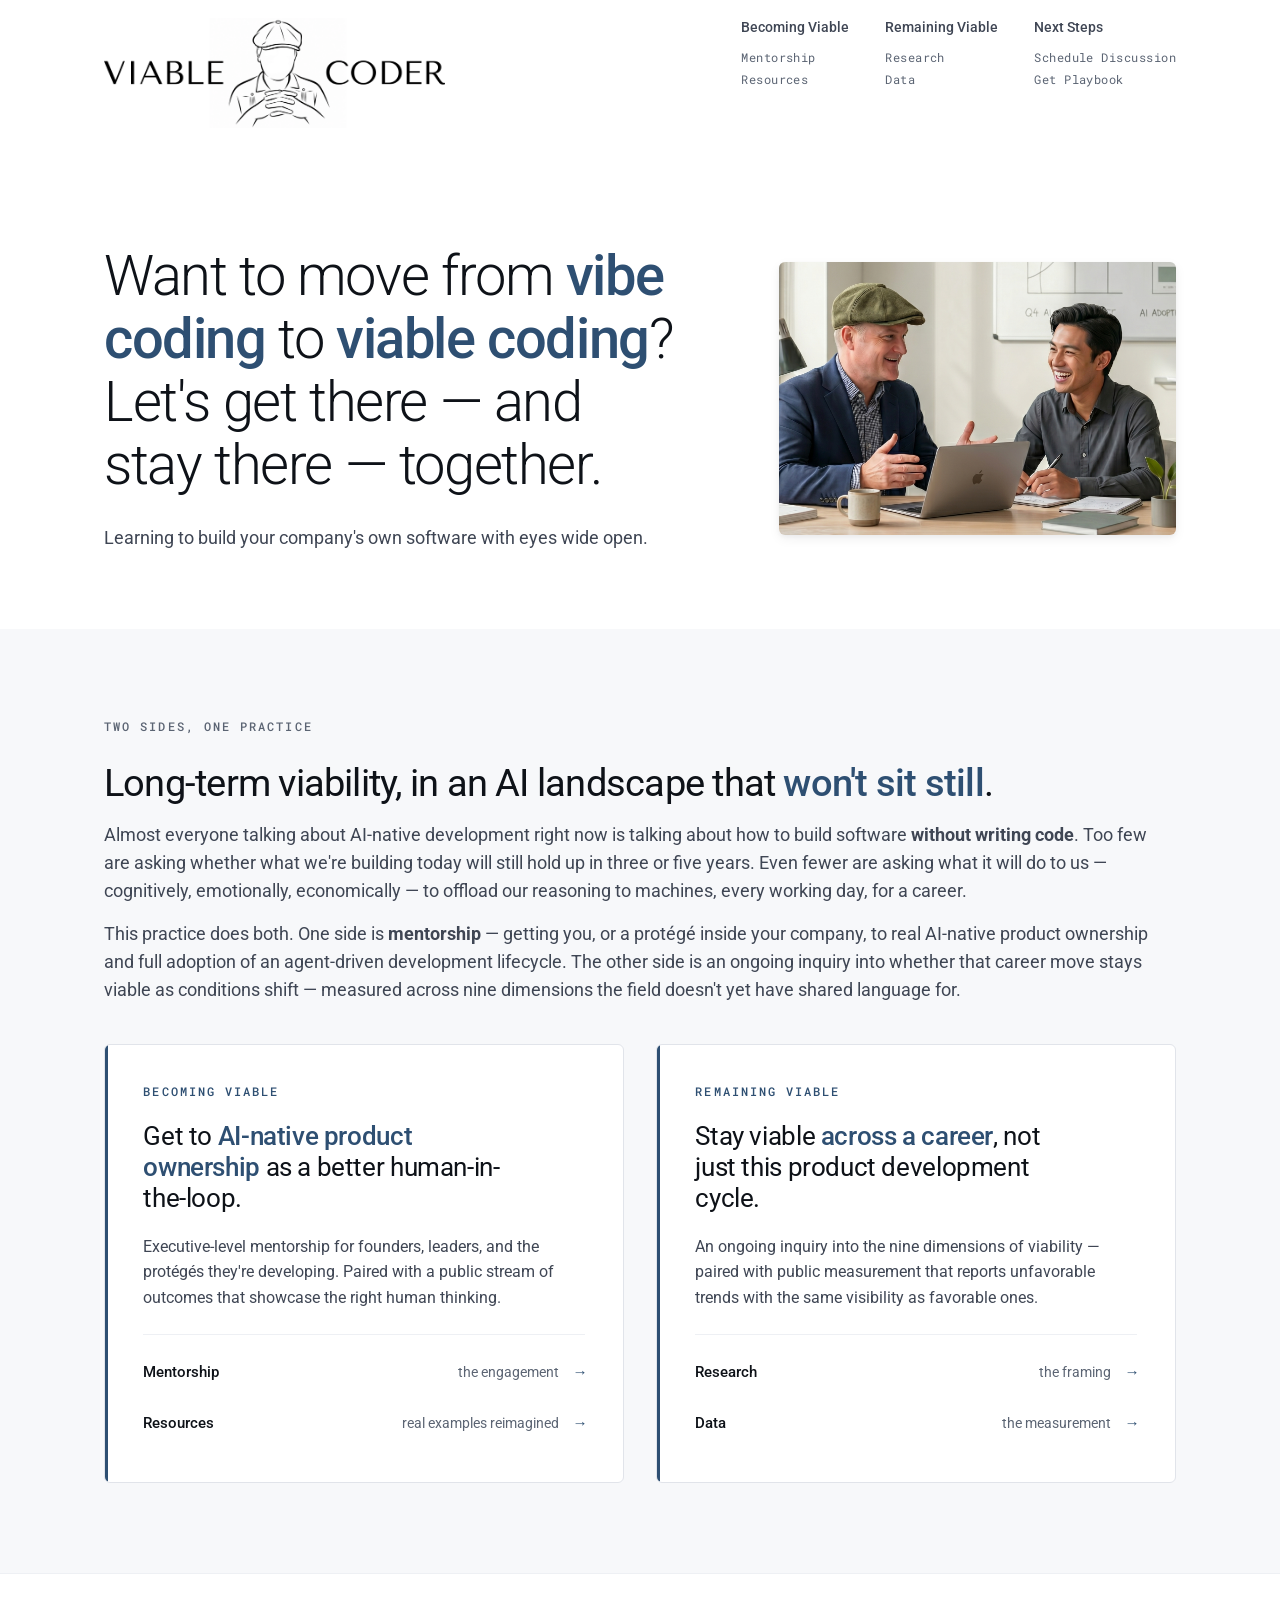
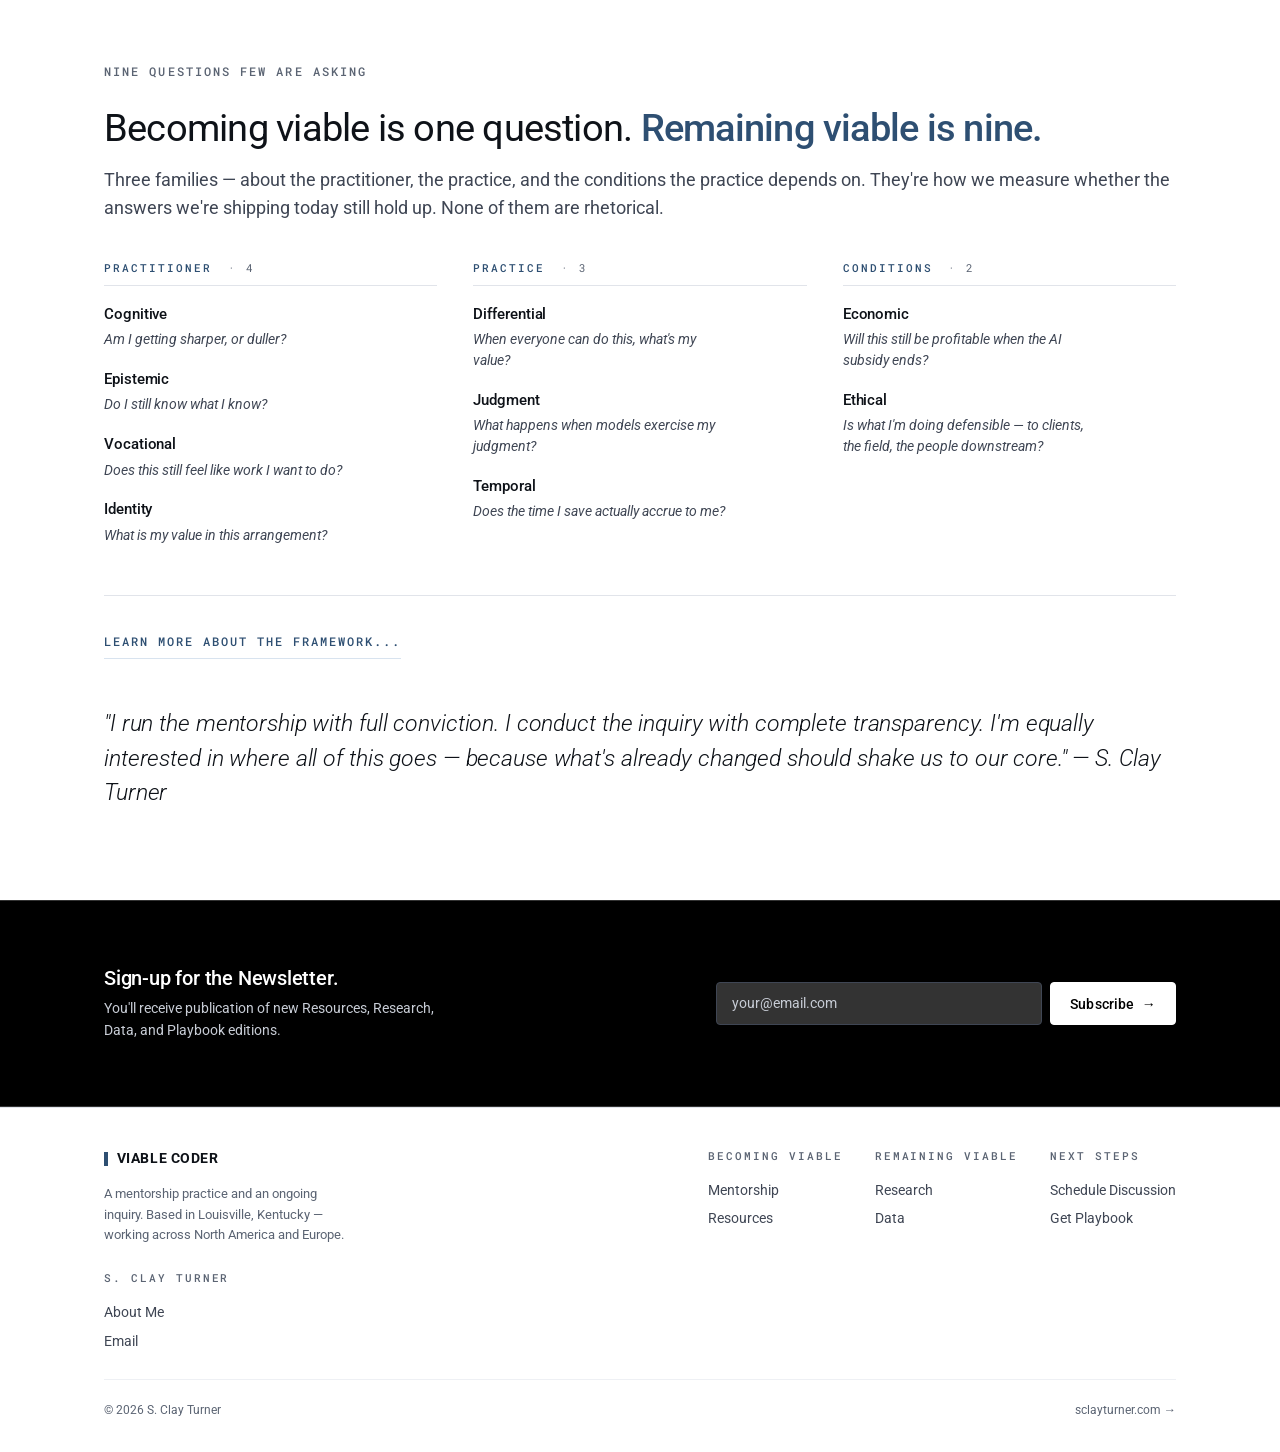
<file: website/public/index.html>
<!DOCTYPE html>
<html lang="en">
<head>
<meta charset="UTF-8">
<meta name="viewport" content="width=device-width, initial-scale=1.0">
<title>Viable Coder — From vibe coding to viable coding.</title>
<meta name="description" content="Want to move from vibe coding to viable coding? A mentorship practice and an ongoing inquiry from S. Clay Turner. Let's define what viable means — together.">

<meta property="og:title" content="Viable Coder — From vibe coding to viable coding.">
<meta property="og:description" content="A mentorship practice and an ongoing inquiry from S. Clay Turner. Let's define what viable means — together.">
<meta property="og:type" content="website">
<meta property="og:image" content="assets/clay-mentorship.jpg">
<meta name="twitter:card" content="summary_large_image">
<meta name="twitter:image" content="assets/clay-mentorship.jpg">

<link rel="preconnect" href="https://fonts.googleapis.com">
<link rel="preconnect" href="https://fonts.gstatic.com" crossorigin>
<link href="https://fonts.googleapis.com/css2?family=Roboto:wght@300;400;500;700&family=Roboto+Mono:wght@400;500&display=swap" rel="stylesheet">
<link rel="stylesheet" href="main.css?v=20260601">
</head>
<body>

<!-- NAV -->
<nav class="top">
  <div class="wrap">
    <div class="nav-row">
      <a href="index.html" class="wordmark" aria-label="Viable Coder — home">
        <img src="assets/viable-coder.png" alt="Viable Coder">
      </a>
      <button class="nav-toggle" type="button" aria-controls="nav-links" aria-expanded="false" aria-label="Open menu">
        <span class="nav-toggle-icon" aria-hidden="true"><span></span><span></span><span></span></span>
      </button>
      <div class="nav-links" id="nav-links">
        <div class="nav-col">
          <a href="becoming-viable.html" class="nav-top-link">Becoming Viable</a>
          <div class="nav-sub">
            <a href="mentorship.html">Mentorship</a>
            <a href="resources.html">Resources</a>
          </div>
        </div>
        <div class="nav-col">
          <a href="remaining-viable.html" class="nav-top-link">Remaining Viable</a>
          <div class="nav-sub">
            <a href="research.html">Research</a>
            <a href="data.html">Data</a>
          </div>
        </div>
        <div class="nav-col">
          <a href="next-steps.html" class="nav-top-link">Next Steps</a>
          <div class="nav-sub">
            <a href="https://calendly.com/sclayturner/advisory-session" target="_blank" rel="noopener">Schedule Discussion</a>
            <a href="playbook.html">Get Playbook</a>
          </div>
        </div>
      </div>
    </div>
  </div>
</nav>

<!-- HERO -->
<header class="q-hero">
  <div class="wrap">
    <div class="hero-grid">
      <div class="hero-text">
        <h1 class="question reveal delay-1">Want to move from <strong>vibe coding</strong> to <span class="accent">viable coding</span>? Let's get there — and stay there — together.</h1>
        <p class="sub reveal delay-2">Learning to build your company's own software with eyes wide open.</p>
      </div>
      <figure class="hero-media reveal delay-3">
        <img src="assets/clay-mentorship.jpg" alt="Clay mentoring a developer through an AI-native product roadmap" loading="eager">
      </figure>
    </div>
  </div>
</header>

<!-- § 01 — TWO SIDES, ONE PRACTICE -->
<section class="two-sides alt-bg">
  <div class="wrap">
    <div class="eyebrow reveal"><span class="num">01</span><span class="bar"></span> Two Sides, One Practice</div>
    <h2 class="section-title reveal">Long-term viability, in an AI landscape that <strong>won't sit still</strong>.</h2>
    <p class="lead reveal">Almost everyone talking about AI-native development right now is talking about how to build software <strong>without writing code</strong>. Too few are asking whether what we're building today will still hold up in three or five years. Even fewer are asking what it will do to us — cognitively, emotionally, economically — to offload our reasoning to machines, every working day, for a career.</p>
    <p class="lead reveal delay-1" style="margin-top: 1rem;">This practice does both. One side is <strong>mentorship</strong> — getting you, or a protégé inside your company, to real AI-native product ownership and full adoption of an agent-driven development lifecycle. The other side is an ongoing inquiry into whether that career move stays viable as conditions shift — measured across nine dimensions the field doesn't yet have shared language for.</p>

    <div class="faces-grid">
      <article class="face-card reveal">
        <span class="face-label">Becoming Viable</span>
        <h2>Get to <strong>AI-native product ownership</strong> as a better human-in-the-loop.</h2>
        <p>Executive-level mentorship for founders, leaders, and the protégés they're developing. Paired with a public stream of outcomes that showcase the right human thinking.</p>
        <div class="face-links">
          <a href="mentorship.html">
            <span>Mentorship</span>
            <span class="desc">the engagement</span>
            <span class="arrow">→</span>
          </a>
          <a href="resources.html">
            <span>Resources</span>
            <span class="desc">real examples reimagined</span>
            <span class="arrow">→</span>
          </a>
        </div>
      </article>

      <article class="face-card reveal delay-1">
        <span class="face-label">Remaining Viable</span>
        <h2>Stay viable <strong>across a career</strong>, not just this product development cycle.</h2>
        <p>An ongoing inquiry into the nine dimensions of viability — paired with public measurement that reports unfavorable trends with the same visibility as favorable ones.</p>
        <div class="face-links">
          <a href="research.html">
            <span>Research</span>
            <span class="desc">the framing</span>
            <span class="arrow">→</span>
          </a>
          <a href="data.html">
            <span>Data</span>
            <span class="desc">the measurement</span>
            <span class="arrow">→</span>
          </a>
        </div>
      </article>
    </div>
  </div>
</section>

<!-- § 02 — NINE QUESTIONS FEW ARE ASKING -->
<section class="dimensions-families-section">
  <div class="wrap">
    <div class="eyebrow reveal"><span class="num">02</span><span class="bar"></span> Nine Questions Few Are Asking</div>
    <h2 class="section-title reveal">Becoming viable is one question. <strong>Remaining viable is nine.</strong></h2>
    <p class="lead reveal">Three families — about the practitioner, the practice, and the conditions the practice depends on. They're how we measure whether the answers we're shipping today still hold up. None of them are rhetorical.</p>

    <div class="dimensions-families">
      <div class="dim-family reveal">
        <h4>Practitioner <span class="count">· 4</span></h4>
        <ul class="dim-list">
          <li>
            <span class="dim-name"><a href="remaining-viable.html#cognitive">Cognitive</a></span>
            <span class="dim-q">Am I getting sharper, or duller?</span>
          </li>
          <li>
            <span class="dim-name"><a href="remaining-viable.html#epistemic">Epistemic</a></span>
            <span class="dim-q">Do I still know what I know?</span>
          </li>
          <li>
            <span class="dim-name"><a href="remaining-viable.html#vocational">Vocational</a></span>
            <span class="dim-q">Does this still feel like work I want to do?</span>
          </li>
          <li>
            <span class="dim-name"><a href="remaining-viable.html#identity">Identity</a></span>
            <span class="dim-q">What is my value in this arrangement?</span>
          </li>
        </ul>
      </div>

      <div class="dim-family reveal delay-1">
        <h4>Practice <span class="count">· 3</span></h4>
        <ul class="dim-list">
          <li>
            <span class="dim-name"><a href="remaining-viable.html#differential">Differential</a></span>
            <span class="dim-q">When everyone can do this, what's my value?</span>
          </li>
          <li>
            <span class="dim-name"><a href="remaining-viable.html#judgment">Judgment</a></span>
            <span class="dim-q">What happens when models exercise my judgment?</span>
          </li>
          <li>
            <span class="dim-name"><a href="remaining-viable.html#temporal">Temporal</a></span>
            <span class="dim-q">Does the time I save actually accrue to me?</span>
          </li>
        </ul>
      </div>

      <div class="dim-family reveal delay-2">
        <h4>Conditions <span class="count">· 2</span></h4>
        <ul class="dim-list">
          <li>
            <span class="dim-name"><a href="remaining-viable.html#economic">Economic</a></span>
            <span class="dim-q">Will this still be profitable when the AI subsidy ends?</span>
          </li>
          <li>
            <span class="dim-name"><a href="remaining-viable.html#ethical">Ethical</a></span>
            <span class="dim-q">Is what I'm doing defensible — to clients, the field, the people downstream?</span>
          </li>
        </ul>
      </div>
    </div>

    <p class="explore-link reveal">
      <a href="remaining-viable.html">Learn more about the framework...</a>
    </p>

    <p class="practitioner-quote reveal">"I run the mentorship with full conviction. I conduct the inquiry with complete transparency. I'm equally interested in where all of this goes — because what's already changed should shake us to our core." — S. Clay Turner</p>
  </div>
</section>

<!-- NEWSLETTER -->
<section class="subscribe-band">
  <div class="wrap">
    <div class="sub-lede">
      <h3 class="reveal">Sign-up for the Newsletter.</h3>
      <p class="sub-note reveal">You'll receive publication of new Resources, Research, Data, and Playbook editions.</p>
    </div>
    <form class="subscribe-form reveal" action="https://buttondown.email/api/emails/embed-subscribe/viablecoder" method="post" target="popupwindow" onsubmit="window.open('https://buttondown.email/viablecoder', 'popupwindow')">
      <input type="email" name="email" placeholder="your@email.com" required>
      <button type="submit">Subscribe <span class="arrow">&rarr;</span></button>
    </form>
  </div>
</section>

<footer>
  <div class="wrap">
    <div>
      <a href="index.html" class="wordmark"><span class="bar"></span> VIABLE CODER</a>
      <p style="margin-top: 0.75rem; font-size: 0.8rem; color: var(--ink-3); max-width: 36ch;">A mentorship practice and an ongoing inquiry. Based in Louisville, Kentucky — working across North America and Europe.</p>
    </div>
    <div class="ft-col">
      <h5>Becoming Viable</h5>
      <a href="mentorship.html">Mentorship</a>
      <a href="resources.html">Resources</a>
    </div>
    <div class="ft-col">
      <h5>Remaining Viable</h5>
      <a href="research.html">Research</a>
      <a href="data.html">Data</a>
    </div>
    <div class="ft-col">
      <h5>Next Steps</h5>
      <a href="https://calendly.com/sclayturner/advisory-session" target="_blank" rel="noopener">Schedule Discussion</a>
      <a href="playbook.html">Get Playbook</a>
    </div>
    <div class="ft-col">
      <h5>S. Clay Turner</h5>
      <a href="about.html">About Me</a>
      <a href="mailto:clay@sclayturner.com">Email</a>
    </div>
    <div class="ft-bottom">
      <div>© <span id="year"></span> S. Clay Turner</div>
      <div><a href="https://sclayturner.com" target="_blank" rel="noopener">sclayturner.com →</a></div>
    </div>
  </div>
</footer>

<script src="main.js?v=20260529"></script>
</body>
</html>
</file>
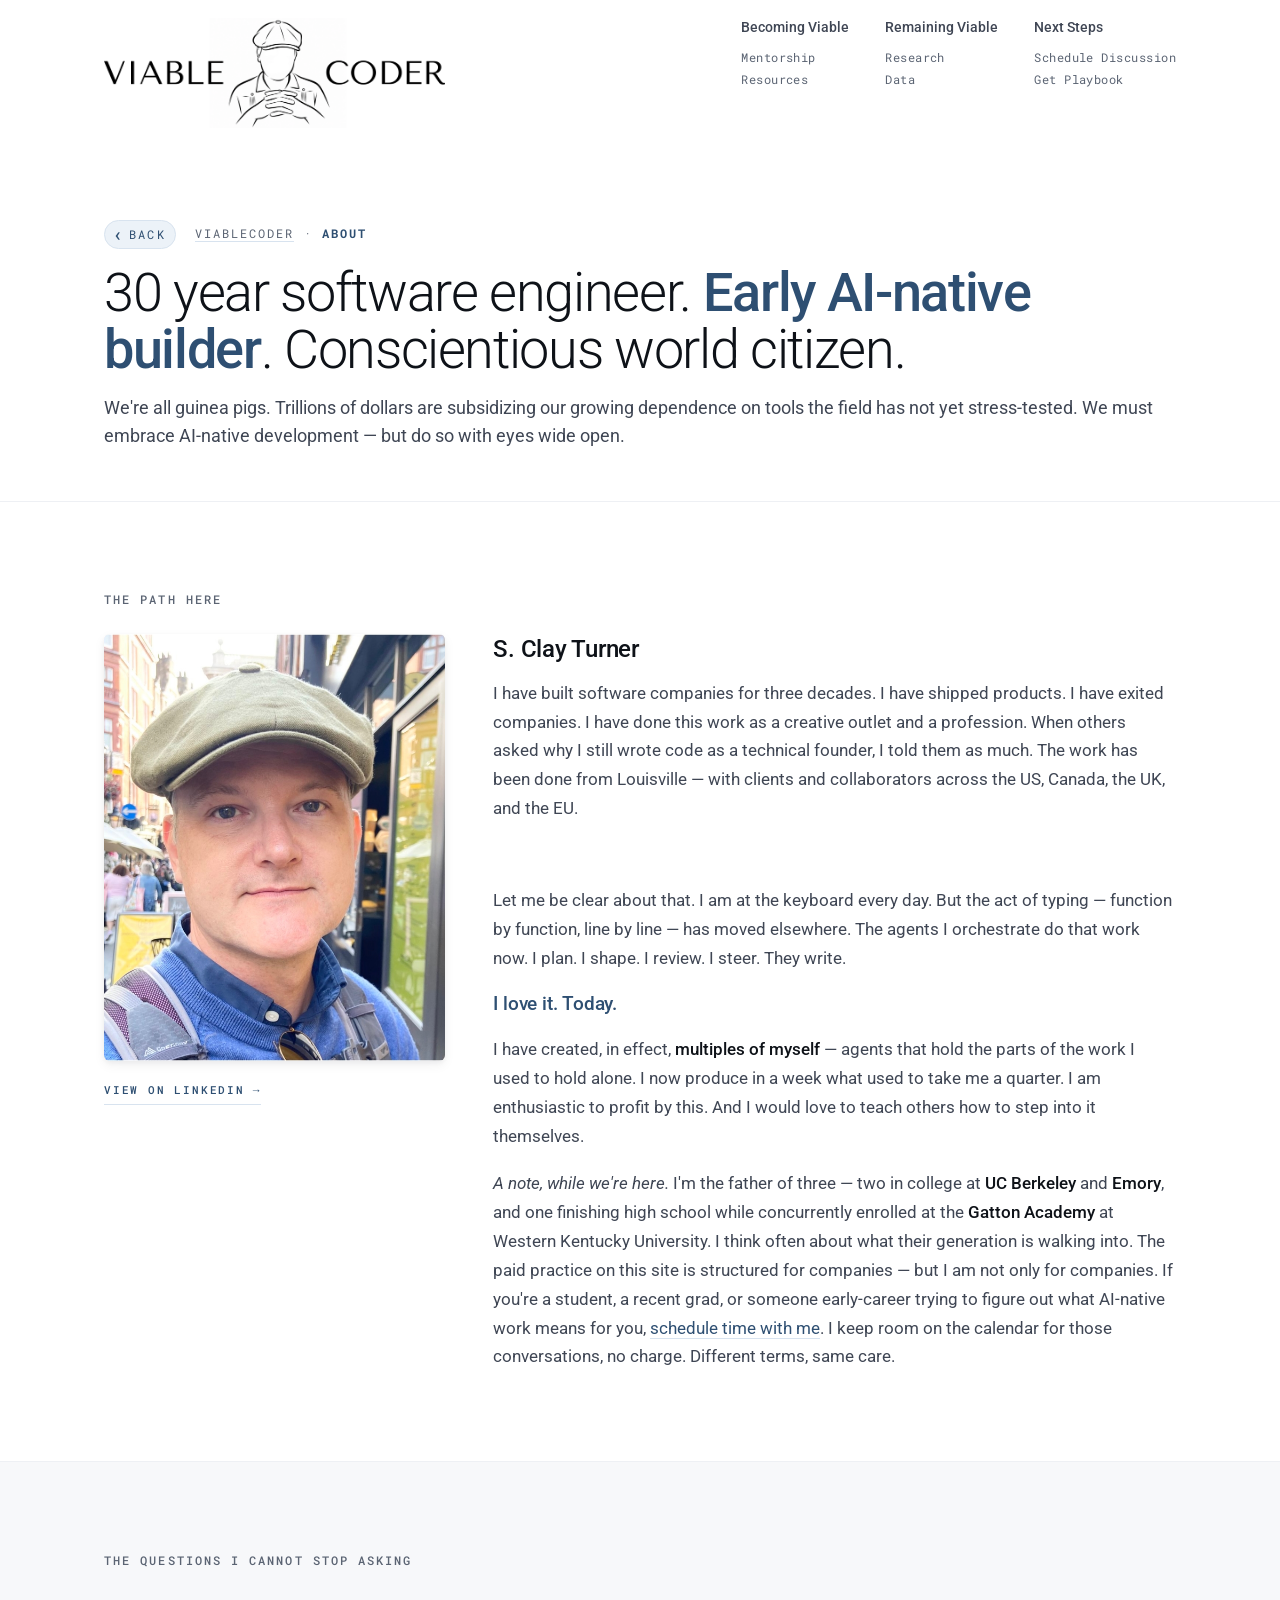
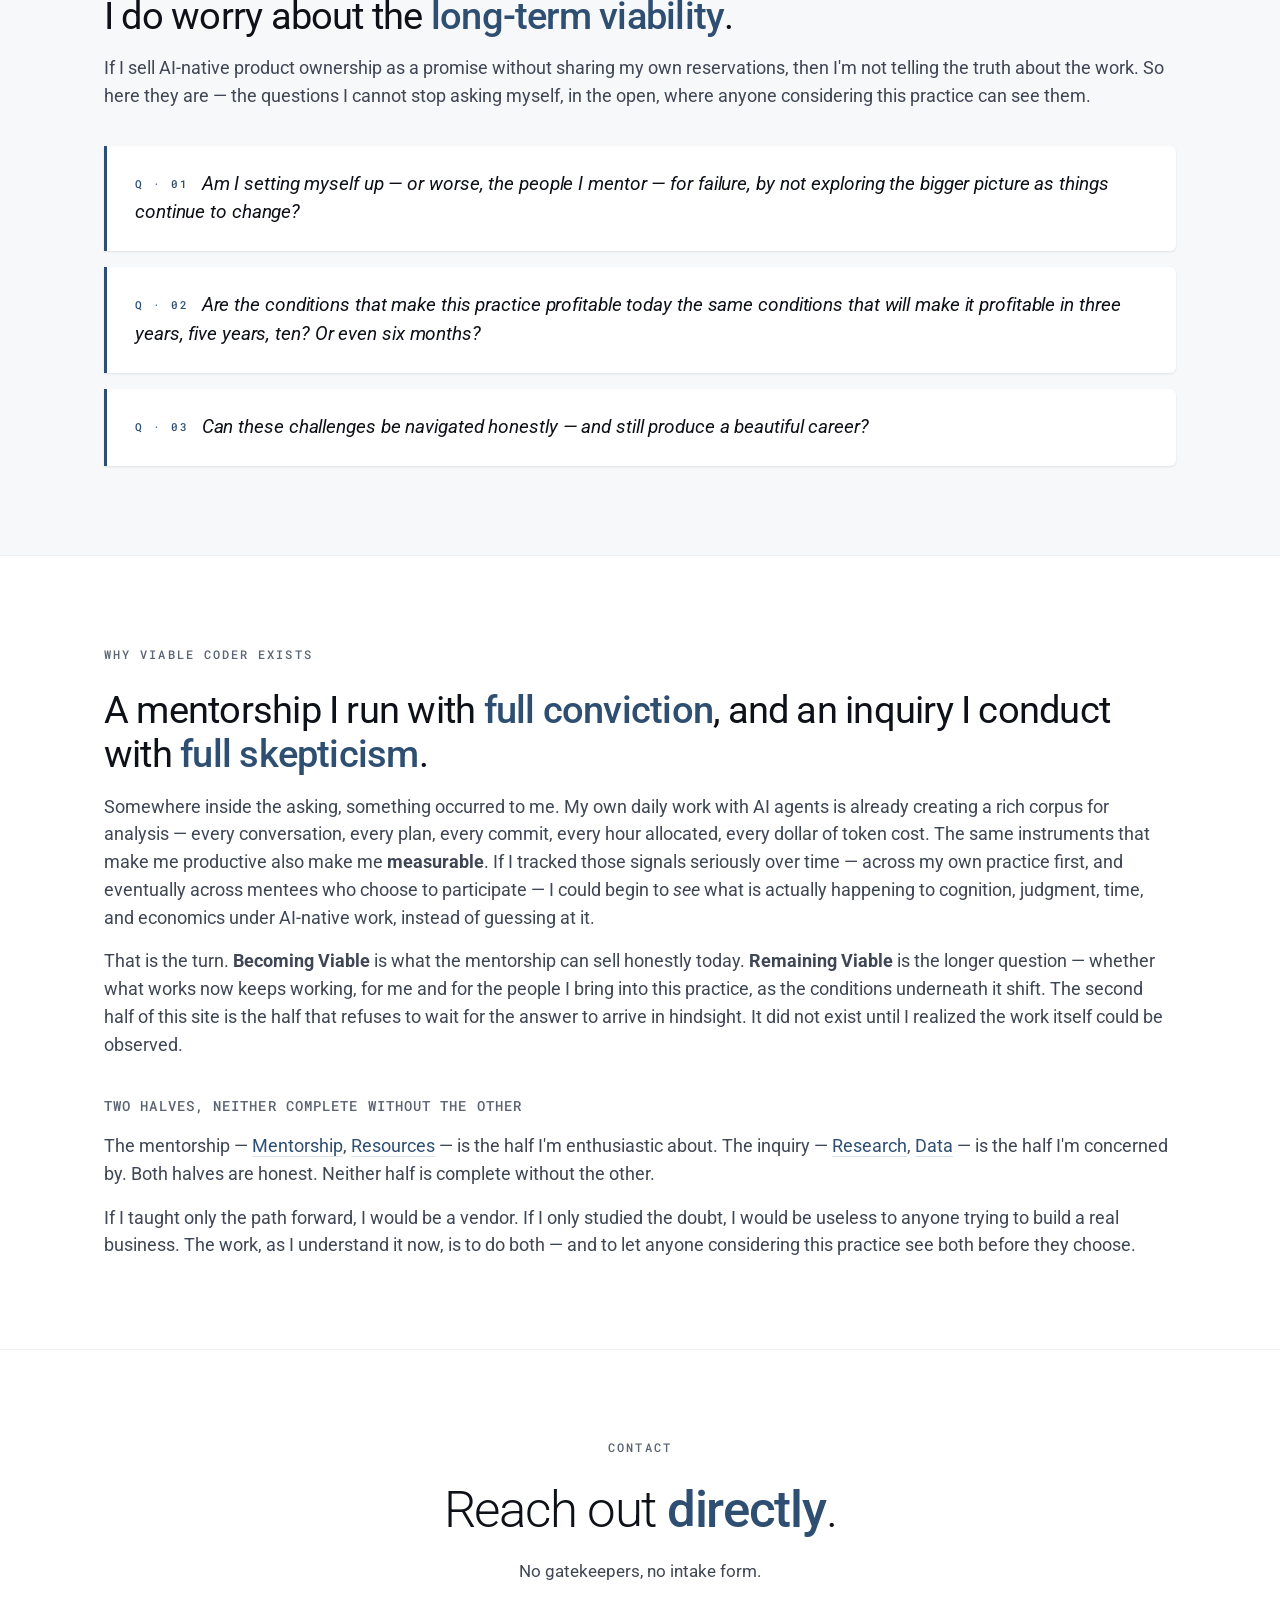
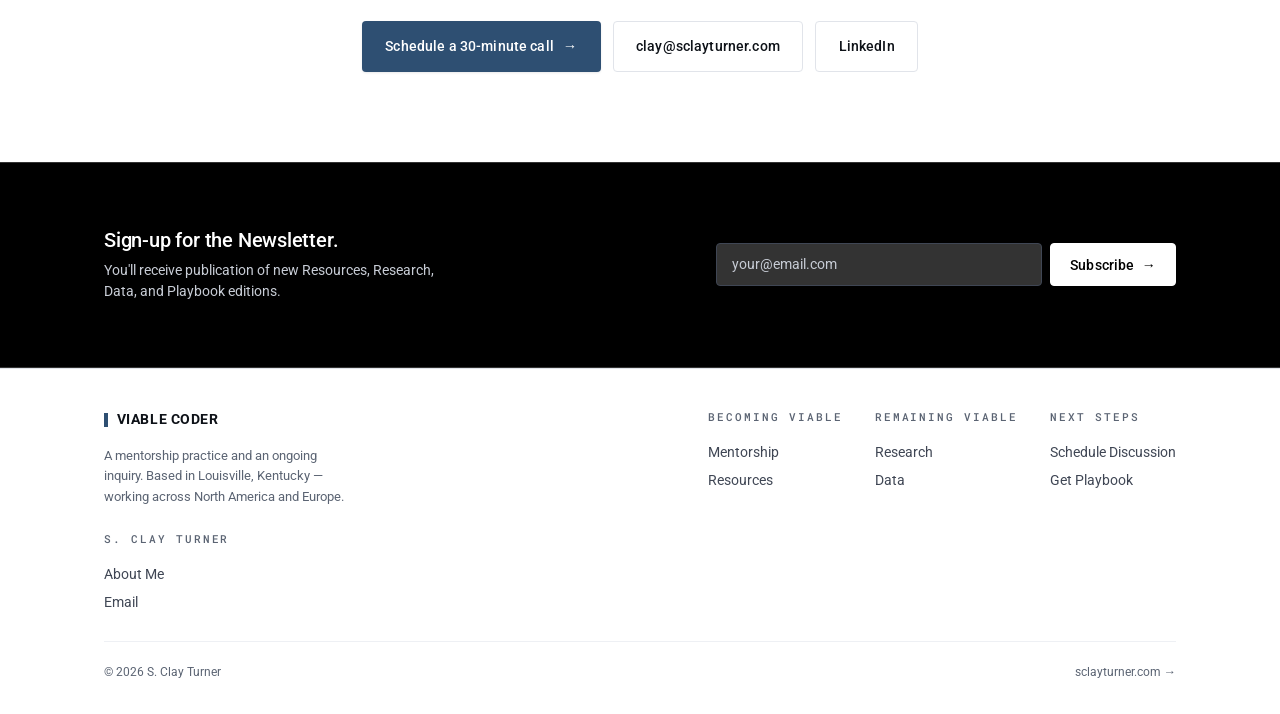
<file: website/public/about.html>
<!DOCTYPE html>
<html lang="en">
<head>
<meta charset="UTF-8">
<meta name="viewport" content="width=device-width, initial-scale=1.0">
<title>About — Viable Coder</title>
<meta name="description" content="S. Clay Turner — three decades building software companies. Currently technical co-founder of Soaring Titan and Maximum Automotive Intelligence.">

<link rel="preconnect" href="https://fonts.googleapis.com">
<link rel="preconnect" href="https://fonts.gstatic.com" crossorigin>
<link href="https://fonts.googleapis.com/css2?family=Roboto:wght@300;400;500;700&family=Roboto+Mono:wght@400;500&display=swap" rel="stylesheet">
<link rel="stylesheet" href="main.css?v=20260601">
</head>
<body>

<nav class="top">
  <div class="wrap">
    <div class="nav-row">
      <a href="index.html" class="wordmark" aria-label="Viable Coder — home">
        <img src="assets/viable-coder.png" alt="Viable Coder">
      </a>
      <button class="nav-toggle" type="button" aria-controls="nav-links" aria-expanded="false" aria-label="Open menu">
        <span class="nav-toggle-icon" aria-hidden="true"><span></span><span></span><span></span></span>
      </button>
      <div class="nav-links" id="nav-links">
        <div class="nav-col">
          <a href="becoming-viable.html" class="nav-top-link">Becoming Viable</a>
          <div class="nav-sub">
            <a href="mentorship.html">Mentorship</a>
            <a href="resources.html">Resources</a>
          </div>
        </div>
        <div class="nav-col">
          <a href="remaining-viable.html" class="nav-top-link">Remaining Viable</a>
          <div class="nav-sub">
            <a href="research.html">Research</a>
            <a href="data.html">Data</a>
          </div>
        </div>
        <div class="nav-col">
          <a href="next-steps.html" class="nav-top-link">Next Steps</a>
          <div class="nav-sub">
            <a href="https://calendly.com/sclayturner/advisory-session" target="_blank" rel="noopener">Schedule Discussion</a>
            <a href="playbook.html">Get Playbook</a>
          </div>
        </div>
      </div>
    </div>
  </div>
</nav>

<!-- PAGE BAND -->
<header class="page-band about-header">
  <div class="wrap">
    <div class="crumb reveal"><a href="index.html" class="crumb-back" aria-label="back to home"><span class="chevron">‹</span>BACK</a><a href="index.html">viablecoder</a> · <span class="accent">about</span></div>
    <h1 class="reveal delay-1">30 year software engineer. <strong>Early AI-native builder</strong>. Conscientious world citizen.</h1>
    <p class="kicker reveal delay-2">We're all guinea pigs. Trillions of dollars are subsidizing our growing dependence on tools the field has not yet stress-tested. We must embrace AI-native development — but do so with eyes wide open.</p>
  </div>
</header>

<!-- §1 — THE PATH HERE -->
<section>
  <div class="wrap">
    <div class="eyebrow reveal"><span class="num">01</span><span class="bar"></span> The Path Here</div>
    <div class="person-row" style="margin-top: 1.5rem; align-items: flex-start;">
      <div class="person-side reveal">
        <figure class="person-portrait">
          <img src="assets/clay-turner.jpg" alt="S. Clay Turner" loading="lazy">
        </figure>
        <a href="https://www.linkedin.com/in/sclayturner/" target="_blank" rel="noopener" class="profile-link">
          View on LinkedIn <span class="arrow">→</span>
        </a>
      </div>
      <div class="person-text narrative">
        <h3 class="reveal">S. Clay Turner</h3>
        <p class="reveal">I have built software companies for three decades. I have shipped products. I have exited companies. I have done this work as a creative outlet and a profession. When others asked why I still wrote code as a technical founder, I told them as much. The work has been done from Louisville — with clients and collaborators across the US, Canada, the UK, and the EU.</p>
        <p class="reveal"><span class="pull">In the last eighteen months, <strong>I stopped writing code.</strong></span></p>
        <p class="reveal">Let me be clear about that. I am at the keyboard every day. But the act of typing — function by function, line by line — has moved elsewhere. The agents I orchestrate do that work now. I plan. I shape. I review. I steer. They write.</p>
        <p class="reveal"><span class="pull"><strong>I love it. Today.</strong></span></p>
        <p class="reveal">I have created, in effect, <strong>multiples of myself</strong> — agents that hold the parts of the work I used to hold alone. I now produce in a week what used to take me a quarter. I am enthusiastic to profit by this. And I would love to teach others how to step into it themselves.</p>
        <p class="reveal"><em>A note, while we're here.</em> I'm the father of three — two in college at <strong>UC Berkeley</strong> and <strong>Emory</strong>, and one finishing high school while concurrently enrolled at the <strong>Gatton Academy</strong> at Western Kentucky University. I think often about what their generation is walking into. The paid practice on this site is structured for companies — but I am not only for companies. If you're a student, a recent grad, or someone early-career trying to figure out what AI-native work means for you, <a href="https://calendly.com/sclayturner/advisory-session" target="_blank" rel="noopener" style="color: var(--steel); border-bottom: 1px solid var(--steel-light);">schedule time with me</a>. I keep room on the calendar for those conversations, no charge. Different terms, same care.</p>
      </div>
    </div>
  </div>
</section>

<!-- §2 — THE QUESTIONS I CANNOT STOP ASKING -->
<section class="alt-bg">
  <div class="wrap">
    <div class="eyebrow reveal"><span class="num">02</span><span class="bar"></span> The Questions I Cannot Stop Asking</div>
    <h2 class="section-title reveal">I do worry about the <strong>long-term viability</strong>.</h2>
    <p class="lead reveal">If I sell AI-native product ownership as a promise without sharing my own reservations, then I'm not telling the truth about the work. So here they are — the questions I cannot stop asking myself, in the open, where anyone considering this practice can see them.</p>

    <div class="self-questions">
      <div class="self-question reveal">
        <span class="q-num">Q · 01</span>
        Am I setting myself up — or worse, the people I mentor — for failure, by not exploring the bigger picture as things continue to change?
      </div>
      <div class="self-question reveal delay-1">
        <span class="q-num">Q · 02</span>
        Are the conditions that make this practice profitable today the same conditions that will make it profitable in three years, five years, ten? Or even six months?
      </div>
      <div class="self-question reveal delay-2">
        <span class="q-num">Q · 03</span>
        Can these challenges be navigated honestly — and still produce a beautiful career?
      </div>
    </div>
  </div>
</section>

<!-- §3 — WHY VIABLE CODER EXISTS -->
<section>
  <div class="wrap">
    <div class="eyebrow reveal"><span class="num">03</span><span class="bar"></span> Why Viable Coder Exists</div>
    <h2 class="section-title reveal">A mentorship I run with <strong>full conviction</strong>, and an inquiry I conduct with <strong>full skepticism</strong>.</h2>
    <p class="lead reveal">Somewhere inside the asking, something occurred to me. My own daily work with AI agents is already creating a rich corpus for analysis — every conversation, every plan, every commit, every hour allocated, every dollar of token cost. The same instruments that make me productive also make me <strong>measurable</strong>. If I tracked those signals seriously over time — across my own practice first, and eventually across mentees who choose to participate — I could begin to <em>see</em> what is actually happening to cognition, judgment, time, and economics under AI-native work, instead of guessing at it.</p>
    <p class="lead reveal" style="margin-top: 1rem;">That is the turn. <strong>Becoming Viable</strong> is what the mentorship can sell honestly today. <strong>Remaining Viable</strong> is the longer question — whether what works now keeps working, for me and for the people I bring into this practice, as the conditions underneath it shift. The second half of this site is the half that refuses to wait for the answer to arrive in hindsight. It did not exist until I realized the work itself could be observed.</p>
    <h3 class="subhead reveal" style="margin-top: 2.5rem; font-family: var(--font-mono); font-size: 0.85rem; letter-spacing: 0.08em; text-transform: uppercase; color: var(--ink-3);">Two halves, neither complete without the other</h3>
    <p class="lead reveal" style="margin-top: 1rem;">The mentorship — <a href="mentorship.html" style="color: var(--steel); border-bottom: 1px solid var(--steel-light);">Mentorship</a>, <a href="resources.html" style="color: var(--steel); border-bottom: 1px solid var(--steel-light);">Resources</a> — is the half I'm enthusiastic about. The inquiry — <a href="research.html" style="color: var(--steel); border-bottom: 1px solid var(--steel-light);">Research</a>, <a href="data.html" style="color: var(--steel); border-bottom: 1px solid var(--steel-light);">Data</a> — is the half I'm concerned by. Both halves are honest. Neither half is complete without the other.</p>
    <p class="lead reveal" style="margin-top: 1rem;">If I taught only the path forward, I would be a vendor. If I only studied the doubt, I would be useless to anyone trying to build a real business. The work, as I understand it now, is to do both — and to let anyone considering this practice see both before they choose.</p>
  </div>
</section>

<!-- §5 — CONTACT -->
<section class="close">
  <div class="narrow">
    <div class="eyebrow reveal" style="justify-content: center;"><span class="num">04</span><span class="bar"></span> Contact</div>
    <h2 class="reveal">Reach out <span class="accent">directly</span>.</h2>
    <p class="reveal">No gatekeepers, no intake form.</p>
    <div class="ctas reveal">
      <a href="https://calendly.com/sclayturner/advisory-session" class="btn btn-primary" target="_blank" rel="noopener">
        Schedule a 30-minute call <span class="arrow">→</span>
      </a>
      <a href="mailto:clay@sclayturner.com" class="btn btn-ghost">clay@sclayturner.com</a>
      <a href="https://www.linkedin.com/in/sclayturner/" class="btn btn-ghost" target="_blank" rel="noopener">LinkedIn</a>
    </div>
  </div>
</section>

<!-- NEWSLETTER -->
<section class="subscribe-band">
  <div class="wrap">
    <div class="sub-lede">
      <h3 class="reveal">Sign-up for the Newsletter.</h3>
      <p class="sub-note reveal">You'll receive publication of new Resources, Research, Data, and Playbook editions.</p>
    </div>
    <form class="subscribe-form reveal" action="https://buttondown.email/api/emails/embed-subscribe/viablecoder" method="post" target="popupwindow" onsubmit="window.open('https://buttondown.email/viablecoder', 'popupwindow')">
      <input type="email" name="email" placeholder="your@email.com" required>
      <button type="submit">Subscribe <span class="arrow">&rarr;</span></button>
    </form>
  </div>
</section>

<footer>
  <div class="wrap">
    <div>
      <a href="index.html" class="wordmark"><span class="bar"></span> VIABLE CODER</a>
      <p style="margin-top: 0.75rem; font-size: 0.8rem; color: var(--ink-3); max-width: 36ch;">A mentorship practice and an ongoing inquiry. Based in Louisville, Kentucky — working across North America and Europe.</p>
    </div>
    <div class="ft-col">
      <h5>Becoming Viable</h5>
      <a href="mentorship.html">Mentorship</a>
      <a href="resources.html">Resources</a>
    </div>
    <div class="ft-col">
      <h5>Remaining Viable</h5>
      <a href="research.html">Research</a>
      <a href="data.html">Data</a>
    </div>
    <div class="ft-col">
      <h5>Next Steps</h5>
      <a href="https://calendly.com/sclayturner/advisory-session" target="_blank" rel="noopener">Schedule Discussion</a>
      <a href="playbook.html">Get Playbook</a>
    </div>
    <div class="ft-col">
      <h5>S. Clay Turner</h5>
      <a href="about.html">About Me</a>
      <a href="mailto:clay@sclayturner.com">Email</a>
    </div>
    <div class="ft-bottom">
      <div>© <span id="year"></span> S. Clay Turner</div>
      <div><a href="https://sclayturner.com" target="_blank" rel="noopener">sclayturner.com →</a></div>
    </div>
  </div>
</footer>

<script src="main.js?v=20260529"></script>
</body>
</html>
</file>
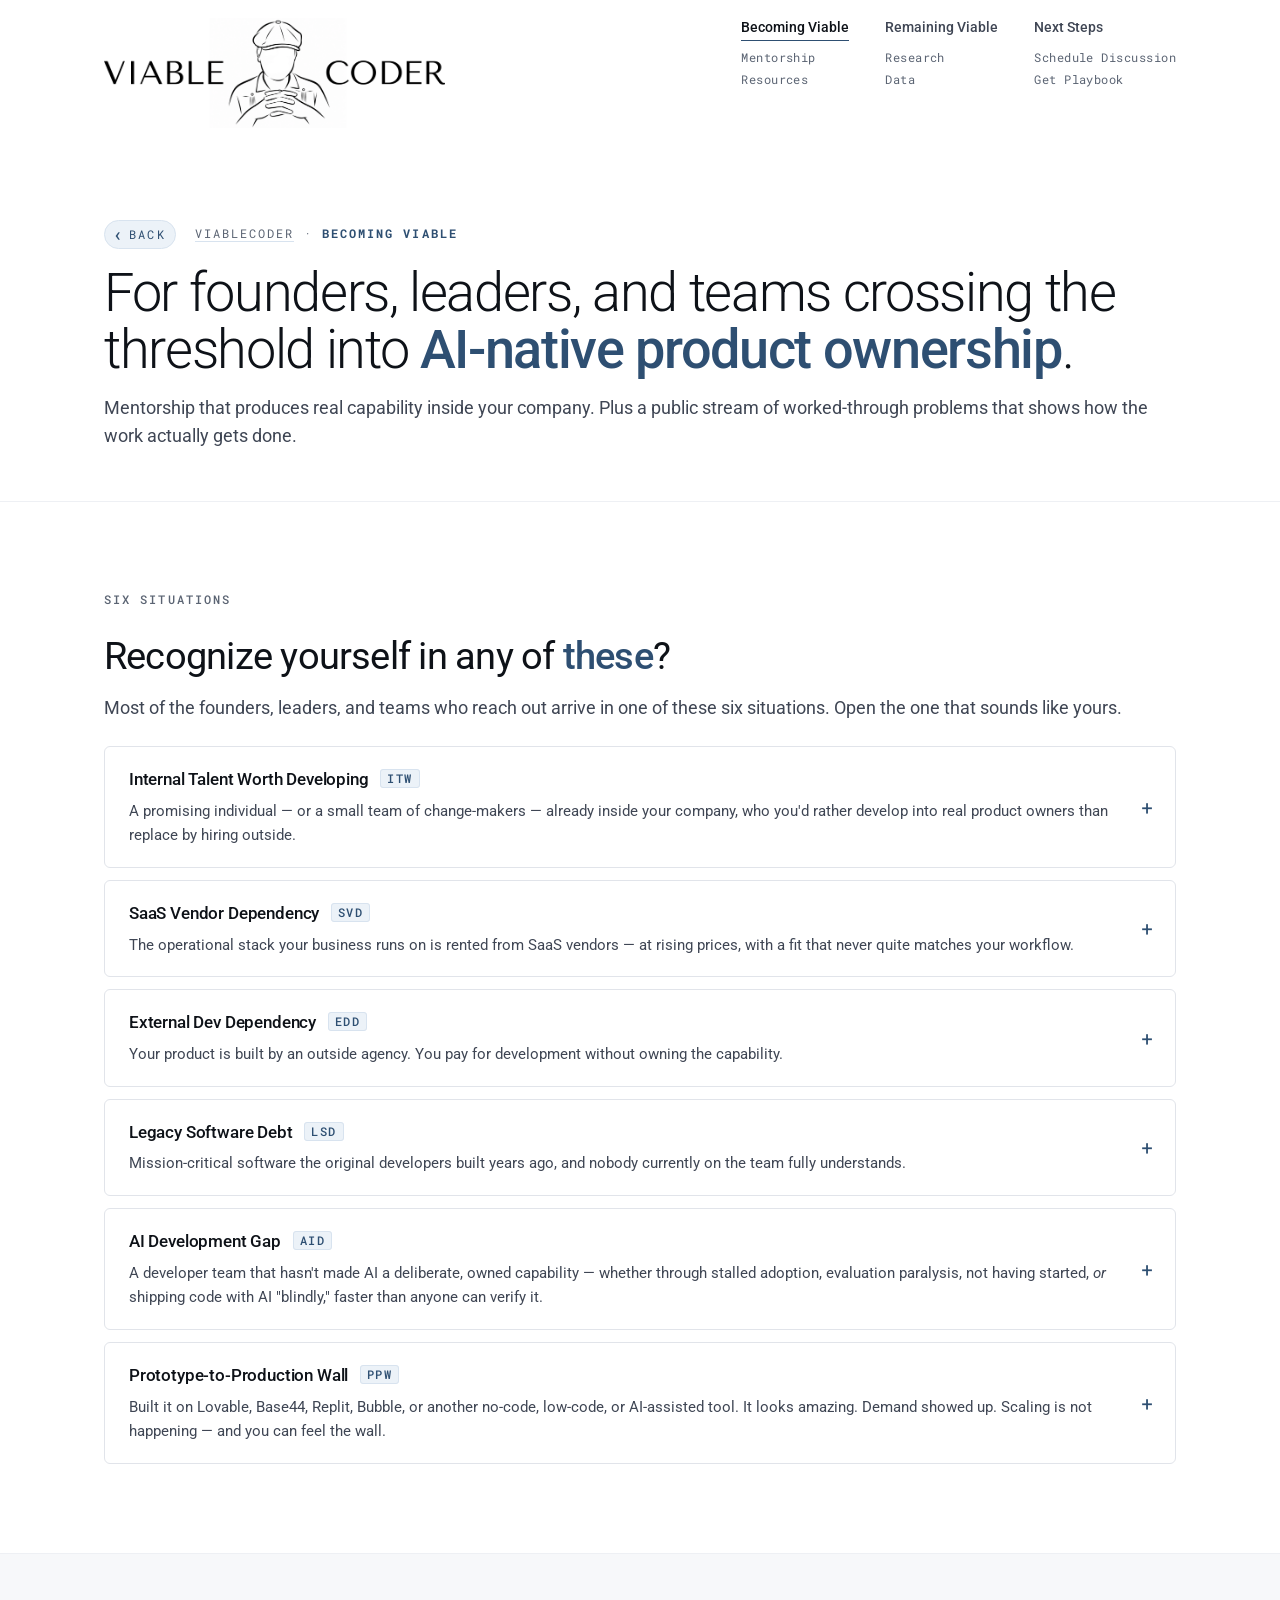
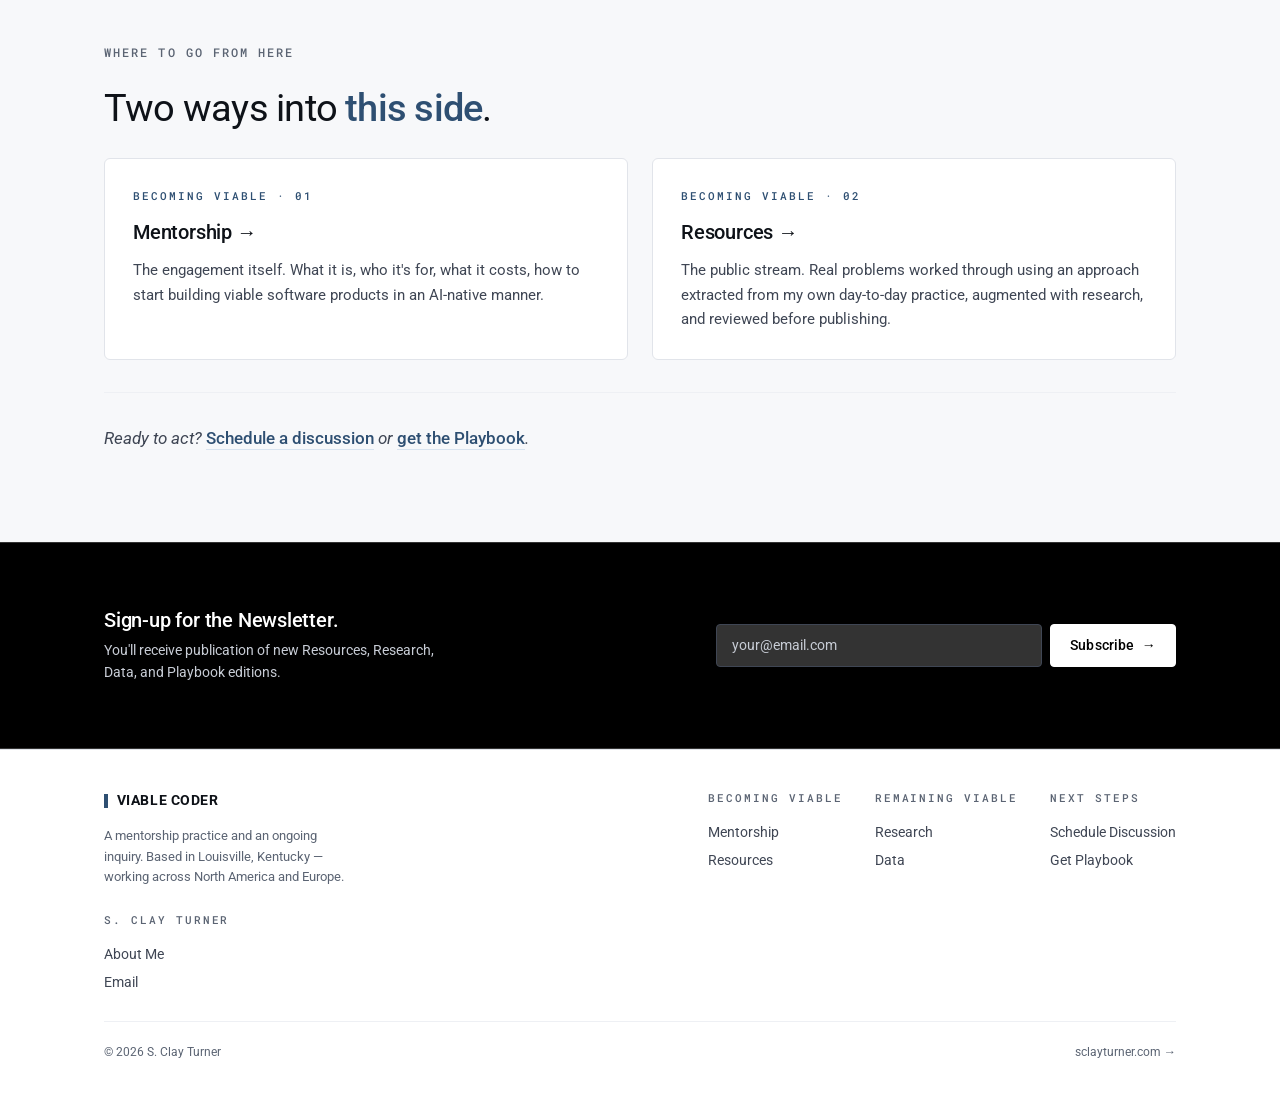
<file: website/public/becoming-viable.html>
<!DOCTYPE html>
<html lang="en">
<head>
<meta charset="UTF-8">
<meta name="viewport" content="width=device-width, initial-scale=1.0">
<title>Becoming Viable — Viable Coder</title>
<meta name="description" content="Mentorship and a public body of demonstration for founders, leaders, and teams crossing the threshold into AI-native product ownership.">

<link rel="preconnect" href="https://fonts.googleapis.com">
<link rel="preconnect" href="https://fonts.gstatic.com" crossorigin>
<link href="https://fonts.googleapis.com/css2?family=Roboto:wght@300;400;500;700&family=Roboto+Mono:wght@400;500&display=swap" rel="stylesheet">
<link rel="stylesheet" href="main.css?v=20260601">
</head>
<body>

<nav class="top">
  <div class="wrap">
    <div class="nav-row">
      <a href="index.html" class="wordmark" aria-label="Viable Coder — home">
        <img src="assets/viable-coder.png" alt="Viable Coder">
      </a>
      <button class="nav-toggle" type="button" aria-controls="nav-links" aria-expanded="false" aria-label="Open menu">
        <span class="nav-toggle-icon" aria-hidden="true"><span></span><span></span><span></span></span>
      </button>
      <div class="nav-links" id="nav-links">
        <div class="nav-col">
          <a href="becoming-viable.html" class="nav-top-link is-active">Becoming Viable</a>
          <div class="nav-sub">
            <a href="mentorship.html">Mentorship</a>
            <a href="resources.html">Resources</a>
          </div>
        </div>
        <div class="nav-col">
          <a href="remaining-viable.html" class="nav-top-link">Remaining Viable</a>
          <div class="nav-sub">
            <a href="research.html">Research</a>
            <a href="data.html">Data</a>
          </div>
        </div>
        <div class="nav-col">
          <a href="next-steps.html" class="nav-top-link">Next Steps</a>
          <div class="nav-sub">
            <a href="https://calendly.com/sclayturner/advisory-session" target="_blank" rel="noopener">Schedule Discussion</a>
            <a href="playbook.html">Get Playbook</a>
          </div>
        </div>
      </div>
    </div>
  </div>
</nav>

<!-- PAGE BAND -->
<header class="page-band">
  <div class="wrap">
    <div class="crumb reveal"><a href="index.html" class="crumb-back" aria-label="back to home"><span class="chevron">‹</span>BACK</a><a href="index.html">viablecoder</a> · <span class="accent">becoming viable</span></div>
    <h1 class="reveal delay-1">For founders, leaders, and teams crossing the threshold into <strong>AI-native product ownership</strong>.</h1>
    <p class="kicker reveal delay-2">Mentorship that produces real capability inside your company. Plus a public stream of worked-through problems that shows how the work actually gets done.</p>
  </div>
</header>

<!-- THE SIX ENTRY SHAPES -->
<section id="situations">
  <div class="wrap">
    <div class="eyebrow reveal"><span class="num">01</span><span class="bar"></span> Six Situations</div>
    <h2 class="section-title reveal">Recognize yourself in any of <strong>these</strong>?</h2>
    <p class="lead reveal">Most of the founders, leaders, and teams who reach out arrive in one of these six situations. Open the one that sounds like yours.</p>

    <div class="expand-list">
      <details class="expand-card reveal" id="ITW">
        <summary>
          <span class="title">Internal Talent Worth Developing <span class="code">ITW</span></span>
          <span class="summary-line">A promising individual — or a small team of change-makers — already inside your company, who you'd rather develop into real product owners than replace by hiring outside.</span>
        </summary>
        <div class="expand-body">
          <span class="field-label">The Situation</span>
          <p>You have seen something in this person — or in two or three of them. Maybe this one is in customer support and keeps proposing better workflows. Maybe one is in operations and built an internal tool with AI that actually works. Maybe it's a self-taught generalist who keeps finding ways to be useful in roles that didn't exist before. Sometimes it's a single standout. Sometimes it's a small group of change-makers — the handful who, if developed, would shift how your company actually builds. You don't want to lose them to a bigger company that develops talent faster, and you don't want to keep paying outside vendors when the right rawness to own the work is already on your payroll.</p>
          <span class="field-label">The Fear Underneath</span>
          <p class="fear">"I'll spend money on outside help again and still not have anyone internal who can own this. And eventually these people will leave because we didn't invest."</p>
          <span class="field-label">What You're After</span>
          <p>A multiplier on people you already trust. Capability that stays inside the company. A clear, structured path that doesn't require your employee — or your small bench — to disappear into a bootcamp or quit to attend a program. You want to be the leader who developed someone, or a handful of someones. That's a meaningful identity.</p>
        </div>
      </details>

      <details class="expand-card reveal" id="SVD">
        <summary>
          <span class="title">SaaS Vendor Dependency <span class="code">SVD</span></span>
          <span class="summary-line">The operational stack your business runs on is rented from SaaS vendors — at rising prices, with a fit that never quite matches your workflow.</span>
        </summary>
        <div class="expand-body">
          <span class="field-label">The Situation</span>
          <p>Your operational stack is a portfolio of monthly subscriptions — CRM, billing, support, analytics, workflow. Each solves a real problem. Each charges more this year than last. Each shapes your workflow rather than fitting it. You watch the line items grow and wonder when the math turns — when the rent on someone else's general-purpose product exceeds the cost of building exactly the tool your team needs. The 2026 "SaaSpocalypse" framing in the press makes it sound binary. In your business it's a question of which subscription, which year, and what would replace it.</p>
          <span class="field-label">The Fear Underneath</span>
          <p class="fear">"I'm paying premium prices for software that doesn't fit, locked in by switching costs that compound every quarter. The longer I wait, the more I owe to the lock-in."</p>
          <span class="field-label">What You're After</span>
          <p>A clear-eyed audit of which SaaS line items are insourceable now, which aren't, and what internal capability would have to exist to replace them. A staged path that doesn't require a "rip and replace" moment. The tailored fit and pricing leverage that comes from owning the tools you depend on.</p>
        </div>
      </details>

      <details class="expand-card reveal" id="EDD">
        <summary>
          <span class="title">External Dev Dependency <span class="code">EDD</span></span>
          <span class="summary-line">Your product is built by an outside agency. You pay for development without owning the capability.</span>
        </summary>
        <div class="expand-body">
          <span class="field-label">The Situation</span>
          <p>Your product lives at an outside shop. Every change is a negotiation. Every timeline is a hope. Every invoice is a small grief. The agency holds the keys, the context, and increasingly, the power. You built the company; someone else owns the engine.</p>
          <span class="field-label">The Fear Underneath</span>
          <p class="fear">"I don't actually own my product. If this vendor relationship ends, I have nothing."</p>
          <span class="field-label">What You're After</span>
          <p>Control. Leverage. Sovereignty. The ability to say "we'll handle that internally" and mean it. To stop discovering pricing changes in invoices. To know — for the first time — what's possible without asking permission.</p>
        </div>
      </details>

      <details class="expand-card reveal" id="LSD">
        <summary>
          <span class="title">Legacy Software Debt <span class="code">LSD</span></span>
          <span class="summary-line">Mission-critical software the original developers built years ago, and nobody currently on the team fully understands.</span>
        </summary>
        <div class="expand-body">
          <span class="field-label">The Situation</span>
          <p>The software runs your business. It works, mostly. But every change request feels riskier than it should. The team maintaining it inherited it from people who left. The documentation is partial. The knowledge is lossy. Every quarter brings a new "we should probably modernize this" conversation that gets tabled because the path forward is unclear and the risk of getting it wrong is enormous.</p>
          <span class="field-label">The Fear Underneath</span>
          <p class="fear">"This codebase is a liability and nobody can touch it without breaking something. Eventually it will fail in a way we can't fix."</p>
          <span class="field-label">What You're After</span>
          <p>First: stability. Second: an honest assessment of what you actually have, what's realistic to keep, and what isn't. Third: a path forward that doesn't require ripping everything out and starting over. You want clarity before action.</p>
        </div>
      </details>

      <details class="expand-card reveal" id="AID">
        <summary>
          <span class="title">AI Development Gap <span class="code">AID</span></span>
          <span class="summary-line">A developer team that hasn't made AI a deliberate, owned capability — whether through stalled adoption, evaluation paralysis, not having started, <em>or</em> shipping code with AI "blindly," faster than anyone can verify it.</span>
        </summary>
        <div class="expand-body">
          <span class="field-label">The Situation</span>
          <p>The gap shows up in two shapes, sometimes both in the same organization. The first is the team that hasn't moved. You have developers. Some bought Copilot seats. Some tried Cursor. Some haven't seriously evaluated any of it. None of you are operating AI-native — none of you are working meaningfully differently than you did three years ago. Meanwhile, every week brings another LinkedIn post from a competitor claiming 10x gains. You can't tell if those posts are real, exaggerated, or true and yours is the problem. You feel behind and don't know how far.</p>
          <p>The second shape is the opposite-looking team that turns out to have the same gap. AI is producing plenty of working code. PRs land fast. The team looks like it's adopted. But you fear — and you're right to — that the code is being shipped without anyone fully verifying or explaining it. Velocity is up. Standing behind what shipped is down. Either way, AI is not yet an <em>owned capability</em>: either you haven't taken it up, or you've taken it up without owning the half that matters.</p>
          <span class="field-label">The Fear Underneath</span>
          <p class="fear">"We're either falling behind in a way we can't measure, or we're racing ahead in a way we can't answer for. By the time either one shows up — in our financials, or in a customer-facing failure — it'll be too late."</p>
          <span class="field-label">What You're After</span>
          <p>Competitive parity first. Genuine advantage second. You want someone who can look at your team — whichever shape you're in — and say, with credibility, "here's what's actually possible, here's what isn't, and here's what we'd need to change so you own the capability, not just the output." You are exhausted by hype and starved for honest specifics.</p>
        </div>
      </details>

      <details class="expand-card reveal" id="PPW">
        <summary>
          <span class="title">Prototype-to-Production Wall <span class="code">PPW</span></span>
          <span class="summary-line">Built it on Lovable, Base44, Replit, Bubble, or another no-code, low-code, or AI-assisted tool. It looks amazing. Demand showed up. Scaling is not happening — and you can feel the wall.</span>
        </summary>
        <div class="expand-body">
          <span class="field-label">The Situation</span>
          <p>You went into this thinking the new tools had removed the engineering time and cost from the equation. And in a way, they had. You built it — often in days or weeks, not months. It looks amazing. Real users showed up. Maybe revenue. Maybe enough revenue to quit your day job. And now you're staring at the gap between your Lovable build, your Base44 app, your Replit-spun service, or your Cursor-vibe-coded thing and what it would actually take to serve 10x the users, integrate with real systems, pass a security review, or be acquired. The prototype was the easy part. The thing underneath wasn't built to hold. You feel both proud and exposed.</p>
          <span class="field-label">The Fear Underneath</span>
          <p class="fear">"What I built isn't real. I'm one outage, one security question, one big customer away from being exposed."</p>
          <span class="field-label">What You're After</span>
          <p>Legitimacy. The transformation from "I made a thing" to "I run a software business." You want to keep the speed you discovered but stop feeling like an imposter. A path that doesn't require throwing it all away and starting over with a traditional team.</p>
        </div>
      </details>
    </div>
  </div>
</section>

<!-- TWO ENTRANCES -->
<section class="alt-bg">
  <div class="wrap">
    <div class="eyebrow reveal"><span class="num">02</span><span class="bar"></span> Where to Go from Here</div>
    <h2 class="section-title reveal">Two ways into <strong>this side</strong>.</h2>

    <div class="entrances-grid">
      <a class="entrance-card reveal" href="mentorship.html">
        <span class="entrance-label">Becoming Viable · 01</span>
        <h3><span>Mentorship</span> <span class="arrow">→</span></h3>
        <p>The engagement itself. What it is, who it's for, what it costs, how to start building viable software products in an AI-native manner.</p>
      </a>
      <a class="entrance-card reveal delay-1" href="resources.html">
        <span class="entrance-label">Becoming Viable · 02</span>
        <h3><span>Resources</span> <span class="arrow">→</span></h3>
        <p>The public stream. Real problems worked through using an approach extracted from my own day-to-day practice, augmented with research, and reviewed before publishing.</p>
      </a>
    </div>

    <p class="soft-line reveal" style="margin-top: 2rem;">Ready to act? <a href="https://calendly.com/sclayturner/advisory-session" target="_blank" rel="noopener">Schedule a discussion</a> or <a href="playbook.html">get the Playbook</a>.</p>
  </div>
</section>

<!-- NEWSLETTER -->
<section class="subscribe-band">
  <div class="wrap">
    <div class="sub-lede">
      <h3 class="reveal">Sign-up for the Newsletter.</h3>
      <p class="sub-note reveal">You'll receive publication of new Resources, Research, Data, and Playbook editions.</p>
    </div>
    <form class="subscribe-form reveal" action="https://buttondown.email/api/emails/embed-subscribe/viablecoder" method="post" target="popupwindow" onsubmit="window.open('https://buttondown.email/viablecoder', 'popupwindow')">
      <input type="email" name="email" placeholder="your@email.com" required>
      <button type="submit">Subscribe <span class="arrow">&rarr;</span></button>
    </form>
  </div>
</section>

<footer>
  <div class="wrap">
    <div>
      <a href="index.html" class="wordmark"><span class="bar"></span> VIABLE CODER</a>
      <p style="margin-top: 0.75rem; font-size: 0.8rem; color: var(--ink-3); max-width: 36ch;">A mentorship practice and an ongoing inquiry. Based in Louisville, Kentucky — working across North America and Europe.</p>
    </div>
    <div class="ft-col">
      <h5>Becoming Viable</h5>
      <a href="mentorship.html">Mentorship</a>
      <a href="resources.html">Resources</a>
    </div>
    <div class="ft-col">
      <h5>Remaining Viable</h5>
      <a href="research.html">Research</a>
      <a href="data.html">Data</a>
    </div>
    <div class="ft-col">
      <h5>Next Steps</h5>
      <a href="https://calendly.com/sclayturner/advisory-session" target="_blank" rel="noopener">Schedule Discussion</a>
      <a href="playbook.html">Get Playbook</a>
    </div>
    <div class="ft-col">
      <h5>S. Clay Turner</h5>
      <a href="about.html">About Me</a>
      <a href="mailto:clay@sclayturner.com">Email</a>
    </div>
    <div class="ft-bottom">
      <div>© <span id="year"></span> S. Clay Turner</div>
      <div><a href="https://sclayturner.com" target="_blank" rel="noopener">sclayturner.com →</a></div>
    </div>
  </div>
</footer>

<script src="main.js?v=20260529"></script>
</body>
</html>
</file>
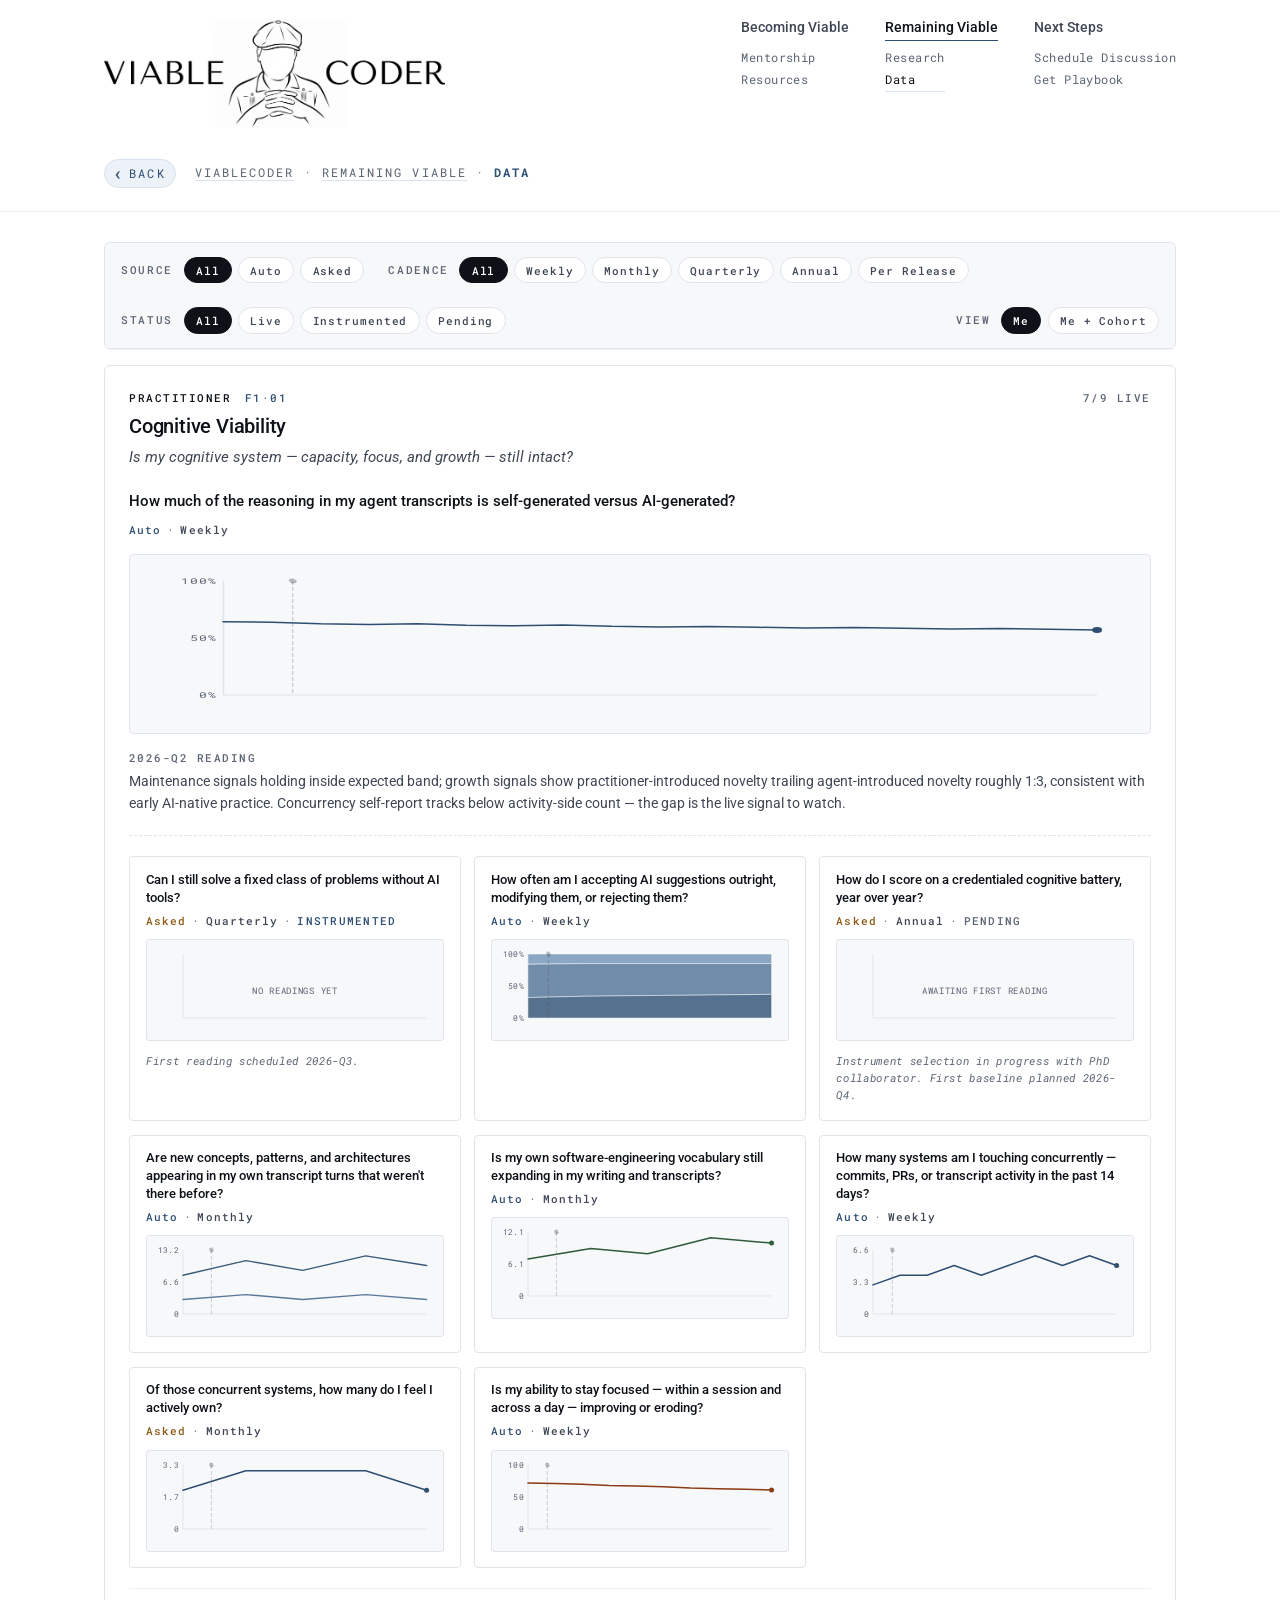
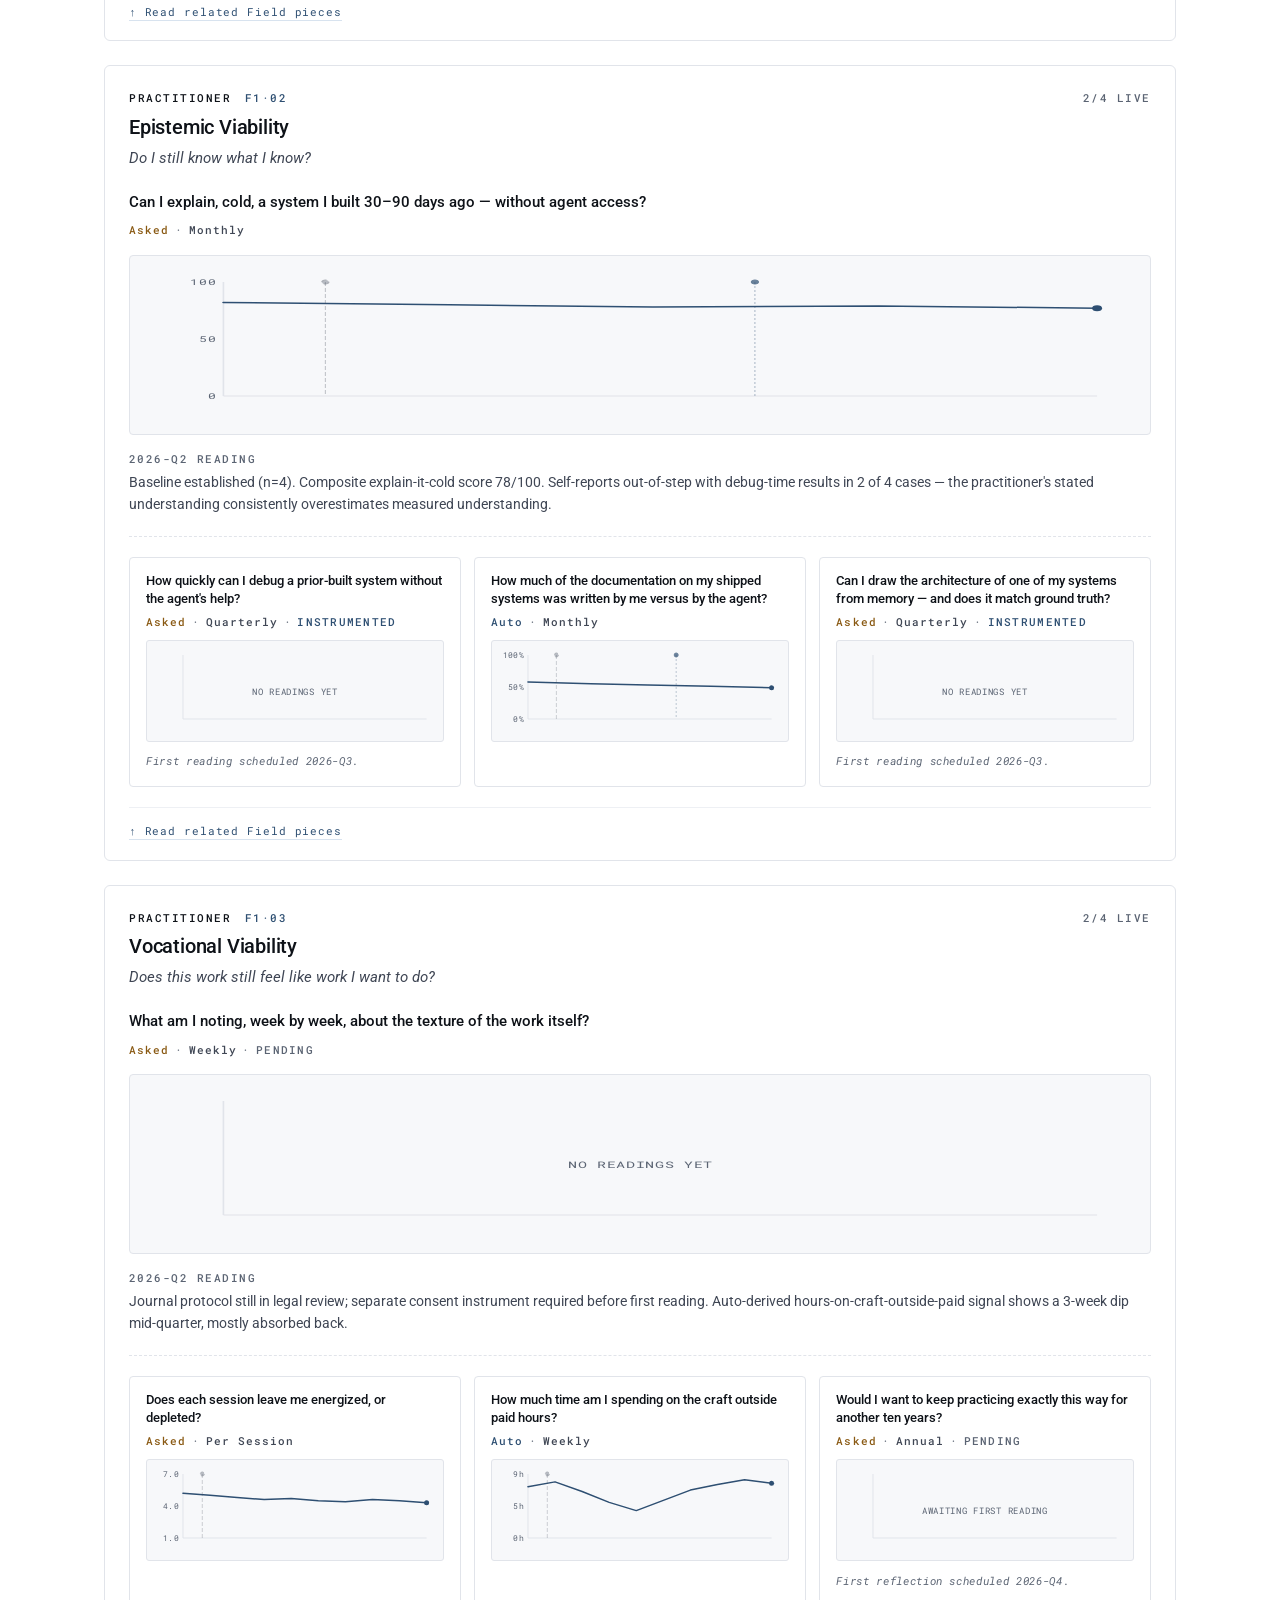
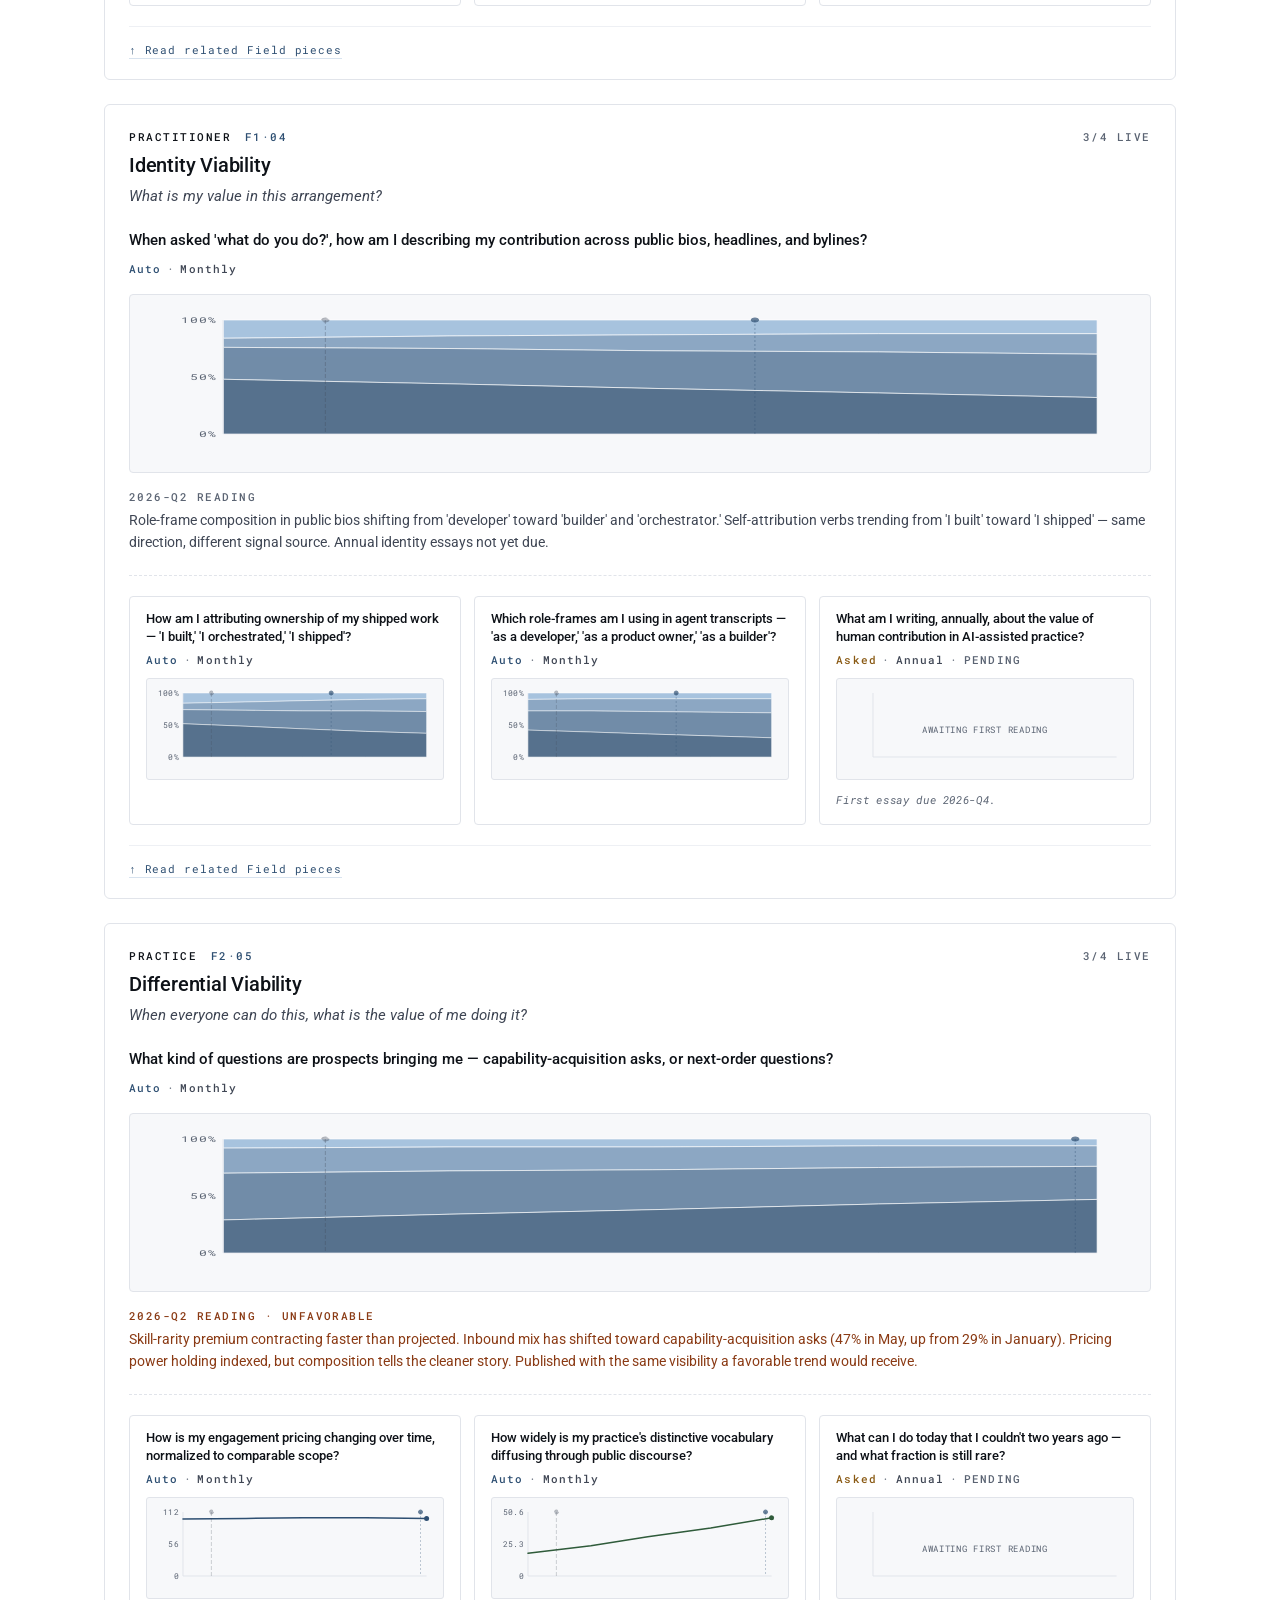
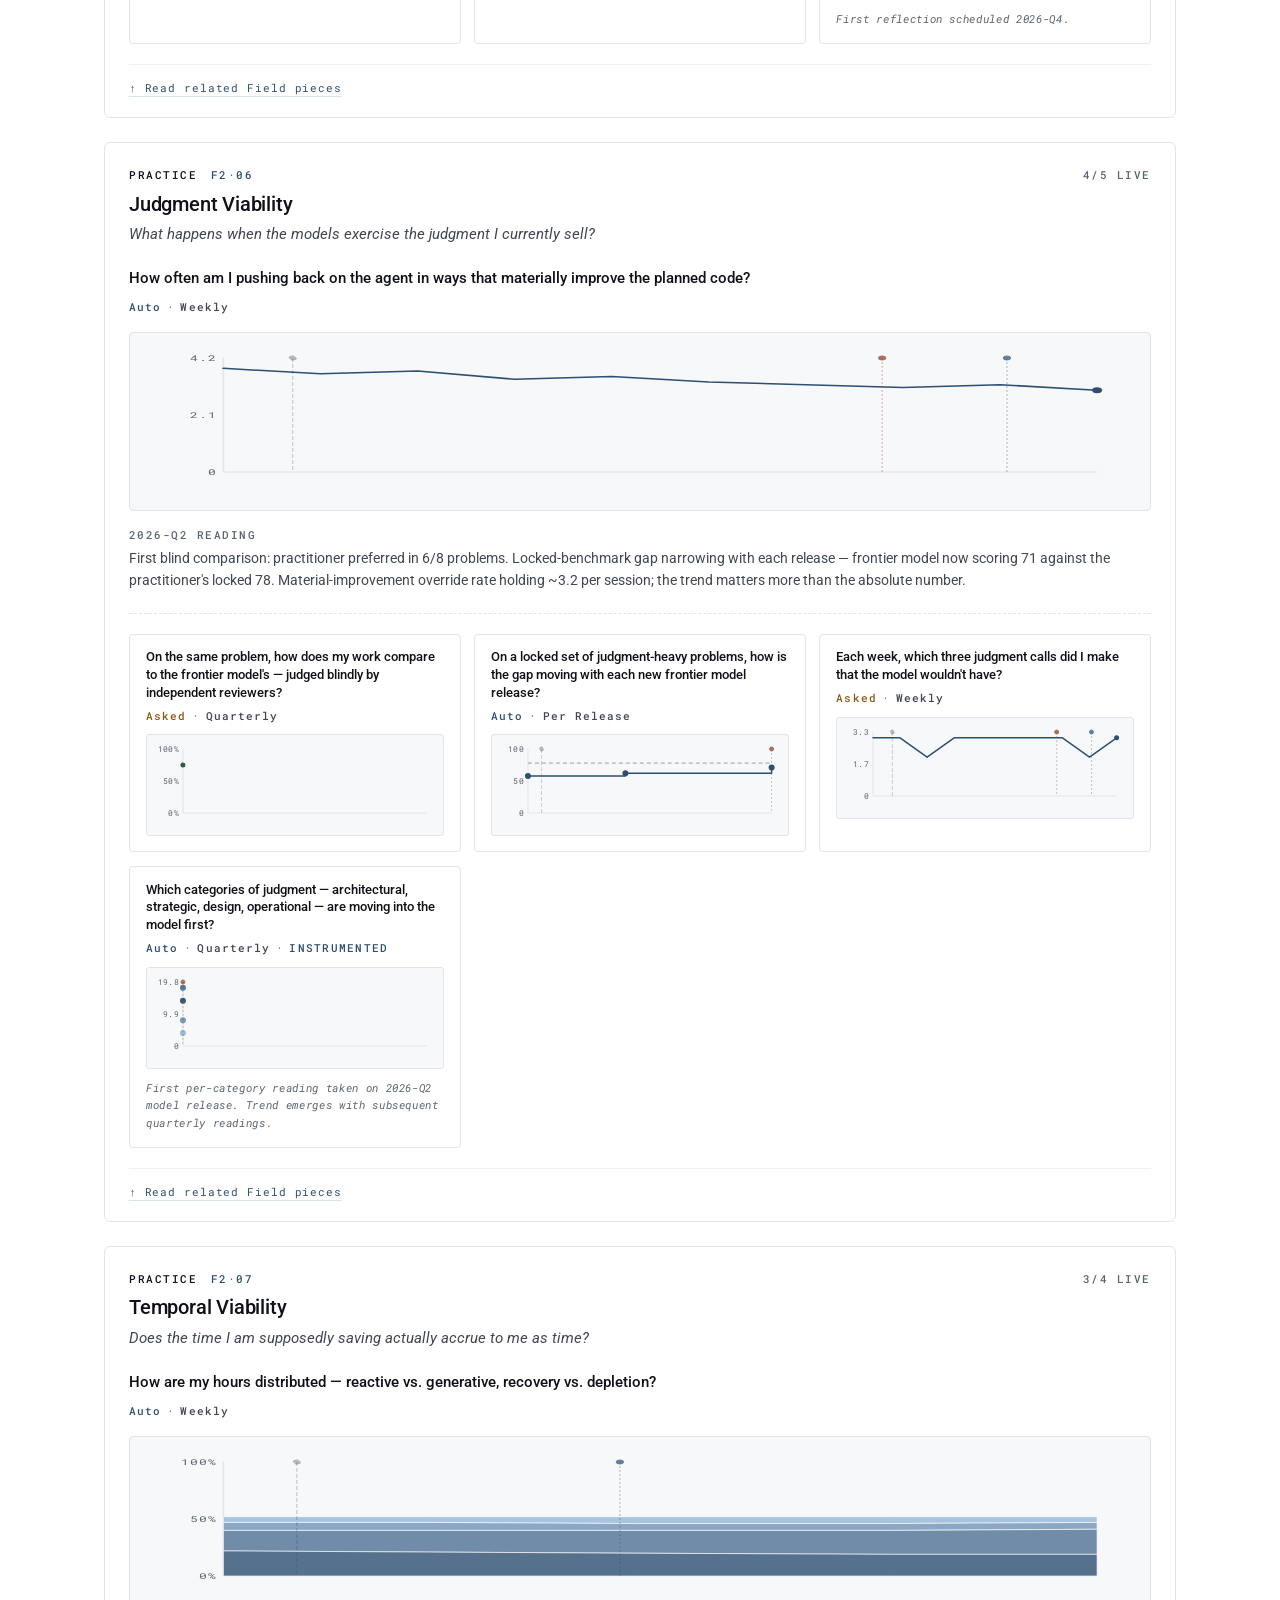
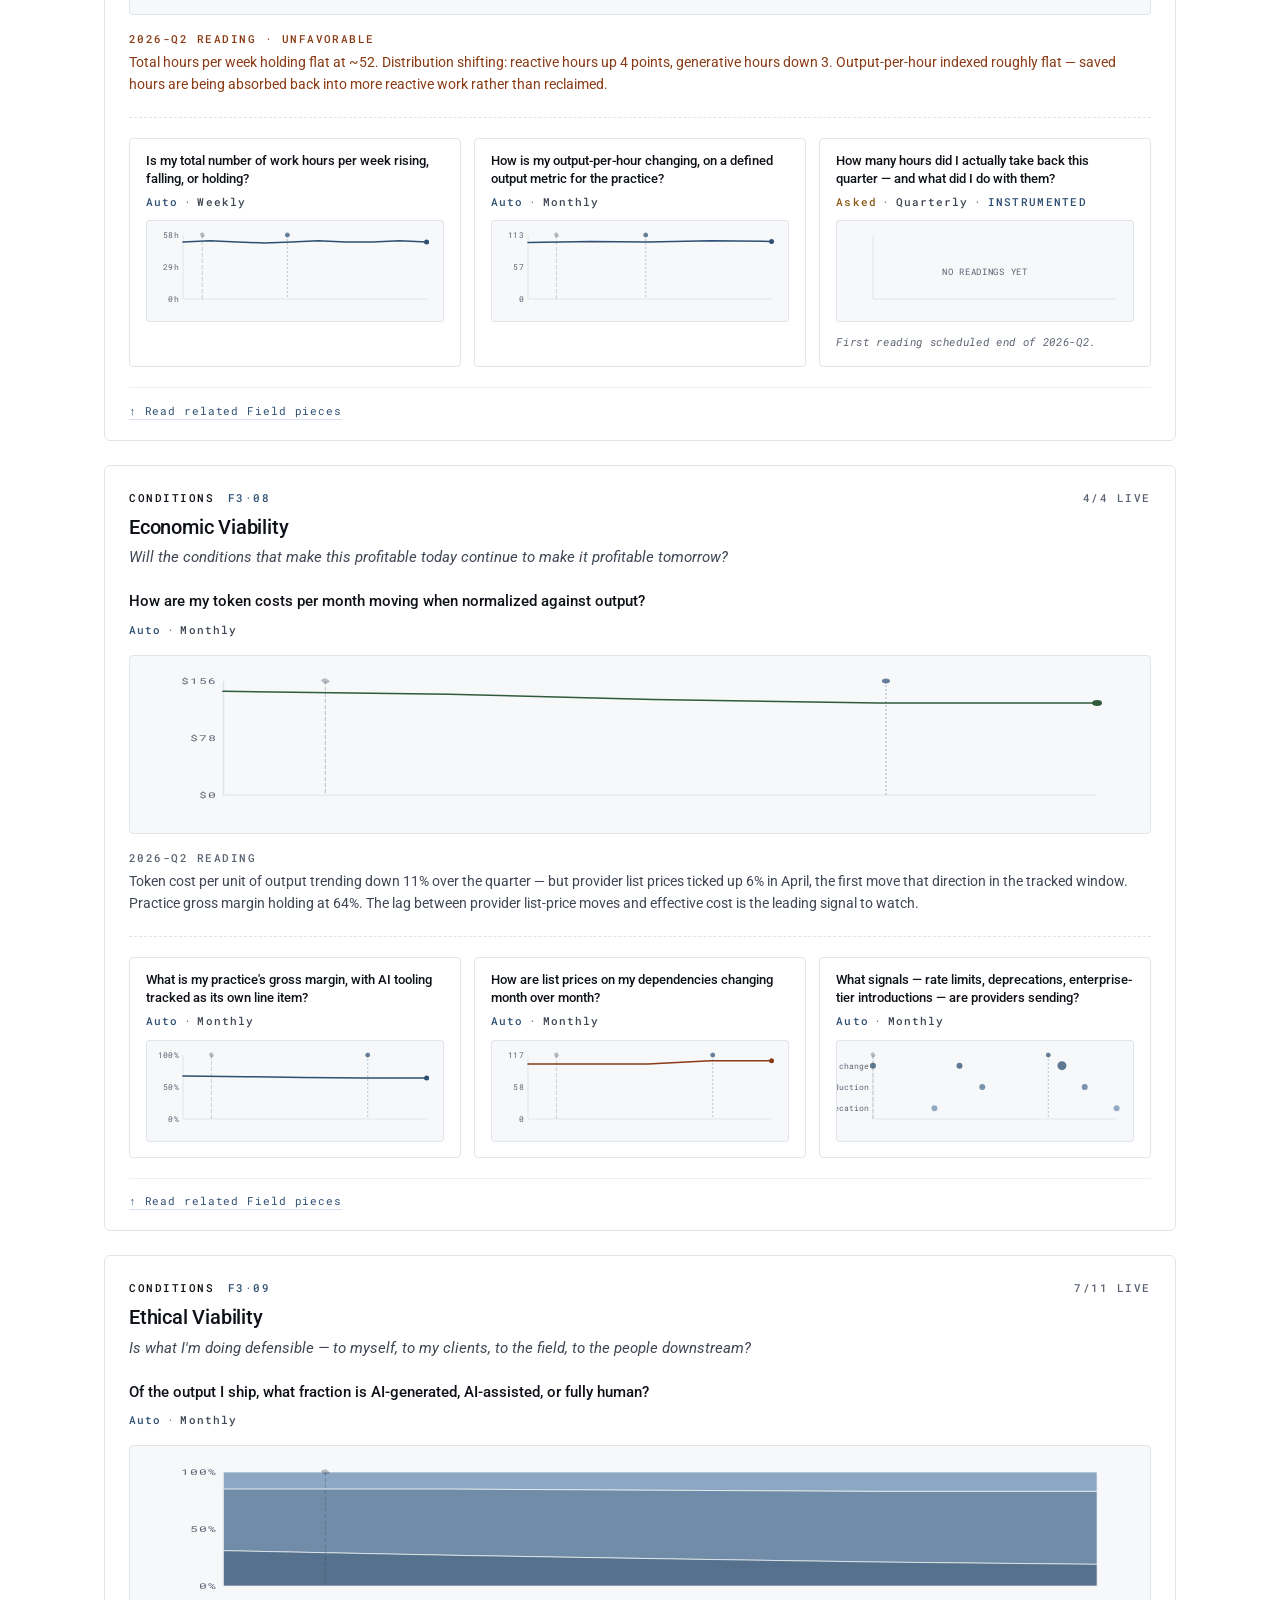
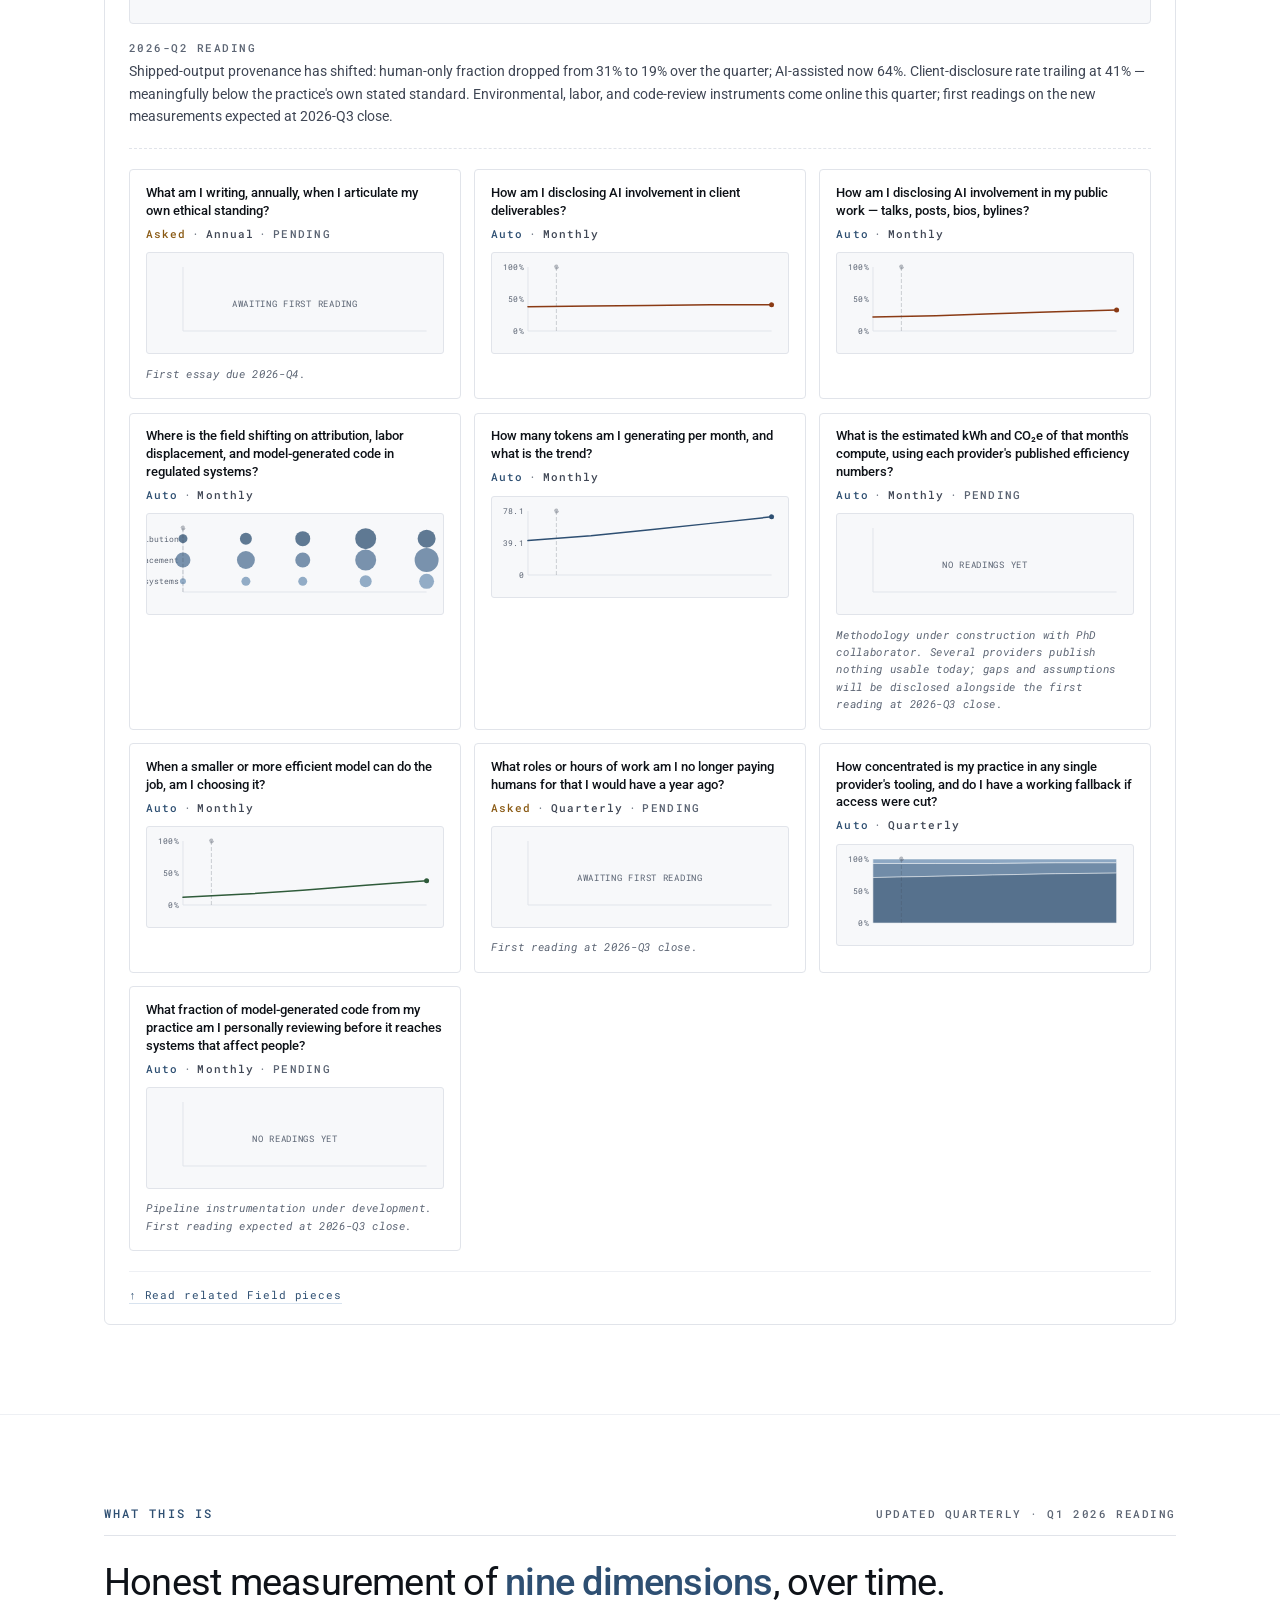
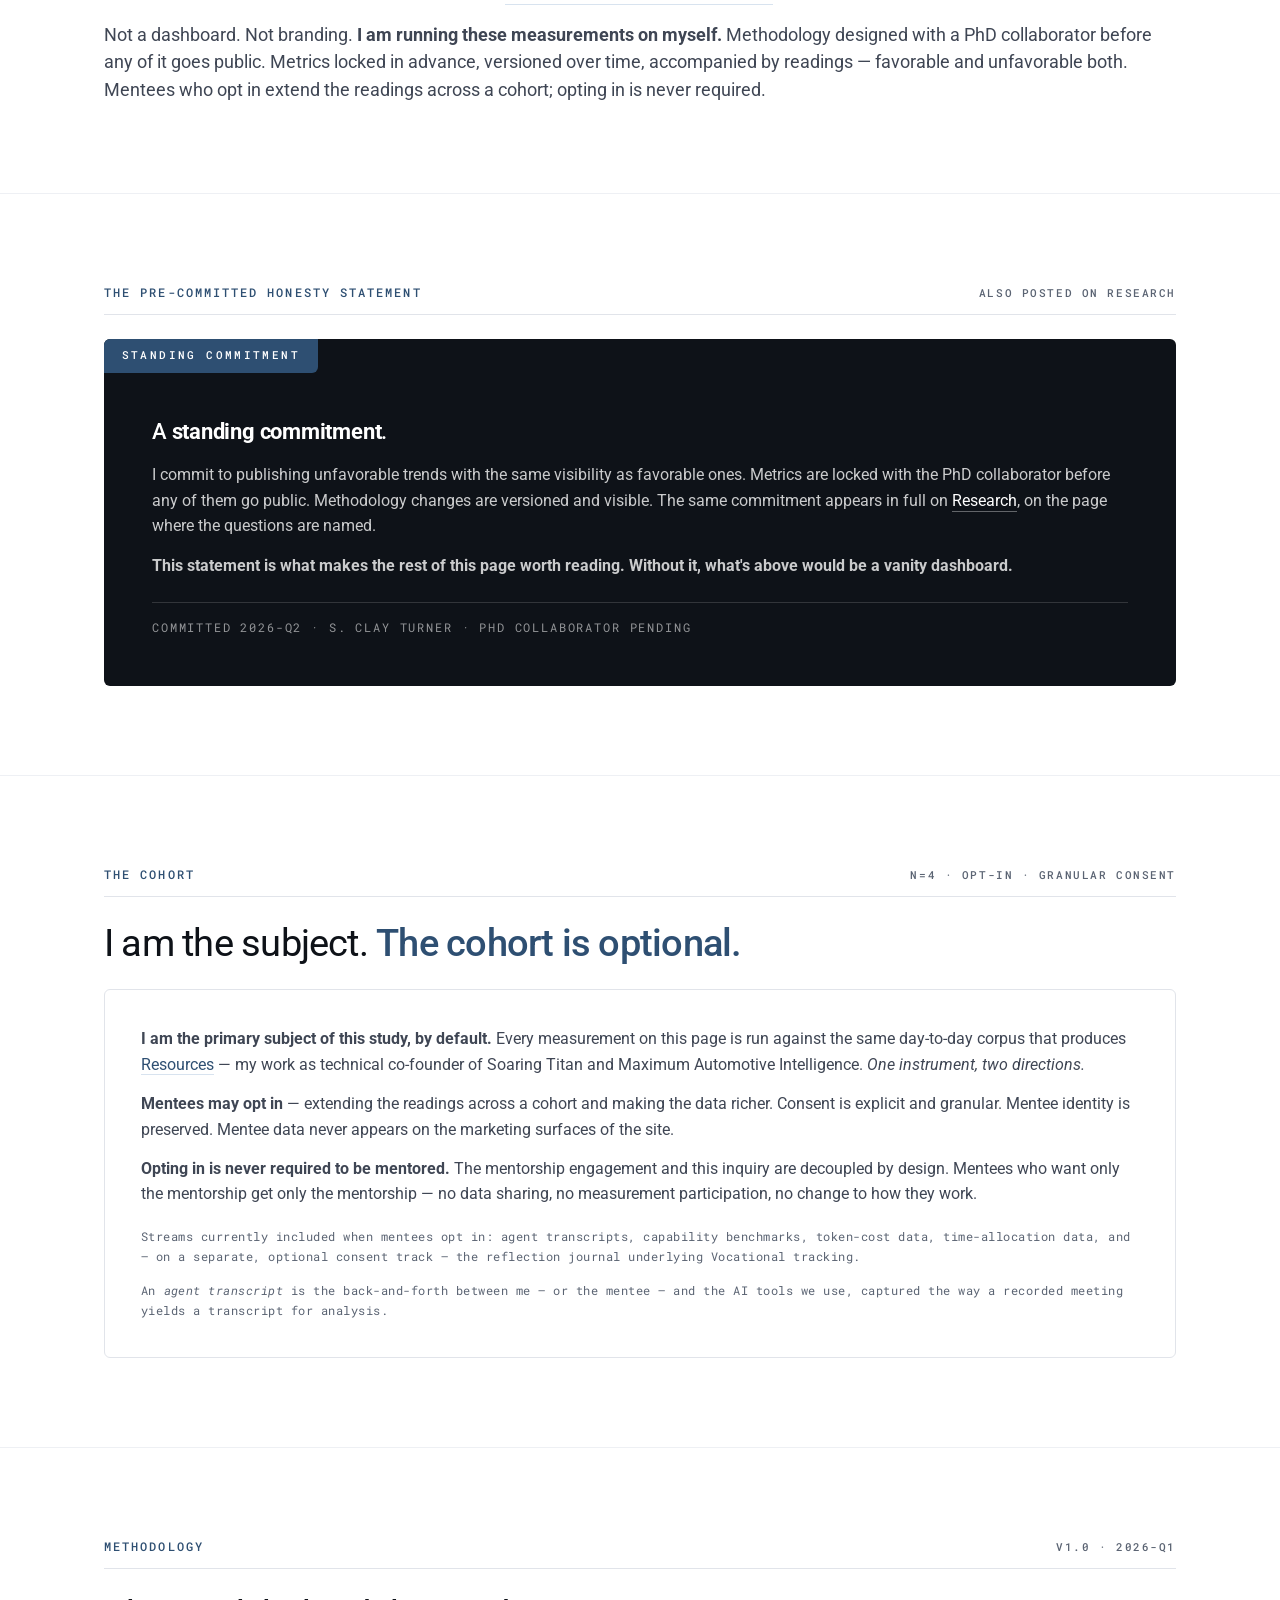
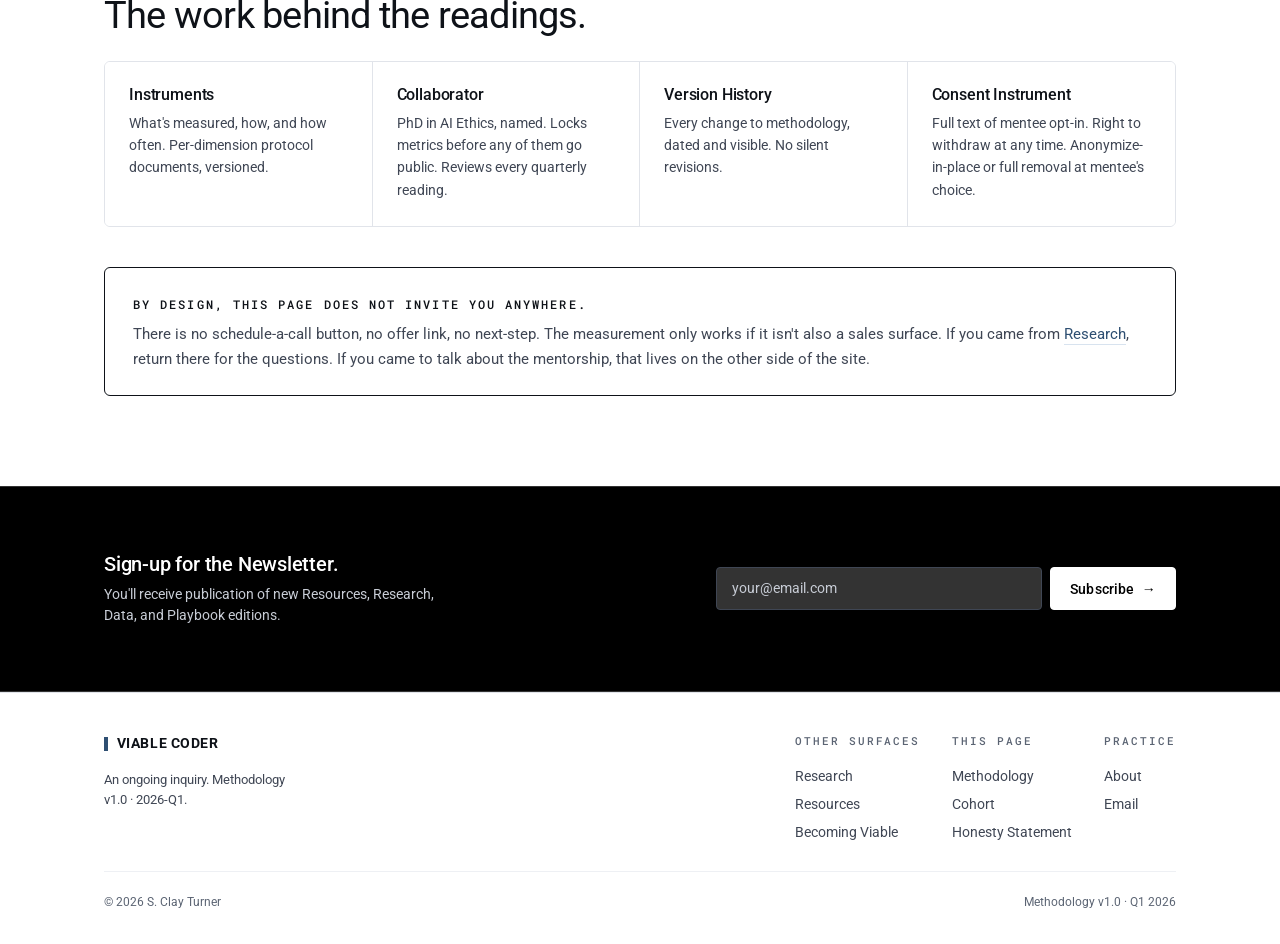
<file: website/public/data.html>
<!DOCTYPE html>
<html lang="en">
<head>
<meta charset="UTF-8">
<meta name="viewport" content="width=device-width, initial-scale=1.0">
<title>Data — Viable Coder</title>
<meta name="description" content="The empirical surface. Trend lines tracking what staying viable as a software practitioner actually looks like, dimension by dimension, over time.">

<link rel="preconnect" href="https://fonts.googleapis.com">
<link rel="preconnect" href="https://fonts.gstatic.com" crossorigin>
<link href="https://fonts.googleapis.com/css2?family=Roboto:wght@300;400;500;700&family=Roboto+Mono:wght@400;500;700&display=swap" rel="stylesheet">
<link rel="stylesheet" href="main.css?v=20260601">
<link rel="stylesheet" href="findings.css?v=20260529">
</head>
<body>

<nav class="top">
  <div class="wrap">
    <div class="nav-row">
      <a href="index.html" class="wordmark" aria-label="Viable Coder — home">
        <img src="assets/viable-coder.png" alt="Viable Coder">
      </a>
      <button class="nav-toggle" type="button" aria-controls="nav-links" aria-expanded="false" aria-label="Open menu">
        <span class="nav-toggle-icon" aria-hidden="true"><span></span><span></span><span></span></span>
      </button>
      <div class="nav-links" id="nav-links">
        <div class="nav-col">
          <a href="becoming-viable.html" class="nav-top-link">Becoming Viable</a>
          <div class="nav-sub">
            <a href="mentorship.html">Mentorship</a>
            <a href="resources.html">Resources</a>
          </div>
        </div>
        <div class="nav-col">
          <a href="remaining-viable.html" class="nav-top-link is-active">Remaining Viable</a>
          <div class="nav-sub">
            <a href="research.html">Research</a>
            <a href="data.html" class="is-active">Data</a>
          </div>
        </div>
        <div class="nav-col">
          <a href="next-steps.html" class="nav-top-link">Next Steps</a>
          <div class="nav-sub">
            <a href="https://calendly.com/sclayturner/advisory-session" target="_blank" rel="noopener">Schedule Discussion</a>
            <a href="playbook.html">Get Playbook</a>
          </div>
        </div>
      </div>
    </div>
  </div>
</nav>

<!-- PAGE BAND -->
<header class="page-band page-band-compact">
  <div class="wrap">
    <div class="crumb reveal"><a href="remaining-viable.html" class="crumb-back" aria-label="back to Remaining Viable"><span class="chevron">‹</span>BACK</a><a href="index.html">viablecoder</a> · <a href="remaining-viable.html">remaining viable</a> · <span class="accent">data</span></div>
  </div>
</header>

<!-- §1 — THE NINE CONCERNS AS TREND LINES (data-driven) -->
<section>
  <div class="wrap">
    <div id="findings-root">
      <div class="findings-loading">Loading findings…</div>
    </div>
  </div>
</section>

<!-- §2 — WHAT THIS IS -->
<section>
  <div class="wrap">
    <div class="instrument-header">
      <span class="num">§ 02</span>
      <span class="label">What This Is</span>
      <span class="right">Updated quarterly · Q1 2026 reading</span>
    </div>
    <h2 class="section-title reveal">Honest measurement of <a href="remaining-viable.html#nine-concerns" style="color: var(--steel); border-bottom: 1px solid var(--steel-light);"><strong>nine dimensions</strong></a>, over time.</h2>
    <p class="lead reveal">Not a dashboard. Not branding. <strong>I am running these measurements on myself.</strong> Methodology designed with a PhD collaborator before any of it goes public. Metrics locked in advance, versioned over time, accompanied by readings — favorable and unfavorable both. Mentees who opt in extend the readings across a cohort; opting in is never required.</p>
  </div>
</section>

<!-- §3 — THE PRE-COMMITTED HONESTY STATEMENT (dual placement) -->
<section>
  <div class="wrap">
    <div class="instrument-header">
      <span class="num">§ 03</span>
      <span class="label">The Pre-Committed Honesty Statement</span>
      <span class="right">Also posted on Research</span>
    </div>

    <div class="honesty-statement reveal">
      <h3>A <strong>standing commitment</strong>.</h3>
      <p>I commit to publishing unfavorable trends with the same visibility as favorable ones. Metrics are locked with the PhD collaborator before any of them go public. Methodology changes are versioned and visible. The same commitment appears in full on <a href="research.html">Research</a>, on the page where the questions are named.</p>
      <p><strong>This statement is what makes the rest of this page worth reading. Without it, what's above would be a vanity dashboard.</strong></p>
      <div class="signed">Committed 2026-Q2 · S. Clay Turner · PhD collaborator pending</div>
    </div>
  </div>
</section>

<!-- §4 — THE COHORT -->
<section>
  <div class="wrap">
    <div class="instrument-header">
      <span class="num">§ 04</span>
      <span class="label">The Cohort</span>
      <span class="right">n=4 · opt-in · granular consent</span>
    </div>
    <h2 class="section-title reveal">I am the subject. <strong>The cohort is optional.</strong></h2>
    <div class="cohort reveal">
      <p><strong>I am the primary subject of this study, by default.</strong> Every measurement on this page is run against the same day-to-day corpus that produces <a href="resources.html" style="color: var(--steel); border-bottom: 1px solid var(--steel-light);">Resources</a> — my work as technical co-founder of Soaring Titan and Maximum Automotive Intelligence. <em>One instrument, two directions.</em></p>
      <p><strong>Mentees may opt in</strong> — extending the readings across a cohort and making the data richer. Consent is explicit and granular. Mentee identity is preserved. Mentee data never appears on the marketing surfaces of the site.</p>
      <p><strong>Opting in is never required to be mentored.</strong> The mentorship engagement and this inquiry are decoupled by design. Mentees who want only the mentorship get only the mentorship — no data sharing, no measurement participation, no change to how they work.</p>
      <p style="font-family: var(--font-mono); font-size: 0.78rem; letter-spacing: 0.04em; color: var(--ink-3); margin-top: 1.25rem;">Streams currently included when mentees opt in: agent transcripts, capability benchmarks, token-cost data, time-allocation data, and — on a separate, optional consent track — the reflection journal underlying Vocational tracking.</p>

      <p style="font-family: var(--font-mono); font-size: 0.78rem; letter-spacing: 0.04em; color: var(--ink-3); margin-top: 0.5rem;">An <em>agent transcript</em> is the back-and-forth between me — or the mentee — and the AI tools we use, captured the way a recorded meeting yields a transcript for analysis.</p>
    </div>
  </div>
</section>

<!-- §5 — METHODOLOGY -->
<section>
  <div class="wrap">
    <div class="instrument-header">
      <span class="num">§ 05</span>
      <span class="label">Methodology</span>
      <span class="right">v1.0 · 2026-Q1</span>
    </div>
    <h2 class="section-title reveal">The work behind the readings.</h2>

    <div class="methodology-grid">
      <div class="method-cell">
        <h4>Instruments</h4>
        <p>What's measured, how, and how often. Per-dimension protocol documents, versioned.</p>
      </div>
      <div class="method-cell">
        <h4>Collaborator</h4>
        <p>PhD in AI Ethics, named. Locks metrics before any of them go public. Reviews every quarterly reading.</p>
      </div>
      <div class="method-cell">
        <h4>Version History</h4>
        <p>Every change to methodology, dated and visible. No silent revisions.</p>
      </div>
      <div class="method-cell">
        <h4>Consent Instrument</h4>
        <p>Full text of mentee opt-in. Right to withdraw at any time. Anonymize-in-place or full removal at mentee's choice.</p>
      </div>
    </div>

    <div class="no-cta-note">
      <strong>By design, this page does not invite you anywhere.</strong><br>
      There is no schedule-a-call button, no offer link, no next-step. The measurement only works if it isn't also a sales surface. If you came from <a href="research.html">Research</a>, return there for the questions. If you came to talk about the mentorship, that lives on the other side of the site.
    </div>
  </div>
</section>

<!-- NEWSLETTER -->
<section class="subscribe-band">
  <div class="wrap">
    <div class="sub-lede">
      <h3 class="reveal">Sign-up for the Newsletter.</h3>
      <p class="sub-note reveal">You'll receive publication of new Resources, Research, Data, and Playbook editions.</p>
    </div>
    <form class="subscribe-form reveal" action="https://buttondown.email/api/emails/embed-subscribe/viablecoder" method="post" target="popupwindow" onsubmit="window.open('https://buttondown.email/viablecoder', 'popupwindow')">
      <input type="email" name="email" placeholder="your@email.com" required>
      <button type="submit">Subscribe <span class="arrow">&rarr;</span></button>
    </form>
  </div>
</section>

<footer>
  <div class="wrap">
    <div>
      <a href="index.html" class="wordmark"><span class="bar"></span> VIABLE CODER</a>
      <p style="margin-top: 0.75rem; font-size: 0.8rem; max-width: 28ch;">An ongoing inquiry. Methodology v1.0 · 2026-Q1.</p>
    </div>
    <div class="ft-col">
      <h5>Other Surfaces</h5>
      <a href="research.html">Research</a>
      <a href="resources.html">Resources</a>
      <a href="becoming-viable.html">Becoming Viable</a>
    </div>
    <div class="ft-col">
      <h5>This Page</h5>
      <a href="data.html#methodology">Methodology</a>
      <a href="data.html#cohort">Cohort</a>
      <a href="data.html#commitment">Honesty Statement</a>
    </div>
    <div class="ft-col">
      <h5>Practice</h5>
      <a href="about.html">About</a>
      <a href="mailto:clay@sclayturner.com">Email</a>
    </div>
    <div class="ft-bottom">
      <div>© <span id="year"></span> S. Clay Turner</div>
      <div>Methodology v1.0 · Q1 2026</div>
    </div>
  </div>
</footer>

<script src="main.js?v=20260529"></script>
<script src="findings.js?v=20260529"></script>
</body>
</html>
</file>
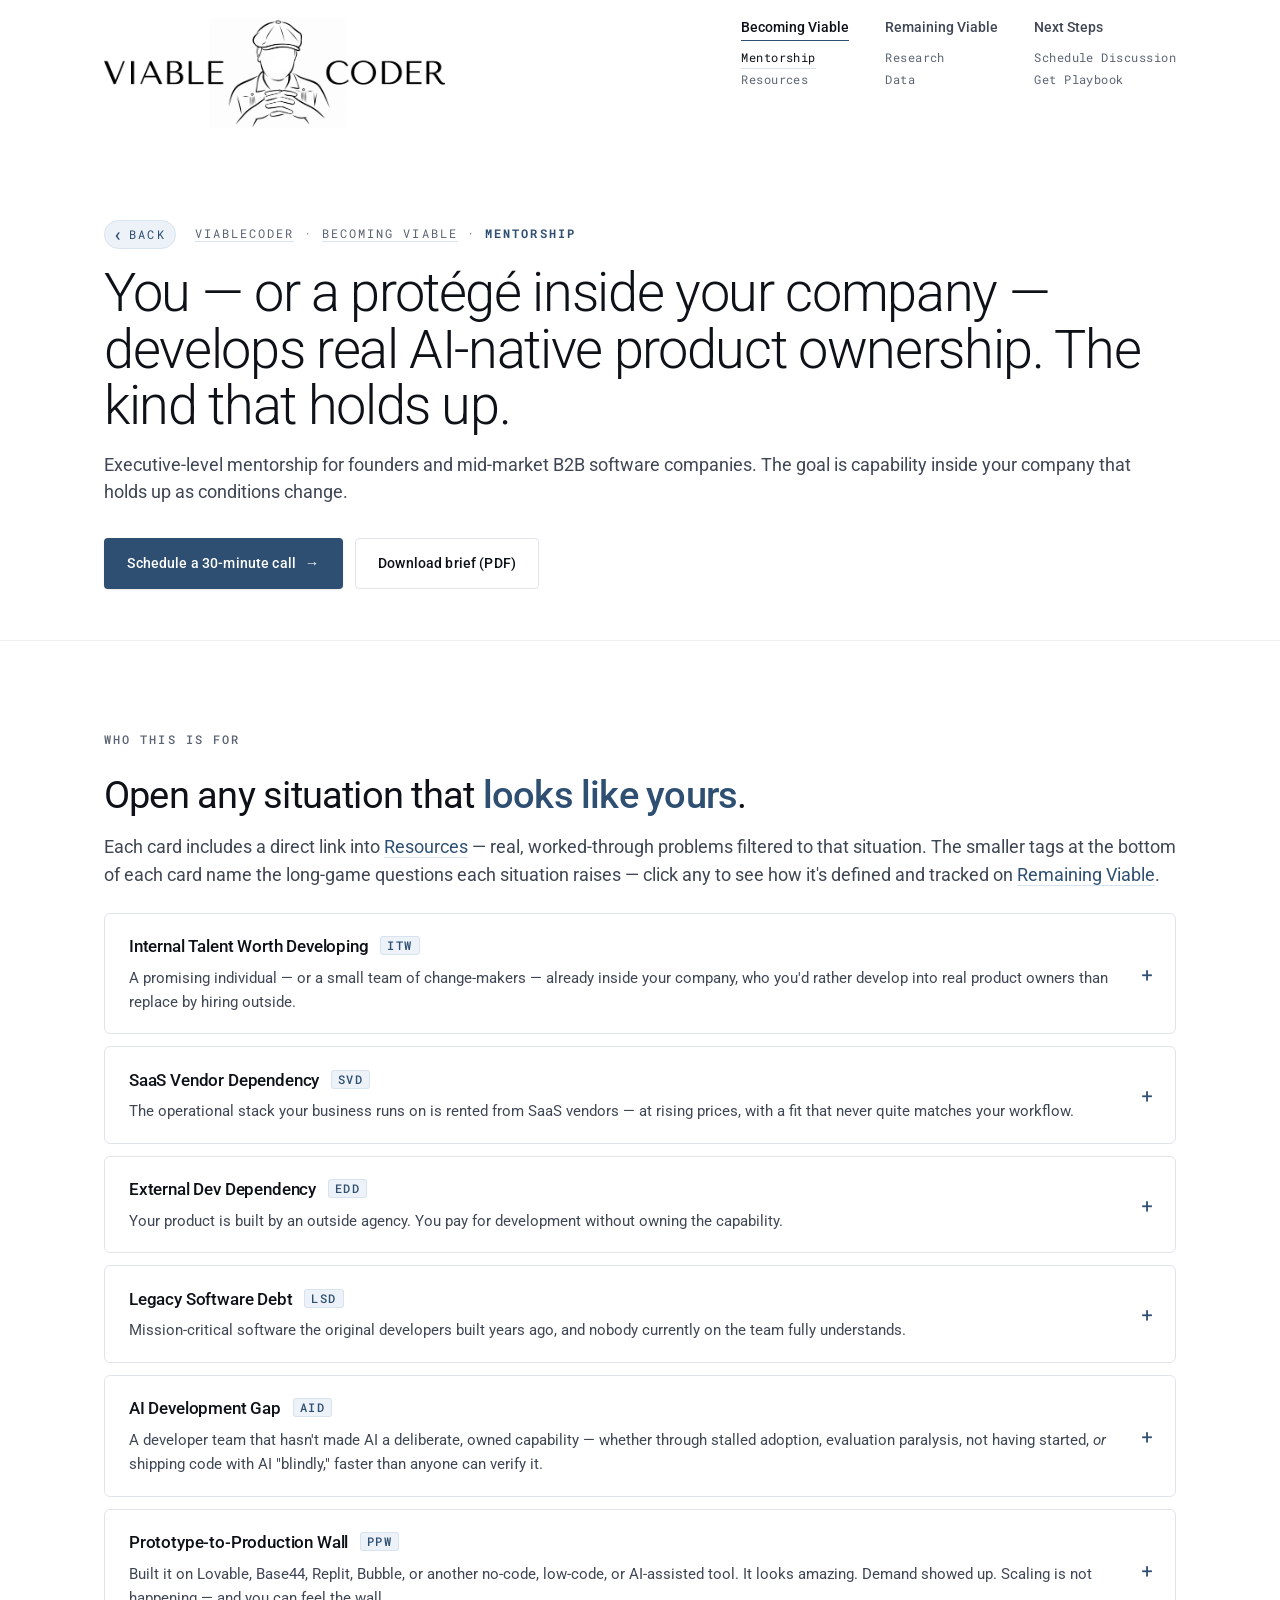
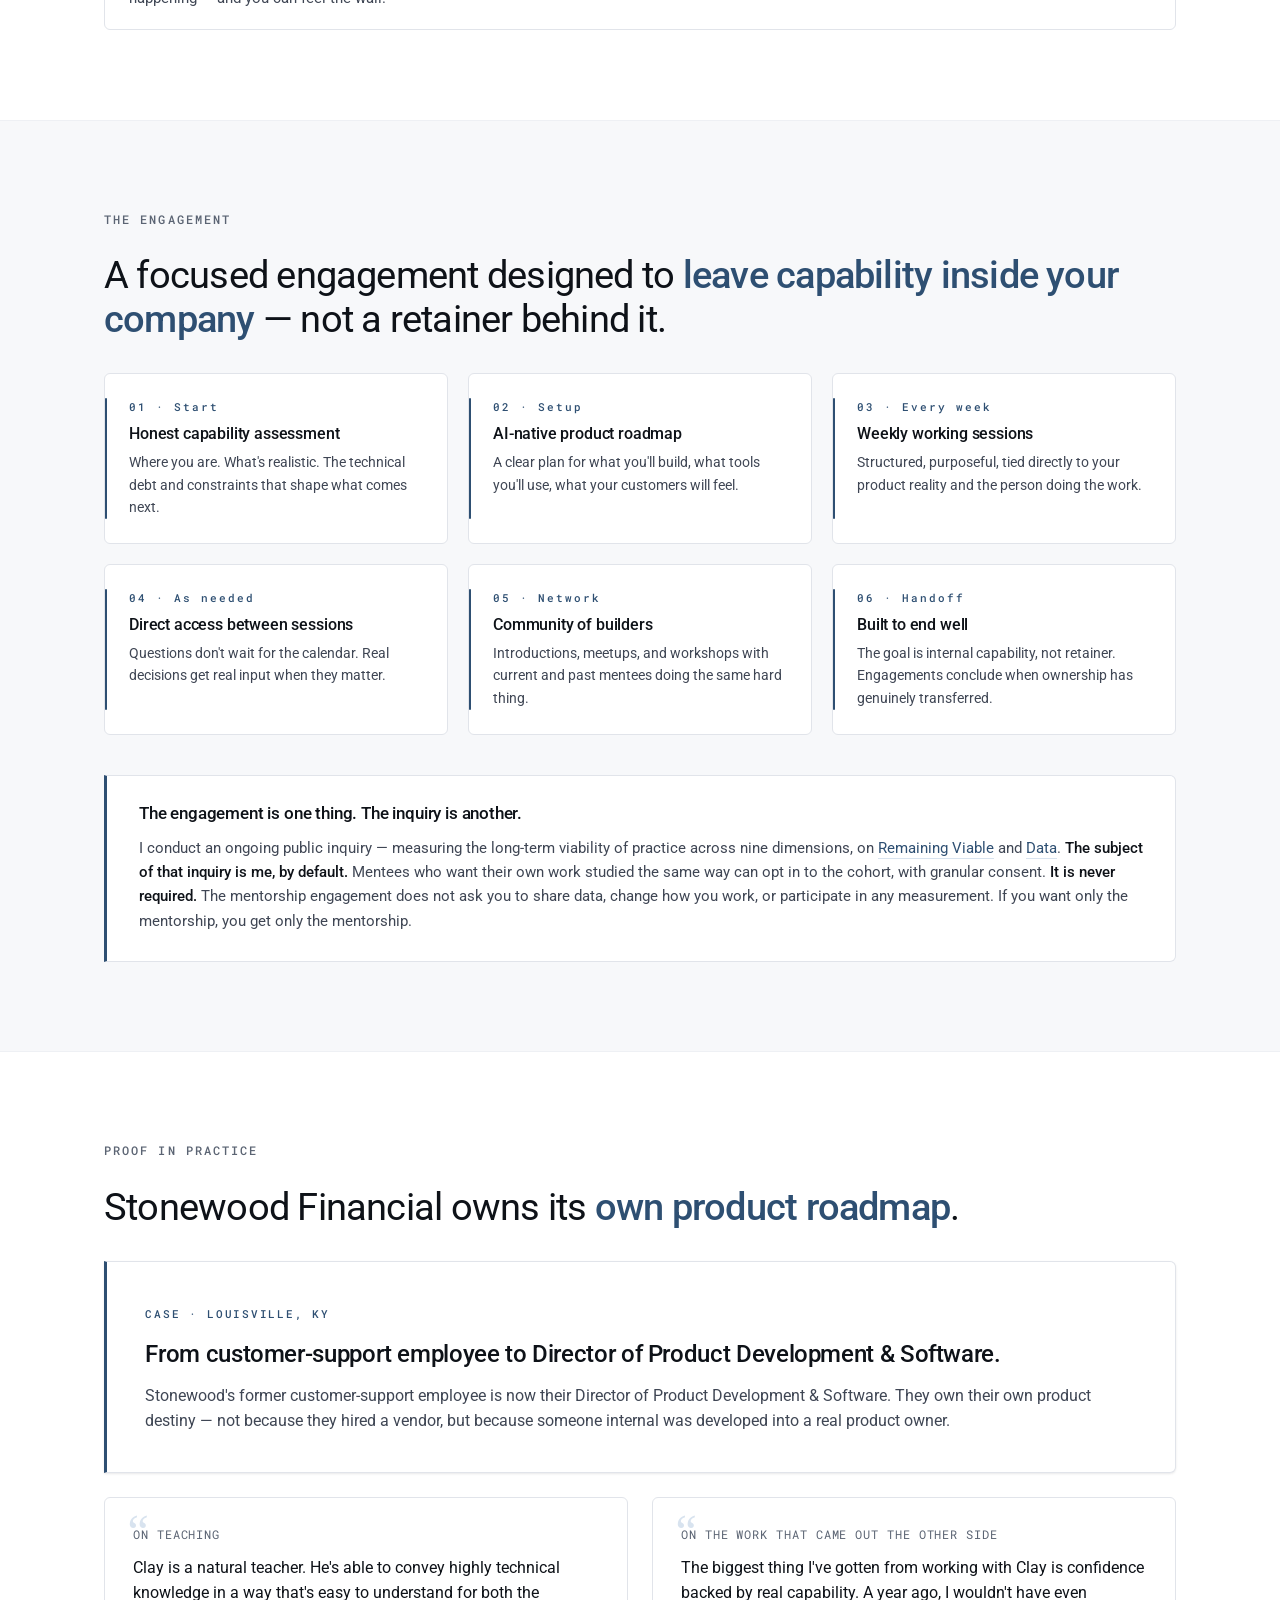
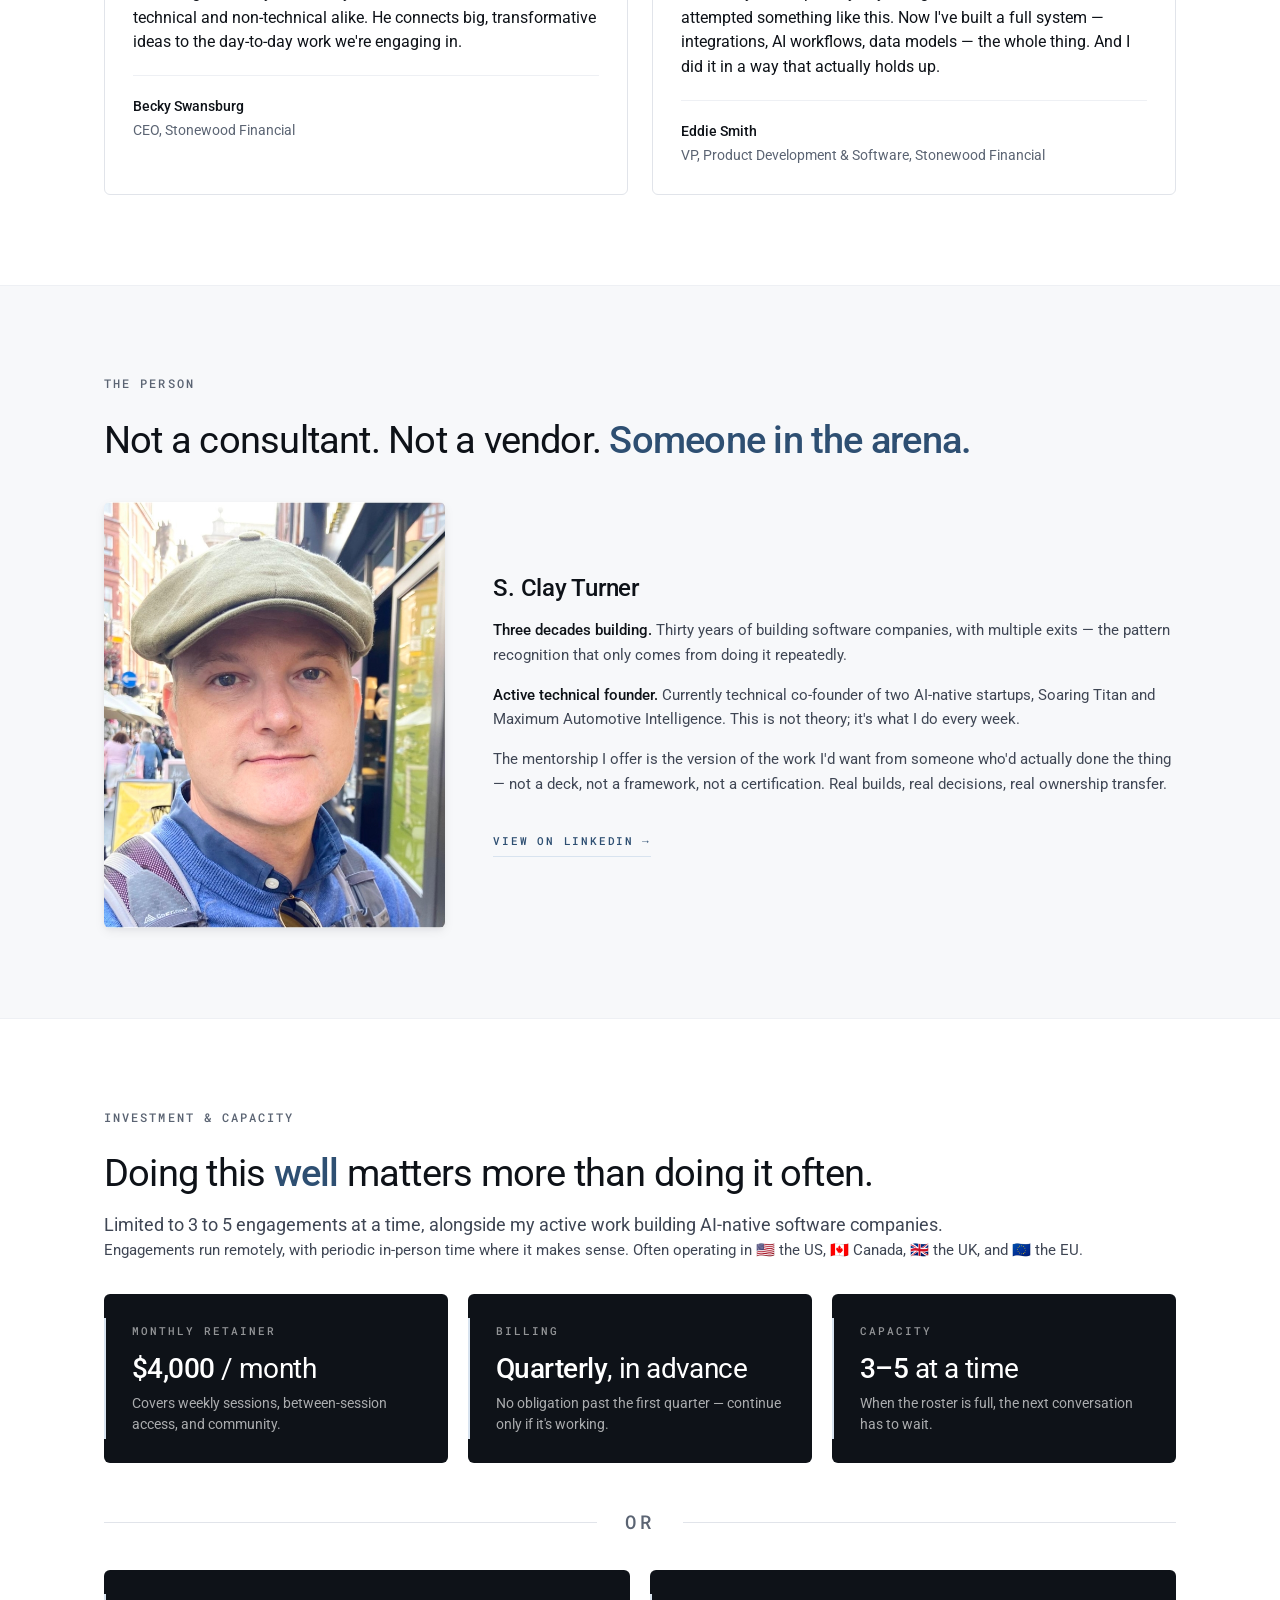
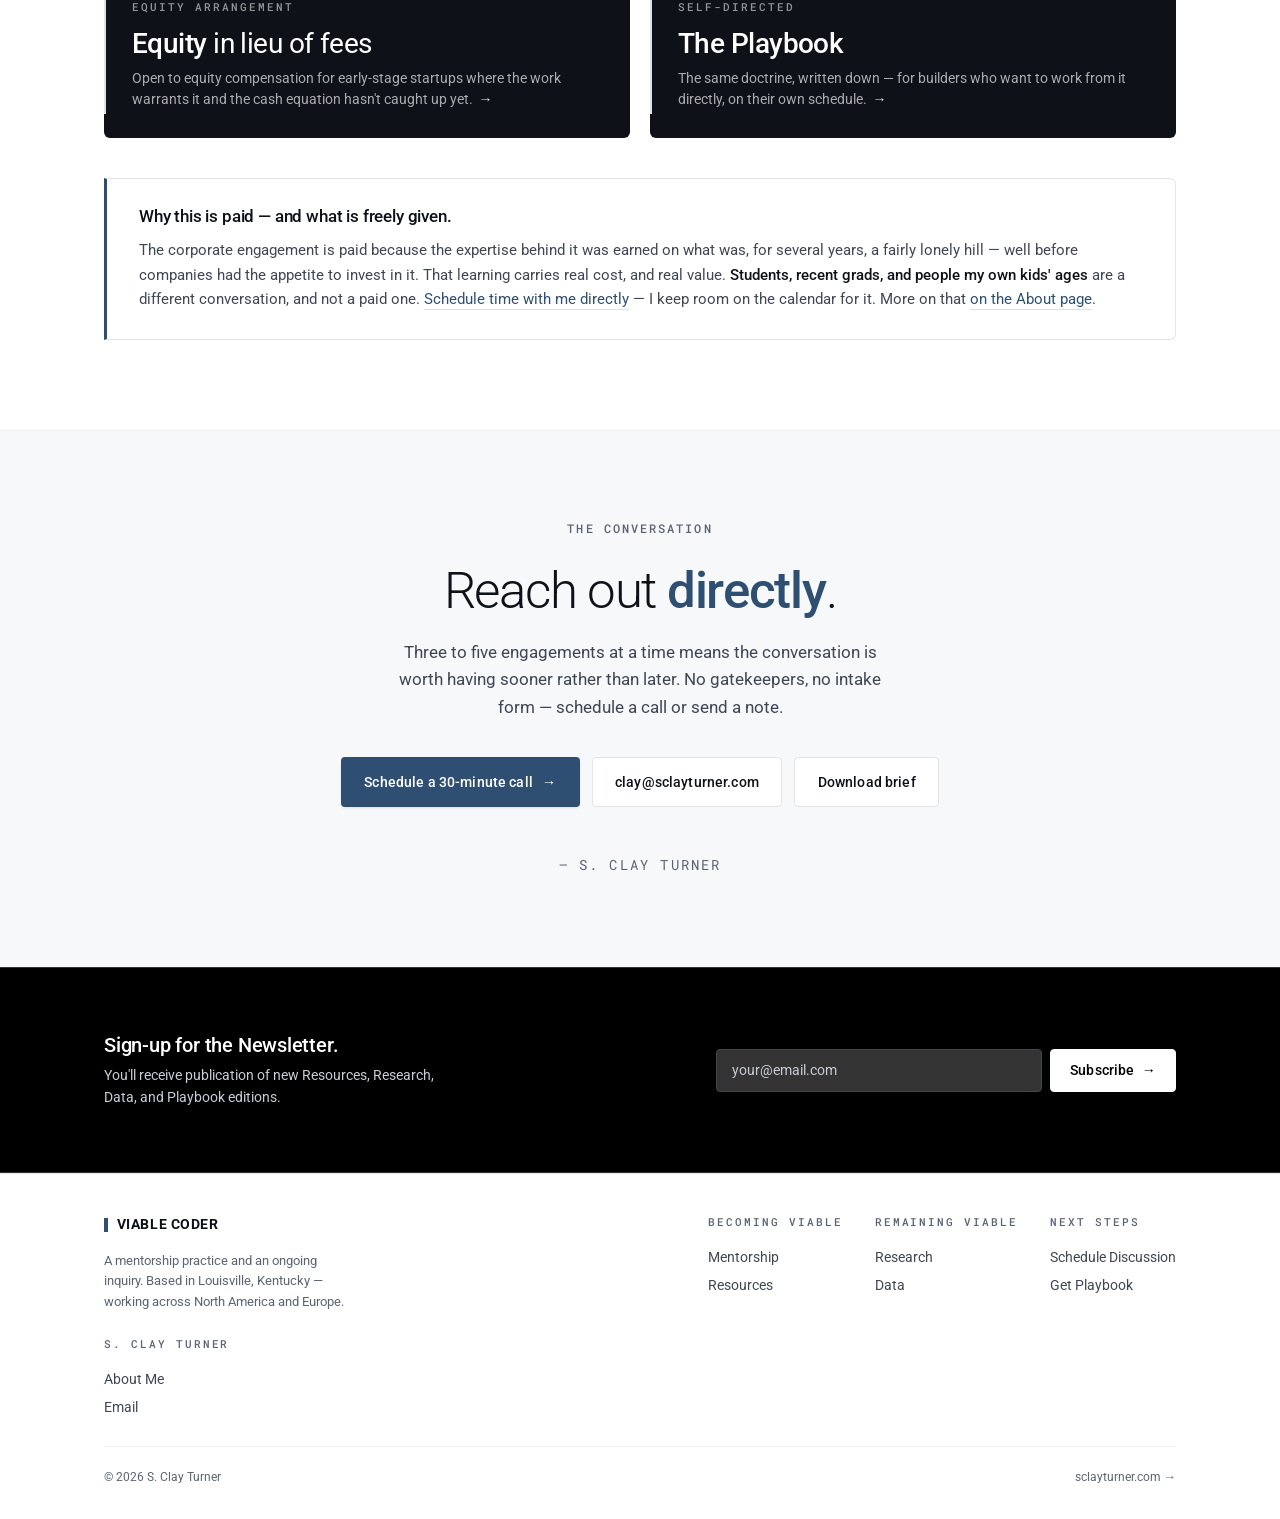
<file: website/public/mentorship.html>
<!DOCTYPE html>
<html lang="en">
<head>
<meta charset="UTF-8">
<meta name="viewport" content="width=device-width, initial-scale=1.0">
<title>Mentorship — Viable Coder</title>
<meta name="description" content="Executive-level mentorship for founders and mid-market B2B software companies. Capability that compounds — and stays viable.">

<meta property="og:title" content="Mentorship — Viable Coder">
<meta property="og:description" content="Executive-level mentorship for founders and mid-market B2B software companies. Capability that compounds — and stays viable.">
<meta property="og:type" content="website">
<meta property="og:image" content="assets/clay-mentorship.jpg">

<link rel="preconnect" href="https://fonts.googleapis.com">
<link rel="preconnect" href="https://fonts.gstatic.com" crossorigin>
<link href="https://fonts.googleapis.com/css2?family=Roboto:wght@300;400;500;700&family=Roboto+Mono:wght@400;500&display=swap" rel="stylesheet">
<link rel="stylesheet" href="main.css?v=20260601">
</head>
<body>

<nav class="top">
  <div class="wrap">
    <div class="nav-row">
      <a href="index.html" class="wordmark" aria-label="Viable Coder — home">
        <img src="assets/viable-coder.png" alt="Viable Coder">
      </a>
      <button class="nav-toggle" type="button" aria-controls="nav-links" aria-expanded="false" aria-label="Open menu">
        <span class="nav-toggle-icon" aria-hidden="true"><span></span><span></span><span></span></span>
      </button>
      <div class="nav-links" id="nav-links">
        <div class="nav-col">
          <a href="becoming-viable.html" class="nav-top-link is-active">Becoming Viable</a>
          <div class="nav-sub">
            <a href="mentorship.html" class="is-active">Mentorship</a>
            <a href="resources.html">Resources</a>
          </div>
        </div>
        <div class="nav-col">
          <a href="remaining-viable.html" class="nav-top-link">Remaining Viable</a>
          <div class="nav-sub">
            <a href="research.html">Research</a>
            <a href="data.html">Data</a>
          </div>
        </div>
        <div class="nav-col">
          <a href="next-steps.html" class="nav-top-link">Next Steps</a>
          <div class="nav-sub">
            <a href="https://calendly.com/sclayturner/advisory-session" target="_blank" rel="noopener">Schedule Discussion</a>
            <a href="playbook.html">Get Playbook</a>
          </div>
        </div>
      </div>
    </div>
  </div>
</nav>

<!-- PAGE BAND -->
<header class="page-band">
  <div class="wrap">
    <div class="crumb reveal"><a href="becoming-viable.html" class="crumb-back" aria-label="back to Becoming Viable"><span class="chevron">‹</span>BACK</a><a href="index.html">viablecoder</a> · <a href="becoming-viable.html">becoming viable</a> · <span class="accent">mentorship</span></div>
    <h1 class="reveal delay-1">You — or a protégé inside your company — develops real AI-native product ownership. The kind that holds up.</h1>
    <p class="kicker reveal delay-2">Executive-level mentorship for founders and mid-market B2B software companies. The goal is capability inside your company that holds up as conditions change.</p>
    <div class="ctas reveal delay-3" style="margin-top: 2rem;">
      <a href="https://calendly.com/sclayturner/advisory-session" class="btn btn-primary" target="_blank" rel="noopener">
        Schedule a 30-minute call <span class="arrow">→</span>
      </a>
      <a href="assets/clay-mentorship.pdf" class="btn btn-ghost" download target="_blank">
        Download brief (PDF)
      </a>
    </div>
  </div>
</header>

<!-- WHO THIS IS FOR — expandable cards with dimension-tag bridge -->
<section>
  <div class="wrap">
    <div class="eyebrow reveal"><span class="num">01</span><span class="bar"></span> Who This Is For</div>
    <h2 class="section-title reveal">Open any situation that <strong>looks like yours</strong>.</h2>
    <p class="lead reveal">Each card includes a direct link into <a href="resources.html" style="color: var(--steel); border-bottom: 1px solid var(--steel-light);">Resources</a> — real, worked-through problems filtered to that situation. The smaller tags at the bottom of each card name the long-game questions each situation raises — click any to see how it's defined and tracked on <a href="remaining-viable.html" style="color: var(--steel); border-bottom: 1px solid var(--steel-light);">Remaining Viable</a>.</p>

    <div class="expand-list">
      <details class="expand-card reveal">
        <summary>
          <span class="title">Internal Talent Worth Developing <span class="code">ITW</span></span>
          <span class="summary-line">A promising individual — or a small team of change-makers — already inside your company, who you'd rather develop into real product owners than replace by hiring outside.</span>
        </summary>
        <div class="expand-body">
          <span class="field-label">The Situation</span>
          <p>You have seen something in this person — or in two or three of them. Maybe this one is in customer support and keeps proposing better workflows. Maybe one is in operations and built an internal tool with AI that actually works. Maybe it's a self-taught generalist who keeps finding ways to be useful in roles that didn't exist before. Sometimes it's a single standout. Sometimes it's a small group of change-makers — the handful who, if developed, would shift how your company actually builds. You don't want to lose them to a bigger company that develops talent faster, and you don't want to keep paying outside vendors when the right rawness to own the work is already on your payroll.</p>
          <span class="field-label">The Fear Underneath</span>
          <p class="fear">"I'll spend money on outside help again and still not have anyone internal who can own this. And eventually these people will leave because we didn't invest."</p>
          <span class="field-label">What You're After</span>
          <p>A multiplier on people you already trust. Capability that stays inside the company. A clear, structured path that doesn't require your employee — or your small bench — to disappear into a bootcamp or quit to attend a program. You want to be the leader who developed someone, or a handful of someones. That's a meaningful identity.</p>
          <div class="card-cta-row">
            <a class="btn btn-ghost btn-sm" href="resources.html#ITW">See worked-through problems for ITW <span class="arrow">→</span></a>
          </div>
          <span class="field-label-secondary">Also raises long-game questions</span>
          <div class="dim-tags">
            <a class="dim-tag" href="remaining-viable.html#identity">Identity</a>
            <a class="dim-tag" href="remaining-viable.html#vocational">Vocational</a>
            <a class="dim-tag" href="remaining-viable.html#differential">Differential</a>
          </div>
        </div>
      </details>

      <details class="expand-card reveal">
        <summary>
          <span class="title">SaaS Vendor Dependency <span class="code">SVD</span></span>
          <span class="summary-line">The operational stack your business runs on is rented from SaaS vendors — at rising prices, with a fit that never quite matches your workflow.</span>
        </summary>
        <div class="expand-body">
          <span class="field-label">The Situation</span>
          <p>Your operational stack is a portfolio of monthly subscriptions — CRM, billing, support, analytics, workflow. Each solves a real problem. Each charges more this year than last. Each shapes your workflow rather than fitting it. You watch the line items grow and wonder when the math turns — when the rent on someone else's general-purpose product exceeds the cost of building exactly the tool your team needs. The 2026 "SaaSpocalypse" framing in the press makes it sound binary. In your business it's a question of which subscription, which year, and what would replace it.</p>
          <span class="field-label">The Fear Underneath</span>
          <p class="fear">"I'm paying premium prices for software that doesn't fit, locked in by switching costs that compound every quarter. The longer I wait, the more I owe to the lock-in."</p>
          <span class="field-label">What You're After</span>
          <p>A clear-eyed audit of which SaaS line items are insourceable now, which aren't, and what internal capability would have to exist to replace them. A staged path that doesn't require a "rip and replace" moment. The tailored fit and pricing leverage that comes from owning the tools you depend on.</p>
          <div class="card-cta-row">
            <a class="btn btn-ghost btn-sm" href="resources.html#SVD">See worked-through problems for SVD <span class="arrow">→</span></a>
          </div>
          <span class="field-label-secondary">Also raises long-game questions</span>
          <div class="dim-tags">
            <a class="dim-tag" href="remaining-viable.html#economic">Economic</a>
            <a class="dim-tag" href="remaining-viable.html#judgment">Judgment</a>
            <a class="dim-tag" href="remaining-viable.html#differential">Differential</a>
          </div>
        </div>
      </details>

      <details class="expand-card reveal">
        <summary>
          <span class="title">External Dev Dependency <span class="code">EDD</span></span>
          <span class="summary-line">Your product is built by an outside agency. You pay for development without owning the capability.</span>
        </summary>
        <div class="expand-body">
          <span class="field-label">The Situation</span>
          <p>Your product lives at an outside shop. Every change is a negotiation. Every timeline is a hope. Every invoice is a small grief. The agency holds the keys, the context, and increasingly, the power. You built the company; someone else owns the engine.</p>
          <span class="field-label">The Fear Underneath</span>
          <p class="fear">"I don't actually own my product. If this vendor relationship ends, I have nothing."</p>
          <span class="field-label">What You're After</span>
          <p>Control. Leverage. Sovereignty. The ability to say "we'll handle that internally" and mean it. To stop discovering pricing changes in invoices. To know — for the first time — what's possible without asking permission.</p>
          <div class="card-cta-row">
            <a class="btn btn-ghost btn-sm" href="resources.html#EDD">See worked-through problems for EDD <span class="arrow">→</span></a>
          </div>
          <span class="field-label-secondary">Also raises long-game questions</span>
          <div class="dim-tags">
            <a class="dim-tag" href="remaining-viable.html#differential">Differential</a>
            <a class="dim-tag" href="remaining-viable.html#epistemic">Epistemic</a>
            <a class="dim-tag" href="remaining-viable.html#economic">Economic</a>
          </div>
        </div>
      </details>

      <details class="expand-card reveal">
        <summary>
          <span class="title">Legacy Software Debt <span class="code">LSD</span></span>
          <span class="summary-line">Mission-critical software the original developers built years ago, and nobody currently on the team fully understands.</span>
        </summary>
        <div class="expand-body">
          <span class="field-label">The Situation</span>
          <p>The software runs your business. It works, mostly. But every change request feels riskier than it should. The team maintaining it inherited it from people who left. The documentation is partial. The knowledge is lossy. Every quarter brings a new "we should probably modernize this" conversation that gets tabled because the path forward is unclear and the risk of getting it wrong is enormous.</p>
          <span class="field-label">The Fear Underneath</span>
          <p class="fear">"This codebase is a liability and nobody can touch it without breaking something. Eventually it will fail in a way we can't fix."</p>
          <span class="field-label">What You're After</span>
          <p>First: stability. Second: an honest assessment of what you actually have, what's realistic to keep, and what isn't. Third: a path forward that doesn't require ripping everything out and starting over. You want clarity before action.</p>
          <div class="card-cta-row">
            <a class="btn btn-ghost btn-sm" href="resources.html#LSD">See worked-through problems for LSD <span class="arrow">→</span></a>
          </div>
          <span class="field-label-secondary">Also raises long-game questions</span>
          <div class="dim-tags">
            <a class="dim-tag" href="remaining-viable.html#epistemic">Epistemic</a>
            <a class="dim-tag" href="remaining-viable.html#judgment">Judgment</a>
            <a class="dim-tag" href="remaining-viable.html#economic">Economic</a>
          </div>
        </div>
      </details>

      <details class="expand-card reveal">
        <summary>
          <span class="title">AI Development Gap <span class="code">AID</span></span>
          <span class="summary-line">A developer team that hasn't made AI a deliberate, owned capability — whether through stalled adoption, evaluation paralysis, not having started, <em>or</em> shipping code with AI "blindly," faster than anyone can verify it.</span>
        </summary>
        <div class="expand-body">
          <span class="field-label">The Situation</span>
          <p>The gap shows up in two shapes, sometimes both in the same organization. The first is the team that hasn't moved. You have developers. Some bought Copilot seats. Some tried Cursor. Some haven't seriously evaluated any of it. None of you are operating AI-native — none of you are working meaningfully differently than you did three years ago. Meanwhile, every week brings another LinkedIn post from a competitor claiming 10x gains. You can't tell if those posts are real, exaggerated, or true and yours is the problem. You feel behind and don't know how far.</p>
          <p>The second shape is the opposite-looking team that turns out to have the same gap. AI is producing plenty of working code. PRs land fast. The team looks like it's adopted. But you fear — and you're right to — that the code is being shipped without anyone fully verifying or explaining it. Velocity is up. Standing behind what shipped is down. Either way, AI is not yet an <em>owned capability</em>: either you haven't taken it up, or you've taken it up without owning the half that matters.</p>
          <span class="field-label">The Fear Underneath</span>
          <p class="fear">"We're either falling behind in a way we can't measure, or we're racing ahead in a way we can't answer for. By the time either one shows up — in our financials, or in a customer-facing failure — it'll be too late."</p>
          <span class="field-label">What You're After</span>
          <p>Competitive parity first. Genuine advantage second. You want someone who can look at your team — whichever shape you're in — and say, with credibility, "here's what's actually possible, here's what isn't, and here's what we'd need to change so you own the capability, not just the output." You are exhausted by hype and starved for honest specifics.</p>
          <div class="card-cta-row">
            <a class="btn btn-ghost btn-sm" href="resources.html#AID">See worked-through problems for AID <span class="arrow">→</span></a>
          </div>
          <span class="field-label-secondary">Also raises long-game questions</span>
          <div class="dim-tags">
            <a class="dim-tag" href="remaining-viable.html#differential">Differential</a>
            <a class="dim-tag" href="remaining-viable.html#judgment">Judgment</a>
            <a class="dim-tag" href="remaining-viable.html#temporal">Temporal</a>
          </div>
        </div>
      </details>

      <details class="expand-card reveal">
        <summary>
          <span class="title">Prototype-to-Production Wall <span class="code">PPW</span></span>
          <span class="summary-line">Built it on Lovable, Base44, Replit, Bubble, or another no-code, low-code, or AI-assisted tool. It looks amazing. Demand showed up. Scaling is not happening — and you can feel the wall.</span>
        </summary>
        <div class="expand-body">
          <span class="field-label">The Situation</span>
          <p>You went into this thinking the new tools had removed the engineering time and cost from the equation. And in a way, they had. You built it — often in days or weeks, not months. It looks amazing. Real users showed up. Maybe revenue. Maybe enough revenue to quit your day job. And now you're staring at the gap between your Lovable build, your Base44 app, your Replit-spun service, or your Cursor-vibe-coded thing and what it would actually take to serve 10x the users, integrate with real systems, pass a security review, or be acquired. The prototype was the easy part. The thing underneath wasn't built to hold. You feel both proud and exposed.</p>
          <span class="field-label">The Fear Underneath</span>
          <p class="fear">"What I built isn't real. I'm one outage, one security question, one big customer away from being exposed."</p>
          <span class="field-label">What You're After</span>
          <p>Legitimacy. The transformation from "I made a thing" to "I run a software business." You want to keep the speed you discovered but stop feeling like an imposter. A path that doesn't require throwing it all away and starting over with a traditional team.</p>
          <div class="card-cta-row">
            <a class="btn btn-ghost btn-sm" href="resources.html#PPW">See worked-through problems for PPW <span class="arrow">→</span></a>
          </div>
          <span class="field-label-secondary">Also raises long-game questions</span>
          <div class="dim-tags">
            <a class="dim-tag" href="remaining-viable.html#epistemic">Epistemic</a>
            <a class="dim-tag" href="remaining-viable.html#identity">Identity</a>
            <a class="dim-tag" href="remaining-viable.html#cognitive">Cognitive</a>
          </div>
        </div>
      </details>
    </div>
  </div>
</section>

<!-- THE ENGAGEMENT -->
<section class="alt-bg">
  <div class="wrap">
    <div class="eyebrow reveal"><span class="num">02</span><span class="bar"></span> The Engagement</div>
    <h2 class="section-title reveal">A focused engagement designed to <strong>leave capability inside your company</strong> — not a retainer behind it.</h2>

    <div class="eng-grid">
      <article class="eng-card reveal">
        <span class="eng-num">01 · Start</span>
        <h4>Honest capability assessment</h4>
        <p>Where you are. What's realistic. The technical debt and constraints that shape what comes next.</p>
      </article>
      <article class="eng-card reveal">
        <span class="eng-num">02 · Setup</span>
        <h4>AI-native product roadmap</h4>
        <p>A clear plan for what you'll build, what tools you'll use, what your customers will feel.</p>
      </article>
      <article class="eng-card reveal">
        <span class="eng-num">03 · Every week</span>
        <h4>Weekly working sessions</h4>
        <p>Structured, purposeful, tied directly to your product reality and the person doing the work.</p>
      </article>
      <article class="eng-card reveal">
        <span class="eng-num">04 · As needed</span>
        <h4>Direct access between sessions</h4>
        <p>Questions don't wait for the calendar. Real decisions get real input when they matter.</p>
      </article>
      <article class="eng-card reveal">
        <span class="eng-num">05 · Network</span>
        <h4>Community of builders</h4>
        <p>Introductions, meetups, and workshops with current and past mentees doing the same hard thing.</p>
      </article>
      <article class="eng-card reveal">
        <span class="eng-num">06 · Handoff</span>
        <h4>Built to end well</h4>
        <p>The goal is internal capability, not retainer. Engagements conclude when ownership has genuinely transferred.</p>
      </article>
    </div>

    <aside class="engagement-note reveal">
      <h4>The engagement is one thing. The inquiry is another.</h4>
      <p>I conduct an ongoing public inquiry — measuring the long-term viability of practice across nine dimensions, on <a href="remaining-viable.html">Remaining Viable</a> and <a href="data.html">Data</a>. <strong>The subject of that inquiry is me, by default.</strong> Mentees who want their own work studied the same way can opt in to the cohort, with granular consent. <strong>It is never required.</strong> The mentorship engagement does not ask you to share data, change how you work, or participate in any measurement. If you want only the mentorship, you get only the mentorship.</p>
    </aside>
  </div>
</section>

<!-- THE PROOF — Stonewood -->
<section>
  <div class="wrap">
    <div class="eyebrow reveal"><span class="num">03</span><span class="bar"></span> Proof in Practice</div>
    <h2 class="section-title reveal">Stonewood Financial owns its <strong>own product roadmap</strong>.</h2>

    <div class="case-card reveal" style="margin-top: 2rem;">
      <span class="case-tag">Case · Louisville, KY</span>
      <h3>From customer-support employee to Director of Product Development &amp; Software.</h3>
      <p>Stonewood's former customer-support employee is now their Director of Product Development &amp; Software. They own their own product destiny — not because they hired a vendor, but because someone internal was developed into a real product owner.</p>
    </div>

    <div class="quote-row">
      <blockquote class="reveal">
        <span class="quote-caption">On teaching</span>
        <span class="quote-text">Clay is a natural teacher. He's able to convey highly technical knowledge in a way that's easy to understand for both the technical and non-technical alike. He connects big, transformative ideas to the day-to-day work we're engaging in.</span>
        <cite><strong>Becky Swansburg</strong>CEO, Stonewood Financial</cite>
      </blockquote>
      <blockquote class="reveal delay-1">
        <span class="quote-caption">On the work that came out the other side</span>
        <span class="quote-text">The biggest thing I've gotten from working with Clay is confidence backed by real capability. A year ago, I wouldn't have even attempted something like this. Now I've built a full system — integrations, AI workflows, data models — the whole thing. And I did it in a way that actually holds up.</span>
        <cite><strong>Eddie Smith</strong>VP, Product Development &amp; Software, Stonewood Financial</cite>
      </blockquote>
    </div>
  </div>
</section>

<!-- THE PERSON -->
<section class="alt-bg">
  <div class="wrap">
    <div class="eyebrow reveal"><span class="num">04</span><span class="bar"></span> The Person</div>
    <h2 class="section-title reveal">Not a consultant. Not a vendor. <strong>Someone in the arena.</strong></h2>
    <div class="person-row" style="margin-top: 2.5rem;">
      <figure class="person-portrait reveal">
        <img src="assets/clay-turner.jpg" alt="S. Clay Turner" loading="lazy">
      </figure>
      <div class="person-text">
        <h3 class="reveal">S. Clay Turner</h3>
        <p class="reveal"><strong>Three decades building.</strong> Thirty years of building software companies, with multiple exits — the pattern recognition that only comes from doing it repeatedly.</p>
        <p class="reveal"><strong>Active technical founder.</strong> Currently technical co-founder of two AI-native startups, Soaring Titan and Maximum Automotive Intelligence. This is not theory; it's what I do every week.</p>
        <p class="reveal">The mentorship I offer is the version of the work I'd want from someone who'd actually done the thing — not a deck, not a framework, not a certification. Real builds, real decisions, real ownership transfer.</p>
        <a href="https://www.linkedin.com/in/sclayturner/" target="_blank" rel="noopener" class="profile-link reveal">
          View on LinkedIn <span class="arrow">→</span>
        </a>
      </div>
    </div>
  </div>
</section>

<!-- INVESTMENT & CAPACITY -->
<section>
  <div class="wrap">
    <div class="eyebrow reveal"><span class="num">05</span><span class="bar"></span> Investment &amp; Capacity</div>
    <h2 class="section-title reveal">Doing this <strong>well</strong> matters more than doing it often.</h2>
    <p class="lead reveal">Limited to 3 to 5 engagements at a time, alongside my active work building AI-native software companies.</p>
    <p class="lead reveal" style="font-size: 0.95rem;">Engagements run remotely, with periodic in-person time where it makes sense. Often operating in 🇺🇸 the US, 🇨🇦 Canada, 🇬🇧 the UK, and 🇪🇺 the EU.</p>

    <div class="invest-grid">
      <div class="invest-item reveal">
        <div class="invest-label">Monthly retainer</div>
        <div class="invest-value"><strong>$4,000</strong> / month</div>
        <div class="invest-note">Covers weekly sessions, between-session access, and community.</div>
      </div>
      <div class="invest-item reveal">
        <div class="invest-label">Billing</div>
        <div class="invest-value"><strong>Quarterly</strong>, in advance</div>
        <div class="invest-note">No obligation past the first quarter — continue only if it's working.</div>
      </div>
      <div class="invest-item reveal">
        <div class="invest-label">Capacity</div>
        <div class="invest-value"><strong>3–5</strong> at a time</div>
        <div class="invest-note">When the roster is full, the next conversation has to wait.</div>
      </div>
    </div>

    <div class="invest-or reveal" aria-hidden="true">
      <span class="invest-or-line"></span>
      <span class="invest-or-text">Or</span>
      <span class="invest-or-line"></span>
    </div>

    <div class="invest-grid invest-grid-2">
      <a class="invest-item invest-item-link reveal" href="https://calendly.com/sclayturner/advisory-session" target="_blank" rel="noopener">
        <div class="invest-label">Equity arrangement</div>
        <div class="invest-value"><strong>Equity</strong> in lieu of fees</div>
        <div class="invest-note">Open to equity compensation for early-stage startups where the work warrants it and the cash equation hasn't caught up yet. <span class="arrow">→</span></div>
      </a>
      <a class="invest-item invest-item-link reveal" href="playbook.html">
        <div class="invest-label">Self-directed</div>
        <div class="invest-value"><strong>The Playbook</strong></div>
        <div class="invest-note">The same doctrine, written down — for builders who want to work from it directly, on their own schedule. <span class="arrow">→</span></div>
      </a>
    </div>

    <aside class="engagement-note reveal">
      <h4>Why this is paid — and what is freely given.</h4>
      <p>The corporate engagement is paid because the expertise behind it was earned on what was, for several years, a fairly lonely hill — well before companies had the appetite to invest in it. That learning carries real cost, and real value. <strong>Students, recent grads, and people my own kids' ages</strong> are a different conversation, and not a paid one. <a href="https://calendly.com/sclayturner/advisory-session" target="_blank" rel="noopener">Schedule time with me directly</a> — I keep room on the calendar for it. More on that <a href="about.html">on the About page</a>.</p>
    </aside>

  </div>
</section>

<!-- THE CONVERSATION -->
<section class="close alt-bg">
  <div class="narrow">
    <div class="eyebrow reveal" style="justify-content: center;"><span class="num">06</span><span class="bar"></span> The Conversation</div>
    <h2 class="reveal">Reach out <span class="accent">directly</span>.</h2>
    <p class="reveal">Three to five engagements at a time means the conversation is worth having sooner rather than later. No gatekeepers, no intake form — schedule a call or send a note.</p>
    <div class="ctas reveal">
      <a href="https://calendly.com/sclayturner/advisory-session" class="btn btn-primary" target="_blank" rel="noopener">
        Schedule a 30-minute call <span class="arrow">→</span>
      </a>
      <a href="mailto:clay@sclayturner.com" class="btn btn-ghost">clay@sclayturner.com</a>
      <a href="assets/clay-mentorship.pdf" class="btn btn-ghost" target="_blank" download>Download brief</a>
    </div>
    <div class="signature reveal">— S. CLAY TURNER</div>
  </div>
</section>

<!-- NEWSLETTER -->
<section class="subscribe-band">
  <div class="wrap">
    <div class="sub-lede">
      <h3 class="reveal">Sign-up for the Newsletter.</h3>
      <p class="sub-note reveal">You'll receive publication of new Resources, Research, Data, and Playbook editions.</p>
    </div>
    <form class="subscribe-form reveal" action="https://buttondown.email/api/emails/embed-subscribe/viablecoder" method="post" target="popupwindow" onsubmit="window.open('https://buttondown.email/viablecoder', 'popupwindow')">
      <input type="email" name="email" placeholder="your@email.com" required>
      <button type="submit">Subscribe <span class="arrow">&rarr;</span></button>
    </form>
  </div>
</section>

<footer>
  <div class="wrap">
    <div>
      <a href="index.html" class="wordmark"><span class="bar"></span> VIABLE CODER</a>
      <p style="margin-top: 0.75rem; font-size: 0.8rem; color: var(--ink-3); max-width: 36ch;">A mentorship practice and an ongoing inquiry. Based in Louisville, Kentucky — working across North America and Europe.</p>
    </div>
    <div class="ft-col">
      <h5>Becoming Viable</h5>
      <a href="mentorship.html">Mentorship</a>
      <a href="resources.html">Resources</a>
    </div>
    <div class="ft-col">
      <h5>Remaining Viable</h5>
      <a href="research.html">Research</a>
      <a href="data.html">Data</a>
    </div>
    <div class="ft-col">
      <h5>Next Steps</h5>
      <a href="https://calendly.com/sclayturner/advisory-session" target="_blank" rel="noopener">Schedule Discussion</a>
      <a href="playbook.html">Get Playbook</a>
    </div>
    <div class="ft-col">
      <h5>S. Clay Turner</h5>
      <a href="about.html">About Me</a>
      <a href="mailto:clay@sclayturner.com">Email</a>
    </div>
    <div class="ft-bottom">
      <div>© <span id="year"></span> S. Clay Turner</div>
      <div><a href="https://sclayturner.com" target="_blank" rel="noopener">sclayturner.com →</a></div>
    </div>
  </div>
</footer>

<script src="main.js?v=20260529"></script>
</body>
</html>
</file>
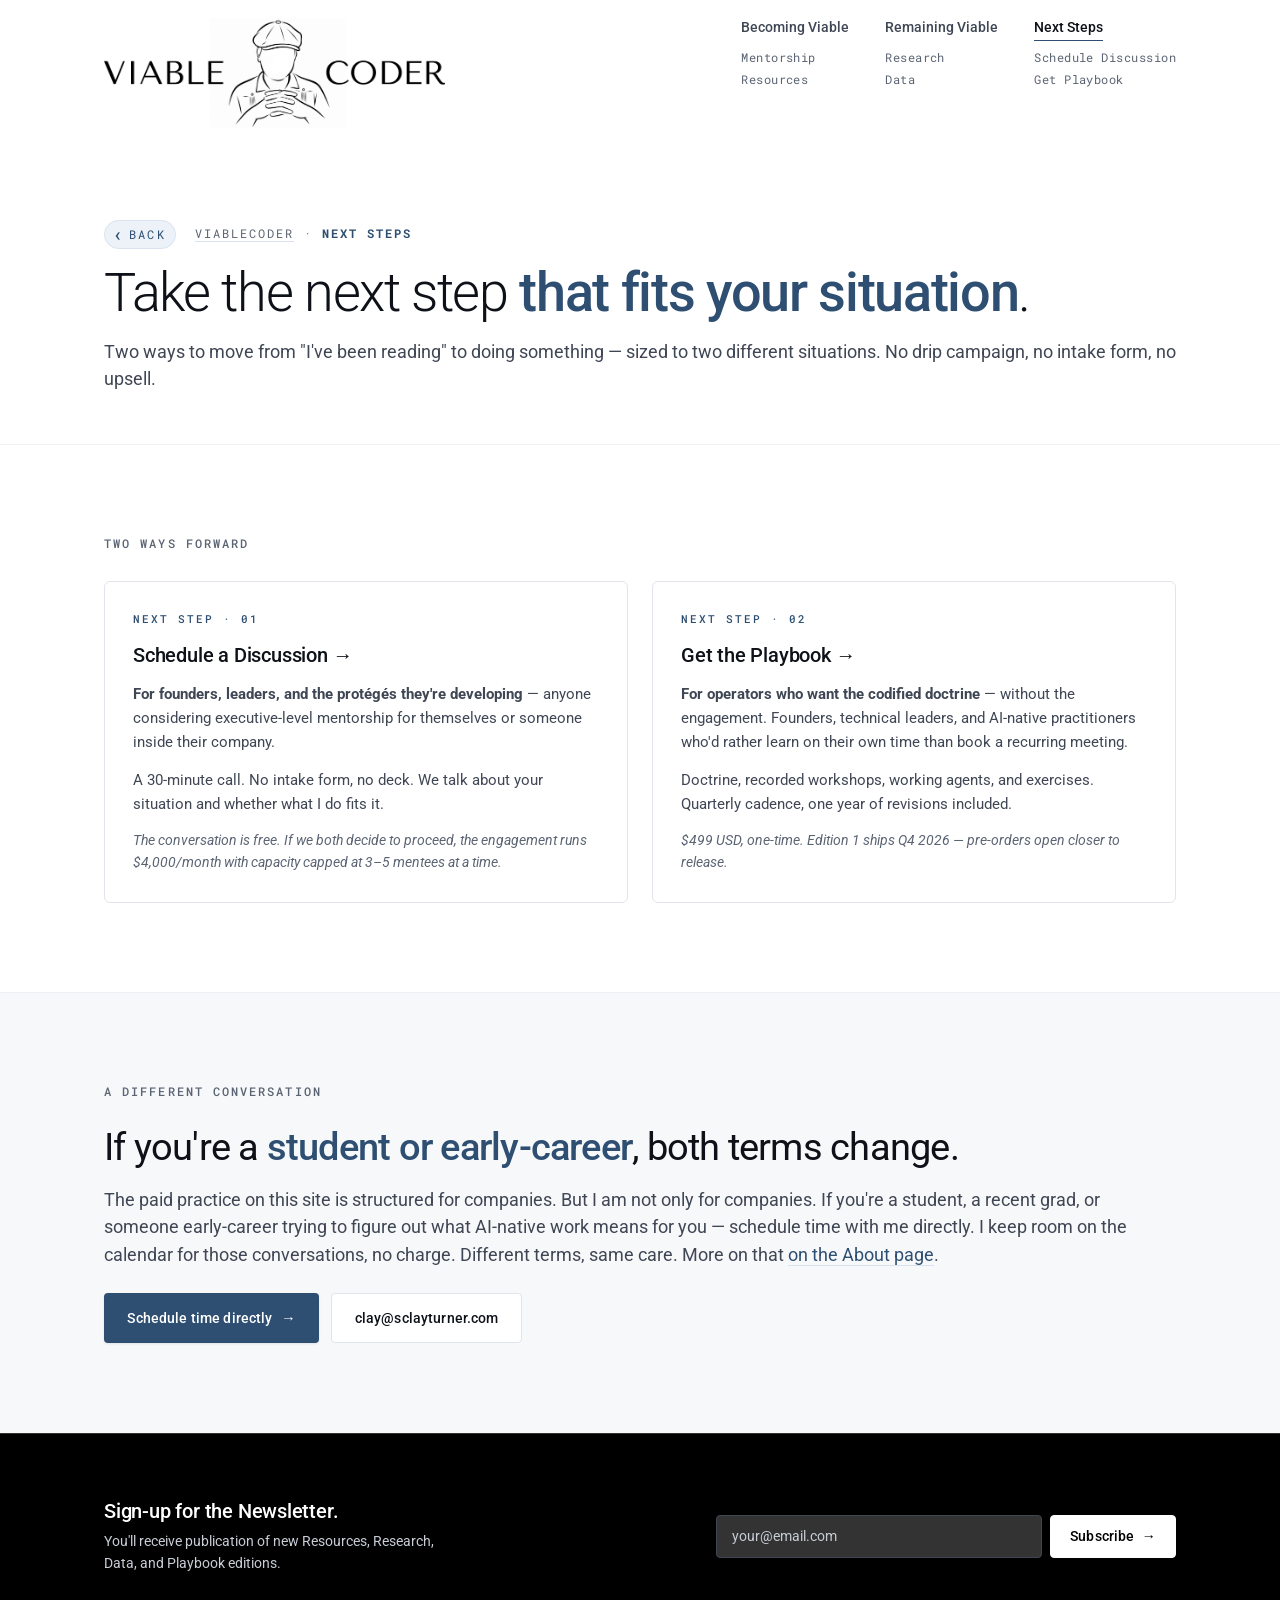
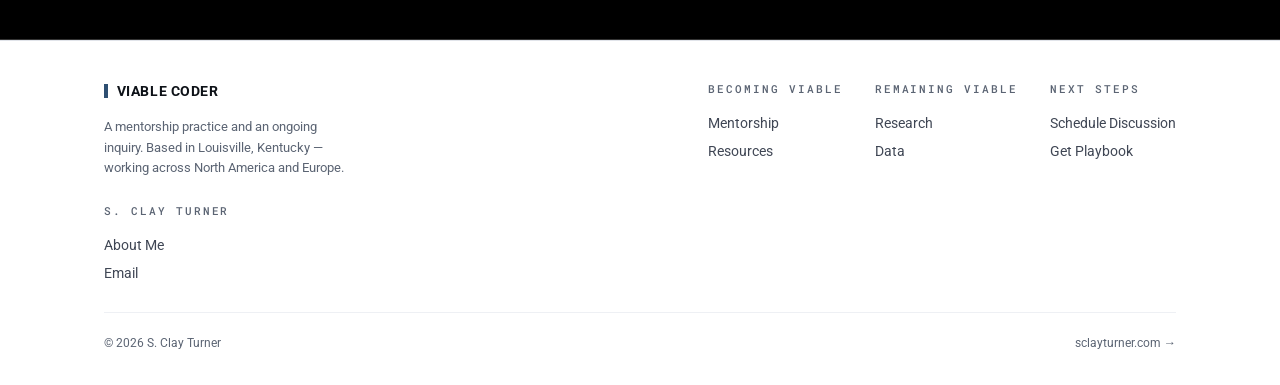
<file: website/public/next-steps.html>
<!DOCTYPE html>
<html lang="en">
<head>
<meta charset="UTF-8">
<meta name="viewport" content="width=device-width, initial-scale=1.0">
<title>Next Steps — Viable Coder</title>
<meta name="description" content="Two ways to move from reading about the practice to doing something — a 30-minute discussion about mentorship, or the Playbook delivered to your inbox.">

<meta property="og:title" content="Next Steps — Viable Coder">
<meta property="og:description" content="Two ways to move from reading about the practice to doing something.">
<meta property="og:type" content="website">
<meta property="og:image" content="assets/clay-mentorship.jpg">

<link rel="preconnect" href="https://fonts.googleapis.com">
<link rel="preconnect" href="https://fonts.gstatic.com" crossorigin>
<link href="https://fonts.googleapis.com/css2?family=Roboto:wght@300;400;500;700&family=Roboto+Mono:wght@400;500&display=swap" rel="stylesheet">
<link rel="stylesheet" href="main.css?v=20260601">
</head>
<body>

<nav class="top">
  <div class="wrap">
    <div class="nav-row">
      <a href="index.html" class="wordmark" aria-label="Viable Coder — home">
        <img src="assets/viable-coder.png" alt="Viable Coder">
      </a>
      <button class="nav-toggle" type="button" aria-controls="nav-links" aria-expanded="false" aria-label="Open menu">
        <span class="nav-toggle-icon" aria-hidden="true"><span></span><span></span><span></span></span>
      </button>
      <div class="nav-links" id="nav-links">
        <div class="nav-col">
          <a href="becoming-viable.html" class="nav-top-link">Becoming Viable</a>
          <div class="nav-sub">
            <a href="mentorship.html">Mentorship</a>
            <a href="resources.html">Resources</a>
          </div>
        </div>
        <div class="nav-col">
          <a href="remaining-viable.html" class="nav-top-link">Remaining Viable</a>
          <div class="nav-sub">
            <a href="research.html">Research</a>
            <a href="data.html">Data</a>
          </div>
        </div>
        <div class="nav-col">
          <a href="next-steps.html" class="nav-top-link is-active">Next Steps</a>
          <div class="nav-sub">
            <a href="https://calendly.com/sclayturner/advisory-session" target="_blank" rel="noopener">Schedule Discussion</a>
            <a href="playbook.html">Get Playbook</a>
          </div>
        </div>
      </div>
    </div>
  </div>
</nav>

<!-- PAGE BAND -->
<header class="page-band">
  <div class="wrap">
    <div class="crumb reveal"><a href="index.html" class="crumb-back" aria-label="back to home"><span class="chevron">‹</span>BACK</a><a href="index.html">viablecoder</a> · <span class="accent">next steps</span></div>
    <h1 class="reveal delay-1">Take the next step <strong>that fits your situation</strong>.</h1>
    <p class="kicker reveal delay-2">Two ways to move from "I've been reading" to doing something — sized to two different situations. No drip campaign, no intake form, no upsell.</p>
  </div>
</header>

<!-- §1 — TWO WAYS FORWARD -->
<section>
  <div class="wrap">
    <div class="eyebrow reveal"><span class="num">01</span><span class="bar"></span> Two Ways Forward</div>

    <div class="entrances-grid">
      <a class="entrance-card reveal" href="https://calendly.com/sclayturner/advisory-session" target="_blank" rel="noopener">
        <span class="entrance-label">Next Step · 01</span>
        <h3><span>Schedule a Discussion</span> <span class="arrow">→</span></h3>
        <p><strong>For founders, leaders, and the protégés they're developing</strong> — anyone considering executive-level mentorship for themselves or someone inside their company.</p>
        <p>A 30-minute call. No intake form, no deck. We talk about your situation and whether what I do fits it.</p>
        <p style="font-size: 0.85rem; color: var(--ink-3); font-style: italic;">The conversation is free. If we both decide to proceed, the engagement runs $4,000/month with capacity capped at 3–5 mentees at a time.</p>
      </a>
      <a class="entrance-card reveal delay-1" href="playbook.html">
        <span class="entrance-label">Next Step · 02</span>
        <h3><span>Get the Playbook</span> <span class="arrow">→</span></h3>
        <p><strong>For operators who want the codified doctrine</strong> — without the engagement. Founders, technical leaders, and AI-native practitioners who'd rather learn on their own time than book a recurring meeting.</p>
        <p>Doctrine, recorded workshops, working agents, and exercises. Quarterly cadence, one year of revisions included.</p>
        <p style="font-size: 0.85rem; color: var(--ink-3); font-style: italic;">$499 USD, one-time. Edition 1 ships Q4 2026 — pre-orders open closer to release.</p>
      </a>
    </div>
  </div>
</section>

<!-- §2 — STUDENTS / EARLY-CAREER CARVE-OUT -->
<section class="alt-bg">
  <div class="wrap">
    <div class="eyebrow reveal"><span class="num">02</span><span class="bar"></span> A Different Conversation</div>
    <h2 class="section-title reveal">If you're a <strong>student or early-career</strong>, both terms change.</h2>
    <p class="lead reveal">The paid practice on this site is structured for companies. But I am not only for companies. If you're a student, a recent grad, or someone early-career trying to figure out what AI-native work means for you — schedule time with me directly. I keep room on the calendar for those conversations, no charge. Different terms, same care. More on that <a href="about.html" style="color: var(--steel); border-bottom: 1px solid var(--steel-light);">on the About page</a>.</p>
    <div class="ctas reveal" style="margin-top: 1.5rem;">
      <a href="https://calendly.com/sclayturner/advisory-session" class="btn btn-primary" target="_blank" rel="noopener">
        Schedule time directly <span class="arrow">→</span>
      </a>
      <a href="mailto:clay@sclayturner.com" class="btn btn-ghost">clay@sclayturner.com</a>
    </div>
  </div>
</section>

<!-- NEWSLETTER -->
<section class="subscribe-band">
  <div class="wrap">
    <div class="sub-lede">
      <h3 class="reveal">Sign-up for the Newsletter.</h3>
      <p class="sub-note reveal">You'll receive publication of new Resources, Research, Data, and Playbook editions.</p>
    </div>
    <form class="subscribe-form reveal" action="https://buttondown.email/api/emails/embed-subscribe/viablecoder" method="post" target="popupwindow" onsubmit="window.open('https://buttondown.email/viablecoder', 'popupwindow')">
      <input type="email" name="email" placeholder="your@email.com" required>
      <button type="submit">Subscribe <span class="arrow">&rarr;</span></button>
    </form>
  </div>
</section>

<footer>
  <div class="wrap">
    <div>
      <a href="index.html" class="wordmark"><span class="bar"></span> VIABLE CODER</a>
      <p style="margin-top: 0.75rem; font-size: 0.8rem; color: var(--ink-3); max-width: 36ch;">A mentorship practice and an ongoing inquiry. Based in Louisville, Kentucky — working across North America and Europe.</p>
    </div>
    <div class="ft-col">
      <h5>Becoming Viable</h5>
      <a href="mentorship.html">Mentorship</a>
      <a href="resources.html">Resources</a>
    </div>
    <div class="ft-col">
      <h5>Remaining Viable</h5>
      <a href="research.html">Research</a>
      <a href="data.html">Data</a>
    </div>
    <div class="ft-col">
      <h5>Next Steps</h5>
      <a href="https://calendly.com/sclayturner/advisory-session" target="_blank" rel="noopener">Schedule Discussion</a>
      <a href="playbook.html">Get Playbook</a>
    </div>
    <div class="ft-col">
      <h5>S. Clay Turner</h5>
      <a href="about.html">About Me</a>
      <a href="mailto:clay@sclayturner.com">Email</a>
    </div>
    <div class="ft-bottom">
      <div>© <span id="year"></span> S. Clay Turner</div>
      <div><a href="https://sclayturner.com" target="_blank" rel="noopener">sclayturner.com →</a></div>
    </div>
  </div>
</footer>

<script src="main.js?v=20260530"></script>
</body>
</html>
</file>
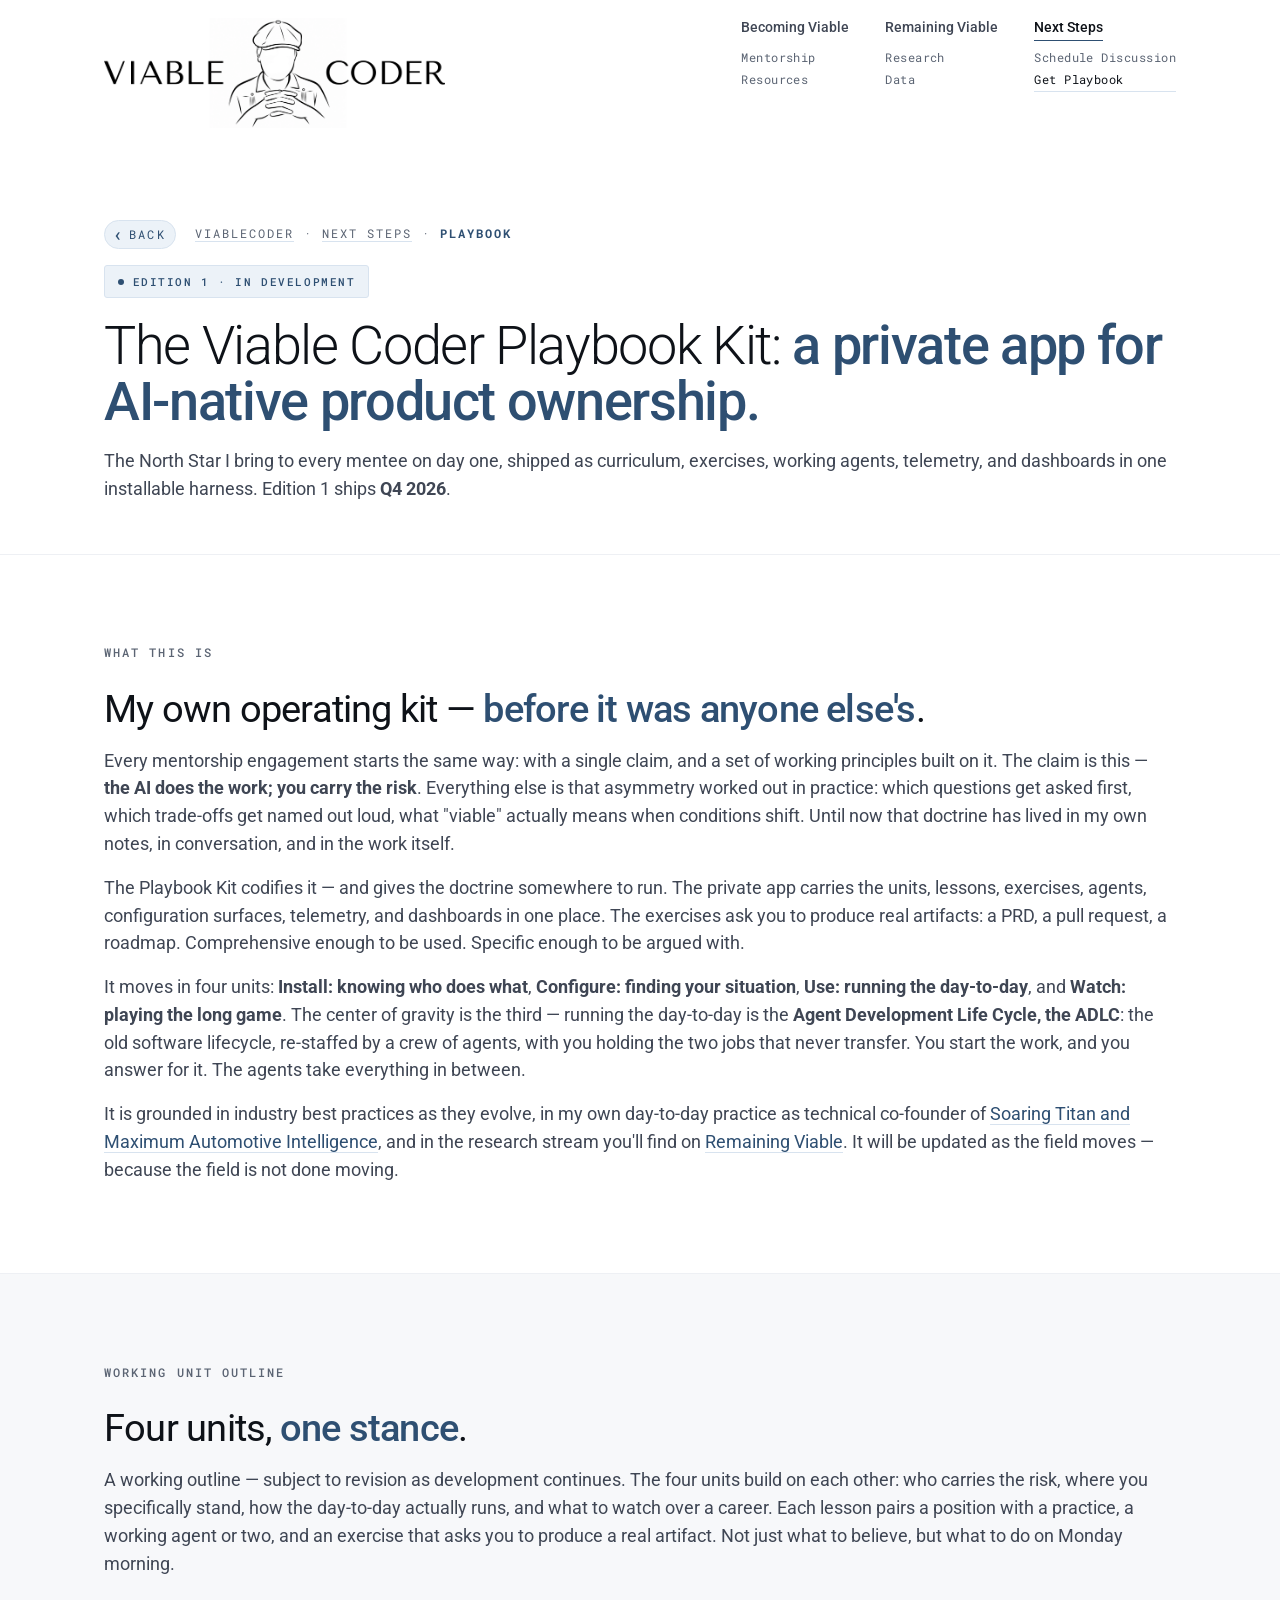
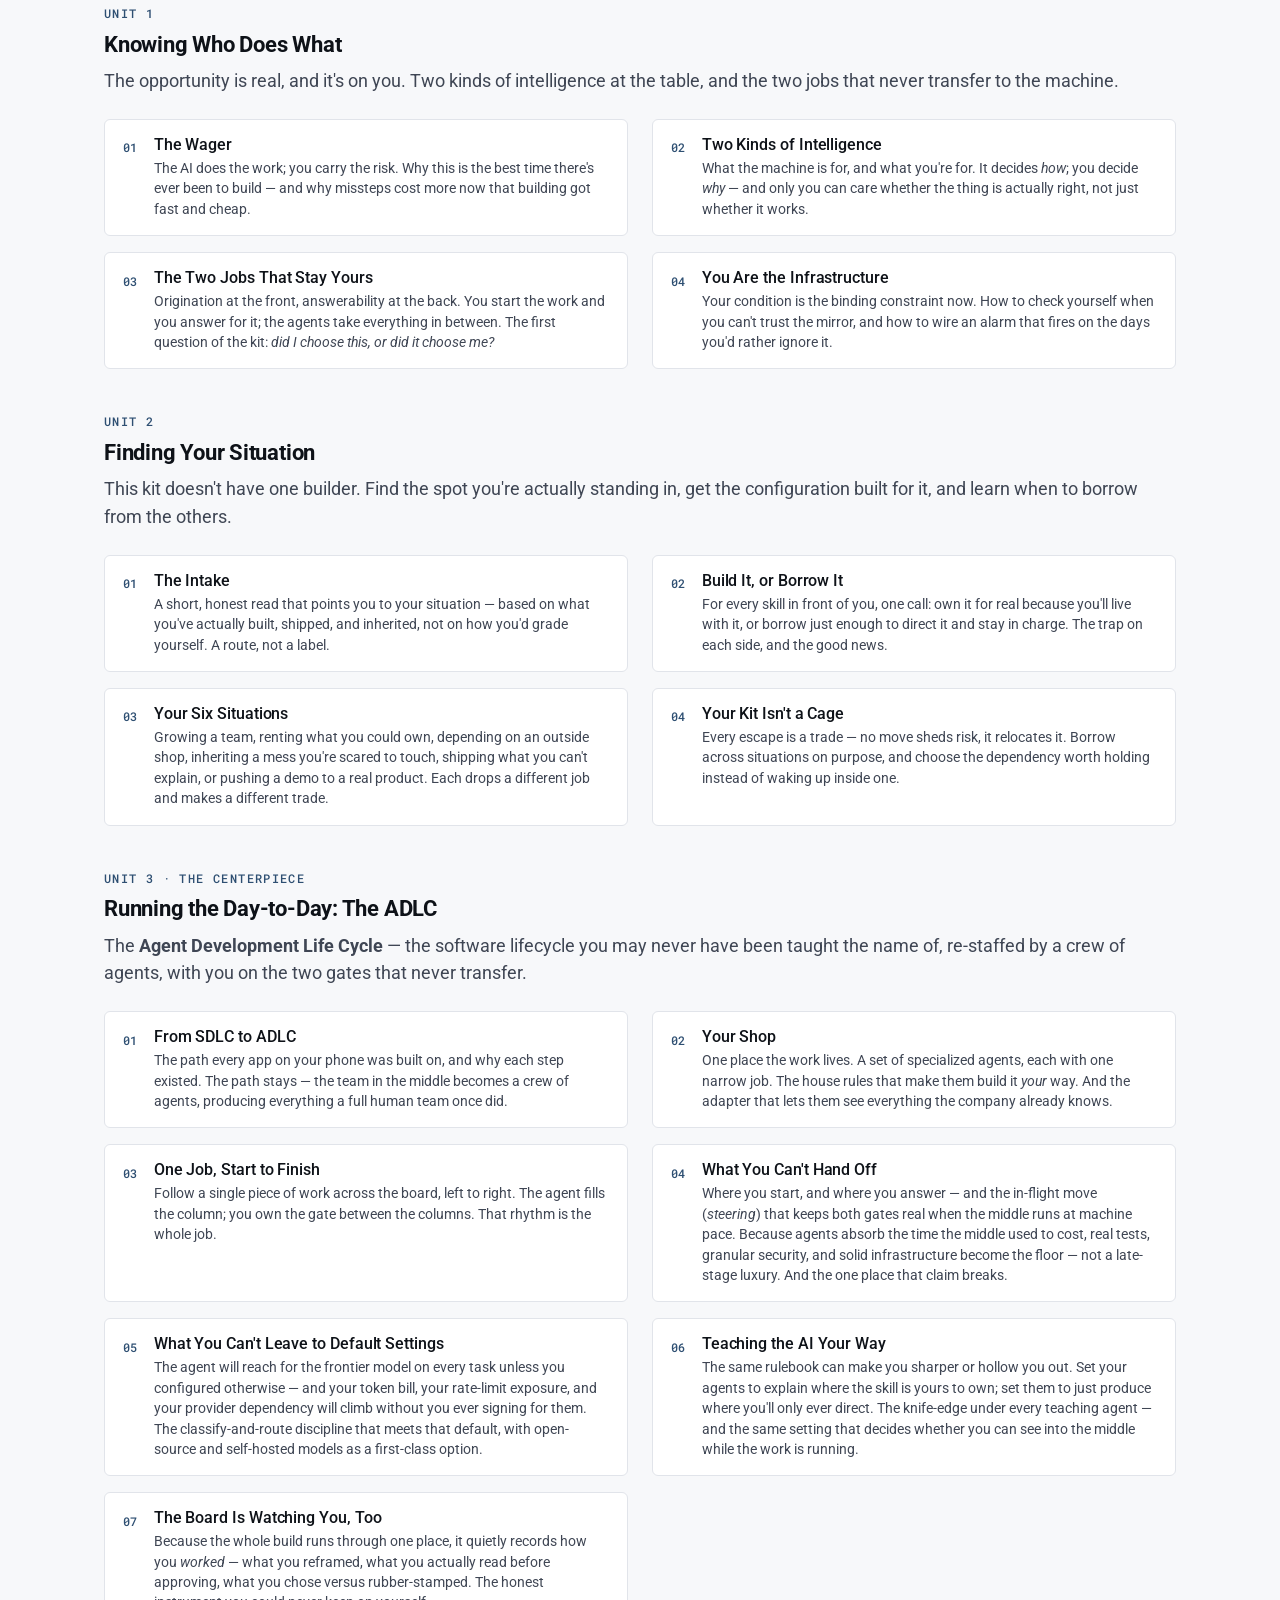
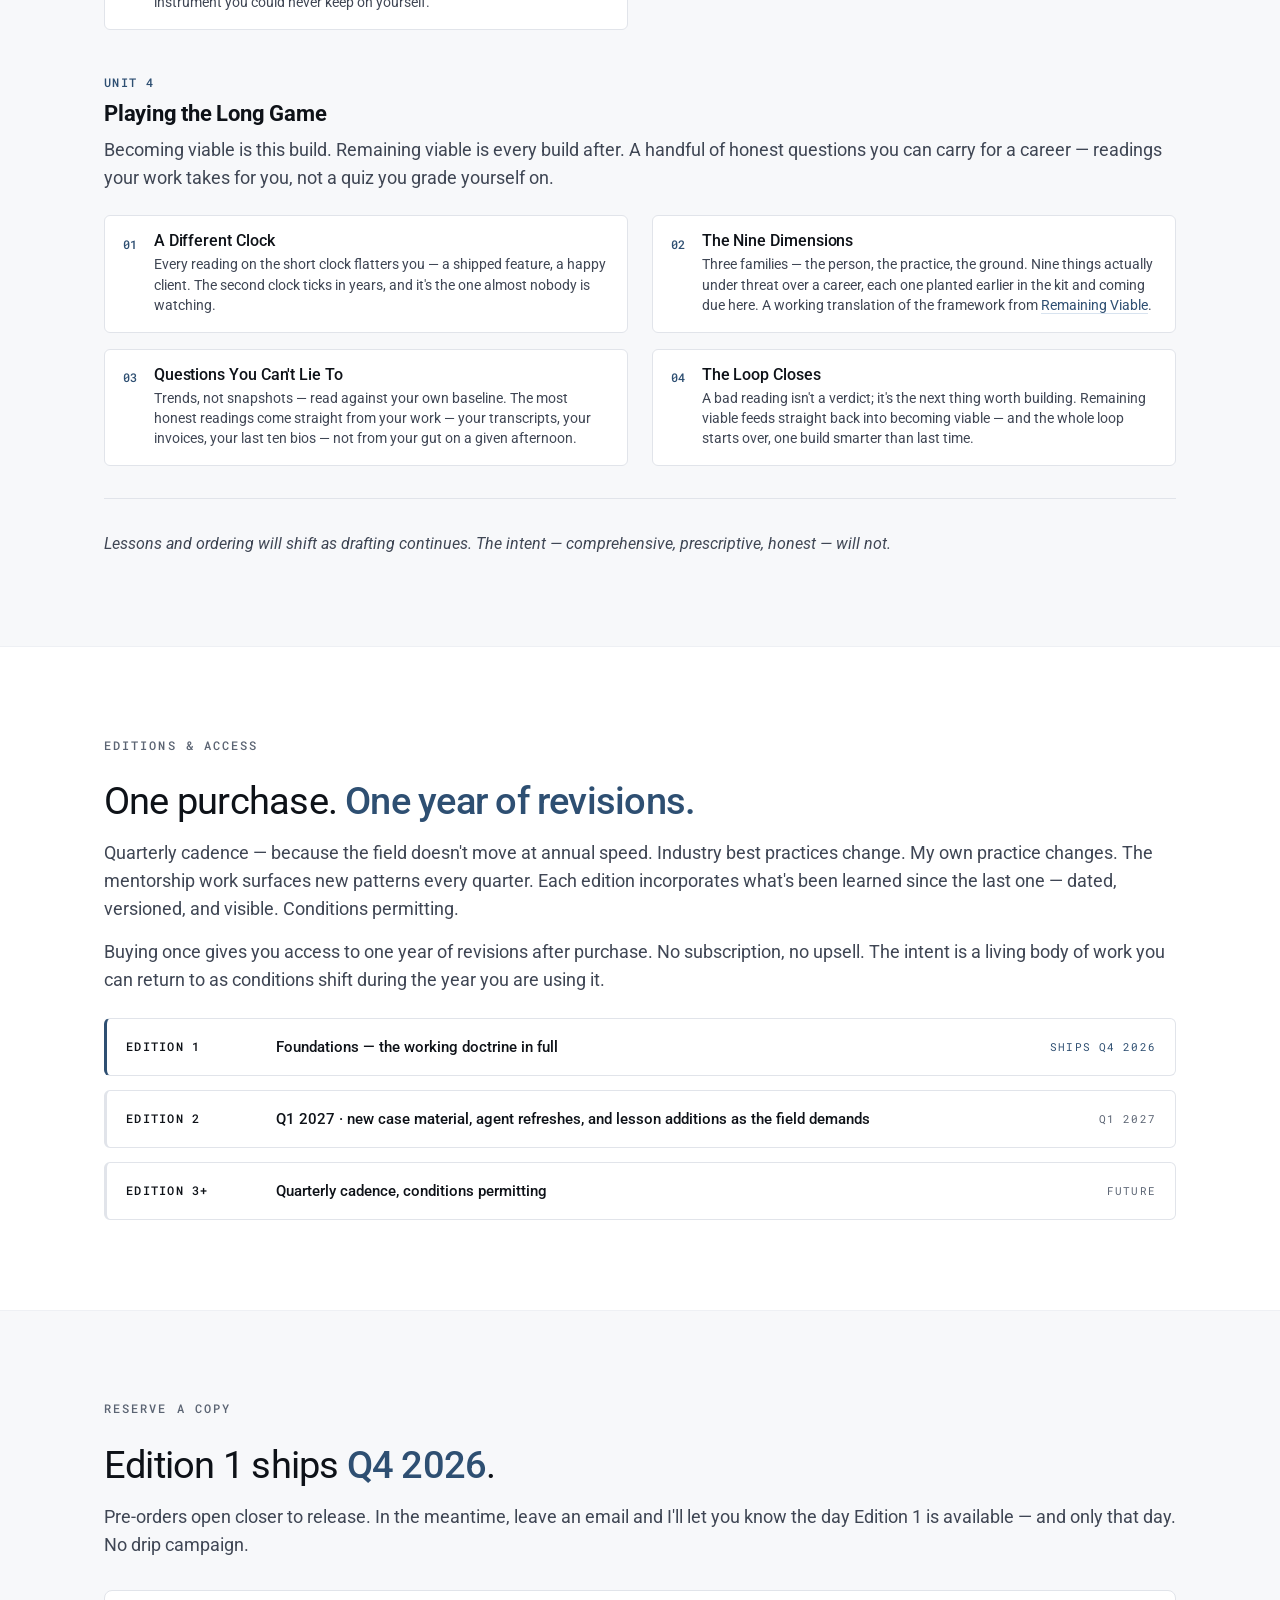
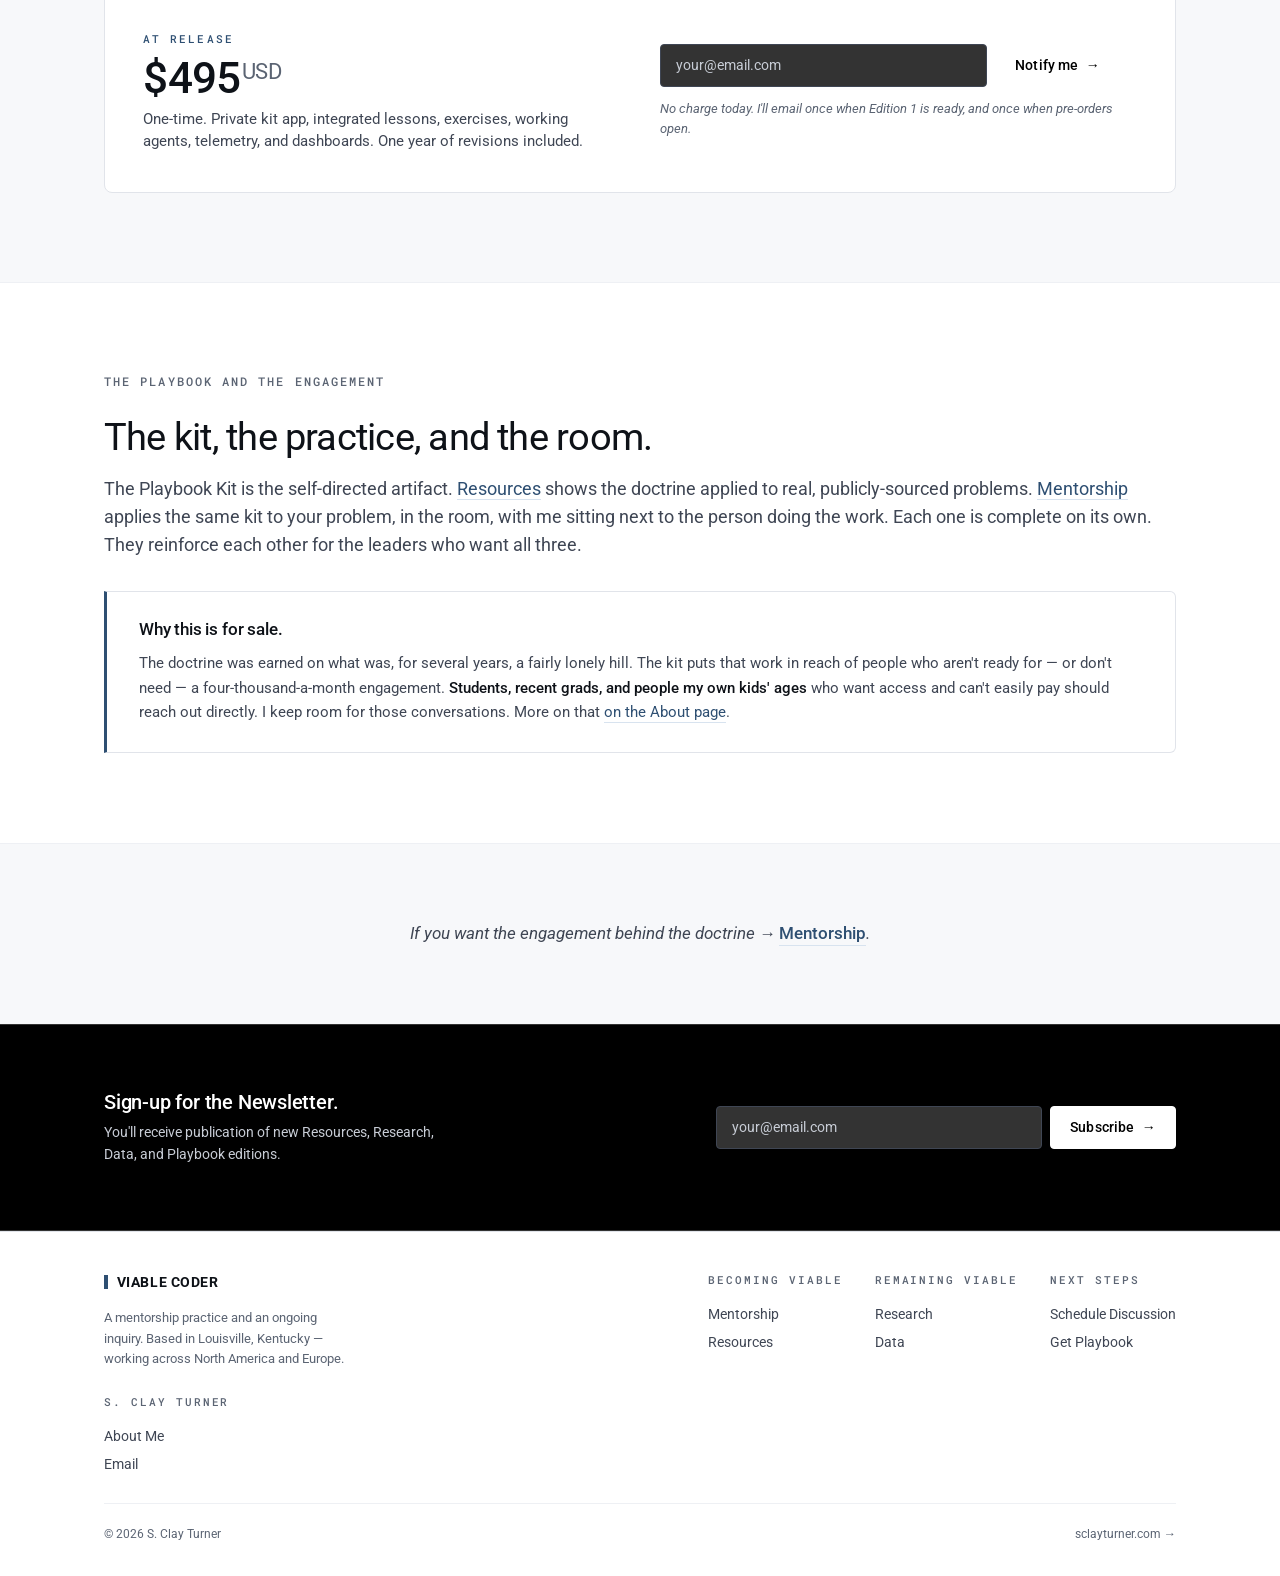
<file: website/public/playbook.html>
<!DOCTYPE html>
<html lang="en">
<head>
<meta charset="UTF-8">
<meta name="viewport" content="width=device-width, initial-scale=1.0">
<title>The Playbook Kit — Viable Coder</title>
<meta name="description" content="The Viable Coder Playbook Kit is a private app for AI-native product ownership: curriculum, exercises, agents, telemetry, and dashboards in one installable harness.">

<meta property="og:title" content="The Playbook Kit — Viable Coder">
<meta property="og:description" content="A private kit app for AI-native product ownership: curriculum, exercises, agents, telemetry, and dashboards in one installable harness.">
<meta property="og:type" content="website">
<meta property="og:image" content="assets/clay-mentorship.jpg">

<link rel="preconnect" href="https://fonts.googleapis.com">
<link rel="preconnect" href="https://fonts.gstatic.com" crossorigin>
<link href="https://fonts.googleapis.com/css2?family=Roboto:wght@300;400;500;700&family=Roboto+Mono:wght@400;500&display=swap" rel="stylesheet">
<link rel="stylesheet" href="main.css?v=20260601">
</head>
<body>

<nav class="top">
  <div class="wrap">
    <div class="nav-row">
      <a href="index.html" class="wordmark" aria-label="Viable Coder — home">
        <img src="assets/viable-coder.png" alt="Viable Coder">
      </a>
      <button class="nav-toggle" type="button" aria-controls="nav-links" aria-expanded="false" aria-label="Open menu">
        <span class="nav-toggle-icon" aria-hidden="true"><span></span><span></span><span></span></span>
      </button>
      <div class="nav-links" id="nav-links">
        <div class="nav-col">
          <a href="becoming-viable.html" class="nav-top-link">Becoming Viable</a>
          <div class="nav-sub">
            <a href="mentorship.html">Mentorship</a>
            <a href="resources.html">Resources</a>
          </div>
        </div>
        <div class="nav-col">
          <a href="remaining-viable.html" class="nav-top-link">Remaining Viable</a>
          <div class="nav-sub">
            <a href="research.html">Research</a>
            <a href="data.html">Data</a>
          </div>
        </div>
        <div class="nav-col">
          <a href="next-steps.html" class="nav-top-link is-active">Next Steps</a>
          <div class="nav-sub">
            <a href="https://calendly.com/sclayturner/advisory-session" target="_blank" rel="noopener">Schedule Discussion</a>
            <a href="playbook.html" class="is-active">Get Playbook</a>
          </div>
        </div>
      </div>
    </div>
  </div>
</nav>

<!-- PAGE BAND -->
<header class="page-band">
  <div class="wrap">
    <div class="crumb reveal"><a href="next-steps.html" class="crumb-back" aria-label="back to Next Steps"><span class="chevron">‹</span>BACK</a><a href="index.html">viablecoder</a> · <a href="next-steps.html">next steps</a> · <span class="accent">playbook</span></div>
    <div class="reveal delay-1"><span class="edition-banner"><span class="dot"></span>Edition 1 · In Development</span></div>
    <h1 class="reveal delay-1">The Viable Coder Playbook Kit: <strong>a private app for AI-native product ownership.</strong></h1>
    <p class="kicker reveal delay-2">The North Star I bring to every mentee on day one, shipped as curriculum, exercises, working agents, telemetry, and dashboards in one installable harness. Edition 1 ships <strong>Q4 2026</strong>.</p>
  </div>
</header>

<!-- §1 — WHAT THIS IS -->
<section>
  <div class="wrap">
    <div class="eyebrow reveal"><span class="num">01</span><span class="bar"></span> What This Is</div>
    <h2 class="section-title reveal">My own operating kit — <strong>before it was anyone else's</strong>.</h2>
    <p class="lead reveal">Every mentorship engagement starts the same way: with a single claim, and a set of working principles built on it. The claim is this — <strong>the AI does the work; you carry the risk</strong>. Everything else is that asymmetry worked out in practice: which questions get asked first, which trade-offs get named out loud, what "viable" actually means when conditions shift. Until now that doctrine has lived in my own notes, in conversation, and in the work itself.</p>
    <p class="lead reveal delay-1" style="margin-top: 1rem;">The Playbook Kit codifies it — and gives the doctrine somewhere to run. The private app carries the units, lessons, exercises, agents, configuration surfaces, telemetry, and dashboards in one place. The exercises ask you to produce real artifacts: a PRD, a pull request, a roadmap. Comprehensive enough to be used. Specific enough to be argued with.</p>
    <p class="lead reveal delay-2" style="margin-top: 1rem;">It moves in four units: <strong>Install: knowing who does what</strong>, <strong>Configure: finding your situation</strong>, <strong>Use: running the day-to-day</strong>, and <strong>Watch: playing the long game</strong>. The center of gravity is the third — running the day-to-day is the <strong>Agent Development Life Cycle, the ADLC</strong>: the old software lifecycle, re-staffed by a crew of agents, with you holding the two jobs that never transfer. You start the work, and you answer for it. The agents take everything in between.</p>
    <p class="lead reveal delay-2" style="margin-top: 1rem;">It is grounded in industry best practices as they evolve, in my own day-to-day practice as technical co-founder of <a href="about.html" style="color: var(--steel); border-bottom: 1px solid var(--steel-light);">Soaring Titan and Maximum Automotive Intelligence</a>, and in the research stream you'll find on <a href="research.html" style="color: var(--steel); border-bottom: 1px solid var(--steel-light);">Remaining Viable</a>. It will be updated as the field moves — because the field is not done moving.</p>
  </div>
</section>

<!-- §2 — WORKING TABLE OF CONTENTS -->
<section class="alt-bg">
  <div class="wrap">
    <div class="eyebrow reveal"><span class="num">02</span><span class="bar"></span> Working Unit Outline</div>
    <h2 class="section-title reveal">Four units, <strong>one stance</strong>.</h2>
    <p class="lead reveal">A working outline — subject to revision as development continues. The four units build on each other: who carries the risk, where you specifically stand, how the day-to-day actually runs, and what to watch over a career. Each lesson pairs a position with a practice, a working agent or two, and an exercise that asks you to produce a real artifact. Not just what to believe, but what to do on Monday morning.</p>

    <!-- SECTION 1 -->
    <div class="toc-section reveal" style="margin-top: 1.75rem;">
      <div style="font-family:'Roboto Mono',monospace; font-size:0.72rem; font-weight:500; letter-spacing:0.12em; text-transform:uppercase; color:var(--steel); margin-bottom:0.4rem;">Unit 1</div>
      <h3 style="font-size:1.4rem; font-weight:700; margin:0 0 0.5rem;">Knowing Who Does What</h3>
      <p class="lead" style="margin:0 0 1.4rem;">The opportunity is real, and it's on you. Two kinds of intelligence at the table, and the two jobs that never transfer to the machine.</p>
      <div class="toc-grid">
        <article class="toc-item reveal">
          <div class="toc-body">
            <h4>The Wager</h4>
            <p>The AI does the work; you carry the risk. Why this is the best time there's ever been to build — and why missteps cost more now that building got fast and cheap.</p>
          </div>
        </article>
        <article class="toc-item reveal">
          <div class="toc-body">
            <h4>Two Kinds of Intelligence</h4>
            <p>What the machine is for, and what you're for. It decides <em>how</em>; you decide <em>why</em> — and only you can care whether the thing is actually right, not just whether it works.</p>
          </div>
        </article>
        <article class="toc-item reveal">
          <div class="toc-body">
            <h4>The Two Jobs That Stay Yours</h4>
            <p>Origination at the front, answerability at the back. You start the work and you answer for it; the agents take everything in between. The first question of the kit: <em>did I choose this, or did it choose me?</em></p>
          </div>
        </article>
        <article class="toc-item reveal">
          <div class="toc-body">
            <h4>You Are the Infrastructure</h4>
            <p>Your condition is the binding constraint now. How to check yourself when you can't trust the mirror, and how to wire an alarm that fires on the days you'd rather ignore it.</p>
          </div>
        </article>
      </div>
    </div>

    <!-- SECTION 2 -->
    <div class="toc-section reveal" style="margin-top: 2.75rem;">
      <div style="font-family:'Roboto Mono',monospace; font-size:0.72rem; font-weight:500; letter-spacing:0.12em; text-transform:uppercase; color:var(--steel); margin-bottom:0.4rem;">Unit 2</div>
      <h3 style="font-size:1.4rem; font-weight:700; margin:0 0 0.5rem;">Finding Your Situation</h3>
      <p class="lead" style="margin:0 0 1.4rem;">This kit doesn't have one builder. Find the spot you're actually standing in, get the configuration built for it, and learn when to borrow from the others.</p>
      <div class="toc-grid">
        <article class="toc-item reveal">
          <div class="toc-body">
            <h4>The Intake</h4>
            <p>A short, honest read that points you to your situation — based on what you've actually built, shipped, and inherited, not on how you'd grade yourself. A route, not a label.</p>
          </div>
        </article>
        <article class="toc-item reveal">
          <div class="toc-body">
            <h4>Build It, or Borrow It</h4>
            <p>For every skill in front of you, one call: own it for real because you'll live with it, or borrow just enough to direct it and stay in charge. The trap on each side, and the good news.</p>
          </div>
        </article>
        <article class="toc-item reveal">
          <div class="toc-body">
            <h4>Your Six Situations</h4>
            <p>Growing a team, renting what you could own, depending on an outside shop, inheriting a mess you're scared to touch, shipping what you can't explain, or pushing a demo to a real product. Each drops a different job and makes a different trade.</p>
          </div>
        </article>
        <article class="toc-item reveal">
          <div class="toc-body">
            <h4>Your Kit Isn't a Cage</h4>
            <p>Every escape is a trade — no move sheds risk, it relocates it. Borrow across situations on purpose, and choose the dependency worth holding instead of waking up inside one.</p>
          </div>
        </article>
      </div>
    </div>

    <!-- SECTION 3 — THE CENTERPIECE -->
    <div class="toc-section reveal" style="margin-top: 2.75rem;">
      <div style="font-family:'Roboto Mono',monospace; font-size:0.72rem; font-weight:500; letter-spacing:0.12em; text-transform:uppercase; color:var(--steel); margin-bottom:0.4rem;">Unit 3 · The Centerpiece</div>
      <h3 style="font-size:1.4rem; font-weight:700; margin:0 0 0.5rem;">Running the Day-to-Day: The ADLC</h3>
      <p class="lead" style="margin:0 0 1.4rem;">The <strong>Agent Development Life Cycle</strong> — the software lifecycle you may never have been taught the name of, re-staffed by a crew of agents, with you on the two gates that never transfer.</p>
      <div class="toc-grid">
        <article class="toc-item reveal">
          <div class="toc-body">
            <h4>From SDLC to ADLC</h4>
            <p>The path every app on your phone was built on, and why each step existed. The path stays — the team in the middle becomes a crew of agents, producing everything a full human team once did.</p>
          </div>
        </article>
        <article class="toc-item reveal">
          <div class="toc-body">
            <h4>Your Shop</h4>
            <p>One place the work lives. A set of specialized agents, each with one narrow job. The house rules that make them build it <em>your</em> way. And the adapter that lets them see everything the company already knows.</p>
          </div>
        </article>
        <article class="toc-item reveal">
          <div class="toc-body">
            <h4>One Job, Start to Finish</h4>
            <p>Follow a single piece of work across the board, left to right. The agent fills the column; you own the gate between the columns. That rhythm is the whole job.</p>
          </div>
        </article>
        <article class="toc-item reveal">
          <div class="toc-body">
            <h4>What You Can't Hand Off</h4>
            <p>Where you start, and where you answer — and the in-flight move (<em>steering</em>) that keeps both gates real when the middle runs at machine pace. Because agents absorb the time the middle used to cost, real tests, granular security, and solid infrastructure become the floor — not a late-stage luxury. And the one place that claim breaks.</p>
          </div>
        </article>
        <article class="toc-item reveal">
          <div class="toc-body">
            <h4>What You Can't Leave to Default Settings</h4>
            <p>The agent will reach for the frontier model on every task unless you configured otherwise — and your token bill, your rate-limit exposure, and your provider dependency will climb without you ever signing for them. The classify-and-route discipline that meets that default, with open-source and self-hosted models as a first-class option.</p>
          </div>
        </article>
        <article class="toc-item reveal">
          <div class="toc-body">
            <h4>Teaching the AI Your Way</h4>
            <p>The same rulebook can make you sharper or hollow you out. Set your agents to explain where the skill is yours to own; set them to just produce where you'll only ever direct. The knife-edge under every teaching agent — and the same setting that decides whether you can see into the middle while the work is running.</p>
          </div>
        </article>
        <article class="toc-item reveal">
          <div class="toc-body">
            <h4>The Board Is Watching You, Too</h4>
            <p>Because the whole build runs through one place, it quietly records how you <em>worked</em> — what you reframed, what you actually read before approving, what you chose versus rubber-stamped. The honest instrument you could never keep on yourself.</p>
          </div>
        </article>
      </div>
    </div>

    <!-- SECTION 4 -->
    <div class="toc-section reveal" style="margin-top: 2.75rem;">
      <div style="font-family:'Roboto Mono',monospace; font-size:0.72rem; font-weight:500; letter-spacing:0.12em; text-transform:uppercase; color:var(--steel); margin-bottom:0.4rem;">Unit 4</div>
      <h3 style="font-size:1.4rem; font-weight:700; margin:0 0 0.5rem;">Playing the Long Game</h3>
      <p class="lead" style="margin:0 0 1.4rem;">Becoming viable is this build. Remaining viable is every build after. A handful of honest questions you can carry for a career — readings your work takes for you, not a quiz you grade yourself on.</p>
      <div class="toc-grid">
        <article class="toc-item reveal">
          <div class="toc-body">
            <h4>A Different Clock</h4>
            <p>Every reading on the short clock flatters you — a shipped feature, a happy client. The second clock ticks in years, and it's the one almost nobody is watching.</p>
          </div>
        </article>
        <article class="toc-item reveal">
          <div class="toc-body">
            <h4>The Nine Dimensions</h4>
            <p>Three families — the person, the practice, the ground. Nine things actually under threat over a career, each one planted earlier in the kit and coming due here. A working translation of the framework from <a href="remaining-viable.html" style="color: var(--steel); border-bottom: 1px solid var(--steel-light);">Remaining Viable</a>.</p>
          </div>
        </article>
        <article class="toc-item reveal">
          <div class="toc-body">
            <h4>Questions You Can't Lie To</h4>
            <p>Trends, not snapshots — read against your own baseline. The most honest readings come straight from your work — your transcripts, your invoices, your last ten bios — not from your gut on a given afternoon.</p>
          </div>
        </article>
        <article class="toc-item reveal">
          <div class="toc-body">
            <h4>The Loop Closes</h4>
            <p>A bad reading isn't a verdict; it's the next thing worth building. Remaining viable feeds straight back into becoming viable — and the whole loop starts over, one build smarter than last time.</p>
          </div>
        </article>
      </div>
    </div>

    <p class="explore-link reveal" style="margin-top: 2rem;">
      <em>Lessons and ordering will shift as drafting continues. The intent — comprehensive, prescriptive, honest — will not.</em>
    </p>
  </div>
</section>

<!-- §3 — EDITIONS & ACCESS -->
<section>
  <div class="wrap">
    <div class="eyebrow reveal"><span class="num">03</span><span class="bar"></span> Editions &amp; Access</div>
    <h2 class="section-title reveal">One purchase. <strong>One year of revisions.</strong></h2>
    <p class="lead reveal">Quarterly cadence — because the field doesn't move at annual speed. Industry best practices change. My own practice changes. The mentorship work surfaces new patterns every quarter. Each edition incorporates what's been learned since the last one — dated, versioned, and visible. Conditions permitting.</p>
    <p class="lead reveal delay-1" style="margin-top: 1rem;">Buying once gives you access to one year of revisions after purchase. No subscription, no upsell. The intent is a living body of work you can return to as conditions shift during the year you are using it.</p>

    <div class="editions-list">
      <div class="edition-row current reveal">
        <span class="edition-label">EDITION 1</span>
        <span class="edition-title">Foundations — the working doctrine in full</span>
        <span class="edition-status">Ships Q4 2026</span>
      </div>
      <div class="edition-row reveal">
        <span class="edition-label">EDITION 2</span>
        <span class="edition-title">Q1 2027 · new case material, agent refreshes, and lesson additions as the field demands</span>
        <span class="edition-status">Q1 2027</span>
      </div>
      <div class="edition-row reveal">
        <span class="edition-label">EDITION 3+</span>
        <span class="edition-title">Quarterly cadence, conditions permitting</span>
        <span class="edition-status">Future</span>
      </div>
    </div>
  </div>
</section>

<!-- §4 — PRICING / RESERVE -->
<section class="alt-bg">
  <div class="wrap">
    <div class="eyebrow reveal"><span class="num">04</span><span class="bar"></span> Reserve a Copy</div>
    <h2 class="section-title reveal">Edition 1 ships <strong>Q4 2026</strong>.</h2>
    <p class="lead reveal">Pre-orders open closer to release. In the meantime, leave an email and I'll let you know the day Edition 1 is available — and only that day. No drip campaign.</p>

    <div class="pricing-card reveal">
      <div class="price-block">
        <span class="price-label">At Release</span>
        <span class="price-amount">$495<sup>USD</sup></span>
        <p class="price-detail">One-time. Private kit app, integrated lessons, exercises, working agents, telemetry, and dashboards. One year of revisions included.</p>
      </div>
      <div class="price-action">
        <form class="subscribe-form" action="https://buttondown.email/api/emails/embed-subscribe/viablecoder-playbook" method="post" target="popupwindow" onsubmit="window.open('https://buttondown.email/viablecoder-playbook', 'popupwindow')">
          <input type="email" name="email" placeholder="your@email.com" required>
          <button type="submit">Notify me <span class="arrow">→</span></button>
        </form>
        <p class="micro">No charge today. I'll email once when Edition 1 is ready, and once when pre-orders open.</p>
      </div>
    </div>
  </div>
</section>

<!-- §5 — RELATIONSHIP TO MENTORSHIP -->
<section>
  <div class="wrap">
    <div class="eyebrow reveal"><span class="num">05</span><span class="bar"></span> The Playbook and the Engagement</div>
    <h2 class="section-title reveal">The kit, the practice, and the room.</h2>
    <p class="lead reveal">The Playbook Kit is the self-directed artifact. <a href="resources.html" style="color: var(--steel); border-bottom: 1px solid var(--steel-light);">Resources</a> shows the doctrine applied to real, publicly-sourced problems. <a href="mentorship.html" style="color: var(--steel); border-bottom: 1px solid var(--steel-light);">Mentorship</a> applies the same kit to your problem, in the room, with me sitting next to the person doing the work. Each one is complete on its own. They reinforce each other for the leaders who want all three.</p>

    <aside class="engagement-note reveal" style="margin-top: 2rem;">
      <h4>Why this is for sale.</h4>
      <p>The doctrine was earned on what was, for several years, a fairly lonely hill. The kit puts that work in reach of people who aren't ready for — or don't need — a four-thousand-a-month engagement. <strong>Students, recent grads, and people my own kids' ages</strong> who want access and can't easily pay should reach out directly. I keep room for those conversations. More on that <a href="about.html">on the About page</a>.</p>
    </aside>
  </div>
</section>

<!-- QUIET LINE -->
<section class="quiet-line">
  <div class="narrow">
    <p class="reveal">If you want the engagement behind the doctrine → <a href="mentorship.html">Mentorship</a>.</p>
  </div>
</section>

<!-- NEWSLETTER -->
<section class="subscribe-band">
  <div class="wrap">
    <div class="sub-lede">
      <h3 class="reveal">Sign-up for the Newsletter.</h3>
      <p class="sub-note reveal">You'll receive publication of new Resources, Research, Data, and Playbook editions.</p>
    </div>
    <form class="subscribe-form reveal" action="https://buttondown.email/api/emails/embed-subscribe/viablecoder" method="post" target="popupwindow" onsubmit="window.open('https://buttondown.email/viablecoder', 'popupwindow')">
      <input type="email" name="email" placeholder="your@email.com" required>
      <button type="submit">Subscribe <span class="arrow">&rarr;</span></button>
    </form>
  </div>
</section>

<footer>
  <div class="wrap">
    <div>
      <a href="index.html" class="wordmark"><span class="bar"></span> VIABLE CODER</a>
      <p style="margin-top: 0.75rem; font-size: 0.8rem; color: var(--ink-3); max-width: 36ch;">A mentorship practice and an ongoing inquiry. Based in Louisville, Kentucky — working across North America and Europe.</p>
    </div>
    <div class="ft-col">
      <h5>Becoming Viable</h5>
      <a href="mentorship.html">Mentorship</a>
      <a href="resources.html">Resources</a>
    </div>
    <div class="ft-col">
      <h5>Remaining Viable</h5>
      <a href="research.html">Research</a>
      <a href="data.html">Data</a>
    </div>
    <div class="ft-col">
      <h5>Next Steps</h5>
      <a href="https://calendly.com/sclayturner/advisory-session" target="_blank" rel="noopener">Schedule Discussion</a>
      <a href="playbook.html">Get Playbook</a>
    </div>
    <div class="ft-col">
      <h5>S. Clay Turner</h5>
      <a href="about.html">About Me</a>
      <a href="mailto:clay@sclayturner.com">Email</a>
    </div>
    <div class="ft-bottom">
      <div>© <span id="year"></span> S. Clay Turner</div>
      <div><a href="https://sclayturner.com" target="_blank" rel="noopener">sclayturner.com →</a></div>
    </div>
  </div>
</footer>

<script src="main.js?v=20260530"></script>
</body>
</html>
</file>
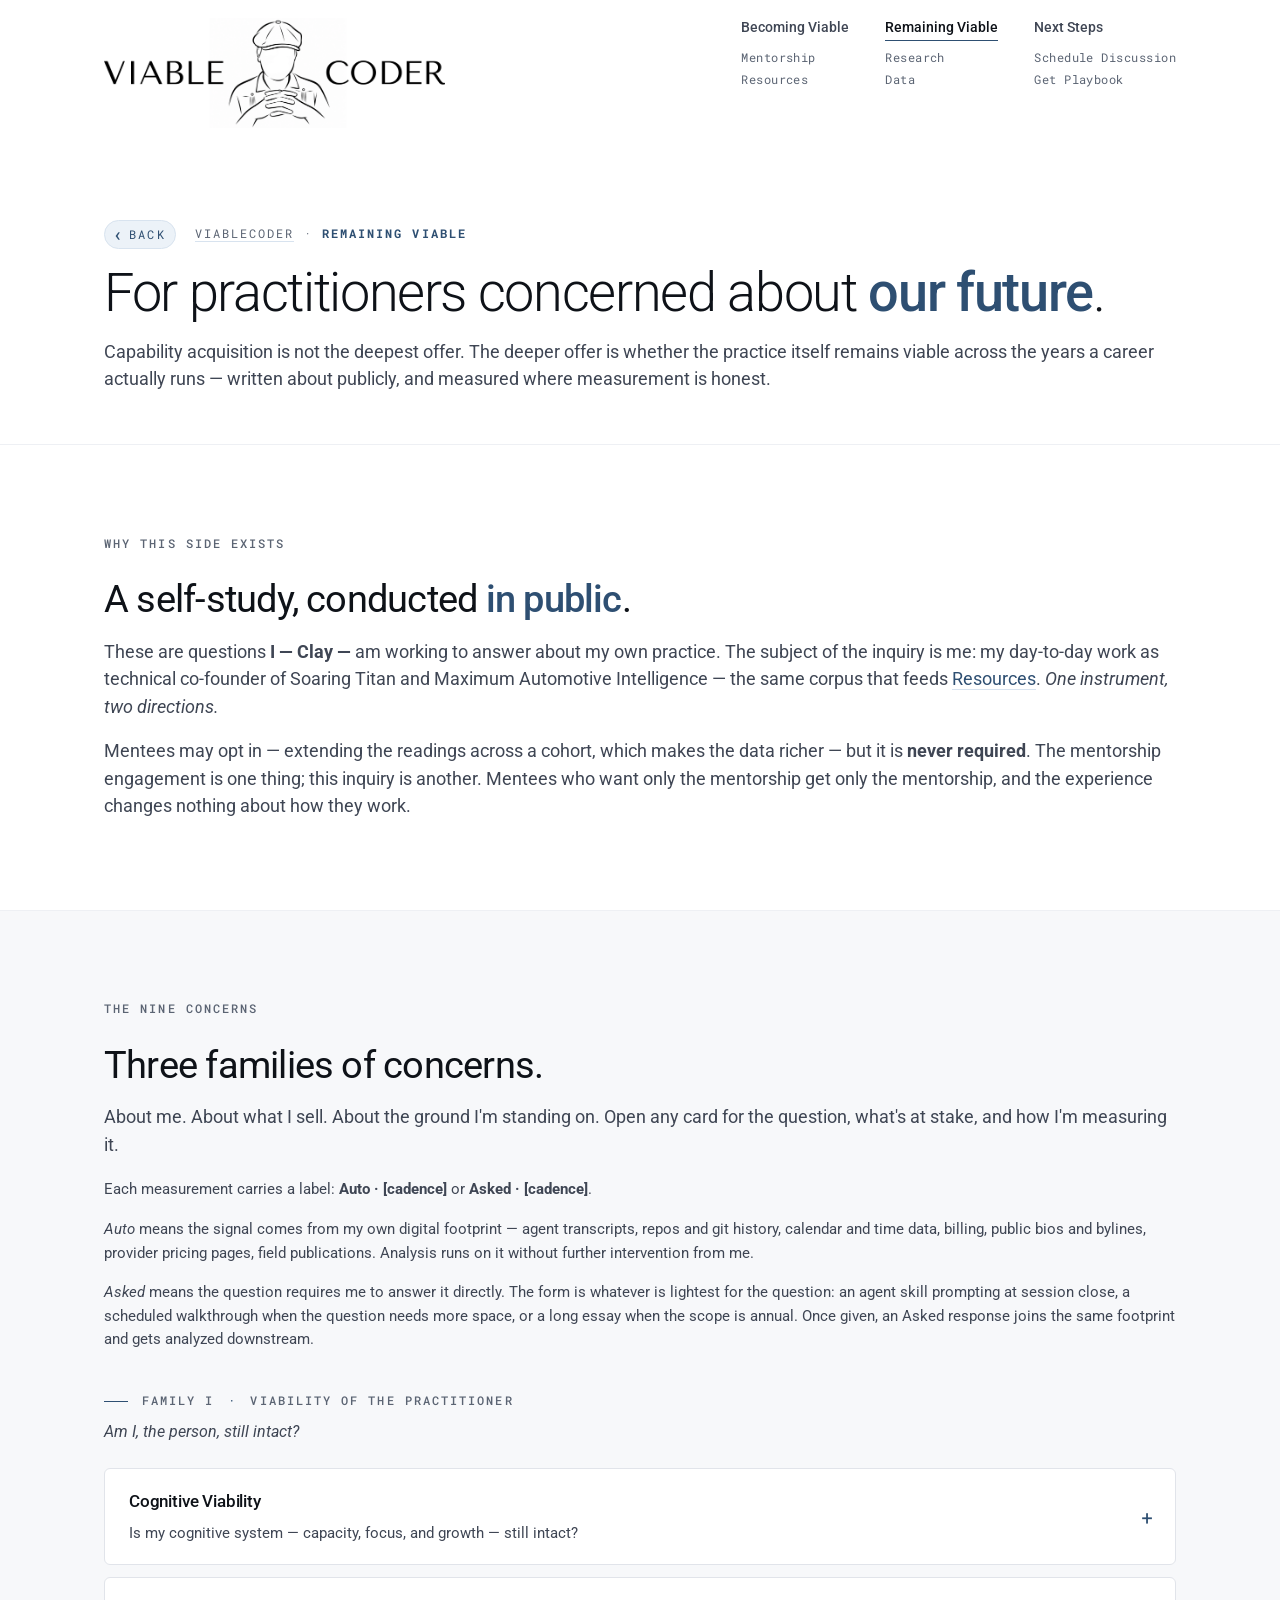
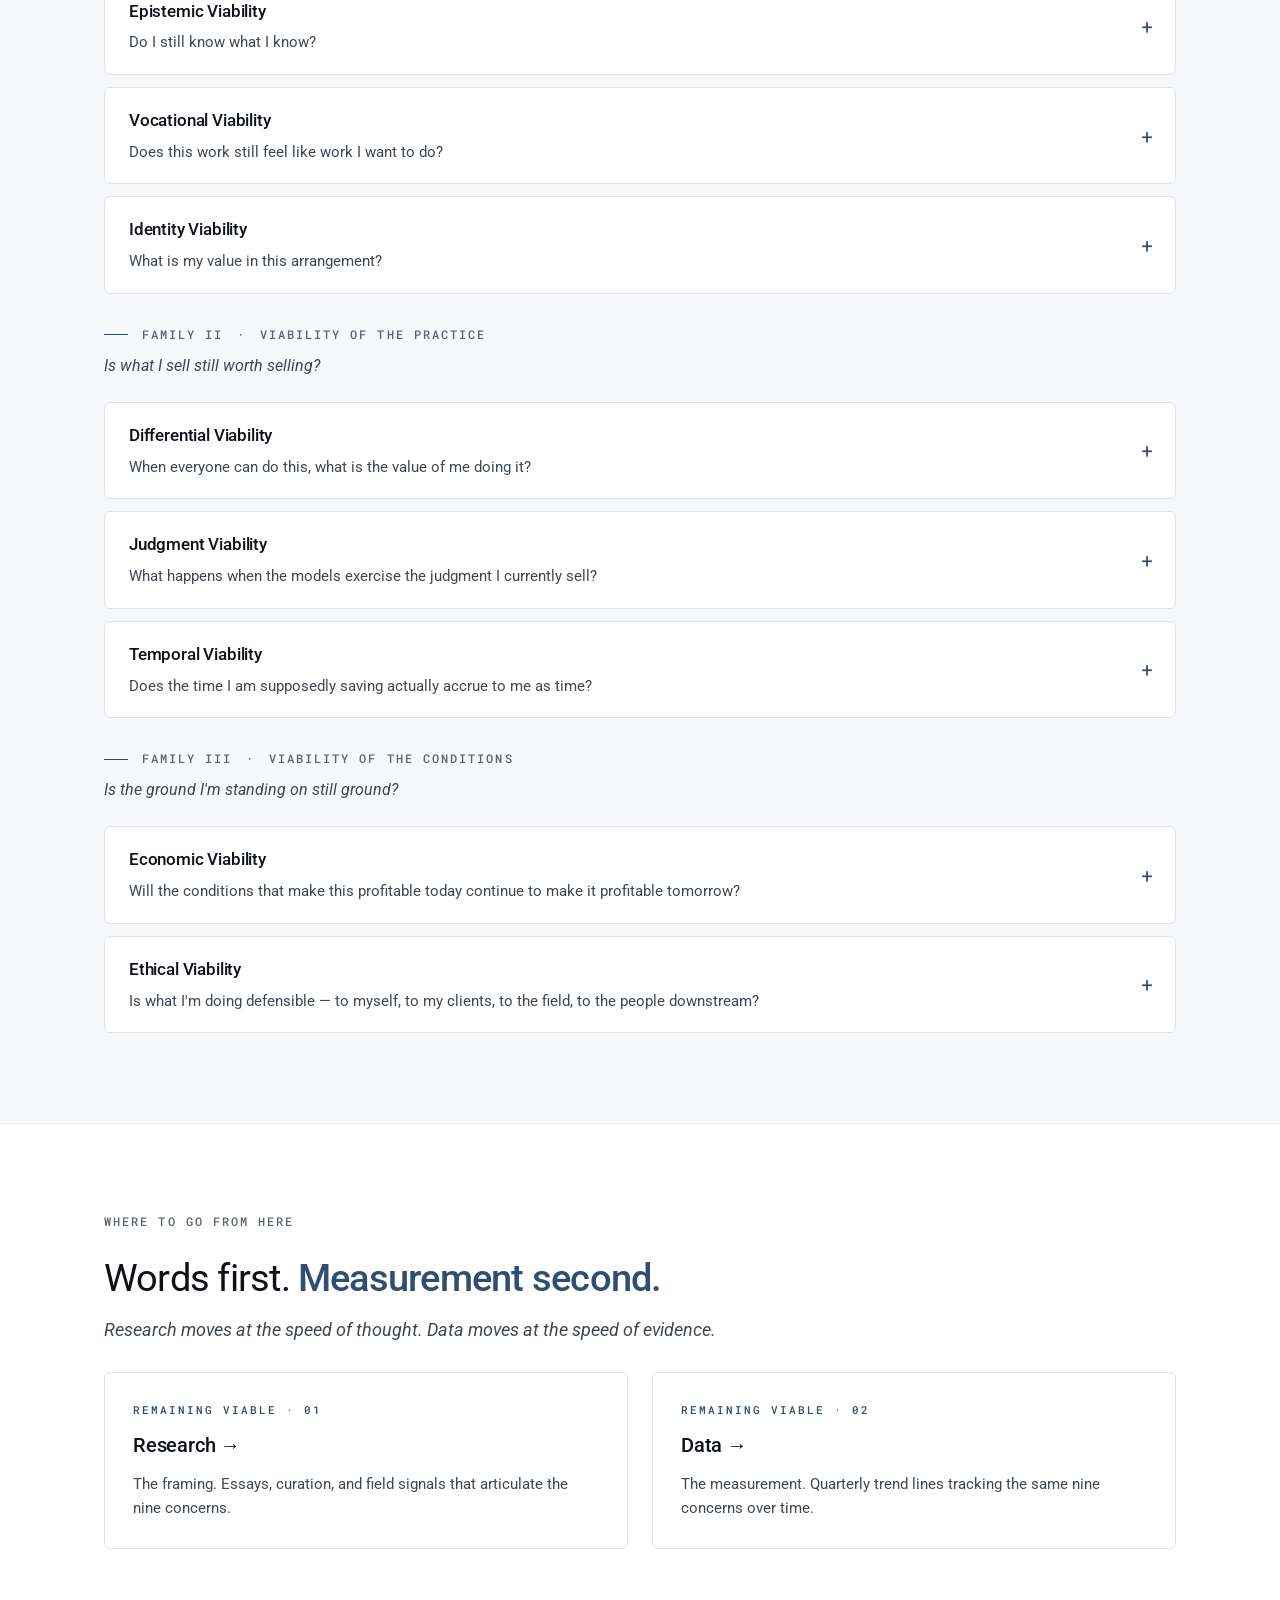
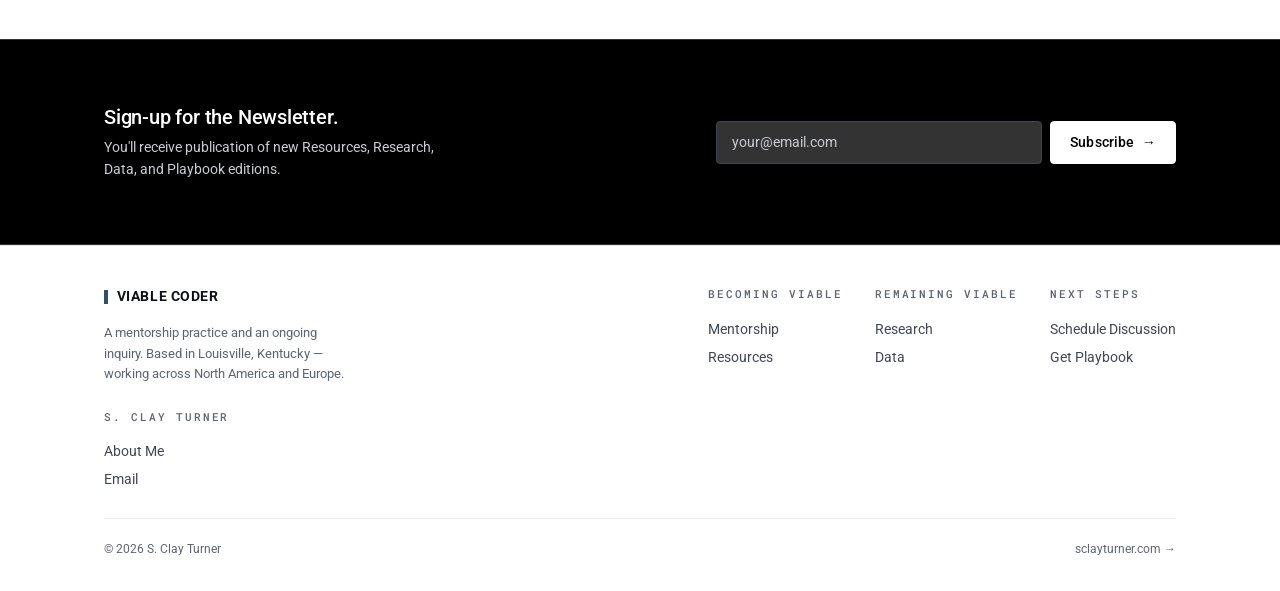
<file: website/public/remaining-viable.html>
<!DOCTYPE html>
<html lang="en">
<head>
<meta charset="UTF-8">
<meta name="viewport" content="width=device-width, initial-scale=1.0">
<title>Remaining Viable — Viable Coder</title>
<meta name="description" content="An ongoing inquiry into the nine dimensions of viability, paired with public measurement. For practitioners asking what holds up over time.">

<link rel="preconnect" href="https://fonts.googleapis.com">
<link rel="preconnect" href="https://fonts.gstatic.com" crossorigin>
<link href="https://fonts.googleapis.com/css2?family=Roboto:wght@300;400;500;700&family=Roboto+Mono:wght@400;500&display=swap" rel="stylesheet">
<link rel="stylesheet" href="main.css?v=20260601">
</head>
<body>

<nav class="top">
  <div class="wrap">
    <div class="nav-row">
      <a href="index.html" class="wordmark" aria-label="Viable Coder — home">
        <img src="assets/viable-coder.png" alt="Viable Coder">
      </a>
      <button class="nav-toggle" type="button" aria-controls="nav-links" aria-expanded="false" aria-label="Open menu">
        <span class="nav-toggle-icon" aria-hidden="true"><span></span><span></span><span></span></span>
      </button>
      <div class="nav-links" id="nav-links">
        <div class="nav-col">
          <a href="becoming-viable.html" class="nav-top-link">Becoming Viable</a>
          <div class="nav-sub">
            <a href="mentorship.html">Mentorship</a>
            <a href="resources.html">Resources</a>
          </div>
        </div>
        <div class="nav-col">
          <a href="remaining-viable.html" class="nav-top-link is-active">Remaining Viable</a>
          <div class="nav-sub">
            <a href="research.html">Research</a>
            <a href="data.html">Data</a>
          </div>
        </div>
        <div class="nav-col">
          <a href="next-steps.html" class="nav-top-link">Next Steps</a>
          <div class="nav-sub">
            <a href="https://calendly.com/sclayturner/advisory-session" target="_blank" rel="noopener">Schedule Discussion</a>
            <a href="playbook.html">Get Playbook</a>
          </div>
        </div>
      </div>
    </div>
  </div>
</nav>

<!-- PAGE BAND -->
<header class="page-band">
  <div class="wrap">
    <div class="crumb reveal"><a href="index.html" class="crumb-back" aria-label="back to home"><span class="chevron">‹</span>BACK</a><a href="index.html">viablecoder</a> · <span class="accent">remaining viable</span></div>
    <h1 class="reveal delay-1">For practitioners concerned about <strong>our future</strong>.</h1>
    <p class="kicker reveal delay-2">Capability acquisition is not the deepest offer. The deeper offer is whether the practice itself remains viable across the years a career actually runs — written about publicly, and measured where measurement is honest.</p>
  </div>
</header>

<!-- §1 — WHY THIS SIDE IS HERE -->
<section>
  <div class="wrap">
    <div class="eyebrow reveal"><span class="num">01</span><span class="bar"></span> Why This Side Exists</div>
    <h2 class="section-title reveal">A self-study, conducted <strong>in public</strong>.</h2>
    <p class="lead reveal">These are questions <strong>I — Clay —</strong> am working to answer about my own practice. The subject of the inquiry is me: my day-to-day work as technical co-founder of Soaring Titan and Maximum Automotive Intelligence — the same corpus that feeds <a href="resources.html" style="color: var(--steel); border-bottom: 1px solid var(--steel-light);">Resources</a>. <em>One instrument, two directions.</em></p>
    <p class="lead reveal delay-1" style="margin-top: 1rem;">Mentees may opt in — extending the readings across a cohort, which makes the data richer — but it is <strong>never required</strong>. The mentorship engagement is one thing; this inquiry is another. Mentees who want only the mentorship get only the mentorship, and the experience changes nothing about how they work.</p>
  </div>
</section>

<!-- §2 — THE NINE CONCERNS -->
<section class="alt-bg" id="nine-concerns">
  <div class="wrap">
    <div class="eyebrow reveal"><span class="num">02</span><span class="bar"></span> The Nine Concerns</div>
    <h2 class="section-title reveal">Three families of concerns.</h2>
    <p class="lead reveal">About me. About what I sell. About the ground I'm standing on. Open any card for the question, what's at stake, and how I'm measuring it.</p>
    <p class="lead reveal delay-1" style="margin-top: 1.25rem; font-size: 0.95em;">Each measurement carries a label: <strong>Auto · [cadence]</strong> or <strong>Asked · [cadence]</strong>.</p>

    <p class="lead reveal delay-1" style="margin-top: 1rem; font-size: 0.95em;"><em>Auto</em> means the signal comes from my own digital footprint — agent transcripts, repos and git history, calendar and time data, billing, public bios and bylines, provider pricing pages, field publications. Analysis runs on it without further intervention from me.</p>

    <p class="lead reveal delay-1" style="margin-top: 1rem; font-size: 0.95em;"><em>Asked</em> means the question requires me to answer it directly. The form is whatever is lightest for the question: an agent skill prompting at session close, a scheduled walkthrough when the question needs more space, or a long essay when the scope is annual. Once given, an Asked response joins the same footprint and gets analyzed downstream.</p>

    <div class="family-group" style="margin-top: 2.5rem;">
      <div class="family-label"><span class="bar"></span> Family I <span class="accent">·</span> Viability of the Practitioner</div>
      <p class="family-question reveal">Am I, the person, still intact?</p>
      <div class="expand-list">
        <details class="expand-card reveal" id="cognitive">
          <summary>
            <span class="title">Cognitive Viability</span>
            <span class="summary-line">Is my cognitive system — capacity, focus, and growth — still intact?</span>
          </summary>
          <div class="expand-body">
            <span class="field-label">What's Under Threat</span>
            <p>The thinking that built my judgment in the first place — and the focus that lets me hold a hard problem in my head for an hour. Three risks running in parallel: that my core capacity atrophies as I hand more of the work to the model; that my executive function erodes under AI-native conditions; and that I quietly stop picking up the new concepts and vocabulary that have always renewed the craft.</p>
            <span class="field-label">How It's Tracked — Maintenance Signals</span>
            <ul class="measure-list">
              <li>
                <span class="m-name">Can I still solve a fixed class of problems without AI tools?</span>
                <span class="m-meta">Asked <span class="sep">·</span> Quarterly</span>
              </li>
              <li>
                <span class="m-name">How much of the reasoning in my agent transcripts is self-generated versus AI-generated?</span>
                <span class="m-meta">Auto <span class="sep">·</span> Weekly</span>
              </li>
              <li>
                <span class="m-name">How often am I accepting AI suggestions outright, modifying them, or rejecting them?</span>
                <span class="m-meta">Auto <span class="sep">·</span> Weekly</span>
              </li>
              <li>
                <span class="m-name">How do I score on a credentialed cognitive battery, year over year?</span>
                <span class="m-meta">Asked <span class="sep">·</span> Annual</span>
              </li>
            </ul>
            <span class="field-label">How It's Tracked — Growth and Executive-Function Signals</span>
            <ul class="measure-list">
              <li>
                <span class="m-name">Are new concepts, patterns, and architectures appearing in my own transcript turns that weren't there before?</span>
                <span class="m-meta">Auto <span class="sep">·</span> Monthly</span>
              </li>
              <li>
                <span class="m-name">Is my own software-engineering vocabulary still expanding in my writing and transcripts?</span>
                <span class="m-meta">Auto <span class="sep">·</span> Monthly</span>
              </li>
              <li>
                <span class="m-name">How many systems am I touching concurrently — commits, PRs, or transcript activity in the past 14 days?</span>
                <span class="m-meta">Auto <span class="sep">·</span> Weekly</span>
              </li>
              <li>
                <span class="m-name">Of those concurrent systems, how many do I feel I actively own?</span>
                <span class="m-meta">Asked <span class="sep">·</span> Monthly</span>
              </li>
              <li>
                <span class="m-name">Is my ability to stay focused — within a session and across a day — improving or eroding?</span>
                <span class="m-meta">Auto <span class="sep">·</span> Weekly</span>
              </li>
            </ul>
          </div>
        </details>

        <details class="expand-card reveal" id="epistemic">
          <summary>
            <span class="title">Epistemic Viability</span>
            <span class="summary-line">Do I still know what I know?</span>
          </summary>
          <div class="expand-body">
            <span class="field-label">What's Under Threat</span>
            <p>Whether I still actually understand what I shipped. When a system gets built through dialogue with an agent, do I know it the way I knew code I wrote by hand?</p>
            <span class="field-label">How It's Tracked</span>
            <ul class="measure-list">
              <li>
                <span class="m-name">Can I explain, cold, a system I built 30–90 days ago — without agent access?</span>
                <span class="m-meta">Asked <span class="sep">·</span> Monthly</span>
              </li>
              <li>
                <span class="m-name">How quickly can I debug a prior-built system without the agent's help?</span>
                <span class="m-meta">Asked <span class="sep">·</span> Quarterly</span>
              </li>
              <li>
                <span class="m-name">How much of the documentation on my shipped systems was written by me versus by the agent?</span>
                <span class="m-meta">Auto <span class="sep">·</span> Monthly</span>
              </li>
              <li>
                <span class="m-name">Can I draw the architecture of one of my systems from memory — and does it match ground truth?</span>
                <span class="m-meta">Asked <span class="sep">·</span> Quarterly</span>
              </li>
            </ul>
          </div>
        </details>

        <details class="expand-card reveal" id="vocational">
          <summary>
            <span class="title">Vocational Viability</span>
            <span class="summary-line">Does this work still feel like work I want to do?</span>
          </summary>
          <div class="expand-body">
            <span class="field-label">What's Under Threat</span>
            <p>Whether the work still feels like work I want to be doing — as it shifts from sustained problem-solving to orchestration and review. This is the dimension most likely to be dismissed as soft. It is also the one most likely to predict who quietly leaves the field over the next decade.</p>
            <span class="field-label">How It's Tracked</span>
            <ul class="measure-list">
              <li>
                <span class="m-name">What am I noting, week by week, about the texture of the work itself?</span>
                <span class="m-meta">Asked <span class="sep">·</span> Weekly</span>
              </li>
              <li>
                <span class="m-name">Does each session leave me energized, or depleted?</span>
                <span class="m-meta">Asked <span class="sep">·</span> Per Session</span>
              </li>
              <li>
                <span class="m-name">How much time am I spending on the craft outside paid hours?</span>
                <span class="m-meta">Auto <span class="sep">·</span> Weekly</span>
              </li>
              <li>
                <span class="m-name">Would I want to keep practicing exactly this way for another ten years?</span>
                <span class="m-meta">Asked <span class="sep">·</span> Annual</span>
              </li>
            </ul>
            <p class="measure-note">Separate, granular consent required. Not all mentees will opt in — appropriate, given the personal nature of the data.</p>
          </div>
        </details>

        <details class="expand-card reveal" id="identity">
          <summary>
            <span class="title">Identity Viability</span>
            <span class="summary-line">What is my value in this arrangement?</span>
          </summary>
          <div class="expand-body">
            <span class="field-label">What's Under Threat</span>
            <p>The sense that what I'm bringing to the work is still meaningful. When an agent writes the code and I steer, what am I uniquely contributing — and can I stand behind it with pride? Less a question about who I am over time, more about whether what I bring is still something I recognize as valuable, important, and mine.</p>
            <span class="field-label">How It's Tracked</span>
            <ul class="measure-list">
              <li>
                <span class="m-name">When asked "what do you do?", how am I describing my contribution across public bios, headlines, and bylines?</span>
                <span class="m-meta">Auto <span class="sep">·</span> Monthly</span>
              </li>
              <li>
                <span class="m-name">How am I attributing ownership of my shipped work — "I built," "I orchestrated," "I shipped"?</span>
                <span class="m-meta">Auto <span class="sep">·</span> Monthly</span>
              </li>
              <li>
                <span class="m-name">Which role-frames am I using in agent transcripts — "as a developer," "as a product owner," "as a builder"?</span>
                <span class="m-meta">Auto <span class="sep">·</span> Monthly</span>
              </li>
              <li>
                <span class="m-name">What am I writing, annually, about the value of human contribution in AI-assisted practice?</span>
                <span class="m-meta">Asked <span class="sep">·</span> Annual</span>
              </li>
            </ul>
          </div>
        </details>
      </div>
    </div>

    <div class="family-group">
      <div class="family-label"><span class="bar"></span> Family II <span class="accent">·</span> Viability of the Practice</div>
      <p class="family-question reveal">Is what I sell still worth selling?</p>
      <div class="expand-list">
        <details class="expand-card reveal" id="differential">
          <summary>
            <span class="title">Differential Viability</span>
            <span class="summary-line">When everyone can do this, what is the value of me doing it?</span>
          </summary>
          <div class="expand-body">
            <span class="field-label">What's Under Threat</span>
            <p>The portion of what I get paid that comes from being early, not from being skilled. The premium on early adoption is, by definition, temporary.</p>
            <span class="field-label">How It's Tracked</span>
            <ul class="measure-list">
              <li>
                <span class="m-name">How is my engagement pricing changing over time, normalized to comparable scope?</span>
                <span class="m-meta">Auto <span class="sep">·</span> Monthly</span>
              </li>
              <li>
                <span class="m-name">What kind of questions are prospects bringing me — capability-acquisition asks, or next-order questions?</span>
                <span class="m-meta">Auto <span class="sep">·</span> Monthly</span>
              </li>
              <li>
                <span class="m-name">How widely is my practice's distinctive vocabulary diffusing through public discourse?</span>
                <span class="m-meta">Auto <span class="sep">·</span> Monthly</span>
              </li>
              <li>
                <span class="m-name">What can I do today that I couldn't two years ago — and what fraction is still rare?</span>
                <span class="m-meta">Asked <span class="sep">·</span> Annual</span>
              </li>
            </ul>
          </div>
        </details>

        <details class="expand-card reveal" id="judgment">
          <summary>
            <span class="title">Judgment Viability</span>
            <span class="summary-line">What happens when the models exercise the judgment I currently sell?</span>
          </summary>
          <div class="expand-body">
            <span class="field-label">What's Under Threat</span>
            <p>The architectural, strategic, and design judgment that AI tools currently accelerate but do not yet originate. The judgment senior practitioners sell is migrating into the models themselves at a rate nobody has fully reckoned with.</p>
            <span class="field-label">How It's Tracked</span>
            <ul class="measure-list">
              <li>
                <span class="m-name">On the same problem, how does my work compare to the frontier model's — judged blindly by independent reviewers?</span>
                <span class="m-meta">Asked <span class="sep">·</span> Quarterly</span>
              </li>
              <li>
                <span class="m-name">On a locked set of judgment-heavy problems, how is the gap moving with each new frontier model release?</span>
                <span class="m-meta">Auto <span class="sep">·</span> Per Release</span>
              </li>
              <li>
                <span class="m-name">How often am I pushing back on the agent in ways that materially improve the planned code?</span>
                <span class="m-meta">Auto <span class="sep">·</span> Weekly</span>
              </li>
              <li>
                <span class="m-name">Each week, which three judgment calls did I make that the model wouldn't have?</span>
                <span class="m-meta">Asked <span class="sep">·</span> Weekly</span>
              </li>
              <li>
                <span class="m-name">Which categories of judgment — architectural, strategic, design, operational — are moving into the model first?</span>
                <span class="m-meta">Auto <span class="sep">·</span> Quarterly</span>
              </li>
            </ul>
          </div>
        </details>

        <details class="expand-card reveal" id="temporal">
          <summary>
            <span class="title">Temporal Viability</span>
            <span class="summary-line">Does the time I am supposedly saving actually accrue to me as time?</span>
          </summary>
          <div class="expand-body">
            <span class="field-label">What's Under Threat</span>
            <p>The promised dividend of AI-native practice — that productivity gains translate into recovered hours. The historical pattern of every productivity revolution suggests the dividend gets absorbed into expectation rather than reclaimed.</p>
            <span class="field-label">How It's Tracked</span>
            <ul class="measure-list">
              <li>
                <span class="m-name">How are my hours distributed — reactive vs. generative, recovery vs. depletion?</span>
                <span class="m-meta">Auto <span class="sep">·</span> Weekly</span>
              </li>
              <li>
                <span class="m-name">Is my total number of work hours per week rising, falling, or holding?</span>
                <span class="m-meta">Auto <span class="sep">·</span> Weekly</span>
              </li>
              <li>
                <span class="m-name">How is my output-per-hour changing, on a defined output metric for the practice?</span>
                <span class="m-meta">Auto <span class="sep">·</span> Monthly</span>
              </li>
              <li>
                <span class="m-name">How many hours did I actually take back this quarter — and what did I do with them?</span>
                <span class="m-meta">Asked <span class="sep">·</span> Quarterly</span>
              </li>
            </ul>
          </div>
        </details>
      </div>
    </div>

    <div class="family-group">
      <div class="family-label"><span class="bar"></span> Family III <span class="accent">·</span> Viability of the Conditions</div>
      <p class="family-question reveal">Is the ground I'm standing on still ground?</p>
      <div class="expand-list">
        <details class="expand-card reveal" id="economic">
          <summary>
            <span class="title">Economic Viability</span>
            <span class="summary-line">Will the conditions that make this profitable today continue to make it profitable tomorrow?</span>
          </summary>
          <div class="expand-body">
            <span class="field-label">What's Under Threat</span>
            <p>The unit economics of AI-native practice — currently subsidized by venture capital chasing market share. What happens when the subsidy ends and true cost meets list price.</p>
            <span class="field-label">How It's Tracked</span>
            <ul class="measure-list">
              <li>
                <span class="m-name">How are my token costs per month moving when normalized against output?</span>
                <span class="m-meta">Auto <span class="sep">·</span> Monthly</span>
              </li>
              <li>
                <span class="m-name">What is my practice's gross margin, with AI tooling tracked as its own line item?</span>
                <span class="m-meta">Auto <span class="sep">·</span> Monthly</span>
              </li>
              <li>
                <span class="m-name">How are list prices on my dependencies changing month over month?</span>
                <span class="m-meta">Auto <span class="sep">·</span> Monthly</span>
              </li>
              <li>
                <span class="m-name">What signals — rate limits, deprecations, enterprise-tier introductions — are providers sending?</span>
                <span class="m-meta">Auto <span class="sep">·</span> Monthly</span>
              </li>
            </ul>
          </div>
        </details>

        <details class="expand-card reveal" id="ethical">
          <summary>
            <span class="title">Ethical Viability</span>
            <span class="summary-line">Is what I'm doing defensible — to myself, to my clients, to the field, to the people downstream?</span>
          </summary>
          <div class="expand-body">
            <span class="field-label">What's Under Threat</span>
            <p>Whether what I'm doing is defensible — to myself, to clients, to the field, and especially to the people downstream of the work. The list of what could make it indefensible keeps growing.</p>
            <p>Start with environmental cost. Every token I generate runs on a grid being expanded for AI demand. The pace has utilities delaying coal retirements and breaking ground on new gas plants.</p>
            <p>Then labor displacement. Roles I would have paid humans for a year ago, I no longer pay anyone for. The dollars that left my account into someone else's now go to a provider's.</p>
            <p>Then provenance. Model outputs whose training inputs I cannot trace, attributed to me as if I made them.</p>
            <p>Then the concentration of decision-making power inside three or four labs. Their internal debates set the rules. The rest of the field watches from outside the window.</p>
            <p>And then the security risk of code I did not write, shipped to systems that affect people I will never meet.</p>
            <p>A real pushback is already underway, especially among the younger practitioners now entering the field. They are right to push. Any one of these, on a bad day, could be the answer. The practice does not get to declare itself ethical while the people downstream do not yet agree.</p>
            <span class="field-label">How It's Tracked — Self and Disclosure</span>
            <ul class="measure-list">
              <li>
                <span class="m-name">What am I writing, annually, when I articulate my own ethical standing?</span>
                <span class="m-meta">Asked <span class="sep">·</span> Annual</span>
              </li>
              <li>
                <span class="m-name">How am I disclosing AI involvement in client deliverables?</span>
                <span class="m-meta">Auto <span class="sep">·</span> Monthly</span>
              </li>
              <li>
                <span class="m-name">How am I disclosing AI involvement in my public work — talks, posts, bios, bylines?</span>
                <span class="m-meta">Auto <span class="sep">·</span> Monthly</span>
              </li>
              <li>
                <span class="m-name">Of the output I ship, what fraction is AI-generated, AI-assisted, or fully human?</span>
                <span class="m-meta">Auto <span class="sep">·</span> Monthly</span>
              </li>
              <li>
                <span class="m-name">Where is the field shifting on attribution, labor displacement, and model-generated code in regulated systems?</span>
                <span class="m-meta">Auto <span class="sep">·</span> Monthly</span>
              </li>
            </ul>
            <span class="field-label">How It's Tracked — Environmental Cost</span>
            <ul class="measure-list">
              <li>
                <span class="m-name">How many tokens am I generating per month, and what is the trend?</span>
                <span class="m-meta">Auto <span class="sep">·</span> Monthly</span>
              </li>
              <li>
                <span class="m-name">What is the estimated kWh and CO₂e of that month's compute, using each provider's published efficiency numbers?</span>
                <span class="m-meta">Auto <span class="sep">·</span> Monthly</span>
              </li>
              <li>
                <span class="m-name">When a smaller or more efficient model can do the job, am I choosing it?</span>
                <span class="m-meta">Auto <span class="sep">·</span> Monthly</span>
              </li>
            </ul>
            <span class="field-label">How It's Tracked — Labor, Power, and Consequence</span>
            <ul class="measure-list">
              <li>
                <span class="m-name">What roles or hours of work am I no longer paying humans for that I would have a year ago?</span>
                <span class="m-meta">Asked <span class="sep">·</span> Quarterly</span>
              </li>
              <li>
                <span class="m-name">How concentrated is my practice in any single provider's tooling, and do I have a working fallback if access were cut?</span>
                <span class="m-meta">Auto <span class="sep">·</span> Quarterly</span>
              </li>
              <li>
                <span class="m-name">What fraction of model-generated code from my practice am I personally reviewing before it reaches systems that affect people?</span>
                <span class="m-meta">Auto <span class="sep">·</span> Monthly</span>
              </li>
            </ul>
          </div>
        </details>
      </div>
    </div>
  </div>
</section>

<!-- §3 — TWO ENTRANCES -->
<section>
  <div class="wrap">
    <div class="eyebrow reveal"><span class="num">03</span><span class="bar"></span> Where to Go from Here</div>
    <h2 class="section-title reveal">Words first. <strong>Measurement second.</strong></h2>
    <p class="lead reveal"><em>Research moves at the speed of thought. Data moves at the speed of evidence.</em></p>

    <div class="entrances-grid">
      <a class="entrance-card reveal" href="research.html">
        <span class="entrance-label">Remaining Viable · 01</span>
        <h3><span>Research</span> <span class="arrow">→</span></h3>
        <p>The framing. Essays, curation, and field signals that articulate the nine concerns.</p>
      </a>
      <a class="entrance-card reveal delay-1" href="data.html">
        <span class="entrance-label">Remaining Viable · 02</span>
        <h3><span>Data</span> <span class="arrow">→</span></h3>
        <p>The measurement. Quarterly trend lines tracking the same nine concerns over time.</p>
      </a>
    </div>
  </div>
</section>

<!-- NEWSLETTER -->
<section class="subscribe-band">
  <div class="wrap">
    <div class="sub-lede">
      <h3 class="reveal">Sign-up for the Newsletter.</h3>
      <p class="sub-note reveal">You'll receive publication of new Resources, Research, Data, and Playbook editions.</p>
    </div>
    <form class="subscribe-form reveal" action="https://buttondown.email/api/emails/embed-subscribe/viablecoder" method="post" target="popupwindow" onsubmit="window.open('https://buttondown.email/viablecoder', 'popupwindow')">
      <input type="email" name="email" placeholder="your@email.com" required>
      <button type="submit">Subscribe <span class="arrow">&rarr;</span></button>
    </form>
  </div>
</section>

<footer>
  <div class="wrap">
    <div>
      <a href="index.html" class="wordmark"><span class="bar"></span> VIABLE CODER</a>
      <p style="margin-top: 0.75rem; font-size: 0.8rem; color: var(--ink-3); max-width: 36ch;">A mentorship practice and an ongoing inquiry. Based in Louisville, Kentucky — working across North America and Europe.</p>
    </div>
    <div class="ft-col">
      <h5>Becoming Viable</h5>
      <a href="mentorship.html">Mentorship</a>
      <a href="resources.html">Resources</a>
    </div>
    <div class="ft-col">
      <h5>Remaining Viable</h5>
      <a href="research.html">Research</a>
      <a href="data.html">Data</a>
    </div>
    <div class="ft-col">
      <h5>Next Steps</h5>
      <a href="https://calendly.com/sclayturner/advisory-session" target="_blank" rel="noopener">Schedule Discussion</a>
      <a href="playbook.html">Get Playbook</a>
    </div>
    <div class="ft-col">
      <h5>S. Clay Turner</h5>
      <a href="about.html">About Me</a>
      <a href="mailto:clay@sclayturner.com">Email</a>
    </div>
    <div class="ft-bottom">
      <div>© <span id="year"></span> S. Clay Turner</div>
      <div><a href="https://sclayturner.com" target="_blank" rel="noopener">sclayturner.com →</a></div>
    </div>
  </div>
</footer>

<script src="main.js?v=20260529"></script>
</body>
</html>
</file>
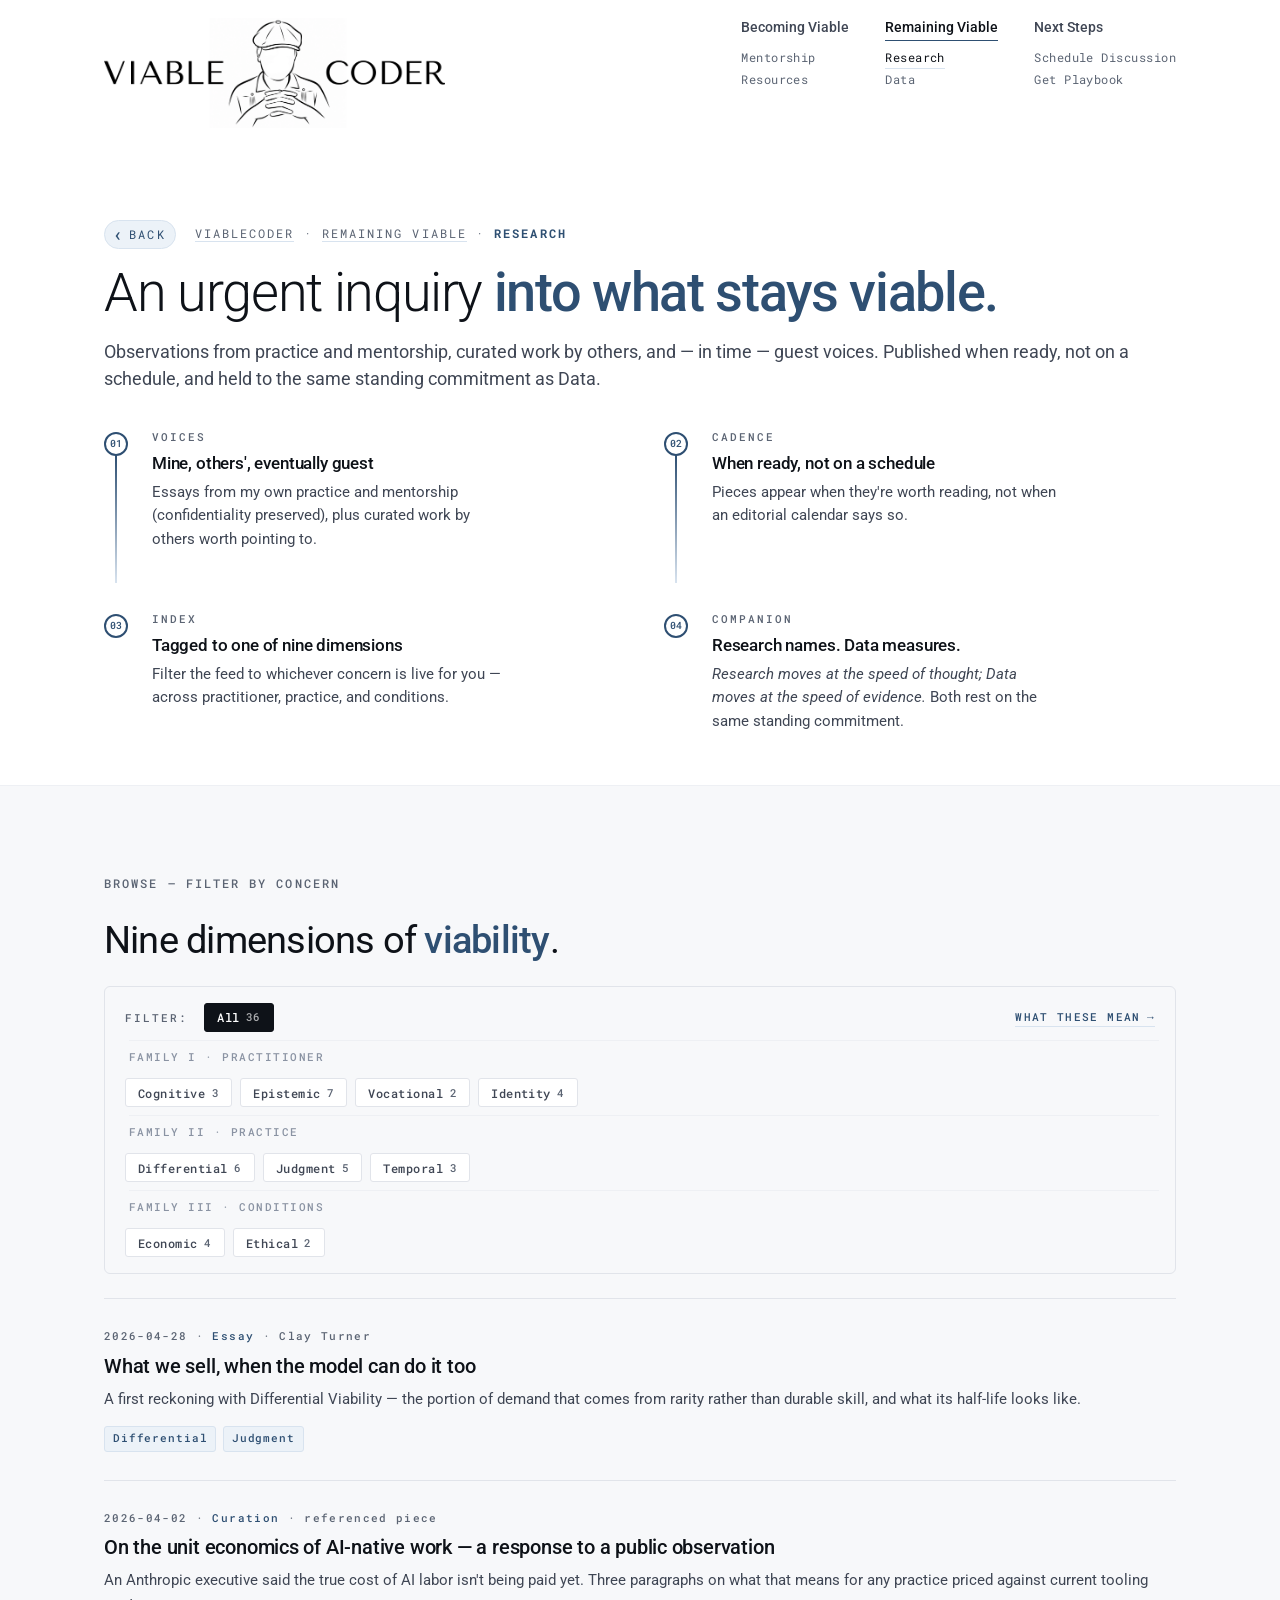
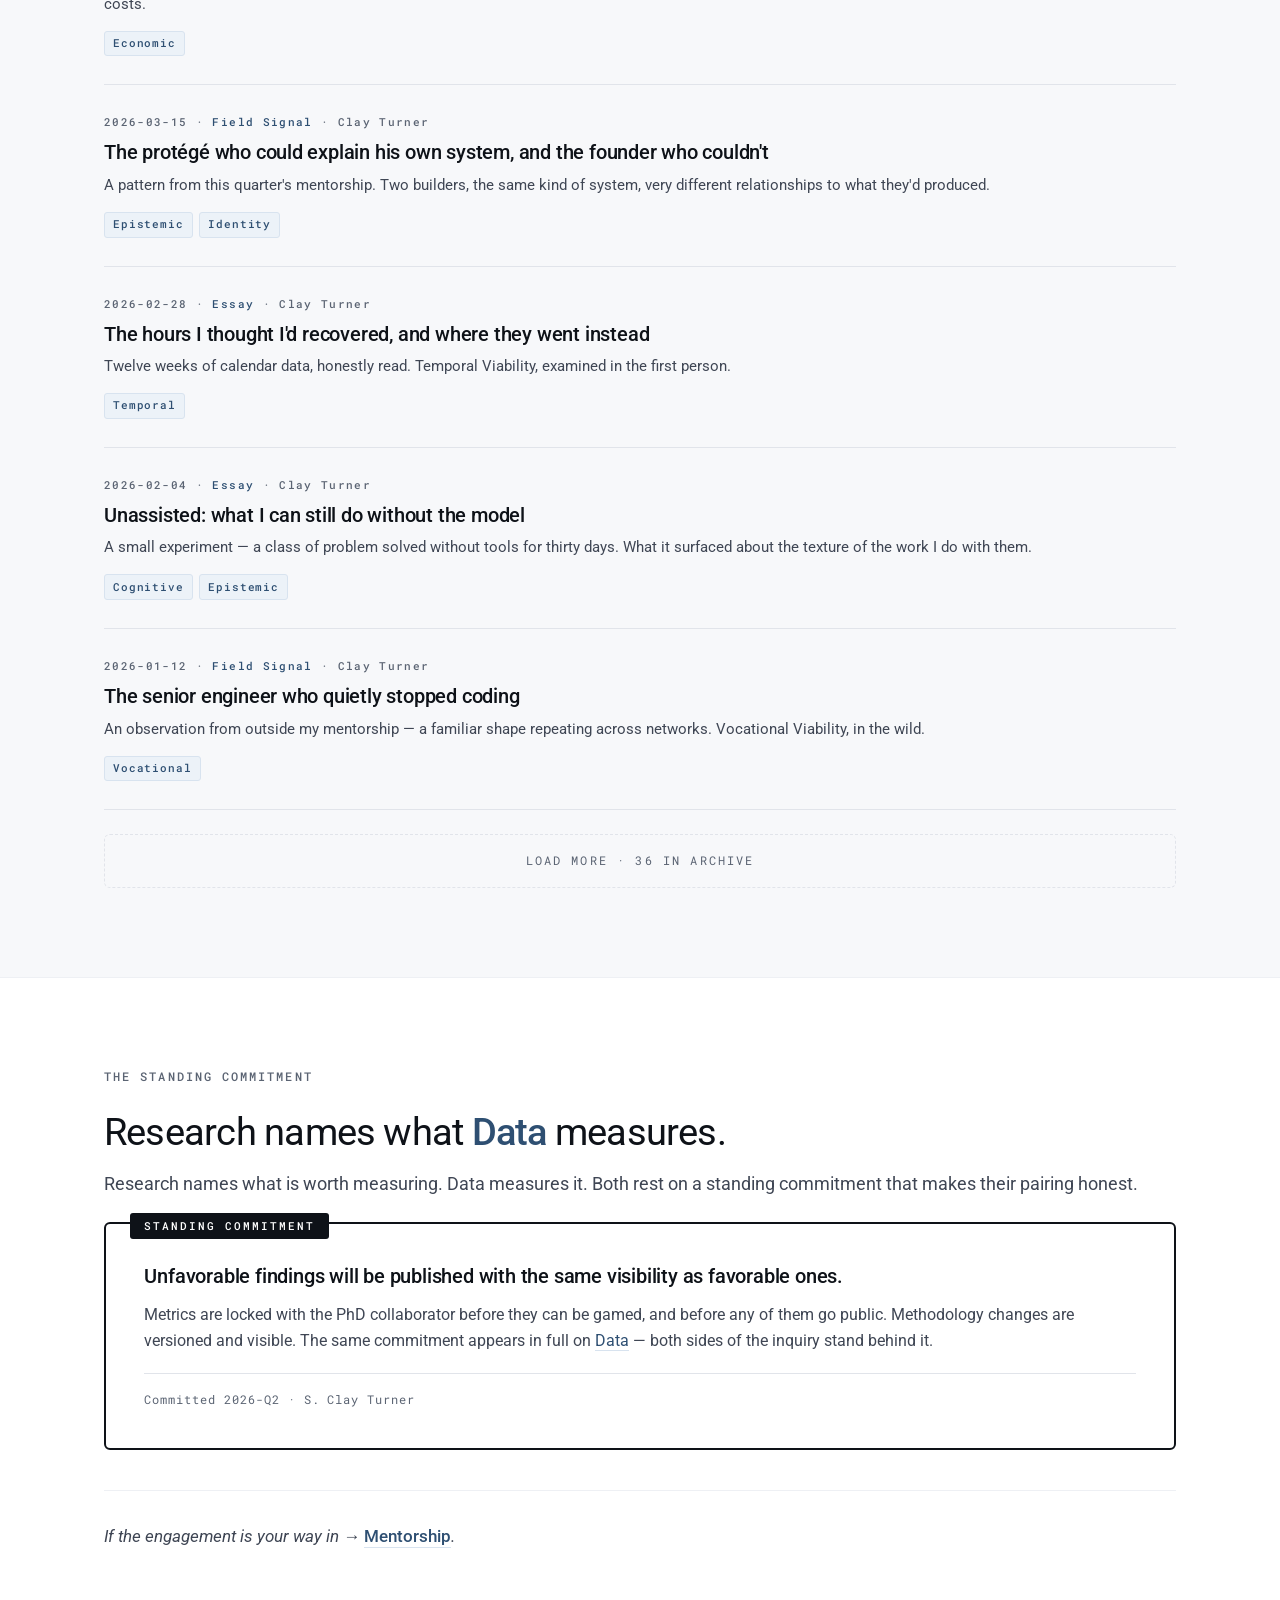
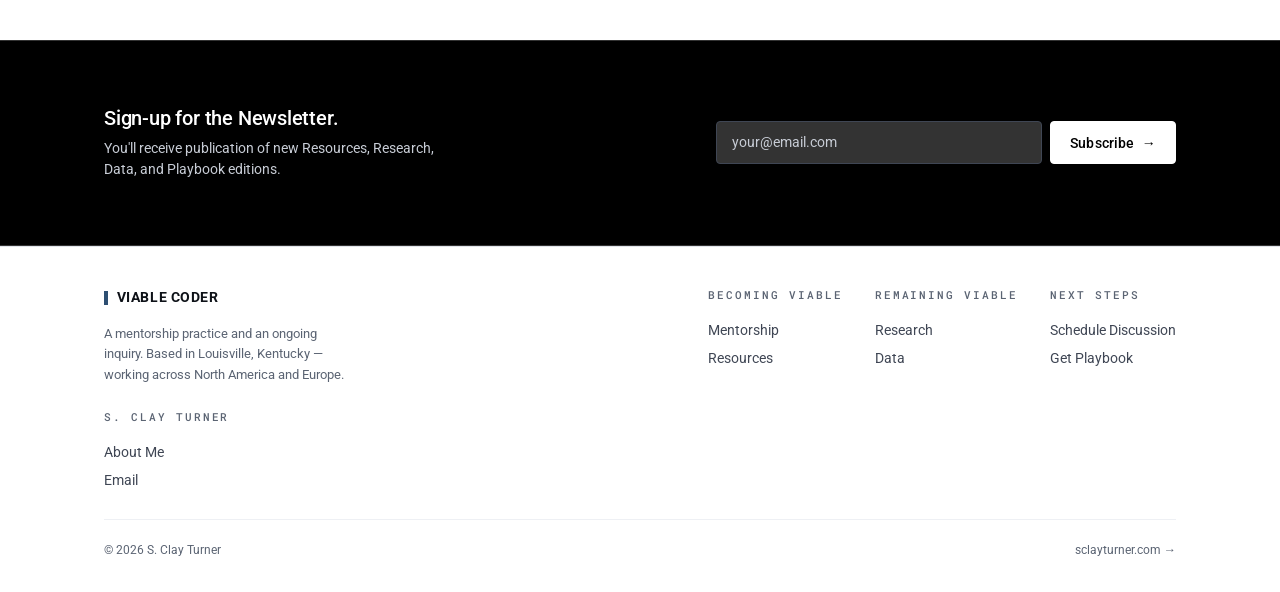
<file: website/public/research.html>
<!DOCTYPE html>
<html lang="en">
<head>
<meta charset="UTF-8">
<meta name="viewport" content="width=device-width, initial-scale=1.0">
<title>Research — Viable Coder</title>
<meta name="description" content="The discursive surface. Where the nine concerns get articulated — through original essays, curation, field signals, and guest voices.">

<link rel="preconnect" href="https://fonts.googleapis.com">
<link rel="preconnect" href="https://fonts.gstatic.com" crossorigin>
<link href="https://fonts.googleapis.com/css2?family=Roboto:wght@300;400;500;700&family=Roboto+Mono:wght@400;500&display=swap" rel="stylesheet">
<link rel="stylesheet" href="main.css?v=20260601">
</head>
<body>

<nav class="top">
  <div class="wrap">
    <div class="nav-row">
      <a href="index.html" class="wordmark" aria-label="Viable Coder — home">
        <img src="assets/viable-coder.png" alt="Viable Coder">
      </a>
      <button class="nav-toggle" type="button" aria-controls="nav-links" aria-expanded="false" aria-label="Open menu">
        <span class="nav-toggle-icon" aria-hidden="true"><span></span><span></span><span></span></span>
      </button>
      <div class="nav-links" id="nav-links">
        <div class="nav-col">
          <a href="becoming-viable.html" class="nav-top-link">Becoming Viable</a>
          <div class="nav-sub">
            <a href="mentorship.html">Mentorship</a>
            <a href="resources.html">Resources</a>
          </div>
        </div>
        <div class="nav-col">
          <a href="remaining-viable.html" class="nav-top-link is-active">Remaining Viable</a>
          <div class="nav-sub">
            <a href="research.html" class="is-active">Research</a>
            <a href="data.html">Data</a>
          </div>
        </div>
        <div class="nav-col">
          <a href="next-steps.html" class="nav-top-link">Next Steps</a>
          <div class="nav-sub">
            <a href="https://calendly.com/sclayturner/advisory-session" target="_blank" rel="noopener">Schedule Discussion</a>
            <a href="playbook.html">Get Playbook</a>
          </div>
        </div>
      </div>
    </div>
  </div>
</nav>

<!-- PAGE BAND -->
<header class="page-band">
  <div class="wrap">
    <div class="crumb reveal"><a href="remaining-viable.html" class="crumb-back" aria-label="back to Remaining Viable"><span class="chevron">‹</span>BACK</a><a href="index.html">viablecoder</a> · <a href="remaining-viable.html">remaining viable</a> · <span class="accent">research</span></div>
    <h1 class="reveal delay-1">An urgent inquiry <strong>into what stays viable.</strong></h1>
    <p class="kicker reveal delay-2">Observations from practice and mentorship, curated work by others, and — in time — guest voices. Published when ready, not on a schedule, and held to the same standing commitment as <a href="data.html">Data</a>.</p>

    <ol class="method-tiles reveal delay-3">
      <li class="tile">
        <span class="dot">01</span>
        <span class="phase">Voices</span>
        <h3>Mine, others', eventually guest</h3>
        <p>Essays from my own practice and mentorship (confidentiality preserved), plus curated work by others worth pointing to.</p>
      </li>
      <li class="tile">
        <span class="dot">02</span>
        <span class="phase">Cadence</span>
        <h3>When ready, not on a schedule</h3>
        <p>Pieces appear when they're worth reading, not when an editorial calendar says so.</p>
      </li>
      <li class="tile">
        <span class="dot">03</span>
        <span class="phase">Index</span>
        <h3>Tagged to one of nine dimensions</h3>
        <p>Filter the feed to whichever concern is live for you — across practitioner, practice, and conditions.</p>
      </li>
      <li class="tile">
        <span class="dot">04</span>
        <span class="phase">Companion</span>
        <h3>Research names. <a href="data.html">Data</a> measures.</h3>
        <p><em>Research moves at the speed of thought; Data moves at the speed of evidence.</em> Both rest on the same standing commitment.</p>
      </li>
    </ol>
  </div>
</header>

<!-- §1 — BROWSE -->
<section class="alt-bg">
  <div class="wrap">
    <div class="eyebrow reveal"><span class="num">01</span><span class="bar"></span> Browse — Filter by Concern</div>
    <h2 class="section-title reveal">Nine dimensions of <strong>viability</strong>.</h2>

    <div class="filter-bar reveal" data-feed="#field-feed" style="flex-direction: column; align-items: flex-start;">
      <div style="display: flex; align-items: center; gap: 0.5rem; flex-wrap: wrap; width: 100%;">
        <span class="filter-label">Filter:</span>
        <button class="filter-pill active" data-filter="all">All <span class="count">36</span></button>
        <a class="glossary-link" href="remaining-viable.html#nine-concerns">What these mean <span class="arrow">→</span></a>
      </div>
      <div class="filter-group-label">Family I · Practitioner</div>
      <div style="display: flex; gap: 0.5rem; flex-wrap: wrap;">
        <button class="filter-pill" data-filter="Cognitive">Cognitive <span class="count">3</span></button>
        <button class="filter-pill" data-filter="Epistemic">Epistemic <span class="count">7</span></button>
        <button class="filter-pill" data-filter="Vocational">Vocational <span class="count">2</span></button>
        <button class="filter-pill" data-filter="Identity">Identity <span class="count">4</span></button>
      </div>
      <div class="filter-group-label">Family II · Practice</div>
      <div style="display: flex; gap: 0.5rem; flex-wrap: wrap;">
        <button class="filter-pill" data-filter="Differential">Differential <span class="count">6</span></button>
        <button class="filter-pill" data-filter="Judgment">Judgment <span class="count">5</span></button>
        <button class="filter-pill" data-filter="Temporal">Temporal <span class="count">3</span></button>
      </div>
      <div class="filter-group-label">Family III · Conditions</div>
      <div style="display: flex; gap: 0.5rem; flex-wrap: wrap;">
        <button class="filter-pill" data-filter="Economic">Economic <span class="count">4</span></button>
        <button class="filter-pill" data-filter="Ethical">Ethical <span class="count">2</span></button>
      </div>
    </div>

    <div class="feed" id="field-feed">
      <article class="feed-item reveal" data-tags="Differential Judgment">
        <div class="meta">2026-04-28 · <span class="accent">Essay</span> · Clay Turner</div>
        <h3><a href="#">What we sell, when the model can do it too</a></h3>
        <p class="snippet">A first reckoning with Differential Viability — the portion of demand that comes from rarity rather than durable skill, and what its half-life looks like.</p>
        <div class="tags">
          <a class="tag concern" href="remaining-viable.html#differential">Differential</a>
          <a class="tag concern" href="remaining-viable.html#judgment">Judgment</a>
        </div>
      </article>

      <article class="feed-item reveal" data-tags="Economic">
        <div class="meta">2026-04-02 · <span class="accent">Curation</span> · referenced piece</div>
        <h3><a href="#">On the unit economics of AI-native work — a response to a public observation</a></h3>
        <p class="snippet">An Anthropic executive said the true cost of AI labor isn't being paid yet. Three paragraphs on what that means for any practice priced against current tooling costs.</p>
        <div class="tags">
          <a class="tag concern" href="remaining-viable.html#economic">Economic</a>
        </div>
      </article>

      <article class="feed-item reveal" data-tags="Epistemic Identity">
        <div class="meta">2026-03-15 · <span class="accent">Field Signal</span> · Clay Turner</div>
        <h3><a href="#">The protégé who could explain his own system, and the founder who couldn't</a></h3>
        <p class="snippet">A pattern from this quarter's mentorship. Two builders, the same kind of system, very different relationships to what they'd produced.</p>
        <div class="tags">
          <a class="tag concern" href="remaining-viable.html#epistemic">Epistemic</a>
          <a class="tag concern" href="remaining-viable.html#identity">Identity</a>
        </div>
      </article>

      <article class="feed-item reveal" data-tags="Temporal">
        <div class="meta">2026-02-28 · <span class="accent">Essay</span> · Clay Turner</div>
        <h3><a href="#">The hours I thought I'd recovered, and where they went instead</a></h3>
        <p class="snippet">Twelve weeks of calendar data, honestly read. Temporal Viability, examined in the first person.</p>
        <div class="tags">
          <a class="tag concern" href="remaining-viable.html#temporal">Temporal</a>
        </div>
      </article>

      <article class="feed-item reveal" data-tags="Cognitive Epistemic">
        <div class="meta">2026-02-04 · <span class="accent">Essay</span> · Clay Turner</div>
        <h3><a href="#">Unassisted: what I can still do without the model</a></h3>
        <p class="snippet">A small experiment — a class of problem solved without tools for thirty days. What it surfaced about the texture of the work I do with them.</p>
        <div class="tags">
          <a class="tag concern" href="remaining-viable.html#cognitive">Cognitive</a>
          <a class="tag concern" href="remaining-viable.html#epistemic">Epistemic</a>
        </div>
      </article>

      <article class="feed-item reveal" data-tags="Vocational">
        <div class="meta">2026-01-12 · <span class="accent">Field Signal</span> · Clay Turner</div>
        <h3><a href="#">The senior engineer who quietly stopped coding</a></h3>
        <p class="snippet">An observation from outside my mentorship — a familiar shape repeating across networks. Vocational Viability, in the wild.</p>
        <div class="tags">
          <a class="tag concern" href="remaining-viable.html#vocational">Vocational</a>
        </div>
      </article>
    </div>

    <div class="feed-more">Load more · 36 in archive</div>
  </div>
</section>

<!-- §3 — THE PRE-COMMITMENT -->
<section>
  <div class="wrap">
    <div class="eyebrow reveal"><span class="num">02</span><span class="bar"></span> The Standing Commitment</div>
    <h2 class="section-title reveal">Research names what <strong>Data</strong> measures.</h2>
    <p class="lead reveal">Research names what is worth measuring. Data measures it. Both rest on a standing commitment that makes their pairing honest.</p>

    <div class="precommit reveal">
      <span class="precommit-label">Standing Commitment</span>
      <h3>Unfavorable findings will be published with the same visibility as favorable ones.</h3>
      <p>Metrics are locked with the PhD collaborator before they can be gamed, and before any of them go public. Methodology changes are versioned and visible. The same commitment appears in full on <a href="data.html" style="color: var(--steel); border-bottom: 1px solid var(--steel-light);">Data</a> — both sides of the inquiry stand behind it.</p>
      <div class="signed">Committed 2026-Q2 · S. Clay Turner</div>
    </div>

    <p class="soft-line reveal">If the engagement is your way in → <a href="mentorship.html">Mentorship</a>.</p>
  </div>
</section>

<!-- NEWSLETTER -->
<section class="subscribe-band">
  <div class="wrap">
    <div class="sub-lede">
      <h3 class="reveal">Sign-up for the Newsletter.</h3>
      <p class="sub-note reveal">You'll receive publication of new Resources, Research, Data, and Playbook editions.</p>
    </div>
    <form class="subscribe-form reveal" action="https://buttondown.email/api/emails/embed-subscribe/viablecoder" method="post" target="popupwindow" onsubmit="window.open('https://buttondown.email/viablecoder', 'popupwindow')">
      <input type="email" name="email" placeholder="your@email.com" required>
      <button type="submit">Subscribe <span class="arrow">&rarr;</span></button>
    </form>
  </div>
</section>

<footer>
  <div class="wrap">
    <div>
      <a href="index.html" class="wordmark"><span class="bar"></span> VIABLE CODER</a>
      <p style="margin-top: 0.75rem; font-size: 0.8rem; color: var(--ink-3); max-width: 36ch;">A mentorship practice and an ongoing inquiry. Based in Louisville, Kentucky — working across North America and Europe.</p>
    </div>
    <div class="ft-col">
      <h5>Becoming Viable</h5>
      <a href="mentorship.html">Mentorship</a>
      <a href="resources.html">Resources</a>
    </div>
    <div class="ft-col">
      <h5>Remaining Viable</h5>
      <a href="research.html">Research</a>
      <a href="data.html">Data</a>
    </div>
    <div class="ft-col">
      <h5>Next Steps</h5>
      <a href="https://calendly.com/sclayturner/advisory-session" target="_blank" rel="noopener">Schedule Discussion</a>
      <a href="playbook.html">Get Playbook</a>
    </div>
    <div class="ft-col">
      <h5>S. Clay Turner</h5>
      <a href="about.html">About Me</a>
      <a href="mailto:clay@sclayturner.com">Email</a>
    </div>
    <div class="ft-bottom">
      <div>© <span id="year"></span> S. Clay Turner</div>
      <div><a href="https://sclayturner.com" target="_blank" rel="noopener">sclayturner.com →</a></div>
    </div>
  </div>
</footer>

<script src="main.js?v=20260529"></script>
</body>
</html>
</file>
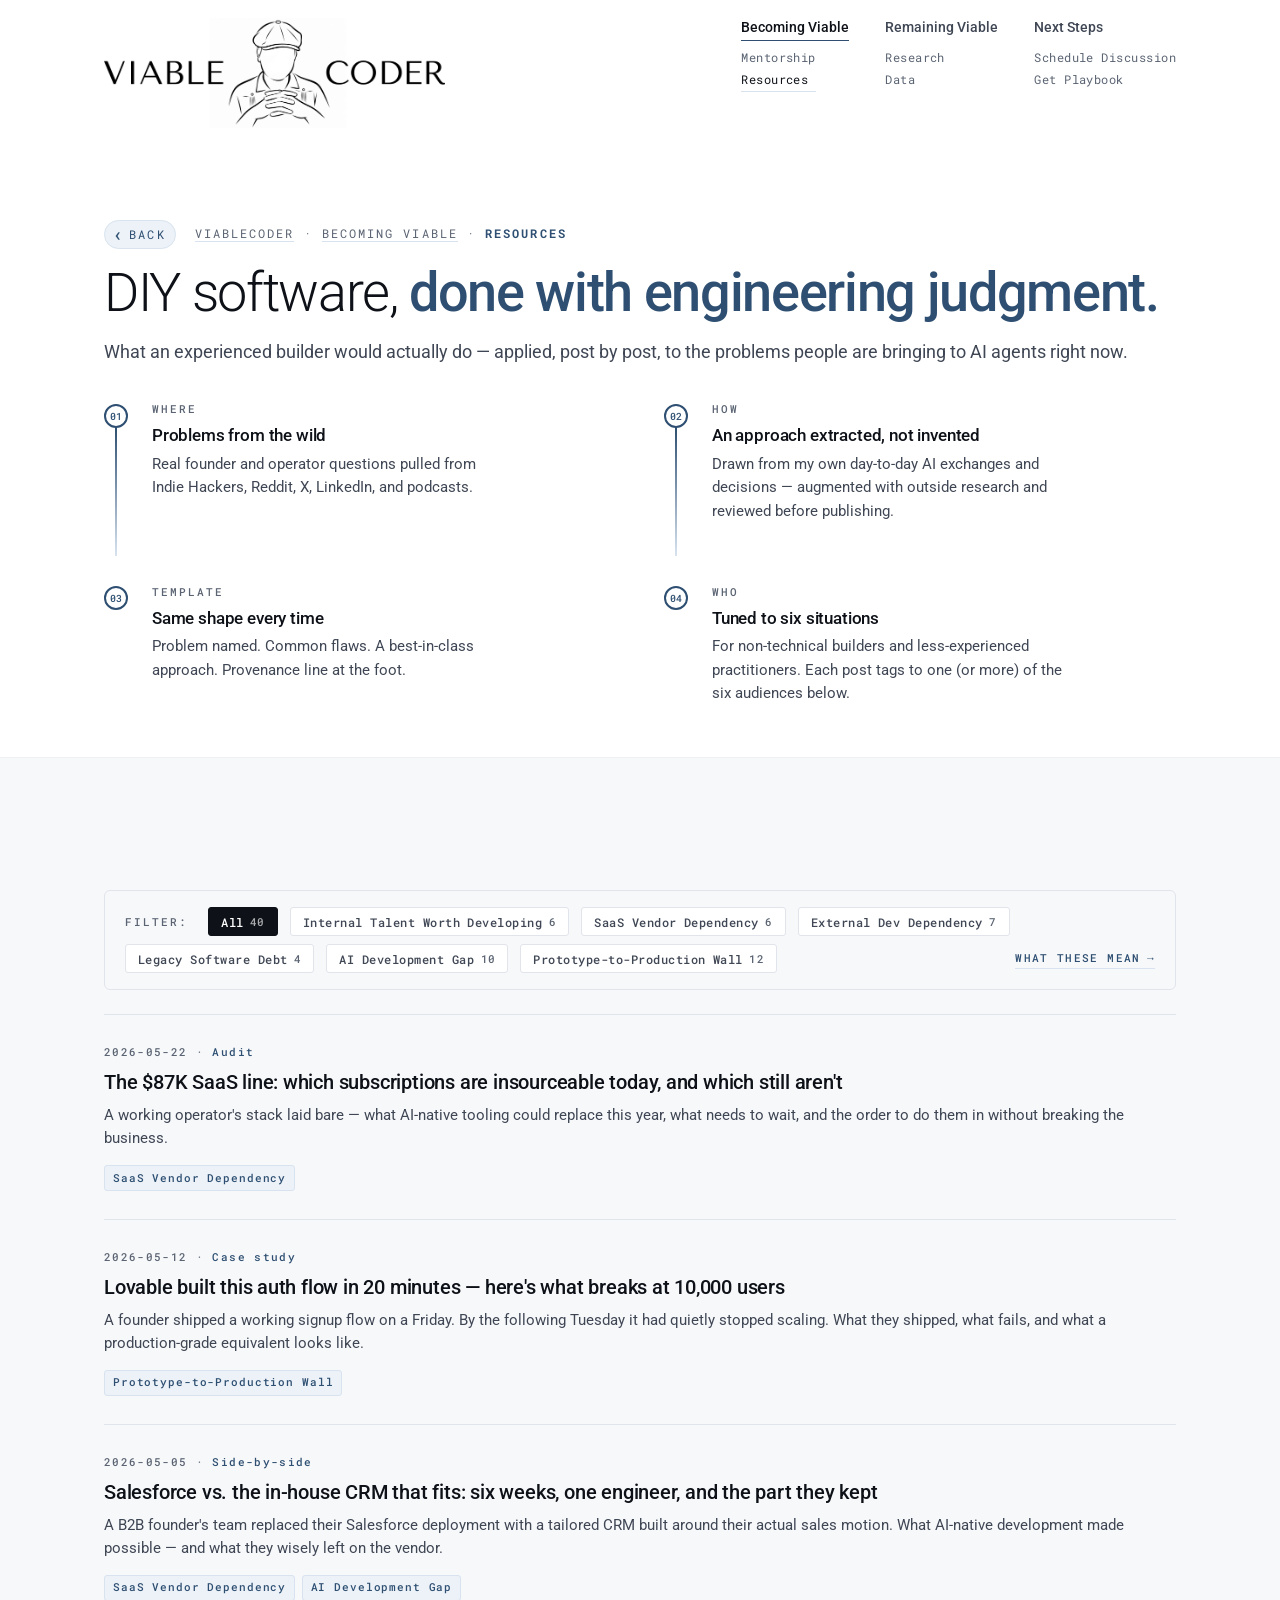
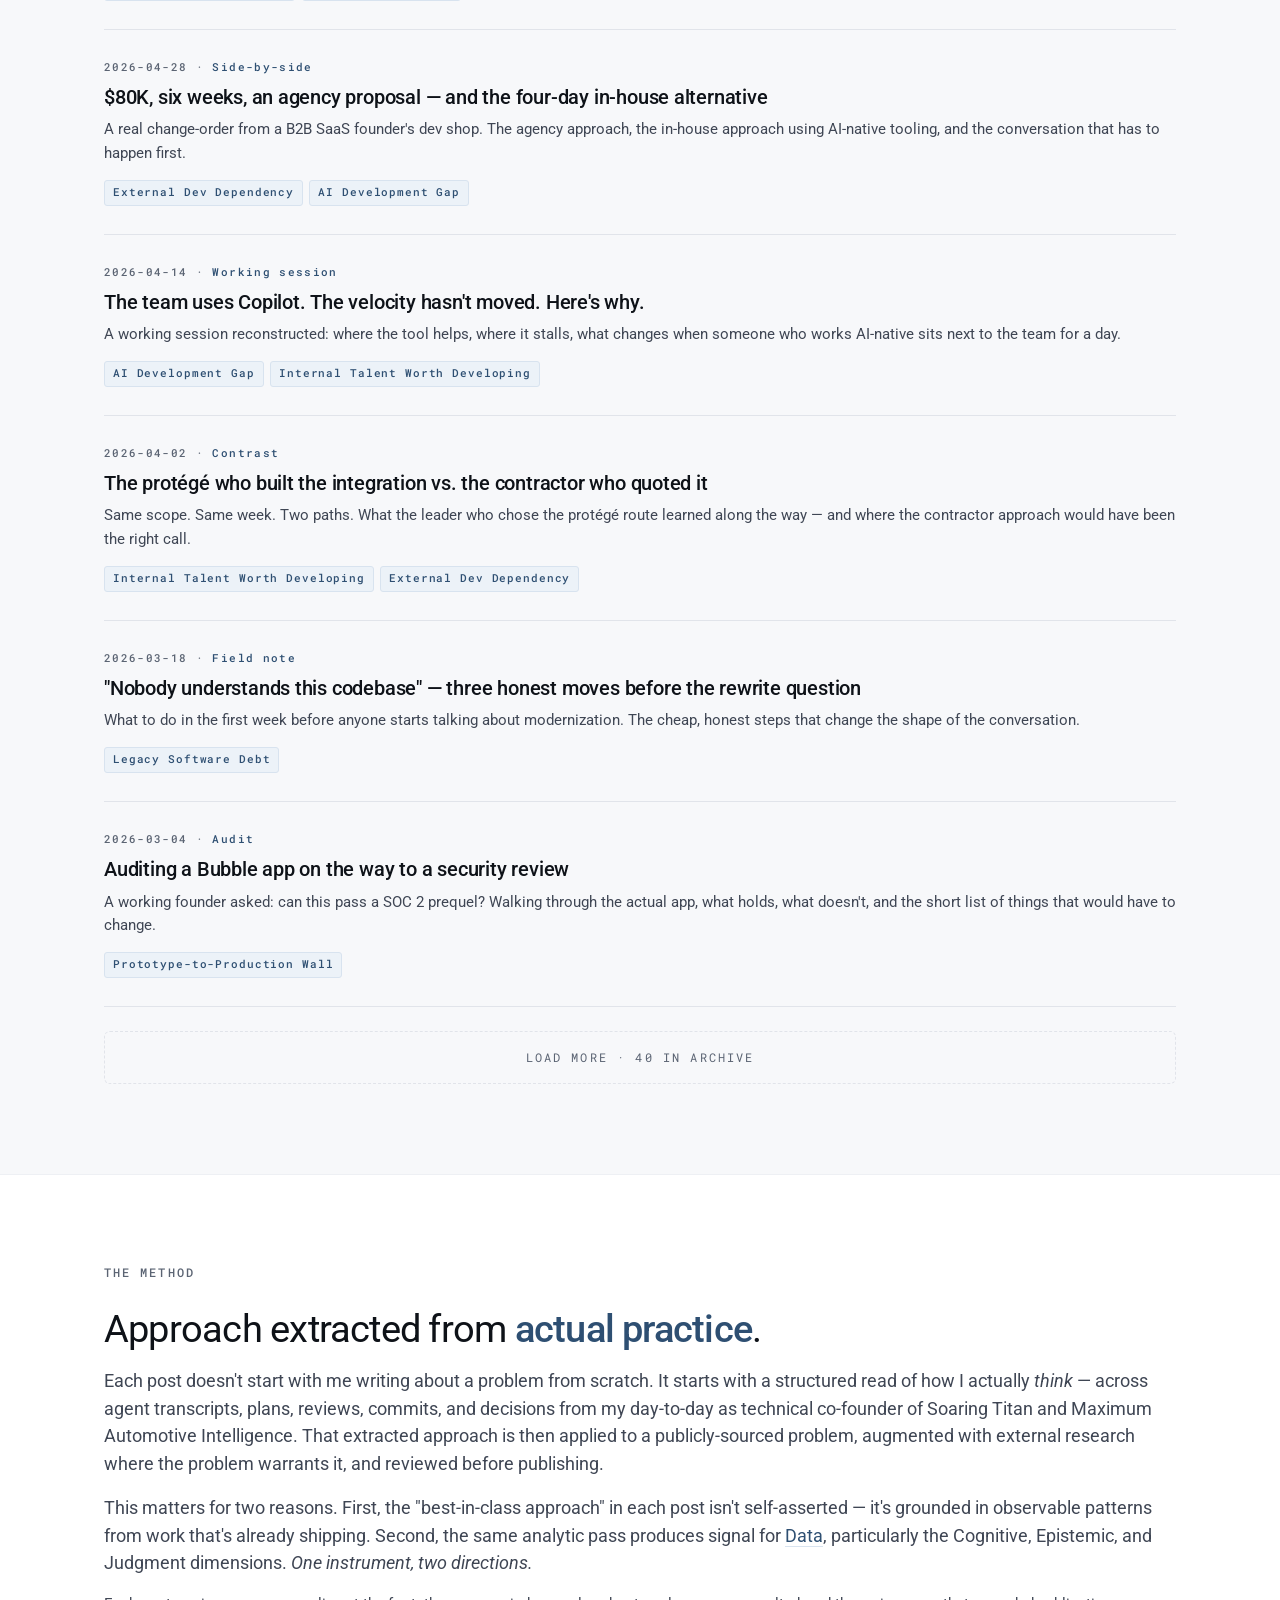
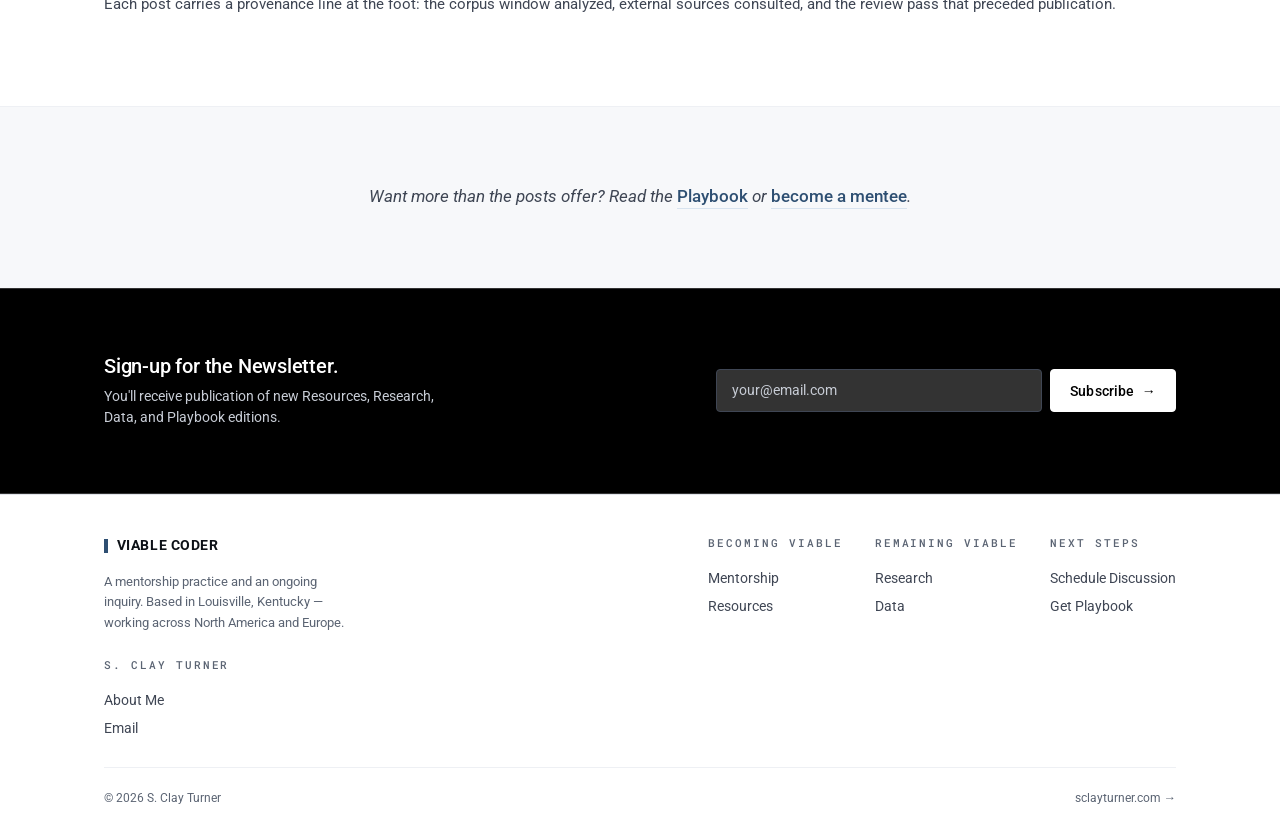
<file: website/public/resources.html>
<!DOCTYPE html>
<html lang="en">
<head>
<meta charset="UTF-8">
<meta name="viewport" content="width=device-width, initial-scale=1.0">
<title>Resources — Viable Coder</title>
<meta name="description" content="Real problems worked through using an approach extracted from Clay's day-to-day AI-native practice, augmented with external research, and reviewed before publishing.">

<link rel="preconnect" href="https://fonts.googleapis.com">
<link rel="preconnect" href="https://fonts.gstatic.com" crossorigin>
<link href="https://fonts.googleapis.com/css2?family=Roboto:wght@300;400;500;700&family=Roboto+Mono:wght@400;500&display=swap" rel="stylesheet">
<link rel="stylesheet" href="main.css?v=20260601">
</head>
<body>

<nav class="top">
  <div class="wrap">
    <div class="nav-row">
      <a href="index.html" class="wordmark" aria-label="Viable Coder — home">
        <img src="assets/viable-coder.png" alt="Viable Coder">
      </a>
      <button class="nav-toggle" type="button" aria-controls="nav-links" aria-expanded="false" aria-label="Open menu">
        <span class="nav-toggle-icon" aria-hidden="true"><span></span><span></span><span></span></span>
      </button>
      <div class="nav-links" id="nav-links">
        <div class="nav-col">
          <a href="becoming-viable.html" class="nav-top-link is-active">Becoming Viable</a>
          <div class="nav-sub">
            <a href="mentorship.html">Mentorship</a>
            <a href="resources.html" class="is-active">Resources</a>
          </div>
        </div>
        <div class="nav-col">
          <a href="remaining-viable.html" class="nav-top-link">Remaining Viable</a>
          <div class="nav-sub">
            <a href="research.html">Research</a>
            <a href="data.html">Data</a>
          </div>
        </div>
        <div class="nav-col">
          <a href="next-steps.html" class="nav-top-link">Next Steps</a>
          <div class="nav-sub">
            <a href="https://calendly.com/sclayturner/advisory-session" target="_blank" rel="noopener">Schedule Discussion</a>
            <a href="playbook.html">Get Playbook</a>
          </div>
        </div>
      </div>
    </div>
  </div>
</nav>

<!-- PAGE BAND -->
<header class="page-band">
  <div class="wrap">
    <div class="crumb reveal"><a href="becoming-viable.html" class="crumb-back" aria-label="back to Becoming Viable"><span class="chevron">‹</span>BACK</a><a href="index.html">viablecoder</a> · <a href="becoming-viable.html">becoming viable</a> · <span class="accent">resources</span></div>
    <h1 class="reveal delay-1">DIY software, <strong>done with engineering judgment.</strong></h1>
    <p class="kicker reveal delay-2">What an experienced builder would actually do — applied, post by post, to the problems people are bringing to AI agents right now.</p>

    <ol class="method-tiles reveal delay-3">
      <li class="tile">
        <span class="dot">01</span>
        <span class="phase">Where</span>
        <h3>Problems from the wild</h3>
        <p>Real founder and operator questions pulled from Indie Hackers, Reddit, X, LinkedIn, and podcasts.</p>
      </li>
      <li class="tile">
        <span class="dot">02</span>
        <span class="phase">How</span>
        <h3>An approach extracted, not invented</h3>
        <p>Drawn from my own day-to-day AI exchanges and decisions — augmented with outside research and reviewed before publishing.</p>
      </li>
      <li class="tile">
        <span class="dot">03</span>
        <span class="phase">Template</span>
        <h3>Same shape every time</h3>
        <p>Problem named. Common flaws. A best-in-class approach. Provenance line at the foot.</p>
      </li>
      <li class="tile">
        <span class="dot">04</span>
        <span class="phase">Who</span>
        <h3>Tuned to six situations</h3>
        <p>For non-technical builders and less-experienced practitioners. Each post tags to one (or more) of the six audiences below.</p>
      </li>
    </ol>
  </div>
</header>

<!-- §1 — BROWSE -->
<section class="alt-bg">
  <div class="wrap">
    <div class="eyebrow reveal"><span class="num">01</span><span class="bar"></span> Browse — Filter by Audience</div>

    <div class="filter-bar reveal" data-feed="#outcome-feed">
      <span class="filter-label">Filter:</span>
      <button class="filter-pill active" data-filter="all">All <span class="count">40</span></button>
      <button class="filter-pill" data-filter="ITW">Internal Talent Worth Developing <span class="count">6</span></button>
      <button class="filter-pill" data-filter="SVD">SaaS Vendor Dependency <span class="count">6</span></button>
      <button class="filter-pill" data-filter="EDD">External Dev Dependency <span class="count">7</span></button>
      <button class="filter-pill" data-filter="LSD">Legacy Software Debt <span class="count">4</span></button>
      <button class="filter-pill" data-filter="AID">AI Development Gap <span class="count">10</span></button>
      <button class="filter-pill" data-filter="PPW">Prototype-to-Production Wall <span class="count">12</span></button>
      <a class="glossary-link" href="becoming-viable.html#situations">What these mean <span class="arrow">→</span></a>
    </div>

    <div class="feed" id="outcome-feed">
      <article class="feed-item reveal" data-tags="SVD">
        <div class="meta">2026-05-22 · <span class="accent">Audit</span></div>
        <h3><a href="#">The $87K SaaS line: which subscriptions are insourceable today, and which still aren't</a></h3>
        <p class="snippet">A working operator's stack laid bare — what AI-native tooling could replace this year, what needs to wait, and the order to do them in without breaking the business.</p>
        <div class="tags">
          <a class="tag audience" href="becoming-viable.html#SVD">SaaS Vendor Dependency</a>
        </div>
      </article>

      <article class="feed-item reveal" data-tags="PPW">
        <div class="meta">2026-05-12 · <span class="accent">Case study</span></div>
        <h3><a href="#">Lovable built this auth flow in 20 minutes — here's what breaks at 10,000 users</a></h3>
        <p class="snippet">A founder shipped a working signup flow on a Friday. By the following Tuesday it had quietly stopped scaling. What they shipped, what fails, and what a production-grade equivalent looks like.</p>
        <div class="tags">
          <a class="tag audience" href="becoming-viable.html#PPW">Prototype-to-Production Wall</a>
        </div>
      </article>

      <article class="feed-item reveal" data-tags="SVD AID">
        <div class="meta">2026-05-05 · <span class="accent">Side-by-side</span></div>
        <h3><a href="#">Salesforce vs. the in-house CRM that fits: six weeks, one engineer, and the part they kept</a></h3>
        <p class="snippet">A B2B founder's team replaced their Salesforce deployment with a tailored CRM built around their actual sales motion. What AI-native development made possible — and what they wisely left on the vendor.</p>
        <div class="tags">
          <a class="tag audience" href="becoming-viable.html#SVD">SaaS Vendor Dependency</a>
          <a class="tag audience" href="becoming-viable.html#AID">AI Development Gap</a>
        </div>
      </article>

      <article class="feed-item reveal" data-tags="EDD AID">
        <div class="meta">2026-04-28 · <span class="accent">Side-by-side</span></div>
        <h3><a href="#">$80K, six weeks, an agency proposal — and the four-day in-house alternative</a></h3>
        <p class="snippet">A real change-order from a B2B SaaS founder's dev shop. The agency approach, the in-house approach using AI-native tooling, and the conversation that has to happen first.</p>
        <div class="tags">
          <a class="tag audience" href="becoming-viable.html#EDD">External Dev Dependency</a>
          <a class="tag audience" href="becoming-viable.html#AID">AI Development Gap</a>
        </div>
      </article>

      <article class="feed-item reveal" data-tags="AID ITW">
        <div class="meta">2026-04-14 · <span class="accent">Working session</span></div>
        <h3><a href="#">The team uses Copilot. The velocity hasn't moved. Here's why.</a></h3>
        <p class="snippet">A working session reconstructed: where the tool helps, where it stalls, what changes when someone who works AI-native sits next to the team for a day.</p>
        <div class="tags">
          <a class="tag audience" href="becoming-viable.html#AID">AI Development Gap</a>
          <a class="tag audience" href="becoming-viable.html#ITW">Internal Talent Worth Developing</a>
        </div>
      </article>

      <article class="feed-item reveal" data-tags="ITW EDD">
        <div class="meta">2026-04-02 · <span class="accent">Contrast</span></div>
        <h3><a href="#">The protégé who built the integration vs. the contractor who quoted it</a></h3>
        <p class="snippet">Same scope. Same week. Two paths. What the leader who chose the protégé route learned along the way — and where the contractor approach would have been the right call.</p>
        <div class="tags">
          <a class="tag audience" href="becoming-viable.html#ITW">Internal Talent Worth Developing</a>
          <a class="tag audience" href="becoming-viable.html#EDD">External Dev Dependency</a>
        </div>
      </article>

      <article class="feed-item reveal" data-tags="LSD">
        <div class="meta">2026-03-18 · <span class="accent">Field note</span></div>
        <h3><a href="#">"Nobody understands this codebase" — three honest moves before the rewrite question</a></h3>
        <p class="snippet">What to do in the first week before anyone starts talking about modernization. The cheap, honest steps that change the shape of the conversation.</p>
        <div class="tags">
          <a class="tag audience" href="becoming-viable.html#LSD">Legacy Software Debt</a>
        </div>
      </article>

      <article class="feed-item reveal" data-tags="PPW">
        <div class="meta">2026-03-04 · <span class="accent">Audit</span></div>
        <h3><a href="#">Auditing a Bubble app on the way to a security review</a></h3>
        <p class="snippet">A working founder asked: can this pass a SOC 2 prequel? Walking through the actual app, what holds, what doesn't, and the short list of things that would have to change.</p>
        <div class="tags">
          <a class="tag audience" href="becoming-viable.html#PPW">Prototype-to-Production Wall</a>
        </div>
      </article>
    </div>

    <div class="feed-more">Load more · 40 in archive</div>
  </div>
</section>

<!-- §2 — THE METHOD -->
<section>
  <div class="wrap">
    <div class="eyebrow reveal"><span class="num">02</span><span class="bar"></span> The Method</div>
    <h2 class="section-title reveal">Approach extracted from <strong>actual practice</strong>.</h2>
    <p class="lead reveal">Each post doesn't start with me writing about a problem from scratch. It starts with a structured read of how I actually <em>think</em> — across agent transcripts, plans, reviews, commits, and decisions from my day-to-day as technical co-founder of Soaring Titan and Maximum Automotive Intelligence. That extracted approach is then applied to a publicly-sourced problem, augmented with external research where the problem warrants it, and reviewed before publishing.</p>
    <p class="lead reveal" style="margin-top: 1rem;">This matters for two reasons. First, the "best-in-class approach" in each post isn't self-asserted — it's grounded in observable patterns from work that's already shipping. Second, the same analytic pass produces signal for <a href="data.html" style="color: var(--steel); border-bottom: 1px solid var(--steel-light);">Data</a>, particularly the Cognitive, Epistemic, and Judgment dimensions. <em>One instrument, two directions.</em></p>
    <p class="lead reveal" style="margin-top: 1rem; font-size: 0.95em;">Each post carries a provenance line at the foot: the corpus window analyzed, external sources consulted, and the review pass that preceded publication.</p>
  </div>
</section>

<!-- §3 — ONE QUIET LINE -->
<section class="quiet-line">
  <div class="narrow">
    <p class="reveal">Want more than the posts offer? Read the <a href="playbook.html">Playbook</a> or <a href="mentorship.html">become a mentee</a>.</p>
  </div>
</section>

<!-- NEWSLETTER -->
<section class="subscribe-band">
  <div class="wrap">
    <div class="sub-lede">
      <h3 class="reveal">Sign-up for the Newsletter.</h3>
      <p class="sub-note reveal">You'll receive publication of new Resources, Research, Data, and Playbook editions.</p>
    </div>
    <form class="subscribe-form reveal" action="https://buttondown.email/api/emails/embed-subscribe/viablecoder" method="post" target="popupwindow" onsubmit="window.open('https://buttondown.email/viablecoder', 'popupwindow')">
      <input type="email" name="email" placeholder="your@email.com" required>
      <button type="submit">Subscribe <span class="arrow">&rarr;</span></button>
    </form>
  </div>
</section>

<footer>
  <div class="wrap">
    <div>
      <a href="index.html" class="wordmark"><span class="bar"></span> VIABLE CODER</a>
      <p style="margin-top: 0.75rem; font-size: 0.8rem; color: var(--ink-3); max-width: 36ch;">A mentorship practice and an ongoing inquiry. Based in Louisville, Kentucky — working across North America and Europe.</p>
    </div>
    <div class="ft-col">
      <h5>Becoming Viable</h5>
      <a href="mentorship.html">Mentorship</a>
      <a href="resources.html">Resources</a>
    </div>
    <div class="ft-col">
      <h5>Remaining Viable</h5>
      <a href="research.html">Research</a>
      <a href="data.html">Data</a>
    </div>
    <div class="ft-col">
      <h5>Next Steps</h5>
      <a href="https://calendly.com/sclayturner/advisory-session" target="_blank" rel="noopener">Schedule Discussion</a>
      <a href="playbook.html">Get Playbook</a>
    </div>
    <div class="ft-col">
      <h5>S. Clay Turner</h5>
      <a href="about.html">About Me</a>
      <a href="mailto:clay@sclayturner.com">Email</a>
    </div>
    <div class="ft-bottom">
      <div>© <span id="year"></span> S. Clay Turner</div>
      <div><a href="https://sclayturner.com" target="_blank" rel="noopener">sclayturner.com →</a></div>
    </div>
  </div>
</footer>

<script src="main.js?v=20260529"></script>
</body>
</html>
</file>
<file: website/public/main.css>
:root {
  --white: #ffffff;
  --gray-50: #f7f8fa;
  --gray-100: #eef0f4;
  --gray-200: #e1e4ea;
  --gray-300: #c8cdd6;
  --gray-400: #8a93a3;
  --gray-500: #5b6473;
  --gray-600: #3f4654;
  --gray-700: #2a303a;
  --gray-800: #181c24;
  --gray-900: #0e1218;

  --steel: #2e4f72;
  --steel-mid: #4a7299;
  --steel-light: #d8e3ef;
  --steel-pale: #ecf2f8;

  --ink: var(--gray-900);
  --ink-2: var(--gray-600);
  --ink-3: var(--gray-500);
  --rule: var(--gray-200);
  --rule-soft: var(--gray-100);

  --font-sans: "Roboto", -apple-system, BlinkMacSystemFont, "Segoe UI", sans-serif;
  --font-mono: "Roboto Mono", ui-monospace, "SF Mono", Menlo, monospace;

  --max-w: 1200px;
  --content-w: 920px;
  --pad-x: clamp(1.5rem, 5vw, 4rem);

  --shadow-sm: 0 1px 2px rgba(15, 22, 32, 0.04), 0 1px 3px rgba(15, 22, 32, 0.06);
  --shadow-md: 0 4px 12px rgba(15, 22, 32, 0.06), 0 2px 4px rgba(15, 22, 32, 0.04);
}

* { box-sizing: border-box; margin: 0; padding: 0; }

html { scroll-behavior: smooth; -webkit-font-smoothing: antialiased; -moz-osx-font-smoothing: grayscale; }

body {
  background: var(--white);
  color: var(--ink);
  font-family: var(--font-sans);
  font-size: 1rem;
  line-height: 1.6;
  font-weight: 400;
  overflow-x: hidden;
}

a { color: inherit; text-decoration: none; }

::selection { background: var(--steel); color: var(--white); }

/* Layout */
.wrap { max-width: var(--max-w); margin: 0 auto; padding: 0 var(--pad-x); position: relative; }
.narrow { max-width: var(--content-w); margin: 0 auto; padding: 0 var(--pad-x); position: relative; }

/* NAV — two-tier */
nav.top {
  position: sticky;
  top: 0;
  z-index: 50;
  background: rgba(255, 255, 255, 0.94);
  backdrop-filter: saturate(140%) blur(8px);
  -webkit-backdrop-filter: saturate(140%) blur(8px);
  border-bottom: 1px solid transparent;
  transition: border-color 0.2s ease, box-shadow 0.2s ease;
}
nav.top.scrolled {
  border-bottom-color: transparent;
  box-shadow: none;
}
nav.top .wrap {
  padding-top: 1rem;
  padding-bottom: 0.85rem;
}
.nav-row {
  display: flex;
  align-items: flex-start;
  justify-content: space-between;
  gap: 1.5rem;
}
.nav-row .wordmark {
  font-family: var(--font-sans);
  font-weight: 700;
  font-size: 0.95rem;
  letter-spacing: 0.04em;
  color: var(--ink);
  display: flex;
  align-items: center;
  gap: 0.55rem;
  padding-top: 0.15rem;
  flex: 1 1 auto;
  min-width: 0;
}
.nav-row .wordmark .bar {
  display: inline-block;
  width: 4px; height: 16px;
  background: var(--steel);
}
.nav-row .wordmark img {
  display: block;
  width: 100%;
  height: auto;
  max-height: 110px;
  object-fit: contain;
  object-position: left center;
}
.nav-links {
  display: flex;
  align-items: flex-start;
  gap: 2.25rem;
}
.nav-col {
  display: flex;
  flex-direction: column;
  align-items: flex-start;
  gap: 0.3rem;
}
.nav-col .nav-top-link {
  font-family: var(--font-sans);
  font-size: 0.875rem;
  font-weight: 500;
  color: var(--ink-2);
  transition: color 0.15s;
  padding-bottom: 2px;
  border-bottom: 1px solid transparent;
  white-space: nowrap;
}
.nav-col .nav-top-link:hover { color: var(--steel); }
.nav-col .nav-top-link.is-active {
  color: var(--ink);
  border-bottom-color: var(--steel);
}
.nav-sub {
  display: flex;
  flex-direction: column;
  gap: 0.15rem;
  padding-top: 0.15rem;
}
.nav-sub a {
  font-family: var(--font-mono);
  font-size: 0.72rem;
  letter-spacing: 0.04em;
  color: var(--ink-3);
  white-space: nowrap;
  transition: color 0.15s;
  padding-bottom: 1px;
  border-bottom: 1px solid transparent;
}
.nav-sub a:hover { color: var(--steel); }
.nav-sub a.is-active {
  color: var(--ink);
  border-bottom-color: var(--steel-light);
}
.nav-col.nav-cta { padding-top: 0; margin-left: 0.5rem; }

/* Mobile nav toggle — hidden on desktop, becomes the menu trigger on small screens */
.nav-toggle {
  display: none;
  align-items: center;
  justify-content: center;
  width: 40px;
  height: 40px;
  padding: 0;
  background: transparent;
  border: 1px solid var(--rule);
  border-radius: 4px;
  color: var(--ink);
  cursor: pointer;
  transition: border-color 0.15s, color 0.15s;
}
.nav-toggle:hover { border-color: var(--steel); color: var(--steel); }
.nav-toggle-icon {
  position: relative;
  display: inline-block;
  width: 18px;
  height: 14px;
}
.nav-toggle-icon span {
  position: absolute;
  left: 0;
  width: 100%;
  height: 2px;
  background: currentColor;
  border-radius: 1px;
  transition: transform 0.2s ease, opacity 0.15s ease, top 0.2s ease;
}
.nav-toggle-icon span:nth-child(1) { top: 0; }
.nav-toggle-icon span:nth-child(2) { top: 6px; }
.nav-toggle-icon span:nth-child(3) { top: 12px; }
.nav-toggle[aria-expanded="true"] .nav-toggle-icon span:nth-child(1) { top: 6px; transform: rotate(45deg); }
.nav-toggle[aria-expanded="true"] .nav-toggle-icon span:nth-child(2) { opacity: 0; }
.nav-toggle[aria-expanded="true"] .nav-toggle-icon span:nth-child(3) { top: 6px; transform: rotate(-45deg); }

/* Buttons */
.btn {
  display: inline-flex;
  align-items: center;
  gap: 0.55rem;
  padding: 0.8rem 1.4rem;
  font-family: var(--font-sans);
  font-size: 0.9rem;
  font-weight: 500;
  letter-spacing: 0.01em;
  border-radius: 4px;
  border: 1px solid transparent;
  cursor: pointer;
  transition: all 0.18s ease;
  white-space: nowrap;
}
.btn-primary {
  background: var(--steel);
  color: var(--white);
  box-shadow: var(--shadow-sm);
}
.btn-primary:hover {
  background: var(--gray-900);
  transform: translateY(-1px);
  box-shadow: var(--shadow-md);
}
.btn-primary .arrow { transition: transform 0.2s; }
.btn-primary:hover .arrow { transform: translateX(3px); }
.btn-ghost {
  background: var(--white);
  color: var(--ink);
  border-color: var(--rule);
}
.btn-ghost:hover { border-color: var(--steel); color: var(--steel); }
.btn-sm { padding: 0.55rem 1rem; font-size: 0.825rem; }

/* Sections */
section { padding: clamp(4rem, 7vw, 7rem) 0; position: relative; }
section + section { border-top: 1px solid var(--rule-soft); }
.alt-bg { background: var(--gray-50); }

/* Eyebrow */
.eyebrow {
  display: flex;
  align-items: center;
  gap: 0.85rem;
  font-family: var(--font-mono);
  font-size: 0.72rem;
  font-weight: 500;
  letter-spacing: 0.18em;
  text-transform: uppercase;
  color: var(--ink-3);
  margin-bottom: 1.5rem;
}
.eyebrow .num,
.eyebrow .bar { display: none; }

/* Type */
h1, h2, h3, h4 {
  font-family: var(--font-sans);
  color: var(--ink);
  line-height: 1.15;
  letter-spacing: -0.02em;
}
h1 {
  font-size: clamp(2.25rem, 5.2vw, 4.25rem);
  font-weight: 300;
  line-height: 1.05;
  letter-spacing: -0.025em;
}
h1 .accent { color: var(--steel); font-weight: 500; }

/* Universal: <strong> inside any heading uses the steel accent.
   Override on dark blocks below. */
h1 strong,
h2 strong,
h3 strong,
h4 strong,
h5 strong,
h6 strong {
  font-weight: 500;
  color: var(--steel);
}
h2.section-title {
  font-size: clamp(1.625rem, 3vw, 2.5rem);
  font-weight: 400;
  margin-bottom: 1rem;
  letter-spacing: -0.02em;
  width: 100%;
  max-width: none;
  text-wrap: wrap;
}
h2.section-title strong { font-weight: 500; }
h2.section-title .accent { color: var(--steel); font-weight: 500; }
h3 {
  font-size: 1.125rem;
  font-weight: 500;
  line-height: 1.3;
  letter-spacing: -0.01em;
}
p.lead {
  font-size: clamp(1.0625rem, 1.4vw, 1.2rem);
  line-height: 1.55;
  color: var(--ink-2);
  font-weight: 400;
}
p { color: var(--ink-2); }

/* Page header band (used on landers + working surfaces) */
.page-band {
  padding: clamp(3.5rem, 6vw, 5.5rem) 0 clamp(2.5rem, 4vw, 3.5rem);
  border-bottom: 1px solid var(--rule-soft);
}
.page-band .crumb {
  font-family: var(--font-mono);
  font-size: 0.72rem;
  letter-spacing: 0.18em;
  text-transform: uppercase;
  color: var(--ink-3);
  margin-bottom: 1rem;
}
.page-band .crumb .accent { color: var(--steel); font-weight: 700; }
.page-band .crumb a {
  color: inherit;
  text-decoration: none;
  border-bottom: 1px solid var(--steel-light);
  transition: color 0.2s, border-bottom-color 0.2s;
}
.page-band .crumb a:hover {
  color: var(--steel);
  border-bottom-color: var(--steel);
}
.page-band .crumb .crumb-back {
  display: inline-flex;
  align-items: center;
  vertical-align: middle;
  gap: 0.35em;
  margin-right: 1.5em;
  padding: 0.3em 0.75em 0.3em 0.55em;
  font-size: 0.78rem;
  color: var(--steel);
  background: var(--steel-pale);
  border: 1px solid var(--steel-light);
  border-bottom: 1px solid var(--steel-light);
  border-radius: 999px;
  transition: background 0.2s, color 0.2s, border-color 0.2s, transform 0.2s;
}
.page-band .crumb .crumb-back:hover {
  background: var(--steel);
  color: var(--white, #ffffff);
  border-color: var(--steel);
  border-bottom-color: var(--steel);
  transform: translateX(-3px);
}
.page-band .crumb .crumb-back .chevron {
  font-size: 1.5em;
  line-height: 0;
  position: relative;
  top: -1px;
  font-weight: 500;
}
.page-band h1 {
  font-size: clamp(2rem, 4.2vw, 3.5rem);
  margin-bottom: 1rem;
  width: 100%;
  max-width: none;
  text-wrap: wrap;
}
.page-band p.kicker {
  font-size: clamp(1.0625rem, 1.4vw, 1.2rem);
  color: var(--ink-2);
  line-height: 1.55;
}

/* HOME hero — the orienting question */
.q-hero {
  padding: clamp(4rem, 8vw, 7rem) 0 clamp(3.5rem, 6vw, 5.5rem);
}
.q-hero .hero-grid {
  display: grid;
  gap: 2.5rem;
  align-items: center;
}
@media (min-width: 900px) {
  .q-hero .hero-grid { grid-template-columns: 1.5fr 1fr; gap: 4rem; }
}
@media (min-width: 1100px) {
  .q-hero .hero-grid { gap: 5rem; }
}
.q-hero .hero-text { text-align: left; }
.q-hero .hero-media { position: relative; }
.q-hero .hero-media img {
  display: block;
  width: 100%;
  height: auto;
  aspect-ratio: 16 / 11;
  object-fit: cover;
  border-radius: 6px;
  box-shadow: var(--shadow-md);
}
.q-hero .hero-caption {
  padding: 1.25rem 0 0;
}
.q-hero .hero-caption .quote {
  font-size: 1rem;
  line-height: 1.55;
  color: var(--ink);
  font-weight: 400;
  font-style: italic;
}
.q-hero .hero-caption .attrib {
  display: block;
  margin-top: 1rem;
  padding-top: 1rem;
  border-top: 1px solid var(--rule);
}
.q-hero .hero-caption .attrib strong {
  display: block;
  color: var(--ink);
  font-weight: 500;
  font-size: 0.9rem;
  letter-spacing: -0.005em;
  margin-bottom: 0.2rem;
}
.q-hero .hero-caption .attrib .role {
  display: block;
  font-family: var(--font-mono);
  font-size: 0.68rem;
  letter-spacing: 0.16em;
  text-transform: uppercase;
  color: var(--ink-3);
}
.q-hero .ovr {
  font-family: var(--font-mono);
  font-size: 0.72rem;
  letter-spacing: 0.22em;
  text-transform: uppercase;
  color: var(--ink-3);
  margin-bottom: 1.75rem;
  display: flex;
  align-items: center;
  gap: 0.85rem;
}
.q-hero .ovr .bar { width: 28px; height: 1px; background: var(--steel); }
.q-hero .question {
  font-size: clamp(1.875rem, 4.4vw, 3.5rem);
  line-height: 1.12;
  font-weight: 300;
  letter-spacing: -0.025em;
  color: var(--ink);
  margin-bottom: 1.75rem;
  text-wrap: balance;
  max-width: 30ch;
}
.q-hero .question .accent { color: var(--steel); font-weight: 500; }
.q-hero .question strong { font-weight: 500; }
.q-hero .question em { font-style: italic; font-weight: 400; color: var(--ink); }
.q-hero .sub {
  font-size: clamp(1.0625rem, 1.4vw, 1.2rem);
  color: var(--ink-2);
  line-height: 1.55;
  max-width: 56ch;
}
.q-hero .sub .person { color: var(--ink); font-weight: 500; }

/* TWO FACES — equal weight */
.faces-grid {
  display: grid;
  gap: 1.5rem;
  margin-top: 2.5rem;
}
@media (min-width: 820px) {
  .faces-grid { grid-template-columns: 1fr 1fr; gap: 2rem; }
}

/* HOME §02 — Nine Dimensions section + closing italic quote */
.dimensions-families-section .dimensions-families { margin-top: 2.5rem; }

.explore-link {
  margin-top: 3rem;
  padding-top: 2rem;
  border-top: 1px solid var(--rule);
}
.explore-link a {
  display: inline-flex;
  align-items: center;
  gap: 0.55rem;
  font-family: var(--font-mono);
  font-size: 0.78rem;
  font-weight: 500;
  letter-spacing: 0.16em;
  text-transform: uppercase;
  color: var(--steel);
  border-bottom: 1px solid var(--steel-light);
  padding-bottom: 0.4rem;
  transition: color 0.18s, border-color 0.18s;
}
.explore-link a:hover {
  color: var(--gray-900);
  border-bottom-color: var(--steel);
}
.explore-link a .arrow { transition: transform 0.18s; }
.explore-link a:hover .arrow { transform: translateX(3px); }

.practitioner-quote {
  margin-top: 3rem;
  font-size: clamp(1.1875rem, 1.8vw, 1.5rem);
  font-style: italic;
  color: var(--ink);
  line-height: 1.5;
  font-weight: 300;
  letter-spacing: -0.005em;
}
.dimensions-families {
  display: grid;
  gap: 1.75rem;
}
@media (min-width: 760px) {
  .dimensions-families { grid-template-columns: repeat(3, 1fr); gap: 2.25rem; }
}
.dim-family h4 {
  font-family: var(--font-mono);
  font-size: 0.7rem;
  font-weight: 500;
  letter-spacing: 0.18em;
  text-transform: uppercase;
  color: var(--steel);
  margin-bottom: 1rem;
  padding-bottom: 0.65rem;
  border-bottom: 1px solid var(--rule);
}
.dim-family h4 .count {
  color: var(--ink-3);
  font-weight: 400;
  margin-left: 0.4rem;
}
.dim-list {
  list-style: none;
  display: flex;
  flex-direction: column;
  gap: 1rem;
}
.dim-list li {
  display: flex;
  flex-direction: column;
  gap: 0.25rem;
}
.dim-list .dim-name {
  font-family: var(--font-sans);
  font-size: 0.95rem;
  font-weight: 500;
  letter-spacing: -0.005em;
}
.dim-list .dim-name a {
  color: var(--ink);
  border-bottom: 1px solid transparent;
  transition: border-color 0.15s, color 0.15s;
  padding-bottom: 1px;
}
.dim-list .dim-name a:hover {
  color: var(--steel);
  border-bottom-color: var(--steel-light);
}
.dim-list .dim-q {
  font-style: italic;
  font-size: 0.9rem;
  color: var(--ink-2);
  line-height: 1.45;
  max-width: 32ch;
}
.face-card {
  border: 1px solid var(--rule);
  background: var(--white);
  border-radius: 6px;
  padding: clamp(1.75rem, 3vw, 2.5rem);
  display: flex;
  flex-direction: column;
  gap: 1.25rem;
  transition: border-color 0.2s, box-shadow 0.2s, transform 0.2s;
  position: relative;
  overflow: hidden;
}
.face-card::before {
  content: "";
  position: absolute;
  left: 0; top: 0; bottom: 0;
  width: 3px;
  background: var(--steel);
}
.face-card:hover {
  border-color: var(--steel-mid);
  box-shadow: var(--shadow-md);
  transform: translateY(-2px);
}
.face-card .face-label {
  font-family: var(--font-mono);
  font-size: 0.72rem;
  font-weight: 500;
  letter-spacing: 0.18em;
  text-transform: uppercase;
  color: var(--steel);
}
.face-card h2 {
  font-size: clamp(1.375rem, 2vw, 1.75rem);
  font-weight: 400;
  line-height: 1.2;
  letter-spacing: -0.015em;
  max-width: 24ch;
}
.face-card h2 strong { font-weight: 500; }
.face-card p { font-size: 1rem; color: var(--ink-2); max-width: 50ch; }
.face-card .face-links {
  display: flex;
  flex-direction: column;
  gap: 0.5rem;
  margin-top: 0.25rem;
  padding-top: 1rem;
  border-top: 1px solid var(--rule-soft);
}
.face-card .face-links a {
  display: flex;
  justify-content: space-between;
  align-items: baseline;
  gap: 1rem;
  padding: 0.5rem 0;
  font-family: var(--font-sans);
  font-size: 0.95rem;
  color: var(--ink);
  font-weight: 500;
  border-bottom: 1px solid transparent;
  transition: border-color 0.15s, color 0.15s;
}
.face-card .face-links a:hover {
  color: var(--steel);
  border-bottom-color: var(--steel-light);
}
.face-card .face-links a .desc {
  font-family: var(--font-sans);
  font-size: 0.85rem;
  color: var(--ink-3);
  font-weight: 400;
  flex: 1;
  text-align: right;
}
.face-card .face-links a .arrow {
  font-family: var(--font-mono);
  color: var(--steel);
  transition: transform 0.15s;
}
.face-card .face-links a:hover .arrow { transform: translateX(3px); }

/* PROOF strip on home (Stonewood) */
.proof-grid { display: grid; gap: 2rem; margin-top: 2rem; }
@media (min-width: 760px) {
  .proof-grid { grid-template-columns: 1.1fr 1fr; gap: 3rem; align-items: center; }
}
.home-proof .case {
  border-left: 3px solid var(--steel);
  padding: 0.4rem 0 0.4rem 1.5rem;
}
.home-proof .case .tag {
  font-family: var(--font-mono);
  font-size: 0.7rem;
  font-weight: 500;
  letter-spacing: 0.16em;
  text-transform: uppercase;
  color: var(--steel);
  margin-bottom: 0.6rem;
  display: block;
}
.home-proof .case h3 {
  font-size: clamp(1.125rem, 1.6vw, 1.375rem);
  font-weight: 500;
  margin-bottom: 0.6rem;
  letter-spacing: -0.015em;
}
.home-proof .case p { font-size: 0.95rem; color: var(--ink-2); }

/* CURRENT WORK strip — three living surfaces */
.current-strip .grid {
  display: grid;
  gap: 1rem;
  margin-top: 2rem;
}
@media (min-width: 760px) {
  .current-strip .grid { grid-template-columns: repeat(3, 1fr); gap: 1.25rem; }
}
.strip-card {
  background: var(--white);
  border: 1px solid var(--rule);
  border-radius: 6px;
  padding: 1.5rem;
  display: flex;
  flex-direction: column;
  gap: 0.85rem;
  transition: border-color 0.2s, box-shadow 0.2s, transform 0.2s;
}
.strip-card:hover {
  border-color: var(--steel-mid);
  box-shadow: var(--shadow-md);
  transform: translateY(-2px);
}
.strip-card .strip-tag {
  font-family: var(--font-mono);
  font-size: 0.68rem;
  font-weight: 500;
  letter-spacing: 0.18em;
  text-transform: uppercase;
  color: var(--steel);
}
.strip-card h4 {
  font-size: 1rem;
  font-weight: 500;
  line-height: 1.35;
  letter-spacing: -0.01em;
}
.strip-card .strip-meta {
  font-family: var(--font-mono);
  font-size: 0.7rem;
  color: var(--ink-3);
  margin-top: auto;
  padding-top: 0.5rem;
  border-top: 1px solid var(--rule-soft);
}

/* Quiet line — one next step */
.quiet-line {
  text-align: center;
  padding: clamp(3rem, 6vw, 5rem) 0;
  background: var(--gray-50);
  border-top: 1px solid var(--rule-soft);
}
.quiet-line p {
  font-size: clamp(1rem, 1.3vw, 1.15rem);
  color: var(--ink-2);
  font-style: italic;
}
.quiet-line p a {
  font-style: normal;
  color: var(--steel);
  font-weight: 500;
  border-bottom: 1px solid var(--steel-light);
  padding-bottom: 2px;
  transition: border-color 0.15s, color 0.15s;
}
.quiet-line p a:hover { color: var(--gray-900); border-bottom-color: var(--steel); }

/* EXPANDABLE CARDS — for audience and concern cards */
.expand-list {
  display: flex;
  flex-direction: column;
  gap: 0.75rem;
  margin-top: 1.5rem;
}
details.expand-card {
  border: 1px solid var(--rule);
  border-radius: 6px;
  background: var(--white);
  transition: border-color 0.18s, box-shadow 0.18s;
}
details.expand-card[open] {
  border-color: var(--steel-mid);
  box-shadow: var(--shadow-sm);
}
details.expand-card summary {
  padding: 1.2rem 3rem 1.2rem 1.5rem;
  cursor: pointer;
  list-style: none;
  position: relative;
  display: flex;
  flex-direction: column;
  gap: 0.35rem;
}
details.expand-card summary::-webkit-details-marker { display: none; }
details.expand-card summary::after {
  content: "+";
  position: absolute;
  right: 1.4rem;
  top: 50%;
  transform: translateY(-50%);
  font-family: var(--font-mono);
  font-size: 1.25rem;
  font-weight: 400;
  color: var(--steel);
  transition: transform 0.2s;
  line-height: 1;
}
details.expand-card[open] summary::after {
  content: "−";
  color: var(--steel);
}
details.expand-card summary .title {
  font-size: 1.0625rem;
  font-weight: 500;
  color: var(--ink);
  letter-spacing: -0.01em;
}
details.expand-card summary .title .code {
  font-family: var(--font-mono);
  font-size: 0.72rem;
  font-weight: 500;
  color: var(--steel);
  letter-spacing: 0.12em;
  margin-left: 0.5rem;
  padding: 1px 6px;
  border: 1px solid var(--steel-light);
  border-radius: 3px;
  background: var(--steel-pale);
  vertical-align: 2px;
}
details.expand-card summary .summary-line {
  font-size: 0.95rem;
  color: var(--ink-2);
}
.expand-body {
  padding: 0 1.5rem 1.5rem;
  border-top: 1px solid var(--rule-soft);
  padding-top: 1.25rem;
  margin-top: 0.25rem;
}
.expand-body .field-label {
  font-family: var(--font-mono);
  font-size: 0.68rem;
  font-weight: 500;
  letter-spacing: 0.18em;
  text-transform: uppercase;
  color: var(--ink-3);
  margin-top: 1rem;
  display: block;
}
.expand-body .field-label:first-child { margin-top: 0; }
.expand-body p {
  font-size: 0.95rem;
  color: var(--ink-2);
  margin-top: 0.4rem;
  line-height: 1.6;
}
.expand-body .fear {
  font-style: italic;
  color: var(--ink);
  border-left: 2px solid var(--steel-light);
  padding-left: 0.85rem;
  margin-top: 0.6rem;
  font-size: 0.95rem;
}
.expand-body .dim-tags {
  margin-top: 0.6rem;
  display: flex;
  flex-wrap: wrap;
  gap: 0.4rem;
}

/* Method legend on Remaining Viable §02 */
.legend {
  margin-top: 1.25rem;
  padding: 0.85rem 1.1rem;
  background: var(--gray-50);
  border: 1px solid var(--rule);
  border-radius: 4px;
  font-family: var(--font-mono);
  font-size: 0.78rem;
  line-height: 1.6;
  color: var(--ink-3);
  letter-spacing: 0.02em;
}
.legend strong {
  color: var(--steel);
  font-weight: 500;
  text-transform: uppercase;
  letter-spacing: 0.14em;
  font-size: 0.7rem;
  margin-right: 0.1rem;
}

/* Measurement list inside concern cards */
.measure-list {
  list-style: none;
  margin: 0.5rem 0 0;
  padding: 0;
  display: flex;
  flex-direction: column;
}
.measure-list li {
  display: flex;
  flex-wrap: wrap;
  gap: 0.4rem 1.25rem;
  align-items: baseline;
  justify-content: space-between;
  padding: 0.7rem 0;
  border-bottom: 1px solid var(--rule-soft);
}
.measure-list li:last-child { border-bottom: none; }
.measure-list .m-name {
  font-size: 0.92rem;
  color: var(--ink-2);
  line-height: 1.45;
  flex: 1 1 60%;
  min-width: 0;
}
.measure-list .m-meta {
  font-family: var(--font-mono);
  font-size: 0.66rem;
  font-weight: 500;
  letter-spacing: 0.14em;
  text-transform: uppercase;
  color: var(--steel);
  white-space: nowrap;
  flex-shrink: 0;
}
.measure-list .m-meta .sep { color: var(--gray-300); margin: 0 0.3rem; }
.measure-note {
  margin-top: 0.85rem;
  font-size: 0.85rem;
  font-style: italic;
  color: var(--ink-3);
  padding-left: 0.85rem;
  border-left: 2px solid var(--rule);
}
.dim-tag {
  display: inline-flex;
  align-items: center;
  font-family: var(--font-mono);
  font-size: 0.66rem;
  font-weight: 400;
  letter-spacing: 0.06em;
  padding: 0.15rem 0.5rem;
  border: 1px solid var(--rule);
  background: transparent;
  color: var(--ink-3);
  border-radius: 3px;
  transition: all 0.15s;
}
.dim-tag:hover {
  border-color: var(--steel);
  color: var(--steel);
  background: var(--steel-pale);
}

/* Per-card primary CTA: links to Resources filtered to this audience */
.card-cta-row {
  margin-top: 1.25rem;
  padding-top: 1.1rem;
  border-top: 1px solid var(--rule-soft);
}
.card-cta-row .btn .arrow { transition: transform 0.2s; }
.card-cta-row .btn:hover .arrow { transform: translateX(3px); }

/* Quieter version of .field-label for the de-emphasized dim-tags row */
.expand-body .field-label-secondary {
  display: block;
  margin-top: 1.1rem;
  margin-bottom: 0.35rem;
  font-family: var(--font-mono);
  font-size: 0.62rem;
  font-weight: 400;
  letter-spacing: 0.14em;
  text-transform: uppercase;
  color: var(--ink-3);
}

/* Family group label */
.family-group { margin-top: 2rem; }
.family-group:first-child { margin-top: 0; }
.family-group .family-label {
  font-family: var(--font-mono);
  font-size: 0.72rem;
  font-weight: 500;
  letter-spacing: 0.18em;
  text-transform: uppercase;
  color: var(--ink-3);
  margin-bottom: 0.85rem;
  display: flex;
  align-items: center;
  gap: 0.85rem;
}
.family-group .family-label .accent { color: var(--steel); }
.family-group .family-label .bar { width: 24px; height: 1px; background: var(--steel); }
.family-group .family-question {
  font-style: italic;
  font-size: clamp(1rem, 1.25vw, 1.125rem);
  color: var(--ink-2);
  margin-top: -0.25rem;
  margin-bottom: 1.25rem;
  line-height: 1.5;
}

/* Two entrances row */
.entrances-grid {
  display: grid;
  gap: 1.25rem;
  margin-top: 1.75rem;
}
@media (min-width: 760px) {
  .entrances-grid { grid-template-columns: 1fr 1fr; gap: 1.5rem; }
}
.entrance-card {
  border: 1px solid var(--rule);
  background: var(--white);
  border-radius: 6px;
  padding: 1.75rem;
  display: flex;
  flex-direction: column;
  gap: 0.85rem;
  transition: border-color 0.2s, box-shadow 0.2s, transform 0.2s;
}
.entrance-card:hover {
  border-color: var(--steel-mid);
  box-shadow: var(--shadow-md);
  transform: translateY(-2px);
}
.entrance-card .entrance-label {
  font-family: var(--font-mono);
  font-size: 0.7rem;
  font-weight: 500;
  letter-spacing: 0.18em;
  text-transform: uppercase;
  color: var(--steel);
}
.entrance-card h3 { font-size: 1.25rem; font-weight: 500; }
.entrance-card h3 a {
  display: inline-flex;
  align-items: center;
  gap: 0.4rem;
}
.entrance-card h3 a .arrow { color: var(--steel); transition: transform 0.15s; }
.entrance-card:hover h3 a .arrow { transform: translateX(3px); }
.entrance-card p { font-size: 0.95rem; }

/* Hero block on a working surface (Offer §1, etc.) */
.surface-hero {
  text-align: left;
  padding: clamp(3rem, 6vw, 5rem) 0;
}
.surface-hero h2 {
  font-size: clamp(1.875rem, 4vw, 3.25rem);
  font-weight: 300;
  line-height: 1.1;
  letter-spacing: -0.025em;
  width: 100%;
  max-width: none;
  text-wrap: wrap;
  margin-bottom: 1.25rem;
}
.surface-hero h2 strong { font-weight: 500; }
.surface-hero h2 .accent { color: var(--steel); font-weight: 500; }
.surface-hero p {
  font-size: clamp(1.0625rem, 1.4vw, 1.2rem);
  color: var(--ink-2);
  max-width: 56ch;
}

/* Engagement strip — six small cards */
.eng-grid {
  display: grid;
  gap: 1rem;
  margin-top: 2rem;
}
@media (min-width: 720px) {
  .eng-grid { grid-template-columns: repeat(2, 1fr); gap: 1.25rem; }
}
@media (min-width: 1020px) {
  .eng-grid { grid-template-columns: repeat(3, 1fr); }
}
.eng-card {
  background: var(--white);
  border: 1px solid var(--rule);
  border-radius: 6px;
  padding: 1.5rem;
  display: flex;
  flex-direction: column;
  gap: 0.55rem;
  position: relative;
  transition: border-color 0.2s, box-shadow 0.2s, transform 0.2s;
}
.eng-card::before {
  content: "";
  position: absolute;
  left: 0; top: 1.5rem; bottom: 1.5rem;
  width: 2px;
  background: var(--steel);
  border-radius: 1px;
}
.eng-card:hover {
  border-color: var(--steel-mid);
  box-shadow: var(--shadow-sm);
  transform: translateY(-1px);
}
.eng-card .eng-num {
  font-family: var(--font-mono);
  font-size: 0.7rem;
  font-weight: 500;
  letter-spacing: 0.18em;
  color: var(--steel);
}
.eng-card h4 {
  font-size: 1rem;
  font-weight: 500;
  letter-spacing: -0.01em;
}
.eng-card p { font-size: 0.9rem; line-height: 1.55; }

/* Offer page — engagement note (decoupling clarification) */
.engagement-note {
  margin-top: 2.5rem;
  padding: 1.75rem 2rem;
  background: var(--white);
  border: 1px solid var(--rule);
  border-left: 3px solid var(--steel);
  border-radius: 0 6px 6px 0;
}
.engagement-note h4 {
  font-size: 1.0625rem;
  font-weight: 500;
  color: var(--ink);
  margin-bottom: 0.75rem;
  letter-spacing: -0.01em;
}
.engagement-note p {
  font-size: 0.95rem;
  color: var(--ink-2);
  line-height: 1.6;
  margin: 0;
}
.engagement-note p strong { color: var(--ink); font-weight: 500; }
.engagement-note p a {
  color: var(--steel);
  border-bottom: 1px solid var(--steel-light);
  padding-bottom: 1px;
  transition: color 0.15s, border-color 0.15s;
}
.engagement-note p a:hover { color: var(--gray-900); border-bottom-color: var(--steel); }

/* Quote blocks */
blockquote {
  background: var(--white);
  border: 1px solid var(--rule);
  border-radius: 6px;
  padding: 1.75rem;
  font-size: 1rem;
  line-height: 1.55;
  color: var(--ink);
  font-weight: 400;
  position: relative;
}
blockquote::before {
  content: "\201C";
  position: absolute;
  top: 0.6rem;
  left: 1.4rem;
  font-family: Georgia, serif;
  font-size: 3rem;
  line-height: 1;
  color: var(--steel-light);
  pointer-events: none;
}
blockquote .quote-text { position: relative; z-index: 1; display: block; }
blockquote cite {
  display: block;
  margin-top: 1.25rem;
  padding-top: 1.25rem;
  border-top: 1px solid var(--rule-soft);
  font-style: normal;
  font-size: 0.85rem;
  color: var(--ink-3);
}
blockquote cite strong {
  color: var(--ink);
  font-weight: 500;
  display: block;
  margin-bottom: 0.1rem;
  font-size: 0.9rem;
}
.quote-row { display: grid; gap: 1.25rem; margin-top: 1.5rem; }
@media (min-width: 760px) { .quote-row { grid-template-columns: 1fr 1fr; gap: 1.5rem; } }

/* Stonewood case card on offer page */
.case-card {
  background: var(--white);
  border: 1px solid var(--rule);
  border-left: 3px solid var(--steel);
  border-radius: 0 6px 6px 0;
  padding: clamp(1.75rem, 3vw, 2.5rem);
  box-shadow: var(--shadow-sm);
}
.case-card .case-tag {
  display: inline-block;
  font-family: var(--font-mono);
  font-size: 0.7rem;
  font-weight: 500;
  letter-spacing: 0.16em;
  text-transform: uppercase;
  color: var(--steel);
  margin-bottom: 1rem;
}
.case-card h3 {
  font-size: clamp(1.25rem, 2vw, 1.5rem);
  font-weight: 500;
  margin-bottom: 0.85rem;
  line-height: 1.25;
  letter-spacing: -0.015em;
}
.case-card p { font-size: 1rem; }

/* Investment grid (offer page) */
.invest-grid {
  display: grid;
  gap: 1rem;
  margin-top: 2rem;
}
@media (min-width: 760px) { .invest-grid { grid-template-columns: repeat(3, 1fr); gap: 1.25rem; } }
.invest-item {
  background: var(--gray-900);
  color: var(--white);
  border-radius: 6px;
  padding: 1.75rem;
  position: relative;
  overflow: hidden;
}
.invest-item::before {
  content: "";
  position: absolute;
  left: 0; top: 1.5rem; bottom: 1.5rem;
  width: 2px;
  background: var(--steel-light);
}
.invest-item .invest-label {
  font-family: var(--font-mono);
  font-size: 0.7rem;
  font-weight: 500;
  letter-spacing: 0.18em;
  text-transform: uppercase;
  color: rgba(255, 255, 255, 0.55);
  margin-bottom: 0.85rem;
}
.invest-item .invest-value {
  font-family: var(--font-sans);
  font-size: clamp(1.375rem, 2.2vw, 1.75rem);
  font-weight: 400;
  line-height: 1.1;
  color: var(--white);
  letter-spacing: -0.02em;
  margin-bottom: 0.5rem;
}
.invest-item .invest-value strong { font-weight: 500; }
.invest-item .invest-note {
  font-size: 0.875rem;
  color: rgba(255, 255, 255, 0.65);
  line-height: 1.5;
}
@media (min-width: 760px) {
  .invest-grid.invest-grid-2 { grid-template-columns: repeat(2, 1fr); }
}
.invest-or {
  display: flex;
  align-items: center;
  gap: 1.75rem;
  margin: 2.75rem 0 1.5rem;
}
.invest-or-line {
  flex: 1;
  height: 1px;
  background: var(--rule);
}
.invest-or-text {
  font-family: var(--font-mono);
  font-size: clamp(1.05rem, 1.5vw, 1.35rem);
  font-weight: 500;
  letter-spacing: 0.22em;
  text-transform: uppercase;
  color: var(--ink-3);
}
a.invest-item-link {
  display: block;
  text-decoration: none;
  transition: transform 0.2s ease, box-shadow 0.2s ease;
}
a.invest-item-link:hover {
  transform: translateY(-2px);
  box-shadow: var(--shadow-md);
}
a.invest-item-link .arrow {
  display: inline-block;
  margin-left: 0.15rem;
  color: var(--steel-light);
  transition: transform 0.2s ease;
}
a.invest-item-link:hover .arrow { transform: translateX(3px); }

/* Person row (offer page) */
.person-row { display: grid; gap: 2rem; align-items: center; }
@media (min-width: 720px) {
  .person-row { grid-template-columns: 0.8fr 1.6fr; column-gap: 3rem; }
}
.person-portrait {
  border-radius: 6px;
  overflow: hidden;
  box-shadow: var(--shadow-md);
  background: var(--gray-100);
}
.person-portrait img {
  display: block; width: 100%; height: auto;
  aspect-ratio: 4 / 5; object-fit: cover;
}
.person-text h3 {
  font-size: clamp(1.25rem, 2vw, 1.5rem);
  font-weight: 500;
  margin-bottom: 0.85rem;
  letter-spacing: -0.01em;
}
.person-text p { margin-bottom: 1rem; font-size: 0.95rem; }
.person-text p:last-child { margin-bottom: 0; }
.person-text strong { color: var(--ink); font-weight: 500; }
.person-side { display: flex; flex-direction: column; gap: 1rem; align-items: flex-start; }
.person-row .profile-link {
  display: inline-flex;
  align-items: center;
  gap: 0.5rem;
  margin-top: 1.25rem;
  font-family: var(--font-mono);
  font-size: 0.7rem;
  font-weight: 500;
  letter-spacing: 0.16em;
  text-transform: uppercase;
  color: var(--steel);
  border-bottom: 1px solid var(--steel-light);
  padding-bottom: 0.35rem;
  transition: color 0.18s, border-color 0.18s;
}
.person-side .profile-link { margin-top: 0.25rem; }
.person-row .profile-link:hover { color: var(--gray-900); border-color: var(--steel); }
.person-row .profile-link .arrow { transition: transform 0.18s; }
.person-row .profile-link:hover .arrow { transform: translateX(3px); }

/* CTAs row */
.ctas { display: flex; flex-wrap: wrap; gap: 0.75rem; align-items: center; }
.ctas.center { justify-content: center; }

/* FILTER BAR — shared between Evidence and Field */
.filter-bar {
  border: 1px solid var(--rule);
  background: var(--gray-50);
  border-radius: 6px;
  padding: 1rem 1.25rem;
  margin-top: 1.5rem;
  display: flex;
  flex-wrap: wrap;
  gap: 0.5rem 0.75rem;
  align-items: center;
}
.filter-label {
  font-family: var(--font-mono);
  font-size: 0.7rem;
  font-weight: 500;
  letter-spacing: 0.18em;
  text-transform: uppercase;
  color: var(--ink-3);
  margin-right: 0.5rem;
}
.filter-group-label {
  font-family: var(--font-mono);
  font-size: 0.66rem;
  font-weight: 500;
  letter-spacing: 0.14em;
  text-transform: uppercase;
  color: var(--gray-400);
  margin: 0 0.5rem 0 0.25rem;
  width: 100%;
  padding-top: 0.5rem;
  border-top: 1px solid var(--rule-soft);
  padding-bottom: 0.25rem;
}
.filter-group-label:first-of-type { border-top: none; padding-top: 0; }
.filter-pill {
  display: inline-flex;
  align-items: center;
  gap: 0.4rem;
  font-family: var(--font-mono);
  font-size: 0.75rem;
  font-weight: 500;
  letter-spacing: 0.04em;
  padding: 0.35rem 0.75rem;
  border: 1px solid var(--rule);
  background: var(--white);
  color: var(--ink-2);
  border-radius: 3px;
  cursor: pointer;
  transition: all 0.15s;
}
.filter-pill:hover { border-color: var(--steel-mid); color: var(--steel); }
.filter-pill.active {
  background: var(--gray-900);
  color: var(--white);
  border-color: var(--gray-900);
}
.filter-pill .count {
  font-size: 0.68rem;
  color: var(--ink-3);
}
.filter-pill.active .count { color: rgba(255, 255, 255, 0.65); }

/* FEED — list of essays/evidence */
.feed { margin-top: 1.5rem; }
.feed-item {
  border-top: 1px solid var(--rule);
  padding: 1.75rem 0;
  display: grid;
  gap: 0.5rem;
}
.feed-item:last-child { border-bottom: 1px solid var(--rule); }
.feed-item .meta {
  font-family: var(--font-mono);
  font-size: 0.7rem;
  font-weight: 500;
  letter-spacing: 0.12em;
  color: var(--ink-3);
}
.feed-item .meta .accent { color: var(--steel); }
.feed-item h3 {
  font-size: clamp(1.125rem, 1.6vw, 1.3rem);
  font-weight: 500;
  letter-spacing: -0.01em;
}
.feed-item h3 a { color: var(--ink); transition: color 0.15s; }
.feed-item h3 a:hover { color: var(--steel); }
.feed-item .snippet {
  font-size: 0.95rem;
  color: var(--ink-2);
  line-height: 1.55;
}
.feed-item .tags {
  display: flex;
  flex-wrap: wrap;
  gap: 0.4rem;
  margin-top: 0.4rem;
}
.tag {
  display: inline-flex;
  align-items: center;
  font-family: var(--font-mono);
  font-size: 0.68rem;
  font-weight: 500;
  letter-spacing: 0.08em;
  padding: 0.2rem 0.5rem;
  border: 1px solid var(--rule);
  color: var(--ink-3);
  background: var(--white);
  border-radius: 3px;
}
.tag.audience,
.tag.concern { color: var(--steel); border-color: var(--steel-light); background: var(--steel-pale); }
a.tag {
  text-decoration: none;
  cursor: pointer;
  transition: border-color 0.15s, color 0.15s, background 0.15s;
}
a.tag:hover { border-color: var(--steel); background: var(--steel-light); }

/* "What these mean →" — taxonomy glossary link, sits in the filter bar */
.glossary-link {
  font-family: var(--font-mono);
  font-size: 0.7rem;
  font-weight: 500;
  letter-spacing: 0.12em;
  text-transform: uppercase;
  color: var(--steel);
  border-bottom: 1px solid var(--steel-light);
  padding-bottom: 1px;
  margin-left: auto;
  display: inline-flex;
  align-items: center;
  gap: 0.4rem;
  transition: color 0.15s, border-color 0.15s;
}
.glossary-link:hover { color: var(--gray-900); border-bottom-color: var(--steel); }
.glossary-link .arrow { transition: transform 0.18s; }
.glossary-link:hover .arrow { transform: translateX(3px); }
@media (max-width: 640px) {
  .glossary-link { margin-left: 0; width: 100%; padding-top: 0.5rem; border-top: 1px solid var(--rule-soft); border-bottom: none; padding-bottom: 0; }
}
.feed-more {
  margin-top: 1.5rem;
  text-align: center;
  font-family: var(--font-mono);
  font-size: 0.75rem;
  letter-spacing: 0.18em;
  text-transform: uppercase;
  color: var(--ink-3);
  padding: 1rem 0;
  border: 1px dashed var(--rule);
  border-radius: 6px;
  background: var(--gray-50);
}

/* Pre-commitment block (Field §3, Findings §2) */
.precommit {
  border: 2px solid var(--gray-900);
  background: var(--white);
  border-radius: 6px;
  padding: clamp(1.75rem, 3vw, 2.5rem);
  margin-top: 1.5rem;
  position: relative;
}
.precommit .precommit-label {
  position: absolute;
  top: -0.7rem;
  left: 1.5rem;
  background: var(--gray-900);
  color: var(--white);
  font-family: var(--font-mono);
  font-size: 0.7rem;
  font-weight: 500;
  letter-spacing: 0.18em;
  text-transform: uppercase;
  padding: 0.25rem 0.85rem;
  border-radius: 3px;
}
.precommit h3 {
  font-size: 1.25rem;
  font-weight: 500;
  margin-bottom: 0.85rem;
  letter-spacing: -0.01em;
}
.precommit p {
  font-size: 1rem;
  color: var(--ink-2);
  margin-bottom: 0.85rem;
}
.precommit p:last-child { margin-bottom: 0; }
.precommit .signed {
  font-family: var(--font-mono);
  font-size: 0.75rem;
  letter-spacing: 0.08em;
  color: var(--ink-3);
  padding-top: 1rem;
  margin-top: 1.25rem;
  border-top: 1px solid var(--rule);
}

/* Soft CTA line — used at end of pages with offer link */
.soft-line {
  margin-top: 2.5rem;
  padding-top: 2rem;
  border-top: 1px solid var(--rule-soft);
  font-size: 1.0625rem;
  color: var(--ink-2);
  font-style: italic;
}
.soft-line a {
  color: var(--steel);
  font-weight: 500;
  font-style: normal;
  border-bottom: 1px solid var(--steel-light);
  padding-bottom: 1px;
  transition: color 0.15s, border-color 0.15s;
}
.soft-line a:hover { color: var(--gray-900); border-bottom-color: var(--steel); }

/* CLOSE section */
.close { text-align: center; }
.close h2 {
  font-size: clamp(1.875rem, 4vw, 3.25rem);
  font-weight: 300;
  margin: 0 auto 1.25rem;
  width: 100%;
  max-width: none;
  line-height: 1.1;
  letter-spacing: -0.025em;
}
.close h2 strong { font-weight: 500; }
.close h2 .accent { color: var(--steel); font-weight: 500; }
.close p { max-width: 52ch; margin: 0 auto 2.25rem; font-size: 1.0625rem; }
.close .ctas { justify-content: center; }
.close .signature {
  margin-top: 3rem;
  font-family: var(--font-mono);
  font-size: 0.85rem;
  letter-spacing: 0.16em;
  color: var(--ink-3);
}

/* ABOUT — self-questions block (the honest reckoning) */
.self-questions {
  display: flex;
  flex-direction: column;
  gap: 1rem;
  margin-top: 2.25rem;
}
.self-question {
  border-left: 3px solid var(--steel);
  background: var(--white);
  padding: 1.5rem 1.75rem;
  border-radius: 0 6px 6px 0;
  font-size: clamp(1.0625rem, 1.6vw, 1.2rem);
  line-height: 1.5;
  color: var(--ink);
  font-weight: 400;
  letter-spacing: -0.005em;
  box-shadow: var(--shadow-sm);
  font-style: italic;
}
.self-question .q-num {
  display: inline-block;
  font-family: var(--font-mono);
  font-size: 0.68rem;
  font-weight: 500;
  letter-spacing: 0.18em;
  color: var(--steel);
  font-style: normal;
  text-transform: uppercase;
  margin-right: 0.5rem;
  vertical-align: 2px;
}
.self-question strong {
  font-weight: 600;
  color: var(--steel);
  font-style: normal;
}

/* ABOUT — page-band override for longer headline */
.about-header h1 {
  text-wrap: wrap;
}
.about-header h1 em {
  font-style: italic;
  font-weight: 300;
  color: var(--ink-2);
}

/* ABOUT — narrative paragraph emphasis */
.narrative p {
  font-size: 1.0625rem;
  line-height: 1.7;
  color: var(--ink-2);
  margin-bottom: 1.15rem;
}
.narrative p:last-of-type { margin-bottom: 0; }
.narrative p strong { color: var(--ink); font-weight: 500; }
.narrative p .pull {
  display: block;
  font-size: clamp(1.125rem, 1.5vw, 1.375rem);
  color: var(--ink);
  font-weight: 400;
  letter-spacing: -0.01em;
  line-height: 1.35;
  margin: 0.5rem 0;
}
.narrative p .pull strong { font-weight: 500; color: var(--steel); }

/* ABOUT — closing line of §03 */
.theme-line {
  margin-top: 2rem;
  padding-top: 1.5rem;
  border-top: 1px solid var(--rule);
  font-family: var(--font-mono);
  font-size: 0.78rem;
  font-weight: 500;
  letter-spacing: 0.16em;
  text-transform: uppercase;
  color: var(--steel);
}

/* About — two startups */
.startups-grid { display: grid; gap: 1.25rem; margin-top: 1.5rem; }
@media (min-width: 720px) { .startups-grid { grid-template-columns: 1fr 1fr; gap: 1.5rem; } }
.startup-card {
  border: 1px solid var(--rule);
  background: var(--white);
  border-radius: 6px;
  padding: 1.75rem;
}
.startup-card h4 {
  font-size: 1.125rem;
  font-weight: 500;
  letter-spacing: -0.01em;
  margin-bottom: 0.5rem;
}
.startup-card p { font-size: 0.95rem; }

/* FOOTER */
footer {
  border-top: 1px solid var(--rule);
  padding: 2.5rem 0 2rem;
  font-size: 0.85rem;
  color: var(--ink-3);
  background: var(--white);
}
footer .wrap {
  display: grid;
  gap: 1.5rem 2rem;
}
@media (min-width: 760px) {
  footer .wrap { grid-template-columns: 1fr auto auto auto; align-items: start; }
}
footer .wordmark {
  font-family: var(--font-sans);
  font-weight: 700;
  font-size: 0.85rem;
  letter-spacing: 0.04em;
  color: var(--ink);
  display: inline-flex;
  align-items: center;
  gap: 0.55rem;
}
footer .wordmark .bar {
  display: inline-block; width: 4px; height: 14px; background: var(--steel);
}
footer .ft-col h5 {
  font-family: var(--font-mono);
  font-size: 0.68rem;
  font-weight: 500;
  letter-spacing: 0.18em;
  text-transform: uppercase;
  color: var(--ink-3);
  margin-bottom: 0.75rem;
}
footer .ft-col a {
  display: block;
  padding: 0.2rem 0;
  color: var(--ink-2);
  transition: color 0.15s;
}
footer .ft-col a:hover { color: var(--steel); }
footer .ft-bottom {
  grid-column: 1 / -1;
  border-top: 1px solid var(--rule-soft);
  padding-top: 1.25rem;
  display: flex;
  flex-wrap: wrap;
  justify-content: space-between;
  gap: 1rem;
  font-size: 0.78rem;
  color: var(--ink-3);
}

/* Reveal */
.reveal {
  opacity: 0;
  transform: translateY(16px);
  transition: opacity 0.7s cubic-bezier(0.2, 0.7, 0.2, 1), transform 0.7s cubic-bezier(0.2, 0.7, 0.2, 1);
}
.reveal.in { opacity: 1; transform: translateY(0); }
.reveal.delay-1 { transition-delay: 0.08s; }
.reveal.delay-2 { transition-delay: 0.16s; }
.reveal.delay-3 { transition-delay: 0.24s; }
.reveal.delay-4 { transition-delay: 0.32s; }

@media (prefers-reduced-motion: reduce) {
  .reveal { opacity: 1; transform: none; transition: none; }
  html { scroll-behavior: auto; }
}

/* Mobile — collapse top nav into a hamburger drawer */
@media (max-width: 760px) {
  .nav-row { align-items: center; flex-wrap: wrap; }
  .nav-toggle { display: inline-flex; }
  .nav-links {
    display: none;
    flex-direction: column;
    align-items: stretch;
    gap: 1.25rem;
    width: 100%;
    margin-top: 0.85rem;
    padding: 1.25rem 0 0.5rem;
    border-top: 1px solid var(--rule);
  }
  .nav-links.is-open { display: flex; }
  .nav-col { width: 100%; align-items: flex-start; gap: 0.4rem; }
  .nav-col .nav-top-link { font-size: 1rem; display: inline-block; }
  .nav-col .nav-sub {
    display: flex;
    flex-direction: column;
    gap: 0.4rem;
    padding-left: 0.85rem;
    padding-top: 0.2rem;
  }
  .nav-col .nav-sub a { font-size: 0.78rem; }
  .nav-col.nav-cta { margin-left: 0; padding-top: 0.5rem; }
}

.quote-caption {
  display: block;
  font-family: var(--font-mono);
  font-size: 0.72rem;
  letter-spacing: 0.08em;
  text-transform: uppercase;
  color: var(--ink-3);
  margin-bottom: 0.75rem;
}

/* Three entrances on Becoming Viable */
@media (min-width: 980px) {
  .entrances-grid.three { grid-template-columns: 1fr 1fr 1fr; }
}

/* NEWSLETTER BAND — standalone subscribe section above the footer */
.subscribe-band {
  background: #000000;
  border-top: 1px solid #333333;
  border-bottom: 1px solid #333333;
  padding: clamp(2.5rem, 5vw, 4rem) 0;
}
.subscribe-band .wrap {
  display: flex;
  flex-direction: column;
  align-items: flex-start;
  gap: 1.1rem;
}
.subscribe-band .sub-lede {
  max-width: 38ch;
}
.subscribe-band h3 {
  font-size: clamp(1.15rem, 1.6vw, 1.4rem);
  font-weight: 500;
  letter-spacing: -0.01em;
  color: var(--white);
  line-height: 1.3;
}
.subscribe-band h3 strong {
  color: var(--white);
  font-weight: 500;
}
.subscribe-band .sub-note {
  font-size: 0.85rem;
  color: var(--gray-300);
  margin-top: 0.4rem;
}
.subscribe-form {
  display: flex;
  gap: 0.5rem;
  width: 100%;
  max-width: 460px;
  flex-wrap: wrap;
}
.subscribe-form input[type="email"] {
  flex: 1 1 240px;
  min-width: 0;
  padding: 0.75rem 0.95rem;
  font-family: var(--font-sans);
  font-size: 0.9rem;
  color: var(--white);
  background: #333333;
  border: 1px solid var(--gray-600);
  border-radius: 4px;
  transition: border-color 0.15s, box-shadow 0.15s;
}
.subscribe-form input[type="email"]:focus {
  outline: none;
  border-color: var(--white);
  box-shadow: 0 0 0 3px rgba(255, 255, 255, 0.14);
}
.subscribe-form input[type="email"]::placeholder { color: var(--gray-300); }
.subscribe-form button {
  padding: 0.75rem 1.2rem;
  font-family: var(--font-sans);
  font-size: 0.875rem;
  font-weight: 500;
  letter-spacing: 0.01em;
  color: #000000;
  background: var(--white);
  border: 1px solid var(--white);
  border-radius: 4px;
  cursor: pointer;
  display: inline-flex;
  align-items: center;
  gap: 0.45rem;
  transition: background 0.15s, border-color 0.15s, transform 0.15s;
}
.subscribe-form button:hover {
  color: var(--white);
  background: #333333;
  border-color: var(--gray-300);
}
.subscribe-form button .arrow { transition: transform 0.15s; }
.subscribe-form button:hover .arrow { transform: translateX(2px); }
@media (min-width: 760px) {
  .subscribe-band .wrap {
    flex-direction: row;
    align-items: center;
    justify-content: space-between;
    gap: 2.5rem;
  }
}

/* PLAYBOOK PAGE — edition card, TOC, pricing */
.edition-banner {
  display: inline-flex;
  align-items: center;
  gap: 0.55rem;
  padding: 0.4rem 0.8rem;
  font-family: var(--font-mono);
  font-size: 0.7rem;
  font-weight: 500;
  letter-spacing: 0.14em;
  text-transform: uppercase;
  color: var(--steel);
  background: var(--steel-pale);
  border: 1px solid var(--steel-light);
  border-radius: 3px;
  margin-bottom: 1.25rem;
}
.edition-banner .dot {
  width: 6px;
  height: 6px;
  border-radius: 50%;
  background: var(--steel);
  animation: pulse 2s ease-in-out infinite;
}
@keyframes pulse {
  0%, 100% { opacity: 1; }
  50% { opacity: 0.35; }
}

.toc-grid {
  display: grid;
  gap: 0.75rem;
  margin-top: 1.5rem;
  counter-reset: toc;
}
@media (min-width: 760px) {
  .toc-grid { grid-template-columns: 1fr 1fr; gap: 1rem 1.5rem; }
}
.toc-item {
  display: flex;
  gap: 1rem;
  padding: 1rem 1.1rem;
  background: var(--white);
  border: 1px solid var(--rule);
  border-radius: 6px;
  counter-increment: toc;
  align-items: flex-start;
}
.toc-item::before {
  content: counter(toc, decimal-leading-zero);
  font-family: var(--font-mono);
  font-size: 0.75rem;
  font-weight: 500;
  color: var(--steel);
  letter-spacing: 0.05em;
  padding-top: 0.15rem;
  flex-shrink: 0;
}
.toc-item .toc-body {
  display: flex;
  flex-direction: column;
  gap: 0.25rem;
}
.toc-item h4 {
  font-size: 0.98rem;
  font-weight: 500;
  color: var(--ink);
  letter-spacing: -0.005em;
}
.toc-item p {
  font-size: 0.85rem;
  color: var(--ink-2);
  line-height: 1.5;
}

.pricing-card {
  background: var(--white);
  border: 1px solid var(--rule);
  border-radius: 8px;
  padding: clamp(1.75rem, 3vw, 2.5rem);
  margin-top: 2rem;
  display: grid;
  gap: 1.5rem;
}
@media (min-width: 760px) {
  .pricing-card { grid-template-columns: 1fr 1fr; align-items: center; gap: 2.5rem; }
}
.pricing-card .price-block {
  display: flex;
  flex-direction: column;
  gap: 0.5rem;
}
.pricing-card .price-label {
  font-family: var(--font-mono);
  font-size: 0.7rem;
  font-weight: 500;
  letter-spacing: 0.18em;
  text-transform: uppercase;
  color: var(--steel);
}
.pricing-card .price-amount {
  font-size: clamp(2rem, 3.5vw, 2.75rem);
  font-weight: 500;
  letter-spacing: -0.02em;
  color: var(--ink);
  line-height: 1;
}
.pricing-card .price-amount sup {
  font-size: 0.5em;
  font-weight: 400;
  color: var(--ink-3);
  vertical-align: 0.6em;
  margin-left: 0.15rem;
}
.pricing-card .price-detail {
  font-size: 0.92rem;
  color: var(--ink-2);
  line-height: 1.55;
}
.pricing-card .price-action {
  display: flex;
  flex-direction: column;
  gap: 0.75rem;
}
.pricing-card .price-action .btn { justify-content: center; }
.pricing-card .price-action .micro {
  font-size: 0.8rem;
  color: var(--ink-3);
  font-style: italic;
}

.editions-list {
  display: grid;
  gap: 0.85rem;
  margin-top: 1.5rem;
}
.edition-row {
  display: grid;
  gap: 0.25rem 1.25rem;
  padding: 1rem 1.2rem;
  background: var(--white);
  border: 1px solid var(--rule);
  border-radius: 6px;
  border-left: 3px solid var(--rule);
}
.edition-row.current { border-left-color: var(--steel); }
@media (min-width: 640px) {
  .edition-row { grid-template-columns: 130px 1fr auto; align-items: center; }
}
.edition-row .edition-label {
  font-family: var(--font-mono);
  font-size: 0.78rem;
  font-weight: 500;
  letter-spacing: 0.1em;
  color: var(--ink);
}
.edition-row .edition-title {
  font-size: 0.95rem;
  color: var(--ink);
  font-weight: 500;
}
.edition-row .edition-status {
  font-family: var(--font-mono);
  font-size: 0.7rem;
  letter-spacing: 0.1em;
  text-transform: uppercase;
  color: var(--ink-3);
}
.edition-row.current .edition-status { color: var(--steel); }

/* RESOURCES — page-band method tiles (2x2 timeline) */
.page-band .method-tiles {
  list-style: none;
  margin: 2.25rem 0 0;
  padding: 0;
  display: grid;
  gap: 2rem 3rem;
}
@media (min-width: 760px) {
  .page-band .method-tiles { grid-template-columns: 1fr 1fr; }
}
.page-band .method-tiles .tile {
  position: relative;
  padding-left: 3rem;
  padding-bottom: 1.75rem;
}
.page-band .method-tiles .tile::before {
  content: "";
  position: absolute;
  left: 11px;
  top: 26px;
  bottom: -0.25rem;
  width: 2px;
  background: linear-gradient(180deg, var(--steel) 0%, var(--steel-light) 100%);
}
@media (min-width: 760px) {
  .page-band .method-tiles .tile:nth-last-child(-n+2) { padding-bottom: 0; }
  .page-band .method-tiles .tile:nth-last-child(-n+2)::before { display: none; }
}
.page-band .method-tiles .tile:last-child { padding-bottom: 0; }
.page-band .method-tiles .tile:last-child::before { display: none; }
.page-band .method-tiles .tile .dot {
  position: absolute;
  left: 0;
  top: 0.15rem;
  width: 24px;
  height: 24px;
  border-radius: 50%;
  background: var(--white, #fff);
  border: 2px solid var(--steel);
  display: flex;
  align-items: center;
  justify-content: center;
  font-family: var(--font-mono);
  font-size: 0.65rem;
  font-weight: 500;
  color: var(--steel);
  z-index: 1;
}
.page-band .method-tiles .tile .phase {
  display: block;
  font-family: var(--font-mono);
  font-size: 0.68rem;
  font-weight: 500;
  letter-spacing: 0.18em;
  text-transform: uppercase;
  color: var(--ink-3);
  margin-bottom: 0.35rem;
}
.page-band .method-tiles .tile h3 {
  font-size: 1.0625rem;
  font-weight: 500;
  letter-spacing: -0.01em;
  color: var(--ink);
  margin-bottom: 0.4rem;
}
.page-band .method-tiles .tile p {
  font-size: 0.95rem;
  line-height: 1.55;
  color: var(--ink-2);
  margin: 0;
  max-width: 44ch;
}
.page-band .method-tiles .tile p a {
  color: var(--steel);
  border-bottom: 1px solid var(--steel-light);
}
</file>
<file: website/public/findings.css>
/* ===========================================
   THE FINDINGS — Soft firewall
   Inherits site palette & typography.
   Distinct through layout (instrument panels,
   measurement grid, anchored honesty statement)
   and the absence of CTAs — not through a foreign
   typographic register.
   =========================================== */

:root {
  --datum-warn: #8a3a14;     /* honest unfavorable signal */
  --datum-good: #2f5b3a;
}

/* INSTRUMENT HEADER — replaces eyebrow on this page;
   label on left, contextual data on right */
.instrument-header {
  display: flex;
  align-items: baseline;
  gap: 1rem;
  font-family: var(--font-mono);
  font-size: 0.72rem;
  font-weight: 500;
  letter-spacing: 0.18em;
  text-transform: uppercase;
  color: var(--ink-3);
  padding-bottom: 0.75rem;
  border-bottom: 1px solid var(--rule);
  margin-bottom: 1.5rem;
  flex-wrap: wrap;
}
.instrument-header .num { display: none; }
.instrument-header .label { color: var(--steel); }
.instrument-header .right {
  margin-left: auto;
  font-size: 0.7rem;
  letter-spacing: 0.14em;
  color: var(--ink-3);
}

/* PRE-COMMITTED HONESTY — page's structural anchor */
.honesty-statement {
  background: var(--gray-900);
  color: var(--white);
  border-radius: 6px;
  padding: clamp(2rem, 4vw, 3rem);
  margin-top: 1.5rem;
  position: relative;
  overflow: hidden;
}
.honesty-statement::before {
  content: "STANDING COMMITMENT";
  position: absolute;
  top: 0;
  left: 0;
  background: var(--steel);
  color: var(--white);
  font-family: var(--font-mono);
  font-size: 0.68rem;
  font-weight: 500;
  letter-spacing: 0.22em;
  padding: 0.5rem 1.1rem;
  border-bottom-right-radius: 6px;
}
.honesty-statement h3 {
  font-family: var(--font-sans);
  font-size: clamp(1.125rem, 1.8vw, 1.4rem);
  font-weight: 500;
  color: var(--white);
  margin-top: 1.85rem;
  margin-bottom: 1rem;
  letter-spacing: -0.01em;
}
.honesty-statement h3 strong { font-weight: 700; color: var(--white); }
.honesty-statement p {
  color: rgba(255, 255, 255, 0.78);
  font-size: 1rem;
  line-height: 1.6;
  margin-bottom: 0.85rem;
}
.honesty-statement p:last-of-type { margin-bottom: 1.5rem; }
.honesty-statement a {
  color: var(--white);
  border-bottom: 1px solid rgba(255, 255, 255, 0.35);
  padding-bottom: 1px;
  transition: border-color 0.15s;
}
.honesty-statement a:hover { border-bottom-color: var(--white); }
.honesty-statement .signed {
  font-family: var(--font-mono);
  font-size: 0.72rem;
  letter-spacing: 0.16em;
  text-transform: uppercase;
  color: rgba(255, 255, 255, 0.55);
  padding-top: 1rem;
  border-top: 1px solid rgba(255, 255, 255, 0.15);
}

/* TREND PANEL GRID — 9 instrument panels */
.trend-grid {
  display: grid;
  gap: 0;
  margin-top: 1.5rem;
  border: 1px solid var(--rule);
  border-radius: 6px;
  overflow: hidden;
}
@media (min-width: 720px) {
  .trend-grid { grid-template-columns: repeat(2, 1fr); }
}
@media (min-width: 1020px) {
  .trend-grid { grid-template-columns: repeat(3, 1fr); }
}
.trend-panel {
  background: var(--white);
  padding: 1.5rem 1.5rem 1.25rem;
  border-right: 1px solid var(--rule);
  border-bottom: 1px solid var(--rule);
  display: flex;
  flex-direction: column;
  gap: 0.75rem;
}
@media (min-width: 1020px) {
  .trend-panel:nth-child(3n) { border-right: none; }
  .trend-panel:nth-last-child(-n+3) { border-bottom: none; }
}
@media (min-width: 720px) and (max-width: 1019.98px) {
  .trend-panel:nth-child(2n) { border-right: none; }
  .trend-panel:nth-last-child(-n+2) { border-bottom: none; }
}
@media (max-width: 719.98px) {
  .trend-panel { border-right: none; }
  .trend-panel:last-child { border-bottom: none; }
}
.trend-panel .panel-meta {
  display: flex;
  justify-content: space-between;
  font-family: var(--font-mono);
  font-size: 0.68rem;
  font-weight: 500;
  letter-spacing: 0.14em;
  text-transform: uppercase;
  color: var(--ink-3);
}
.trend-panel .panel-meta .id { color: var(--steel); }
.trend-panel h4 {
  font-family: var(--font-sans);
  font-size: 1.125rem;
  font-weight: 500;
  color: var(--ink);
  letter-spacing: -0.01em;
}
.trend-panel .measure {
  font-family: var(--font-mono);
  font-size: 0.7rem;
  font-weight: 500;
  letter-spacing: 0.08em;
  color: var(--ink-3);
  line-height: 1.5;
  margin-bottom: 0.25rem;
}

/* SPARKLINE / CHART AREA */
.spark {
  background: var(--gray-50);
  border: 1px solid var(--rule);
  border-radius: 4px;
  padding: 0.85rem;
  margin: 0.5rem 0;
  min-height: 80px;
  display: flex;
  align-items: center;
  justify-content: center;
}
.spark svg { width: 100%; height: 60px; display: block; }
.spark .spark-path { fill: none; stroke: var(--steel); stroke-width: 1.5; }
.spark .spark-axis { stroke: var(--rule); stroke-width: 1; }
.spark .spark-dot { fill: var(--steel); }
.spark.warn .spark-path { stroke: var(--datum-warn); }
.spark.warn .spark-dot { fill: var(--datum-warn); }
.spark.pending {
  font-family: var(--font-mono);
  font-size: 0.7rem;
  font-weight: 500;
  letter-spacing: 0.12em;
  text-transform: uppercase;
  color: var(--ink-3);
  text-align: center;
}

.trend-panel .reading {
  font-family: var(--font-sans);
  font-size: 0.9rem;
  color: var(--ink-2);
  line-height: 1.55;
}
.trend-panel .reading .label {
  font-family: var(--font-mono);
  color: var(--ink-3);
  text-transform: uppercase;
  letter-spacing: 0.14em;
  font-size: 0.66rem;
  font-weight: 500;
  display: block;
  margin-bottom: 0.3rem;
}
.trend-panel .reading.warn { color: var(--datum-warn); }
.trend-panel .reading.warn .label { color: var(--datum-warn); }
.trend-panel .reading.pending { color: var(--ink-3); font-style: italic; }

.trend-panel .field-link {
  margin-top: auto;
  padding-top: 0.85rem;
  border-top: 1px solid var(--rule-soft);
  font-family: var(--font-mono);
  font-size: 0.7rem;
  letter-spacing: 0.08em;
}
.trend-panel .field-link a {
  color: var(--steel);
  border-bottom: 1px solid var(--steel-light);
  padding-bottom: 1px;
  transition: border-color 0.15s, color 0.15s;
}
.trend-panel .field-link a:hover {
  color: var(--gray-900);
  border-bottom-color: var(--steel);
}

/* METHODOLOGY ROW */
.methodology-grid {
  display: grid;
  gap: 0;
  margin-top: 1.5rem;
  border: 1px solid var(--rule);
  border-radius: 6px;
  overflow: hidden;
}
@media (min-width: 720px) {
  .methodology-grid { grid-template-columns: repeat(2, 1fr); }
}
@media (min-width: 1020px) {
  .methodology-grid { grid-template-columns: repeat(4, 1fr); }
}
.method-cell {
  background: var(--white);
  padding: 1.5rem;
  border-right: 1px solid var(--rule);
  border-bottom: 1px solid var(--rule);
}
@media (min-width: 1020px) {
  .method-cell:nth-child(4n) { border-right: none; }
  .method-cell:nth-last-child(-n+4) { border-bottom: none; }
}
@media (min-width: 720px) and (max-width: 1019.98px) {
  .method-cell:nth-child(2n) { border-right: none; }
  .method-cell:nth-last-child(-n+2) { border-bottom: none; }
}
@media (max-width: 719.98px) {
  .method-cell { border-right: none; }
  .method-cell:last-child { border-bottom: none; }
}
.method-cell h4 {
  font-family: var(--font-sans);
  font-size: 1rem;
  font-weight: 500;
  margin-bottom: 0.5rem;
  color: var(--ink);
  letter-spacing: -0.01em;
}
.method-cell p {
  font-size: 0.9rem;
  color: var(--ink-2);
  line-height: 1.55;
}

/* COHORT BLOCK */
.cohort {
  background: var(--white);
  border: 1px solid var(--rule);
  border-radius: 6px;
  padding: clamp(1.5rem, 3vw, 2.25rem);
  margin-top: 1.5rem;
}
.cohort p { margin-bottom: 0.85rem; }
.cohort p:last-child { margin-bottom: 0; }

/* STRUCTURAL NOTE — no-CTA reminder, at the bottom */
.no-cta-note {
  margin-top: 2.5rem;
  padding: 1.5rem 1.75rem;
  border: 1px solid var(--ink);
  background: var(--white);
  border-radius: 6px;
  font-size: 0.95rem;
  line-height: 1.6;
  color: var(--ink-2);
}
.no-cta-note strong {
  display: inline-block;
  margin-bottom: 0.5rem;
  font-family: var(--font-mono);
  font-size: 0.72rem;
  font-weight: 500;
  letter-spacing: 0.18em;
  text-transform: uppercase;
  color: var(--ink);
}
.no-cta-note a {
  color: var(--steel);
  border-bottom: 1px solid var(--steel-light);
  padding-bottom: 1px;
  transition: color 0.15s, border-color 0.15s;
}
.no-cta-note a:hover {
  color: var(--gray-900);
  border-bottom-color: var(--steel);
}

/* ===========================================
   DATA-DRIVEN FINDINGS — new layout
   =========================================== */

/* Compact page-band: breadcrumb only, illustrations immediately below. */
.page-band-compact {
  padding-top: 1rem;
  padding-bottom: 0.4rem;
}
.page-band-compact + section { padding-top: 0.4rem; }

#findings-root {
  margin-top: 0;
}
.findings-loading, .findings-error {
  font-family: var(--font-mono);
  font-size: 0.78rem;
  letter-spacing: 0.14em;
  text-transform: uppercase;
  color: var(--ink-3);
  padding: 3rem 1.5rem;
  text-align: center;
  border: 1px dashed var(--rule);
  border-radius: 6px;
}
.findings-error { color: var(--datum-warn); border-color: var(--datum-warn); }

/* FILTER BAR */
.filter-bar {
  display: flex;
  flex-wrap: wrap;
  gap: 1.5rem;
  align-items: center;
  padding: 0.85rem 1rem;
  background: var(--gray-50);
  border: 1px solid var(--rule);
  border-radius: 6px;
  margin-bottom: 1rem;
  font-family: var(--font-mono);
  position: sticky;
  top: 0;
  z-index: 10;
  box-shadow: 0 1px 0 rgba(0, 0, 0, 0.04);
}

/* COHORT note caption — visible only when Me+Cohort is on */
.cohort-caption {
  display: none;
  font-family: var(--font-mono);
  font-size: 0.7rem;
  letter-spacing: 0.08em;
  color: var(--ink-3);
  padding: 0.55rem 0.9rem;
  border-left: 2px solid var(--steel);
  background: var(--white);
  margin-bottom: 1.5rem;
  line-height: 1.5;
}
.cohort-caption.visible { display: block; }
.filter-group {
  display: flex;
  flex-wrap: wrap;
  align-items: center;
  gap: 0.4rem;
}
.filter-label {
  font-size: 0.66rem;
  font-weight: 500;
  letter-spacing: 0.16em;
  text-transform: uppercase;
  color: var(--ink-3);
  margin-right: 0.25rem;
}
.filter-pill {
  background: var(--white);
  border: 1px solid var(--rule);
  color: var(--ink-2);
  font-family: var(--font-mono);
  font-size: 0.7rem;
  font-weight: 500;
  letter-spacing: 0.08em;
  padding: 0.3rem 0.7rem;
  border-radius: 999px;
  cursor: pointer;
  transition: background 0.15s, color 0.15s, border-color 0.15s;
}
.filter-pill:hover { border-color: var(--steel); color: var(--ink); }
.filter-pill[data-active="true"] {
  background: var(--ink);
  border-color: var(--ink);
  color: var(--white);
}
.filter-group-cohort { margin-left: auto; }

/* DIMENSION GRID & PANEL */
.dimension-grid {
  display: grid;
  grid-template-columns: 1fr;
  gap: 1.5rem;
}
.dim-panel {
  background: var(--white);
  border: 1px solid var(--rule);
  border-radius: 6px;
  padding: 1.5rem 1.5rem 1.25rem;
  transition: opacity 0.2s;
}
.dim-panel[data-dimmed="true"] { opacity: 0.25; }

.dim-header { margin-bottom: 1.25rem; }
.dim-meta {
  display: flex;
  align-items: baseline;
  gap: 0.85rem;
  font-family: var(--font-mono);
  font-size: 0.68rem;
  font-weight: 500;
  letter-spacing: 0.14em;
  text-transform: uppercase;
  color: var(--ink-3);
  margin-bottom: 0.4rem;
}
.dim-family { color: var(--ink); }
.dim-code { color: var(--steel); }
.dim-status { margin-left: auto; color: var(--ink-3); }
.dim-title {
  font-family: var(--font-sans);
  font-size: 1.25rem;
  font-weight: 500;
  color: var(--ink);
  letter-spacing: -0.01em;
  margin: 0 0 0.35rem;
}
.dim-summary {
  font-family: var(--font-sans);
  font-size: 0.95rem;
  font-style: italic;
  color: var(--ink-2);
  margin: 0;
}

/* HEADLINE chart for the dimension */
.dim-headline {
  display: flex;
  flex-direction: column;
  gap: 0.5rem;
  padding-bottom: 1.25rem;
  margin-bottom: 1.25rem;
  border-bottom: 1px dashed var(--rule);
}
.headline-question {
  font-family: var(--font-sans);
  font-size: 0.95rem;
  font-weight: 500;
  color: var(--ink);
}
.headline-chart {
  background: var(--gray-50);
  border: 1px solid var(--rule);
  border-radius: 4px;
  padding: 0.85rem;
  margin-top: 0.5rem;
}
.headline-chart { overflow: hidden; }
.headline-chart svg { width: 100%; height: 150px; display: block; }

.dim-reading {
  font-family: var(--font-sans);
  font-size: 0.9rem;
  color: var(--ink-2);
  line-height: 1.55;
  margin-top: 0.5rem;
}
.dim-reading .reading-label {
  display: block;
  font-family: var(--font-mono);
  font-size: 0.66rem;
  font-weight: 500;
  letter-spacing: 0.14em;
  text-transform: uppercase;
  color: var(--ink-3);
  margin-bottom: 0.3rem;
}
.dim-reading.is-unfavorable { color: var(--datum-warn); }
.dim-reading.is-unfavorable .reading-label { color: var(--datum-warn); }

/* MEASUREMENT GRID — sparkline cards */
.measurement-grid {
  display: grid;
  grid-template-columns: 1fr;
  gap: 0.85rem;
}
@media (min-width: 720px) {
  .measurement-grid { grid-template-columns: repeat(2, 1fr); }
}
@media (min-width: 1100px) {
  .measurement-grid { grid-template-columns: repeat(3, 1fr); }
}
.meas-card {
  background: var(--white);
  border: 1px solid var(--rule);
  border-radius: 4px;
  padding: 0.85rem 1rem 0.95rem;
  display: flex;
  flex-direction: column;
  gap: 0.4rem;
  transition: opacity 0.2s, border-color 0.15s;
}
.meas-card[data-dimmed="true"] { opacity: 0.2; }
.meas-card:hover { border-color: var(--steel-light, #b0c4d0); }

.meas-question {
  font-family: var(--font-sans);
  font-size: 0.82rem;
  font-weight: 500;
  color: var(--ink);
  line-height: 1.35;
}
.meas-label {
  font-family: var(--font-mono);
  font-size: 0.66rem;
  font-weight: 500;
  letter-spacing: 0.1em;
  color: var(--ink-3);
  display: flex;
  flex-wrap: wrap;
  gap: 0.35rem;
  align-items: center;
}
.label-source-auto { color: var(--steel); }
.label-source-asked { color: #8a5a14; }
.label-sep { color: var(--ink-3); }
.label-cadence { color: var(--ink-2); }
.label-status { color: var(--ink-3); text-transform: uppercase; letter-spacing: 0.12em; }
.label-status-pending { color: var(--ink-3); }
.label-status-instrumented { color: var(--steel); }

.meas-chart {
  background: var(--gray-50);
  border: 1px solid var(--rule);
  border-radius: 3px;
  padding: 0.5rem;
  margin-top: 0.2rem;
}
.meas-chart svg { width: 100%; height: 84px; display: block; }
.meas-chart { overflow: hidden; }
.meas-note {
  font-family: var(--font-mono);
  font-size: 0.68rem;
  letter-spacing: 0.06em;
  color: var(--ink-3);
  font-style: italic;
  margin-top: 0.3rem;
}

.dim-field-link {
  margin-top: 1.25rem;
  padding-top: 0.85rem;
  border-top: 1px solid var(--rule-soft, var(--rule));
  font-family: var(--font-mono);
  font-size: 0.7rem;
  letter-spacing: 0.08em;
}
.dim-field-link a {
  color: var(--steel);
  border-bottom: 1px solid var(--steel-light, #b0c4d0);
  padding-bottom: 1px;
}

/* ===========================================
   CHART SVG STYLES
   =========================================== */

.chart-svg { overflow: visible; }
.chart-axis { stroke: var(--rule); stroke-width: 1; }
.chart-axis-y { stroke: var(--rule); stroke-width: 1; }
.chart-tick {
  font-family: var(--font-mono);
  font-size: 8px;
  fill: var(--ink-3);
  letter-spacing: 0.04em;
}
.chart-cat-label {
  font-family: var(--font-mono);
  font-size: 8px;
  fill: var(--ink-3);
}
.chart-line {
  fill: none;
  stroke: var(--steel);
  stroke-width: 1.5;
  stroke-linejoin: round;
  stroke-linecap: round;
}
.chart-line-me { stroke: var(--steel); }
.chart-line-cohort {
  stroke: var(--ink-3);
  stroke-width: 1.2;
  stroke-dasharray: 3 3;
  opacity: 0.7;
}
.chart-line.dir-favorable { stroke: var(--datum-good); }
.chart-line.dir-unfavorable { stroke: var(--datum-warn); }
.chart-line.dir-neutral { stroke: var(--steel); }
.chart-line.dir-mixed { stroke: #6a5a8a; }
.chart-line-multi { stroke-width: 1.4; }
.chart-line-step { stroke: var(--steel); }
.chart-dot { fill: var(--steel); }
.chart-dot.dir-favorable { fill: var(--datum-good); }
.chart-dot.dir-unfavorable { fill: var(--datum-warn); }
.chart-dot.dir-neutral { fill: var(--steel); }
.chart-dot.dir-mixed { fill: #6a5a8a; }
.chart-area {
  stroke: var(--white);
  stroke-width: 0.5;
  opacity: 0.85;
}
.chart-ref-line {
  stroke: var(--ink-3);
  stroke-width: 1;
  stroke-dasharray: 4 3;
  opacity: 0.6;
}
.chart-ref-label {
  font-family: var(--font-mono);
  font-size: 8px;
  fill: var(--ink-3);
  letter-spacing: 0.04em;
}
.chart-scatter-dot { opacity: 0.8; }
.chart-timeline-marker { fill: var(--steel); }
.chart-empty {
  font-family: var(--font-mono);
  font-size: 9px;
  letter-spacing: 0.08em;
  fill: var(--ink-3);
  text-transform: uppercase;
}

/* EVENT ANNOTATIONS — vertical guides on charts */
.chart-event-line {
  stroke: var(--ink-3);
  stroke-width: 0.6;
  stroke-dasharray: 2 2;
  opacity: 0.5;
}
.chart-event-marker { fill: var(--ink-3); opacity: 0.7; }
.chart-event-model-release { stroke: var(--datum-warn); }
circle.chart-event-marker.chart-event-model-release { fill: var(--datum-warn); }
.chart-event-field-essay,
.chart-event-field-signal,
.chart-event-field-curation { stroke: var(--steel); }
circle.chart-event-marker.chart-event-field-essay,
circle.chart-event-marker.chart-event-field-signal,
circle.chart-event-marker.chart-event-field-curation { fill: var(--steel); }
.chart-event-methodology { stroke: var(--ink-2); stroke-dasharray: 4 2; opacity: 0.4; }

/* EXPANDED measurement card — drill-down view */
.meas-card { cursor: pointer; }
.meas-card[data-expanded="true"] {
  grid-column: 1 / -1;
  padding: 1.5rem 1.75rem;
  cursor: default;
  border-color: var(--steel);
  background: var(--white);
}
.meas-card[data-expanded="true"] .meas-question {
  font-size: 1rem;
  font-weight: 500;
}
.meas-card[data-expanded="true"] .meas-chart {
  margin-top: 0.5rem;
  padding: 1rem;
}
.meas-card[data-expanded="true"] .meas-chart svg { height: 220px; }
.meas-method { display: none; }
.meas-card[data-expanded="true"] .meas-method {
  display: block;
  margin-top: 0.85rem;
  padding-top: 0.85rem;
  border-top: 1px dashed var(--rule);
}
.meas-method-label {
  font-family: var(--font-mono);
  font-size: 0.66rem;
  font-weight: 500;
  letter-spacing: 0.14em;
  text-transform: uppercase;
  color: var(--ink-3);
  margin-bottom: 0.35rem;
}
.meas-method-text {
  font-family: var(--font-sans);
  font-size: 0.88rem;
  color: var(--ink-2);
  line-height: 1.55;
}
.meas-collapse-hint {
  display: none;
  font-family: var(--font-mono);
  font-size: 0.65rem;
  letter-spacing: 0.12em;
  text-transform: uppercase;
  color: var(--ink-3);
  margin-top: 0.6rem;
}
.meas-card[data-expanded="true"] .meas-collapse-hint { display: block; }
</file>
